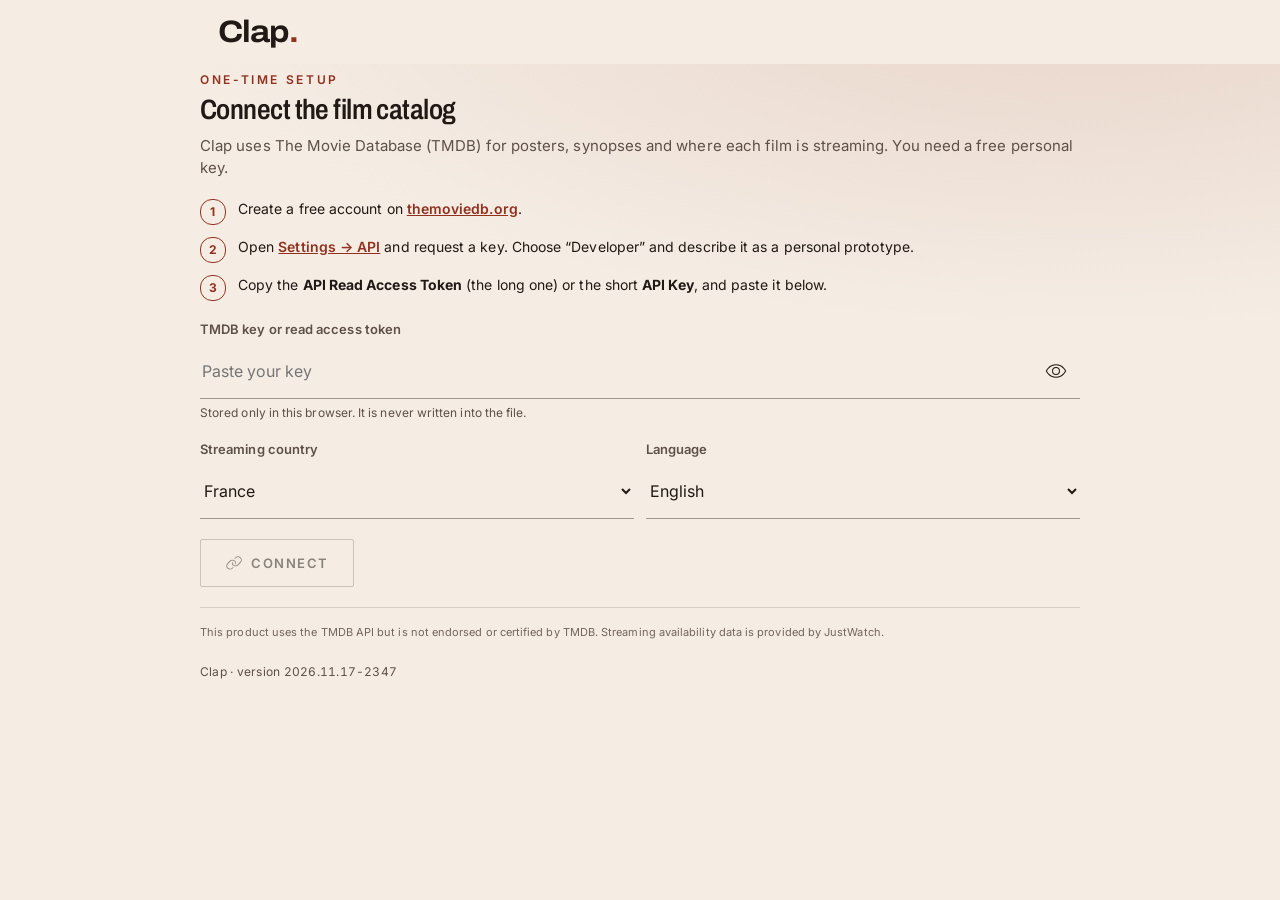
<file: index.html>
<!doctype html>
<html lang="en">
<head>
<meta charset="utf-8">
<meta name="viewport" content="width=device-width,initial-scale=1,maximum-scale=1,minimum-scale=1,user-scalable=no,viewport-fit=cover">
<title>Clap</title>
<link rel="manifest" href="manifest.webmanifest?v=3">
<link rel="icon" type="image/png" href="icon-192-v3.png">
<link rel="apple-touch-icon" href="apple-touch-icon-v3.png">
<meta name="theme-color" content="#f5ede4" media="(prefers-color-scheme: light)">
<meta name="theme-color" content="#130d0b" media="(prefers-color-scheme: dark)">
<meta name="mobile-web-app-capable" content="yes">
<meta name="apple-mobile-web-app-capable" content="yes">
<meta name="apple-mobile-web-app-title" content="Clap">
<meta name="apple-mobile-web-app-status-bar-style" content="default">
<link rel="preconnect" href="https://fonts.googleapis.com">
<link rel="preconnect" href="https://fonts.gstatic.com" crossorigin>
<link rel="preconnect" href="https://image.tmdb.org">
<link rel="stylesheet" href="https://fonts.googleapis.com/css2?family=Archivo:wdth,wght@62..125,400..800&family=Inter:wght@400..700&display=swap">
<style>
/* Clap — TMDB-connected prototype. Material 3 tokens, light + dark. */
:root{
  /* Cinema editorial, Brick. Dark-first like a theatre; light mode reads like a printed programme. */
  --bg:#130d0b; --s1:#1c1411; --s2:#271c18; --s3:#332520; --text:#f6ebe4; --muted:#c4b1a7; --faint:#9c8a80; --rule:rgba(246,235,228,.13); --rule-strong:rgba(246,235,228,.32); --amber:#ad4428; --amber-text:#f2a283; --on-amber:#ffffff; --focus:#f2a283; --danger:#ff8f7a; --danger-bg:#3d1712; --inv-accent:#913220; --page:#000000; --chip-ink:#f2a283; --veil:linear-gradient(to bottom,rgba(19,13,11,.15),rgba(19,13,11,0) 30%,rgba(19,13,11,.55) 70%,#130d0b); color-scheme:dark;
  --primary:var(--amber-text); --on-primary:var(--on-amber);
  --primary-container:var(--amber); --on-primary-container:var(--on-amber);
  --secondary-container:var(--s3); --on-secondary-container:var(--text);
  --tertiary-container:var(--amber); --on-tertiary-container:var(--on-amber);
  --error:var(--danger); --error-container:var(--danger-bg); --on-error-container:var(--danger);
  --surface:var(--bg); --surface-low:var(--s1); --surface-mid:var(--s1); --surface-high:var(--s2); --surface-highest:var(--s3);
  --on-surface:var(--text); --on-surface-variant:var(--muted);
  --outline:var(--rule-strong); --outline-variant:var(--rule);
  --inverse-surface:var(--text); --inverse-on-surface:var(--bg); --inverse-primary:var(--inv-accent);
  --shadow:none; --shadow-3:0 18px 40px rgba(0,0,0,.35);
  --font-ui:"Inter",system-ui,-apple-system,"Segoe UI",Roboto,sans-serif;
  --font-display:"Archivo",system-ui,-apple-system,"Segoe UI",Roboto,sans-serif;
  --font-serif:var(--font-display);
}
@media (prefers-color-scheme: light){ :root:not([data-theme="dark"]){ --bg:#f5ede4; --s1:#fffbf6; --s2:#ede1d4; --s3:#e2d2c2; --text:#211915; --muted:#5e5049; --faint:#72655d; --rule:rgba(33,25,21,.14); --rule-strong:rgba(33,25,21,.4); --amber:#913220; --amber-text:#913220; --on-amber:#ffffff; --focus:#913220; --danger:#a3321a; --danger-bg:#fbe3dc; --inv-accent:#f2a283; --page:#e8dccd; --chip-ink:#f2a283; --veil:linear-gradient(to bottom,rgba(245,237,228,.1),rgba(245,237,228,0) 30%,rgba(245,237,228,.6) 70%,#f5ede4); color-scheme:light; } }
:root[data-theme="light"]{ --bg:#f5ede4; --s1:#fffbf6; --s2:#ede1d4; --s3:#e2d2c2; --text:#211915; --muted:#5e5049; --faint:#72655d; --rule:rgba(33,25,21,.14); --rule-strong:rgba(33,25,21,.4); --amber:#913220; --amber-text:#913220; --on-amber:#ffffff; --focus:#913220; --danger:#a3321a; --danger-bg:#fbe3dc; --inv-accent:#f2a283; --page:#e8dccd; --chip-ink:#f2a283; --veil:linear-gradient(to bottom,rgba(245,237,228,.1),rgba(245,237,228,0) 30%,rgba(245,237,228,.6) 70%,#f5ede4); color-scheme:light; }
*{box-sizing:border-box}
html,body{height:100%;margin:0}
body{background:var(--page);color:var(--on-surface);font-family:var(--font-ui);font-size:14px;display:flex;justify-content:center;-webkit-font-smoothing:antialiased}
button,input,select{font:inherit;color:inherit}
button{cursor:pointer;-webkit-tap-highlight-color:transparent}
a{color:inherit}
img{max-width:100%}
[hidden]{display:none!important}
:focus-visible{outline:2px solid var(--primary);outline-offset:2px}
.ms{font-family:"Material Symbols Rounded";font-weight:normal;font-style:normal;font-size:24px;line-height:1;display:inline-block;white-space:nowrap;letter-spacing:normal;text-transform:none;direction:ltr;font-feature-settings:"liga";-webkit-font-feature-settings:"liga";font-variation-settings:"FILL" 0,"wght" 400,"GRAD" 0,"opsz" 24;user-select:none;flex:none;width:1em;overflow:hidden}
.ms.fill{font-variation-settings:"FILL" 1,"wght" 400,"GRAD" 0,"opsz" 24}
.g{padding-left:max(16px,env(safe-area-inset-left,0px));padding-right:max(16px,env(safe-area-inset-right,0px))}

#app{position:relative;width:100%;max-width:440px;height:100%;background:var(--surface);display:flex;flex-direction:column;overflow:hidden;padding-top:env(safe-area-inset-top,0px)}

/* Top app bar */
.topbar{display:flex;align-items:center;gap:4px;min-height:64px;padding-left:max(8px,env(safe-area-inset-left,0px));padding-right:max(8px,env(safe-area-inset-right,0px));background:var(--surface);flex:none;transition:background .2s}
.topbar.scrolled{background:var(--surface-mid)}
.topbar h1{flex:1;min-width:0;margin:0;font-size:22px;font-weight:450;line-height:28px;white-space:nowrap;overflow:hidden;text-overflow:ellipsis;padding-left:4px}
.brand{display:flex;align-items:center;gap:10px;flex:1;min-width:0;padding-left:6px}
.brand-mark{width:36px;height:36px;border-radius:12px;background:var(--primary);color:var(--on-primary);display:grid;place-items:center}
.brand-mark .ms{font-size:22px}
.brand b{font-family:var(--font-ui);font-weight:800;font-size:22px;letter-spacing:.14em;font-variation-settings:"wdth" 110}
.icon-btn{width:48px;height:48px;border-radius:50%;border:0;background:transparent;display:grid;place-items:center;color:var(--on-surface-variant);position:relative;flex:none}
.icon-btn:hover{background:color-mix(in srgb,var(--on-surface) 8%,transparent)}
.icon-btn:active{background:color-mix(in srgb,var(--on-surface) 12%,transparent)}

.view{flex:1;min-height:0;overflow-y:auto;overflow-x:hidden;overscroll-behavior:contain}

/* Buttons */
.btn{display:inline-flex;align-items:center;justify-content:center;gap:8px;height:40px;padding:0 20px;border-radius:20px;border:0;font-size:14px;font-weight:550;letter-spacing:.1px;white-space:nowrap;text-decoration:none}
.btn .ms{font-size:18px}
.btn.tonal{background:var(--secondary-container);color:var(--on-secondary-container)}
.btn.filled{background:var(--primary);color:var(--on-primary)}
.btn.outlined{background:transparent;border:1px solid var(--outline);color:var(--primary)}
.btn.text{background:transparent;color:var(--primary);padding:0 12px}
.btn:hover{filter:brightness(1.04);box-shadow:var(--shadow)}
.btn.text:hover{box-shadow:none;background:color-mix(in srgb,var(--primary) 8%,transparent)}
.btn[disabled]{opacity:.5;pointer-events:none}

/* Settings */
.hero{padding-block:8px 20px}
.eyebrow{margin:0 0 6px;font-size:12px;font-weight:600;letter-spacing:.8px;text-transform:uppercase;color:var(--primary)}
.hero h2{margin:0;font-size:32px;line-height:38px;font-weight:420;letter-spacing:-.3px;text-wrap:balance}
.hero p.sub{margin:8px 0 16px;color:var(--on-surface-variant);font-size:15px;line-height:22px;max-width:36ch}
.hero-actions{display:flex;gap:8px;flex-wrap:wrap}
.set{padding-block:18px;border-top:1px solid var(--outline-variant)}
.set-head{display:flex;align-items:baseline;justify-content:space-between;gap:12px;margin-bottom:4px}
.set h3{margin:0;font-size:16px;font-weight:600;line-height:24px}
.set .hint{margin:0 0 12px;font-size:13px;color:var(--on-surface-variant);line-height:18px}
.set .val{font-size:13px;color:var(--primary);font-weight:550;white-space:nowrap}

.mood-grid{display:grid;grid-template-columns:repeat(3,minmax(0,1fr));gap:8px}
.mood{display:flex;flex-direction:column;align-items:flex-start;justify-content:space-between;gap:10px;min-height:76px;padding:12px;border-radius:16px;border:1px solid var(--outline-variant);background:var(--surface-low);text-align:left;font-size:13px;font-weight:550;line-height:16px;color:var(--on-surface);transition:background .15s,border-color .15s}
.mood .ms{color:var(--on-surface-variant);font-size:22px}
.mood[aria-pressed="true"]{background:var(--primary-container);border-color:transparent;color:var(--on-primary-container)}
.mood[aria-pressed="true"] .ms{color:var(--on-primary-container);font-variation-settings:"FILL" 1,"wght" 400,"GRAD" 0,"opsz" 24}

.chips{display:flex;flex-wrap:wrap;gap:8px}
.chip{display:inline-flex;align-items:center;gap:6px;height:32px;padding:0 14px;border-radius:8px;border:1px solid var(--outline-variant);background:transparent;color:var(--on-surface-variant);font-size:14px;font-weight:500;white-space:nowrap;max-width:100%}
.chip .ms{font-size:18px}
.chip img{width:20px;height:20px;border-radius:5px;flex:none}
.chip span.n{overflow:hidden;text-overflow:ellipsis}
.chip.has-logo{padding-left:6px}
.chip:hover{background:color-mix(in srgb,var(--on-surface) 6%,transparent)}
.chip[aria-pressed="true"]{background:var(--secondary-container);color:var(--on-secondary-container);border-color:transparent}
.chip.plain[aria-pressed="true"]{padding-left:8px}
.chip.ghost{border-style:dashed;color:var(--primary)}

.seg{display:flex;border:1px solid var(--outline);border-radius:20px;overflow:hidden}
.seg button{flex:1 1 0;min-width:0;height:40px;border:0;border-left:1px solid var(--outline);background:transparent;display:flex;align-items:center;justify-content:center;gap:4px;font-size:13px;font-weight:550;padding:0 4px;color:var(--on-surface)}
.seg button:first-child{border-left:0}
.seg button .ms{font-size:18px}
.seg button[aria-pressed="true"]{background:var(--secondary-container);color:var(--on-secondary-container)}
.seg.tall button{height:56px;flex-direction:column;gap:2px;font-size:12px}
.seg.tall button .ms{font-size:20px}

.slider{-webkit-appearance:none;appearance:none;width:100%;height:28px;background:transparent;margin:0;--fill:50%}
.slider::-webkit-slider-runnable-track{height:6px;border-radius:3px;background:linear-gradient(to right,var(--primary) var(--fill),var(--secondary-container) var(--fill))}
.slider::-moz-range-track{height:6px;border-radius:3px;background:var(--secondary-container)}
.slider::-moz-range-progress{height:6px;border-radius:3px;background:var(--primary)}
.slider::-webkit-slider-thumb{-webkit-appearance:none;width:20px;height:20px;border-radius:50%;background:var(--primary);margin-top:-7px;border:0;transition:box-shadow .15s}
.slider::-moz-range-thumb{width:20px;height:20px;border-radius:50%;background:var(--primary);border:0}
.slider:active::-webkit-slider-thumb{box-shadow:0 0 0 10px color-mix(in srgb,var(--primary) 16%,transparent)}
.ticks{display:flex;justify-content:space-between;margin-top:4px;font-size:11px;color:var(--on-surface-variant);line-height:14px}
.ticks span.on{color:var(--primary);font-weight:650}
.fame-note{margin:10px 0 0;font-size:13px;color:var(--on-surface-variant);line-height:18px;min-height:36px}

.dual{position:relative;height:28px;--a:0%;--b:100%}
.dual-track{position:absolute;left:0;right:0;top:11px;height:6px;border-radius:3px;background:linear-gradient(to right,var(--secondary-container) var(--a),var(--primary) var(--a),var(--primary) var(--b),var(--secondary-container) var(--b))}
.dual input{position:absolute;inset:0;pointer-events:none}
.dual input::-webkit-slider-runnable-track{background:transparent}
.dual input::-moz-range-track{background:transparent}
.dual input::-moz-range-progress{background:transparent}
.dual input::-webkit-slider-thumb{pointer-events:auto}
.dual input::-moz-range-thumb{pointer-events:auto}
.era-read{display:flex;justify-content:space-between;font-size:13px;color:var(--on-surface-variant);margin-top:4px;font-variant-numeric:tabular-nums}
.sub-label{font-size:13px;font-weight:600;color:var(--on-surface-variant);margin:16px 0 8px}

.switch-row{display:flex;align-items:center;gap:16px;margin-top:16px;padding:12px 16px;border-radius:16px;background:var(--surface-low)}
.switch-row div{flex:1;min-width:0}
.switch-row b{display:block;font-size:14px;font-weight:600}
.switch-row small{font-size:12px;color:var(--on-surface-variant)}
.switch{position:relative;width:52px;height:32px;border-radius:16px;border:2px solid var(--outline);background:var(--surface-highest);flex:none;padding:0;transition:background .2s,border-color .2s}
.switch::after{content:"";position:absolute;top:50%;left:6px;width:16px;height:16px;border-radius:50%;background:var(--outline);transform:translateY(-50%);transition:all .2s}
.switch[aria-checked="true"]{background:var(--primary);border-color:var(--primary)}
.switch[aria-checked="true"]::after{left:24px;width:24px;height:24px;background:var(--on-primary)}

.acc-btn{width:100%;display:flex;align-items:center;gap:12px;background:transparent;border:0;padding:0;text-align:left}
.acc-btn div{flex:1;min-width:0}
.acc-btn h3{margin:0}
.acc-btn small{display:block;font-size:13px;color:var(--on-surface-variant);margin-top:2px;line-height:18px}
.acc-btn .ms{transition:transform .2s;color:var(--on-surface-variant)}
.acc-btn[aria-expanded="true"] .ms{transform:rotate(180deg)}
.acc-panel{padding-top:4px}
.fineprint{margin:0;padding-block:16px 4px;font-size:11px;line-height:16px;color:var(--on-surface-variant);border-top:1px solid var(--outline-variant)}

.bottom-cta{position:sticky;bottom:0;display:flex;align-items:center;gap:12px;padding-block:12px 16px;background:linear-gradient(to bottom,transparent,var(--surface) 22%);margin-top:8px}
.bottom-cta .count{flex:1;min-width:0;font-size:12px;color:var(--on-surface-variant);line-height:16px}
.bottom-cta .count b{display:block;font-size:15px;color:var(--on-surface);font-weight:650;font-variant-numeric:tabular-nums}
.fab{display:inline-flex;align-items:center;gap:12px;height:56px;padding:0 20px 0 16px;border-radius:16px;border:0;background:var(--primary-container);color:var(--on-primary-container);font-size:15px;font-weight:600;box-shadow:var(--shadow-3);white-space:nowrap}
.fab:hover{filter:brightness(1.03)}

/* Setup */
.setup{padding-block:8px 32px;display:flex;flex-direction:column;gap:20px}
.setup h2{margin:0;font-size:28px;line-height:34px;font-weight:420;text-wrap:balance}
.setup p.sub{margin:8px 0 0;color:var(--on-surface-variant);font-size:15px;line-height:22px}
.steps{list-style:none;margin:0;padding:0;display:flex;flex-direction:column;gap:12px;counter-reset:s}
.steps li{display:flex;gap:12px;font-size:14px;line-height:20px;counter-increment:s}
.steps li::before{content:counter(s);flex:none;width:24px;height:24px;border-radius:12px;background:var(--secondary-container);color:var(--on-secondary-container);font-size:12px;font-weight:700;display:grid;place-items:center}
.steps a{color:var(--primary);font-weight:600}
.field{display:flex;flex-direction:column;gap:6px}
.field label{font-size:13px;font-weight:600;color:var(--on-surface-variant)}
.input-wrap{display:flex;align-items:center;border:1px solid var(--outline);border-radius:4px;background:transparent;min-height:56px;padding-left:16px}
.input-wrap:focus-within{border:2px solid var(--primary);padding-left:15px}
.input-wrap input,.input-wrap select{flex:1;min-width:0;border:0;background:transparent;outline:0;font-size:16px;height:52px;color:var(--on-surface)}
.input-wrap select{padding-right:12px}
.input-wrap select option{background:var(--surface);color:var(--on-surface)}
.field small{font-size:12px;color:var(--on-surface-variant);line-height:16px}
.row2{display:grid;grid-template-columns:1fr 1fr;gap:12px}
.alert{display:flex;gap:10px;padding:12px 14px;border-radius:12px;background:var(--error-container);color:var(--on-error-container);font-size:14px;line-height:20px}
.alert .ms{font-size:20px}
.setup-actions{display:flex;gap:8px;flex-wrap:wrap;align-items:center}
.setup-actions .btn.filled{height:48px;border-radius:24px;padding:0 24px}

/* Results */
.sum-chips{display:flex;gap:8px;overflow-x:auto;scrollbar-width:none;padding-block:4px 8px}
.sum-chips::-webkit-scrollbar{display:none}
.assist{display:inline-flex;align-items:center;gap:6px;height:32px;padding:0 12px;border-radius:8px;border:1px solid var(--outline-variant);background:var(--surface-low);font-size:13px;font-weight:500;white-space:nowrap;color:var(--on-surface)}
.assist .ms{font-size:18px;color:var(--primary)}
.round-head{display:flex;align-items:flex-end;justify-content:space-between;gap:12px;padding-block:8px 4px}
.round-head h2{margin:0;font-size:20px;font-weight:500;line-height:26px}
.round-head p{margin:2px 0 0;font-size:12px;color:var(--on-surface-variant);font-variant-numeric:tabular-nums}
.round-head .pos{font-size:13px;font-weight:600;color:var(--on-surface-variant);font-variant-numeric:tabular-nums;white-space:nowrap}
.round-pill{display:inline-flex;align-items:center;gap:4px;height:24px;padding:0 10px;border-radius:12px;background:var(--tertiary-container);color:var(--on-tertiary-container);font-size:12px;font-weight:600;margin-bottom:6px}
.round-pill .ms{font-size:16px}

.carousel{display:flex;gap:12px;overflow-x:auto;scroll-snap-type:x mandatory;padding:10px 19% 16px;scrollbar-width:none;scroll-behavior:smooth}
.carousel::-webkit-scrollbar{display:none}
.card{flex:0 0 62%;scroll-snap-align:center;border-radius:28px;background:var(--surface-low);border:1px solid var(--outline-variant);overflow:hidden;display:flex;flex-direction:column;transform:scale(.93);opacity:.6;transition:transform .3s cubic-bezier(.2,0,0,1),opacity .3s;min-width:0}
.card.active{transform:scale(1);opacity:1;box-shadow:var(--shadow)}
.card-poster{position:relative;touch-action:pan-x;cursor:grab;user-select:none;-webkit-user-select:none}
.match{position:absolute;top:12px;left:12px;height:28px;padding:0 10px;border-radius:14px;background:var(--tertiary-container);color:var(--on-tertiary-container);display:flex;align-items:center;gap:4px;font-size:12px;font-weight:700;font-variant-numeric:tabular-nums;z-index:2}
.match .ms{font-size:16px}
.fav-btn{position:absolute;top:8px;right:8px;z-index:2;width:44px;height:44px;border-radius:50%;border:0;background:rgba(10,10,14,.5);color:#fff;display:grid;place-items:center;backdrop-filter:blur(6px);-webkit-backdrop-filter:blur(6px)}
.fav-btn[aria-pressed="true"] .ms{color:#FFB4AB;font-variation-settings:"FILL" 1,"wght" 400,"GRAD" 0,"opsz" 24}
.card-body{padding:14px 16px 10px;display:flex;flex-direction:column;gap:4px;min-width:0}
.card-title{margin:0;font-size:19px;font-weight:600;line-height:24px;text-wrap:balance}
.card-meta{margin:0;font-size:13px;color:var(--on-surface-variant);line-height:18px}
.card-meta b{font-weight:600;color:var(--on-surface);font-variant-numeric:tabular-nums}
.card-plats{display:flex;gap:4px;margin-top:6px;align-items:center;min-height:22px}
.card-plats img{width:22px;height:22px;border-radius:6px}
.card-plats small{font-size:12px;color:var(--on-surface-variant);margin-left:4px}
.desc{margin:6px 0 0;font-size:14px;line-height:20px;color:var(--on-surface-variant);display:-webkit-box;-webkit-line-clamp:2;-webkit-box-orient:vertical;overflow:hidden}
.desc.open{-webkit-line-clamp:unset;display:block}
.more{align-self:flex-start;display:inline-flex;align-items:center;gap:2px;border:0;background:transparent;color:var(--primary);font-size:13px;font-weight:600;padding:6px 0;margin-top:-2px}
.more .ms{font-size:18px;transition:transform .2s}
.more[aria-expanded="true"] .ms{transform:rotate(180deg)}
.handle{display:flex;flex-direction:column;align-items:center;border:0;background:transparent;color:var(--on-surface-variant);font-size:11px;font-weight:600;letter-spacing:.3px;padding:6px 0 4px;border-top:1px solid var(--outline-variant);margin-top:6px}
.handle .ms{font-size:22px;animation:nudge 2.4s ease-in-out infinite}
@keyframes nudge{0%,70%,100%{transform:translateY(0)}80%{transform:translateY(4px)}90%{transform:translateY(0)}}
.dots{display:flex;justify-content:center;gap:6px;padding-bottom:4px}
.dots i{width:6px;height:6px;border-radius:3px;background:var(--outline-variant);transition:width .2s,background .2s}
.dots i.on{width:18px;background:var(--primary)}
.refresh-row{display:flex;flex-direction:column;align-items:center;gap:6px;padding-block:14px 24px;text-align:center}
.refresh-row p{margin:0;font-size:12px;color:var(--on-surface-variant);max-width:30ch;line-height:16px}

.loading{padding-block:48px;display:flex;flex-direction:column;align-items:center;gap:16px;text-align:center}
.lin{width:60%;height:4px;border-radius:2px;background:var(--secondary-container);overflow:hidden;position:relative}
.lin::after{content:"";position:absolute;inset:0;width:40%;border-radius:2px;background:var(--primary);animation:lin 1s cubic-bezier(.4,0,.2,1) infinite}
@keyframes lin{from{transform:translateX(-100%)}to{transform:translateX(250%)}}
.loading p{margin:0;font-size:14px;color:var(--on-surface-variant)}
.empty{display:flex;flex-direction:column;align-items:center;text-align:center;gap:10px;padding-block:56px 24px}
.empty .halo{width:88px;height:88px;border-radius:28px;background:var(--surface-high);display:grid;place-items:center;color:var(--primary);margin-bottom:6px}
.empty .halo .ms{font-size:40px}
.empty h2{margin:0;font-size:20px;font-weight:550}
.empty p{margin:0 0 8px;font-size:14px;color:var(--on-surface-variant);max-width:32ch;line-height:20px}

/* Posters */
.pimg{position:relative;aspect-ratio:2/3;width:100%;background:var(--surface-high);overflow:hidden;display:block}
.pimg img{position:absolute;inset:0;width:100%;height:100%;object-fit:cover;display:block;-webkit-user-drag:none}
.pimg .pfb{position:absolute;inset:0;display:none;align-items:flex-end;padding:10%;font-family:var(--font-serif);font-style:italic;font-size:22px;line-height:1.05;color:var(--on-surface-variant)}
.pimg.broken img{display:none}
.pimg.broken .pfb,.pimg.none .pfb{display:flex}
.pimg.mini .pfb{font-size:13px;padding:8%}

/* Favorites */
.list{display:flex;flex-direction:column;padding-block:4px 24px}
.item{display:flex;align-items:center;gap:8px;padding:10px 0;border-bottom:1px solid var(--outline-variant)}
.item-open{display:flex;align-items:center;gap:14px;flex:1;min-width:0;border:0;background:transparent;text-align:left;padding:0}
.item .thumb{width:56px;flex:none;border-radius:8px;overflow:hidden}
.item-txt{flex:1;min-width:0}
.item-txt b{display:block;font-size:16px;font-weight:550;line-height:22px;white-space:nowrap;overflow:hidden;text-overflow:ellipsis}
.item-txt small{display:block;font-size:13px;color:var(--on-surface-variant);line-height:18px;white-space:nowrap;overflow:hidden;text-overflow:ellipsis}
.fav-count{font-size:13px;color:var(--on-surface-variant);margin:0 0 4px}

/* Navigation bar */
.navbar{display:flex;background:var(--surface-mid);flex:none;padding-bottom:env(safe-area-inset-bottom,0px)}
.nav-item{flex:1;display:flex;flex-direction:column;align-items:center;gap:4px;padding:12px 0 14px;border:0;background:transparent;font-size:12px;font-weight:550;color:var(--on-surface-variant)}
.nav-ind{position:relative;width:64px;height:32px;border-radius:16px;display:grid;place-items:center;transition:background .2s}
.nav-item[aria-current="page"]{color:var(--on-surface)}
.nav-item[aria-current="page"] .nav-ind{background:var(--secondary-container);color:var(--on-secondary-container)}
.nav-item[aria-current="page"] .ms{font-variation-settings:"FILL" 1,"wght" 400,"GRAD" 0,"opsz" 24}
.badge{position:absolute;top:0;left:36px;min-width:16px;height:16px;padding:0 4px;border-radius:8px;background:var(--error);color:#fff;font-size:11px;font-weight:700;line-height:16px;text-align:center;font-variant-numeric:tabular-nums}
:root[data-theme="dark"] .badge{color:#410002}

/* Detail sheet: drops in from the top, swipe up to close */
.detail{position:absolute;inset:0;z-index:30;background:var(--surface);display:flex;flex-direction:column;transform:translateY(-104%);transition:transform .38s cubic-bezier(.2,0,0,1);box-shadow:0 10px 30px rgba(0,0,0,.25);visibility:hidden}
.detail.open{transform:translateY(0);visibility:visible}
.detail .dbar{position:absolute;top:0;left:0;right:0;z-index:3;display:flex;align-items:center;padding:max(8px,env(safe-area-inset-top,0px)) 8px 8px;touch-action:none}
.detail .dbar .icon-btn{background:rgba(10,10,14,.5);color:#fff;backdrop-filter:blur(6px);-webkit-backdrop-filter:blur(6px);width:44px;height:44px}
.detail-scroll{flex:1;min-height:0;overflow-y:auto;overscroll-behavior:contain}
.d-backdrop{position:relative;aspect-ratio:16/10;background:var(--surface-high);overflow:hidden}
.d-backdrop img{width:100%;height:100%;object-fit:cover;display:block}
.d-backdrop::after{content:"";position:absolute;inset:0;background:linear-gradient(to bottom,rgba(0,0,0,.35),transparent 35%,transparent 55%,var(--surface))}
.d-head{display:flex;gap:16px;align-items:flex-end;margin-top:-72px;position:relative;z-index:1}
.d-poster{width:116px;flex:none;border-radius:12px;overflow:hidden;box-shadow:var(--shadow-3)}
.d-title{min-width:0;padding-bottom:2px}
.d-title .match{position:static;display:inline-flex;margin-bottom:8px}
.d-title h2{margin:0;font-size:24px;line-height:30px;font-weight:600;text-wrap:balance}
.d-title .orig{margin:4px 0 0;font-size:13px;color:var(--on-surface-variant);font-style:italic}
.d-by{margin:14px 0 0;font-size:14px}
.d-by b{font-weight:600}
.tagline{margin:6px 0 0;font-family:var(--font-serif);font-style:italic;font-size:19px;line-height:24px;color:var(--on-surface-variant)}
.facts{display:flex;flex-wrap:wrap;gap:6px 14px;margin-top:14px;padding-bottom:16px;font-size:13px;color:var(--on-surface-variant);font-variant-numeric:tabular-nums}
.facts span{display:inline-flex;align-items:center;gap:4px}
.facts .ms{font-size:16px}
.d-sec{padding-block:16px;border-top:1px solid var(--outline-variant)}
.d-sec h3{margin:0 0 10px;font-size:14px;font-weight:650;letter-spacing:.2px}
.d-sec p{margin:0;font-size:15px;line-height:22px;max-width:62ch}
.d-sec p.muted{color:var(--on-surface-variant);font-size:14px}
.why{list-style:none;margin:0;padding:0;display:flex;flex-direction:column;gap:8px}
.why li{display:flex;gap:10px;font-size:14px;line-height:20px}
.why .ms{font-size:20px;color:var(--primary)}
.watch{display:flex;flex-direction:column;gap:8px}
.wrow{display:flex;align-items:center;gap:12px;padding:10px 12px;border-radius:16px;background:var(--surface-low);border:1px solid var(--outline-variant)}
.wrow.mine{background:var(--primary-container);border-color:transparent;color:var(--on-primary-container)}
.wav{width:40px;height:40px;border-radius:10px;background:var(--surface-highest);display:grid;place-items:center;flex:none;color:var(--on-surface-variant);overflow:hidden}
.wav img{width:100%;height:100%;object-fit:cover}
.wtxt{flex:1;min-width:0}
.wtxt b{display:block;font-size:15px;font-weight:600;white-space:nowrap;overflow:hidden;text-overflow:ellipsis}
.wtxt small{font-size:12px;opacity:.85;display:block;line-height:16px}
.wrow .btn{height:36px;padding:0 14px}
.note{font-size:12px;color:var(--on-surface-variant);margin:12px 0 0;line-height:16px;display:flex;gap:6px}
.note .ms{font-size:16px}
.d-bottom{flex:none;display:flex;flex-direction:column;background:var(--surface-mid);padding-bottom:max(12px,env(safe-area-inset-bottom,0px))}
.d-grab{display:flex;flex-direction:column;align-items:center;border:0;background:transparent;color:var(--on-surface-variant);font-size:11px;font-weight:600;padding:6px 0 2px;touch-action:none;cursor:grab}
.d-grab i{width:32px;height:4px;border-radius:2px;background:var(--outline);margin-bottom:4px}
.d-actions{display:flex;gap:8px;padding-top:8px}
.d-actions .btn{height:48px;border-radius:24px;flex:1;min-width:0}
.d-actions .btn span:last-child{overflow:hidden;text-overflow:ellipsis}

.snack{position:absolute;left:12px;right:12px;top:calc(env(safe-area-inset-top,0px) + 10px);z-index:60;display:flex;align-items:center;gap:8px;min-height:48px;padding:6px 8px 6px 16px;border-radius:6px;background:var(--inverse-surface);color:var(--inverse-on-surface);font-size:14px;box-shadow:var(--shadow-3);transform:translateY(-16px);opacity:0;pointer-events:none;transition:all .2s}
.snack.show{transform:none;opacity:1;pointer-events:auto}
.snack span{flex:1;min-width:0}
.snack button{border:0;background:transparent;color:var(--inverse-primary);font-weight:650;font-size:14px;padding:8px 12px;border-radius:20px}

/* Search */
.search-wrap{position:sticky;top:0;z-index:2;background:var(--surface);padding-block:4px 12px}
.searchbar{display:flex;align-items:center;gap:8px;height:56px;border-radius:28px;background:var(--surface-high);padding:0 4px 0 16px;color:var(--on-surface-variant)}
.searchbar:focus-within{outline:2px solid var(--primary)}
.searchbar input{flex:1;min-width:0;border:0;background:transparent;outline:0;font-size:16px;color:var(--on-surface);height:100%}
.searchbar input::-webkit-search-cancel-button{display:none}
.sec-title{margin:4px 0 2px;font-size:14px;font-weight:650;color:var(--on-surface-variant)}
.item-txt .orig{font-style:italic}
.item-txt .rate{display:inline-flex;align-items:center;gap:3px;font-variant-numeric:tabular-nums}
.item-txt .rate .ms{font-size:14px;color:var(--primary)}
.item .icon-btn[data-addlist]{color:var(--primary)}
.more-row{display:flex;justify-content:center;padding-block:8px 24px}
.card-head{display:flex;align-items:flex-start;gap:4px}
.card-head .card-title{flex:1;min-width:0}
.icon-btn.sm{width:40px;height:40px;margin:-8px -8px 0 0;color:var(--primary)}

/* Lists */
.lists-head{display:flex;align-items:flex-end;justify-content:space-between;gap:12px;padding-block:8px 16px}
.lists-head h2{margin:0;font-size:24px;font-weight:500;line-height:30px}
.lists-head p{margin:2px 0 0;font-size:13px;color:var(--on-surface-variant)}
.list-grid{display:grid;grid-template-columns:repeat(2,minmax(0,1fr));gap:12px;padding-bottom:24px}
.lcard{display:flex;flex-direction:column;gap:2px;text-align:left;border:1px solid var(--outline-variant);background:var(--surface-low);border-radius:20px;padding:8px 8px 12px;min-width:0}
.lcard:hover{background:var(--surface-mid)}
.collage{display:grid;grid-template-columns:repeat(3,1fr);gap:3px;border-radius:14px;overflow:hidden;aspect-ratio:3/2;margin-bottom:8px}
.collage img,.collage .cph{width:100%;height:100%;object-fit:cover;display:grid;place-items:center;background:var(--surface-highest);color:var(--primary)}
.lname{display:flex;align-items:center;gap:6px;font-size:15px;font-weight:600;padding:0 4px;min-width:0}
.lname .ms{font-size:18px;color:var(--primary)}
.lname .t{overflow:hidden;text-overflow:ellipsis;white-space:nowrap}
.lcount{font-size:12px;color:var(--on-surface-variant);padding:0 4px;font-variant-numeric:tabular-nums}

/* Bottom sheet + dialog */
.scrim{position:absolute;inset:0;z-index:45;background:rgba(0,0,0,.4)}
.scrim.top{z-index:54}
.sheet{position:absolute;left:0;right:0;bottom:0;z-index:50;background:var(--surface-low);border-radius:28px 28px 0 0;padding:0 0 max(16px,env(safe-area-inset-bottom,0px));max-height:80%;display:flex;flex-direction:column;transform:translateY(100%);transition:transform .3s cubic-bezier(.2,0,0,1);box-shadow:var(--shadow-3)}
.sheet.open{transform:none}
.sheet.tall{height:80%}
.sheet.tall .sheet-lists{flex:1}
.sheet.tall .sheet-film{white-space:normal}
.searchbar.compact{height:48px;margin:4px 0 8px}
.wav.sm{width:32px;height:32px;border-radius:8px}
.sheet-empty{padding:24px;text-align:center;color:var(--on-surface-variant);font-size:14px}
.sheet-handle{display:block;width:32px;height:4px;border-radius:2px;background:var(--outline);margin:16px auto}
.sheet h2{margin:0;font-size:22px;font-weight:450;line-height:28px}
.sheet-film{margin:2px 0 8px;font-size:14px;color:var(--on-surface-variant);white-space:nowrap;overflow:hidden;text-overflow:ellipsis}
.sheet-lists{overflow-y:auto;display:flex;flex-direction:column;min-height:0}
.srow,.sheet-new{display:flex;align-items:center;gap:16px;min-height:56px;padding:8px 24px;border:0;background:transparent;text-align:left;width:100%;color:var(--on-surface)}
.srow:hover,.sheet-new:hover{background:color-mix(in srgb,var(--on-surface) 6%,transparent)}
.srow>.ms{color:var(--on-surface-variant)}
.srow[aria-checked="true"]>.ms{color:var(--primary)}
.srow .lbl{flex:1;min-width:0;font-size:16px;line-height:22px;overflow:hidden;text-overflow:ellipsis}
.srow small{display:block;font-size:12px;line-height:16px;color:var(--on-surface-variant)}
.cbox{width:20px;height:20px;border-radius:3px;border:2px solid var(--on-surface-variant);display:grid;place-items:center;flex:none}
.cbox .ms{font-size:16px}
.srow[aria-checked="true"] .cbox{background:var(--primary);border-color:var(--primary);color:var(--on-primary)}
.sheet-new{border-top:1px solid var(--outline-variant);color:var(--primary);font-weight:600;font-size:15px}
.sheet-foot{display:flex;justify-content:flex-end;padding-top:8px}
.dialog{position:absolute;left:24px;right:24px;top:50%;transform:translateY(-50%);z-index:55;background:var(--surface-high);border-radius:28px;padding:24px;display:flex;flex-direction:column;gap:12px;box-shadow:var(--shadow-3)}
.dialog h2{margin:0;font-size:24px;font-weight:400;line-height:32px;text-wrap:balance}
.dialog p{margin:0;font-size:14px;line-height:20px;color:var(--on-surface-variant)}
.dialog small{font-size:12px;color:var(--error);min-height:16px;margin-top:-6px}
.dlg-actions{display:flex;justify-content:flex-end;gap:8px}
.btn.text.danger{color:var(--error)}
.btn.text.danger:hover{background:color-mix(in srgb,var(--error) 8%,transparent)}


/* ================= Cinema editorial ================= */
body{letter-spacing:.005em}
:focus-visible{outline:2px solid var(--focus);outline-offset:3px}
svg.ms{width:1em;height:1em;font-size:22px;fill:currentColor;display:inline-block;flex:none}
.caps,.eyebrow,.set .val,.ticks,.sub-label,.round-head p,.card-meta,.facts,.lcount,.sec-title,.fav-count,.d-sec h3,.nav-item,.fineprint,.count span,.match,.round-pill{font-family:var(--font-ui);font-stretch:85%}
h1,h2,.hero h2,.card-title,.d-title h2,.empty h2,.lists-head h2,.sheet h2,.dialog h2,.round-head h2,.setup h2,.set h3,.item-txt b,.lname,.tagline{font-family:var(--font-display);font-optical-sizing:auto}
.topbar{border-bottom:1px solid transparent}
.topbar.scrolled{background:var(--surface);border-bottom-color:var(--rule)}
.topbar h1{font-size:22px;font-weight:500;letter-spacing:-.01em}
.brand-mark{display:none}
.brand b::after{content:".";color:var(--amber);font-style:normal}
.brand{padding-left:10px}
.brand b{font-family:var(--font-display);font-weight:600;font-style:italic;font-size:30px;letter-spacing:-.02em;text-transform:lowercase;display:inline-block;color:var(--text)}
.brand b::first-letter{text-transform:uppercase}
.icon-btn{border-radius:50%;color:var(--text)}
.icon-btn:hover{background:var(--s2)}
.btn{height:44px;border-radius:2px;padding:0 18px;font-weight:600;font-size:13px;letter-spacing:.12em;text-transform:uppercase;font-stretch:90%}
.btn:hover{filter:none;box-shadow:none}
.btn.filled{background:var(--amber);color:var(--on-amber)}
.btn.filled:hover{background:color-mix(in srgb,var(--amber) 88%,#fff)}
.btn.tonal,.btn.outlined{background:transparent;border:1px solid var(--rule-strong);color:var(--text)}
.btn.tonal:hover,.btn.outlined:hover{border-color:var(--text)}
.btn.text{color:var(--text);padding:0 8px}
.btn.text:hover{background:transparent;color:var(--amber-text)}
.btn.text.danger{color:var(--danger)}
.eyebrow{color:var(--amber-text);font-weight:600;font-size:12px;letter-spacing:.22em}
.hero{padding-block:12px 28px}
.hero h2{font-size:44px;line-height:44px;font-weight:400;letter-spacing:-.03em}
.hero h2 em{font-style:italic;font-weight:300;color:var(--amber-text)}
.hero p.sub,.setup p.sub{font-size:15px;color:var(--muted)}
.set{border-top:1px solid var(--rule);padding-block:22px}
.set h3{font-size:22px;font-weight:400;letter-spacing:-.01em;line-height:28px}
.set .val{color:var(--amber-text);font-size:11px;font-weight:600;letter-spacing:.18em;text-transform:uppercase}
.set .hint{color:var(--muted)}
.mood-grid{gap:1px;background:var(--rule);border:1px solid var(--rule)}
.mood{border:0;border-radius:0;background:var(--surface);min-height:84px;font-family:var(--font-display);font-size:16px;font-weight:400;color:var(--text)}
.mood .ms{color:var(--muted);font-size:24px}
.mood:hover{background:var(--s1)}
.mood[aria-pressed="true"]{background:var(--amber);color:var(--on-amber)}
.mood[aria-pressed="true"] .ms{color:var(--on-amber)}
.chip{border:1px solid var(--rule-strong);border-radius:999px;background:transparent;color:var(--text);font-weight:500;height:34px}
.chip:hover{border-color:var(--text);background:transparent}
.chip[aria-pressed="true"]{background:var(--amber);color:var(--on-amber);border-color:var(--amber)}
.chip.ghost{border-style:dashed;color:var(--amber-text);border-color:var(--amber-text)}
.chip img{border-radius:50%}
.seg{border:0;border-bottom:1px solid var(--rule);border-radius:0;gap:4px}
.seg button,.seg button:first-child{border:0;border-radius:0;color:var(--muted);font-weight:500;position:relative}
.seg button[aria-pressed="true"]{background:transparent;color:var(--text)}
.seg button[aria-pressed="true"]::after{content:"";position:absolute;left:12%;right:12%;bottom:-1px;height:2px;background:var(--amber)}
.seg button[aria-pressed="true"] .ms{color:var(--amber-text)}
.slider::-webkit-slider-runnable-track{height:2px;border-radius:0;background:linear-gradient(to right,var(--amber) var(--fill),var(--rule-strong) var(--fill))}
.slider::-moz-range-track{height:2px;background:var(--rule-strong)}
.slider::-moz-range-progress{height:2px;background:var(--amber)}
.slider::-webkit-slider-thumb{width:18px;height:18px;margin-top:-8px;background:var(--amber);box-shadow:0 0 0 4px var(--bg)}
.slider::-moz-range-thumb{width:18px;height:18px;background:var(--amber);box-shadow:0 0 0 4px var(--bg)}
.dual-track{top:13px;height:2px;border-radius:0;background:linear-gradient(to right,var(--rule-strong) var(--a),var(--amber) var(--a),var(--amber) var(--b),var(--rule-strong) var(--b))}
.ticks{text-transform:uppercase;letter-spacing:.14em;font-size:10px}
.ticks span.on{color:var(--amber-text);font-weight:700}
.fame-note{font-family:var(--font-display);font-style:italic;font-size:16px;color:var(--text)}
.switch{width:46px;height:26px;border:1px solid var(--rule-strong);background:transparent}
.switch::after{left:4px;width:16px;height:16px;background:var(--muted)}
.switch[aria-checked="true"]{background:var(--amber);border-color:var(--amber)}
.switch[aria-checked="true"]::after{left:24px;width:16px;height:16px;background:var(--on-amber)}
.switch-row{background:transparent;border:0;border-top:1px solid var(--rule);border-radius:0;padding:14px 0 0;margin-top:18px}
.sub-label{text-transform:uppercase;letter-spacing:.16em;font-size:11px;color:var(--muted)}
.acc-btn h3{font-size:22px}
.fineprint{border-top:1px solid var(--rule);color:var(--faint)}
.bottom-cta{background:var(--surface);border-top:1px solid var(--rule);padding-block:12px;margin-top:0}
.bottom-cta .count b{font-family:var(--font-display);font-size:20px;font-weight:500}
.bottom-cta .count span{text-transform:uppercase;letter-spacing:.12em;font-size:10px}
.fab{height:50px;border-radius:2px;padding:0 22px 0 18px;background:var(--amber);color:var(--on-amber);box-shadow:0 10px 28px color-mix(in srgb,var(--amber) 40%,transparent);font-size:13px;font-weight:700;letter-spacing:.14em;text-transform:uppercase;font-stretch:90%}
.fab:hover{filter:none}
.steps li::before{background:transparent;border:1px solid var(--amber-text);color:var(--amber-text);font-family:var(--font-display)}
.steps a{color:var(--amber-text)}
.input-wrap{border:0;border-bottom:1px solid var(--rule-strong);border-radius:0;background:transparent;padding-left:0}
.input-wrap:focus-within{border:0;border-bottom:2px solid var(--amber);padding-left:0}
.alert{border-radius:2px}
.assist{border:1px solid var(--rule);border-radius:999px;background:transparent;color:var(--text);font-weight:500}
.assist .ms{color:var(--amber-text)}
.round-head{padding-block:12px 4px}
.round-head h2{font-size:26px;font-weight:400;letter-spacing:-.02em}
.round-head p{text-transform:uppercase;letter-spacing:.14em;font-size:10px}
.round-pill{background:transparent;color:var(--amber-text);border:1px solid var(--amber-text);border-radius:999px;text-transform:uppercase;letter-spacing:.12em;font-size:10px}
.card{background:transparent;border:0;border-radius:0;opacity:.45}
.card.active{opacity:1;box-shadow:none}
.card-poster{border-radius:6px;overflow:hidden;box-shadow:var(--shadow-3)}
.card-body{padding:14px 2px 8px}
.card-title{font-size:24px;font-weight:500;line-height:26px;letter-spacing:-.02em}
.card-meta{text-transform:uppercase;letter-spacing:.12em;font-size:11px;color:var(--muted)}
.card-meta b{color:var(--amber-text);font-weight:600}
.match{background:rgba(14,13,12,.62);color:#f3ede4;border-radius:999px;backdrop-filter:blur(6px);-webkit-backdrop-filter:blur(6px);font-weight:700;letter-spacing:.08em;font-size:11px}
.match .ms{color:#f2a283}
.d-title .match{background:transparent;color:var(--amber-text);padding:0;letter-spacing:.16em;text-transform:uppercase}
.d-title .match .ms{color:var(--amber-text)}
.fav-btn{background:rgba(14,13,12,.5);border-radius:50%}
.fav-btn[aria-pressed="true"] .ms{color:#f2a283}
.desc{color:var(--muted)}
.more{color:var(--text);font-weight:600}
.handle{border-top:1px solid var(--rule);color:var(--faint);text-transform:uppercase;letter-spacing:.14em;font-size:10px}
.dots i{background:var(--rule-strong);height:2px;width:14px;border-radius:0}
.dots i.on{width:28px;background:var(--amber)}
.lin{height:2px;border-radius:0;background:var(--rule)}
.lin::after{background:var(--amber)}
.loading p{font-family:var(--font-display);font-style:italic;font-size:18px;color:var(--text)}
.empty .halo{background:transparent;border:1px solid var(--rule-strong);border-radius:50%;color:var(--amber-text)}
.empty h2{font-size:26px;font-weight:400}
.item{border-bottom:1px solid var(--rule)}
.item .thumb{border-radius:3px}
.item-txt b{font-size:19px;font-weight:500;letter-spacing:-.01em;white-space:normal;line-height:23px}
.item-txt .rate .ms,.item .icon-btn[data-addlist]{color:var(--amber-text)}
.navbar{background:var(--surface);border-top:1px solid var(--rule)}
.nav-item{text-transform:uppercase;letter-spacing:.14em;font-size:10px;font-weight:600;color:var(--faint);position:relative}
.nav-ind{background:transparent!important;height:30px}
.nav-item[aria-current="page"]{color:var(--text)}
.nav-item[aria-current="page"] .nav-ind{color:var(--amber-text)}
.nav-item[aria-current="page"]::before{content:"";position:absolute;top:-1px;left:30%;right:30%;height:2px;background:var(--amber)}
.detail .dbar .icon-btn{background:rgba(14,13,12,.5);border-radius:50%}
.d-backdrop{aspect-ratio:4/3}
.d-backdrop::after{background:var(--veil)}
.d-head{margin-top:-120px}
.d-poster{width:108px;border-radius:4px}
.d-title h2{font-size:32px;line-height:34px;font-weight:500;letter-spacing:-.025em}
.d-title .orig{font-family:var(--font-display);font-size:15px}
.tagline{font-style:italic;font-weight:300;font-size:22px;line-height:28px;color:var(--amber-text);margin-top:14px}
.d-by{font-size:14px;color:var(--muted)}
.d-by b{color:var(--text);font-weight:600}
.facts{text-transform:uppercase;letter-spacing:.1em;font-size:11px}
.facts .ms{color:var(--amber-text)}
.d-sec{border-top:1px solid var(--rule);padding-block:20px}
.d-sec h3{text-transform:uppercase;letter-spacing:.2em;font-size:11px;font-weight:600;color:var(--amber-text)}
.d-sec p{font-size:16px;line-height:25px}
.why .ms{color:var(--amber-text)}
.watch{gap:0}
.wrow{background:transparent;border:0;border-bottom:1px solid var(--rule);border-radius:0;padding:12px 0}
.wrow.mine{background:transparent;color:var(--text)}
.wrow.mine .wtxt small{color:var(--amber-text);opacity:1}
.wav{border-radius:50%;background:var(--s2)}
.wrow .btn{height:36px;padding:0 12px}
.d-bottom{background:var(--surface);border-top:1px solid var(--rule)}
.d-grab{text-transform:uppercase;letter-spacing:.14em;font-size:10px}
.d-grab i{background:var(--rule-strong)}
.d-actions .btn{height:50px;border-radius:2px}
.snack{border-radius:4px}
.searchbar{background:transparent;border-radius:0;border-bottom:1px solid var(--rule-strong);height:56px;padding-left:0;color:var(--muted)}
.searchbar:focus-within{outline:none;border-bottom:2px solid var(--amber)}
.searchbar input{font-family:var(--font-display);font-size:22px;font-weight:400}
.searchbar input::placeholder{color:var(--faint);font-style:italic}
.sec-title{text-transform:uppercase;letter-spacing:.2em;font-size:11px;font-weight:600;color:var(--amber-text);margin-top:8px}
.lists-head h2{font-size:34px;font-weight:400;letter-spacing:-.03em}
.lists-head p{text-transform:uppercase;letter-spacing:.14em;font-size:10px}
.lcard{background:transparent;border:0;border-radius:0;padding:0}
.lcard:hover{background:transparent}
.lcard:hover .collage{outline:1px solid var(--amber)}
.collage{border-radius:4px;gap:2px;margin-bottom:10px}
.collage img,.collage .cph{background:var(--s2);color:var(--amber-text)}
.lname{font-size:19px;font-weight:500;padding:0;letter-spacing:-.01em}
.lname .ms{color:var(--amber-text)}
.lcount{text-transform:uppercase;letter-spacing:.14em;font-size:10px;padding:0;color:var(--faint)}
.scrim{background:rgba(0,0,0,.55)}
.sheet{background:var(--s1);border-radius:14px 14px 0 0;border-top:1px solid var(--rule)}
.sheet h2{font-size:26px;font-weight:400;letter-spacing:-.02em}
.sheet-handle{background:var(--rule-strong)}
.srow,.sheet-new{border-top:1px solid var(--rule)}
.srow:hover,.sheet-new:hover{background:var(--s2)}
.srow .lbl{font-family:var(--font-display);font-size:18px}
.srow>.ms{color:var(--muted)}
.srow[aria-checked="true"]>.ms{color:var(--amber-text)}
.cbox{border-radius:50%;border:1px solid var(--rule-strong)}
.srow[aria-checked="true"] .cbox{background:var(--amber);border-color:var(--amber);color:var(--on-amber)}
.sheet-new{color:var(--amber-text);font-weight:600;text-transform:uppercase;letter-spacing:.14em;font-size:12px}
.dialog{background:var(--s1);border-radius:6px;border:1px solid var(--rule)}
.dialog h2{font-size:28px;font-weight:400;letter-spacing:-.02em}
.pimg{background:var(--s2)}
.pimg .pfb{font-family:var(--font-display);font-style:italic}

/* ---- One family, two roles: condensed semibold for titles, regular width for reading ---- */
h1,h2,.hero h2,.card-title,.d-title h2,.empty h2,.lists-head h2,.sheet h2,.dialog h2,.round-head h2,.setup h2,.set h3,.acc-btn h3,.item-txt b,.lname,.topbar h1{font-family:var(--font-display);font-stretch:82%;font-weight:600;letter-spacing:-.02em}
.hero h2{font-size:32px;line-height:33px;font-weight:650;letter-spacing:-.025em;font-stretch:80%;margin-bottom:16px}
.hero h2 em{font-style:normal;font-weight:650;color:var(--amber-text)}
.set h3,.acc-btn h3{font-size:21px;line-height:26px}
.topbar h1{font-size:22px}
.round-head h2{font-size:25px}
.card-title{font-size:23px;line-height:25px}
.d-title h2{font-size:32px;line-height:33px;font-stretch:80%}
.lists-head h2{font-size:34px;font-stretch:78%}
.sheet h2,.dialog h2,.empty h2{font-size:25px}
.item-txt b{font-size:18px;line-height:22px}
.lname{font-size:19px}
.brand b{font-family:var(--font-display);font-style:normal;font-weight:700;font-stretch:78%;font-size:31px;letter-spacing:-.03em}
.mood{font-family:var(--font-ui);font-size:15px;font-weight:600}
.fame-note{font-family:var(--font-ui);font-style:normal;font-size:15px;color:var(--text)}
.loading p{font-family:var(--font-ui);font-style:normal;font-size:16px;font-weight:500}
.tagline{font-family:var(--font-display);font-style:normal;font-weight:500;font-stretch:85%;font-size:20px;line-height:26px}
.d-title .orig{font-family:var(--font-ui);font-style:normal;color:var(--muted)}
.searchbar input{font-family:var(--font-display);font-stretch:85%;font-size:21px;font-weight:500}
.searchbar input::placeholder{font-style:normal}
.srow .lbl{font-family:var(--font-ui);font-size:16px;font-weight:600}
.steps li::before{font-family:var(--font-ui);font-weight:700}
.pimg .pfb{font-family:var(--font-display);font-style:normal;font-weight:700;font-stretch:80%}
.item-txt .orig{font-style:normal}

/* ---- In theatres ---- */
.th-top{position:sticky;top:0;z-index:3;background:var(--surface);padding-block:4px 10px;border-bottom:1px solid var(--rule)}
.th-search{position:relative}
.th-search .searchbar{padding-right:0}
.th-sugg{position:absolute;left:0;right:0;top:calc(100% + 4px);z-index:5;margin:0;padding:4px 0;list-style:none;background:var(--s1);border:1px solid var(--rule-strong);border-radius:6px;box-shadow:var(--shadow-3);max-height:320px;overflow:auto}
.th-sugg li{display:flex;align-items:center;gap:12px;padding:10px 14px;cursor:pointer}
.th-sugg li[aria-selected="true"],.th-sugg li:hover{background:var(--s2)}
.th-sugg li .ms{color:var(--amber-text);font-size:20px}
.th-sugg li span{display:flex;flex-direction:column;min-width:0}
.th-sugg li b{font-weight:600;font-size:15px}
.th-sugg li small{font-size:12px;color:var(--muted)}
.th-sugg .th-none{color:var(--muted);font-size:14px;cursor:default}
.th-chosen{display:flex;align-items:center;gap:10px;margin-top:12px}
.th-chosen>.ms{color:var(--amber-text);font-size:22px}
.th-chosen span{flex:1;min-width:0;display:flex;flex-direction:column}
.th-chosen b{font-family:var(--font-display);font-stretch:82%;font-weight:600;font-size:20px;letter-spacing:-.015em}
.th-chosen small{font-size:12px;color:var(--muted)}
.th-radius{display:flex;align-items:center;gap:12px;margin-top:10px}
.th-radius>span{font-size:12px;color:var(--muted);white-space:nowrap;text-transform:uppercase;letter-spacing:.12em;font-stretch:85%}
.th-radius .seg{flex:1}
.th-sec{padding-block:18px 6px}
.th-sec+.th-sec{border-top:1px solid var(--rule)}
.th-h{display:flex;align-items:baseline;justify-content:space-between;gap:12px}
.th-h h2{margin:0;font-family:var(--font-display);font-stretch:82%;font-weight:600;font-size:24px;letter-spacing:-.02em}
.th-h span{text-transform:uppercase;letter-spacing:.16em;font-size:11px;font-weight:600;color:var(--amber-text);font-stretch:85%}
.th-note{margin:6px 0 4px;font-size:13px;color:var(--muted)}
.th-hint{margin:10px 0 14px;font-size:14px;color:var(--muted)}
.th-st{color:var(--amber-text)}
.rwhy .ms{font-size:13px;color:var(--amber-text);vertical-align:-2px}
.cin-list{list-style:none;margin:8px 0 10px;padding:0}
.cin{display:flex;align-items:center;gap:12px;padding:10px 0;border-bottom:1px solid var(--rule)}
.cin-d{width:52px;flex:none;font-family:var(--font-display);font-stretch:80%;font-weight:600;font-size:17px;color:var(--amber-text);font-variant-numeric:tabular-nums}
.cin-t{flex:1;min-width:0;display:flex;flex-direction:column}
.cin-t b{font-weight:600;font-size:15px;overflow:hidden;text-overflow:ellipsis;white-space:nowrap}
.cin-t small{font-size:12px;color:var(--muted);overflow:hidden;text-overflow:ellipsis;white-space:nowrap}
.cin .btn.text{height:36px;padding:0 6px;font-size:12px}
.cin .icon-btn{color:var(--amber-text)}
.nav-item{font-size:9.5px;letter-spacing:.1em}

/* ---- Bottom bar: Find films only once a filter is chosen ---- */
.go-hint{margin:0;max-width:14ch;text-align:right;font-size:13px;line-height:18px;color:var(--muted)}
#go:not([hidden]){animation:goIn .25s ease-out}
@keyframes goIn{from{opacity:0;transform:translateY(6px)}to{opacity:1;transform:none}}

/* ---- Surprise me: highlight drawn settings ---- */
.set.drawn{animation:drawn 2.4s ease-out}
@keyframes drawn{0%,35%{background:color-mix(in srgb,var(--amber) 16%,transparent);box-shadow:inset 3px 0 0 var(--amber)}100%{background:transparent;box-shadow:inset 3px 0 0 transparent}}
@media (prefers-reduced-motion:reduce){.set.drawn{animation:none;box-shadow:inset 3px 0 0 var(--amber)}}

/* ---- Seen diary ---- */
.seen-card{width:100%;display:flex;align-items:center;gap:14px;margin:8px 0 4px;padding:16px;border:1px solid var(--rule-strong);border-radius:4px;background:var(--s1);color:var(--text);text-align:left;cursor:pointer}
.seen-card:hover{border-color:var(--amber-text)}
.seen-ic{width:44px;height:44px;border-radius:50%;display:grid;place-items:center;background:var(--amber);color:var(--on-amber);flex:none}
.seen-ic .ms{font-size:22px}
.seen-txt{flex:1;min-width:0;display:flex;flex-direction:column;gap:2px}
.seen-txt b{font-family:var(--font-display);font-stretch:82%;font-weight:600;font-size:21px;letter-spacing:-.02em}
.seen-txt small{font-size:13px;color:var(--muted);line-height:18px}
.seen-num{font-family:var(--font-display);font-stretch:78%;font-weight:650;font-size:34px;color:var(--amber-text);font-variant-numeric:tabular-nums}
.diary-top{position:sticky;top:0;z-index:2;background:var(--surface);padding-block:6px 10px}
.diary-count{margin:10px 0 0;font-size:13px;color:var(--muted)}
.diary-count b{color:var(--text)}
.diary-month{margin:18px 0 2px;text-transform:uppercase;letter-spacing:.2em;font-size:11px;font-weight:700;color:var(--amber-text);font-family:var(--font-ui);font-stretch:85%}
.drow{display:flex;align-items:center;gap:10px;border-bottom:1px solid var(--rule)}
.dday{width:40px;flex:none;display:flex;flex-direction:column;align-items:center;line-height:1}
.dday b{font-family:var(--font-display);font-stretch:78%;font-weight:650;font-size:26px;font-variant-numeric:tabular-nums}
.dday small{margin-top:3px;text-transform:uppercase;letter-spacing:.12em;font-size:10px;color:var(--muted)}
.drow .item-open{padding:10px 0}
.drow .icon-btn{color:var(--muted);width:40px}
.drow [data-unsee]:hover{color:var(--danger)}
.seen-tag{display:flex!important;width:max-content;max-width:100%;margin-top:2px;align-items:center;gap:4px;color:var(--amber-text)!important;font-weight:600;text-transform:none!important;letter-spacing:0!important;font-size:12px!important}
.seen-tag .ms{font-size:14px}
.seen-mark{display:inline-flex;align-items:center;gap:8px;margin-bottom:14px;padding:8px 14px;border:1px solid var(--rule-strong);border-radius:999px;background:transparent;color:var(--text);font-weight:600;font-size:13px;cursor:pointer}
.seen-mark .ms{font-size:18px;color:var(--amber-text)}
.seen-line{display:flex;align-items:center;gap:8px;margin:0;font-size:14px;color:var(--muted)}
.seen-line .ms{font-size:18px;color:var(--amber-text)}
.seen-line b{color:var(--text);font-weight:600}
.seen-acts{display:flex;gap:16px;margin:4px 0 14px 26px}
.seen-acts button{border:0;background:none;padding:4px 0;color:var(--text);font-weight:600;font-size:13px;cursor:pointer;text-decoration:underline;text-underline-offset:3px;text-decoration-color:var(--rule-strong)}
.seen-acts button:hover{text-decoration-color:var(--amber-text)}
.dlg-date{display:flex;flex-direction:column;gap:10px}
.dlg-date input{font-size:18px}
.pick-actions .icon-btn[data-seen][aria-pressed="true"]{color:var(--on-amber);background:var(--amber);border-color:var(--amber)}

/* ---- Moods: max 3 ---- */
.mood.maxed,.chip.maxed{opacity:.4}
.set-seen .switch-row{margin-top:0;padding-top:0;border-top:0}
.mood.maxed:hover{background:var(--surface)}

/* ---- Settings page ---- */
.app-version{margin:0;font-size:12px;color:var(--muted);font-variant-numeric:tabular-nums;letter-spacing:.02em}
.setup-sec{display:flex;flex-direction:column;gap:10px}
.setup-h{margin:0;font-family:var(--font-display);font-stretch:82%;font-weight:600;font-size:21px;letter-spacing:-.02em}
#catalog-h{margin-top:4px;padding-top:20px;border-top:1px solid var(--rule)}
.setup-actions .btn.filled{border-radius:2px}

/* ---- Added services: chip + remove button ---- */
.chip-pair{display:inline-flex;align-items:stretch;max-width:100%}
.plats-empty{flex-basis:100%;margin:0 0 4px;font-size:14px;color:var(--muted)}
.plats-restore{flex-basis:100%;display:inline-flex;align-items:center;gap:6px;justify-content:flex-start;margin-top:4px;padding:6px 0;border:0;background:none;color:var(--amber-text);font-weight:600;font-size:13px;cursor:pointer;text-decoration:underline;text-underline-offset:4px}
.plats-restore .ms{font-size:16px}
.chip.extra{border-top-right-radius:0;border-bottom-right-radius:0;border-right:0;padding-right:10px}
.chip-x{flex:none;width:34px;height:34px;display:grid;place-items:center;padding:0;border:1px solid var(--rule-strong);border-left:1px solid var(--rule);border-radius:0 999px 999px 0;background:transparent;color:var(--muted);cursor:pointer}
.chip-x .ms{font-size:14px}
.chip-x:hover{color:var(--danger);border-color:var(--danger)}
.chip.extra[aria-pressed="true"]+.chip-x{background:var(--amber);border-color:var(--amber);border-left-color:color-mix(in srgb,var(--on-amber) 35%,transparent);color:var(--on-amber)}
.chip.extra[aria-pressed="true"]+.chip-x:hover{color:var(--on-amber);background:color-mix(in srgb,var(--amber) 85%,#000)}

/* ---- Results: Tonight's pick + ranked runners-up ---- */
.ranked-from{margin:2px 0 0;text-transform:uppercase;letter-spacing:.14em;font-size:10px;font-weight:600;color:var(--faint);font-stretch:85%}
.pick{padding-block:18px 26px}
.pick-eyebrow{display:flex;align-items:center;gap:8px;margin:0 0 14px;text-transform:uppercase;letter-spacing:.2em;font-size:11px;font-weight:700;color:var(--amber-text);font-stretch:85%}
.pick-eyebrow .ms{font-size:16px}
.pick-eyebrow .pct{margin-left:auto;color:var(--text);letter-spacing:.12em}
.pick-main{display:grid;grid-template-columns:44% minmax(0,1fr);gap:16px;align-items:end}
.pick-poster{display:block;padding:0;border:0;background:none;border-radius:6px;overflow:hidden;box-shadow:var(--shadow-3);cursor:pointer}
.pick-info{min-width:0;display:flex;flex-direction:column;gap:8px;padding-bottom:2px}
.pick-info h2{margin:0;font-family:var(--font-display);font-stretch:80%;font-weight:650;font-size:34px;line-height:33px;letter-spacing:-.03em;text-wrap:balance;overflow-wrap:anywhere}
.pick-meta{margin:0;text-transform:uppercase;letter-spacing:.12em;font-size:11px;line-height:16px;color:var(--muted);font-stretch:85%}
.pick-meta b{color:var(--amber-text);font-weight:700}
.pick-rate{margin:0;display:flex;align-items:center;gap:4px;font-size:13px;color:var(--muted);font-variant-numeric:tabular-nums}
.pick-rate .ms{font-size:15px;color:var(--amber-text)}
.pick-plats,.rplat{display:flex;align-items:center;gap:4px;min-height:22px;font-size:12px;color:var(--muted)}
.pick-plats img,.rplat img{width:22px;height:22px;border-radius:50%}
.pick-plats span,.rplat span{margin-left:4px}
.rplat img{width:18px;height:18px}
.pick-why{list-style:none;margin:18px 0 0;padding:0;display:flex;flex-direction:column;gap:6px}
.pick-why li{display:flex;gap:8px;font-size:14px;line-height:20px}
.pick-why .ms{font-size:18px;color:var(--amber-text);margin-top:1px}
.pick-desc{margin:12px 0 0;color:var(--muted);font-size:15px;line-height:22px;display:-webkit-box;-webkit-line-clamp:3;-webkit-box-orient:vertical;overflow:hidden;max-width:62ch}
.pick-actions{display:flex;gap:4px;align-items:center;margin-top:18px}
.pick-actions .btn.filled{flex:1;min-width:0;height:50px;margin-right:6px}
.pick-actions .btn.filled span{overflow:hidden;text-overflow:ellipsis}
.pick-actions .icon-btn{border:1px solid var(--rule-strong);border-radius:50%;width:46px;height:46px}
.pick-actions [data-fav][aria-pressed="true"]{color:var(--on-amber);background:var(--amber);border-color:var(--amber)}
.pick-more{display:inline-flex;align-items:center;gap:6px;margin-top:8px;padding:6px 0;border:0;background:none;color:var(--text);font-weight:600;font-size:14px;cursor:pointer;text-decoration:underline;text-underline-offset:4px;text-decoration-color:var(--rule-strong)}
.pick-more .ms{font-size:16px;transform:rotate(180deg)}
.pick-more:hover{text-decoration-color:var(--amber)}
.runners{border-top:1px solid var(--rule);padding-block:18px 4px}
.runners .sec-title{margin:0 0 4px}
.rlist{list-style:none;margin:0;padding:0}
.ritem{display:flex;align-items:center;gap:2px;border-bottom:1px solid var(--rule)}
.ritem-open{flex:1;min-width:0;display:flex;align-items:center;gap:12px;padding:12px 0;border:0;background:none;text-align:left;color:var(--text);cursor:pointer}
.ritem-open:hover .rtxt b{color:var(--amber-text)}
.rank{width:22px;flex:none;text-align:center;font-family:var(--font-display);font-stretch:78%;font-weight:600;font-size:22px;color:var(--faint);font-variant-numeric:tabular-nums}
.ritem .thumb{width:58px;flex:none;border-radius:3px;overflow:hidden}
.rtxt{flex:1;min-width:0;display:flex;flex-direction:column;gap:3px}
.rtxt b{font-family:var(--font-display);font-stretch:82%;font-weight:600;font-size:19px;line-height:22px;letter-spacing:-.015em}
.rtxt small{font-size:11px;line-height:15px;color:var(--muted);text-transform:uppercase;letter-spacing:.1em;font-stretch:85%;white-space:nowrap;overflow:hidden;text-overflow:ellipsis}
.rtxt small em{font-style:normal;font-weight:700;color:var(--amber-text)}
.rtxt .rwhy{text-transform:none;letter-spacing:0;font-size:13px;line-height:18px;font-stretch:100%}
.ritem .icon-btn{color:var(--amber-text)}
.refresh-row{padding-block:20px 28px}

@media (prefers-reduced-motion:reduce){*,*::before,*::after{transition:none!important;animation:none!important;scroll-behavior:auto!important}}
@media (max-width:360px){.mood-grid{grid-template-columns:repeat(2,minmax(0,1fr))}.seg button{font-size:12px}.row2{grid-template-columns:1fr}}

/* Responsive shell: full-bleed on every screen, content column centred on wide ones */
html{touch-action:manipulation;-webkit-text-size-adjust:100%;text-size-adjust:100%}
html,body{overscroll-behavior:none;background:var(--surface)}
input,select,textarea{font-size:max(16px,1em)}
#app{max-width:none}
@media (min-width:600px){
  :root{--maxw:760px}
  .g{padding-left:max(24px,env(safe-area-inset-left,0px),calc((100% - var(--maxw)) / 2));padding-right:max(24px,env(safe-area-inset-right,0px),calc((100% - var(--maxw)) / 2))}
  .topbar{padding-left:max(16px,env(safe-area-inset-left,0px),calc((100% - var(--maxw)) / 2 + 8px));padding-right:max(16px,env(safe-area-inset-right,0px),calc((100% - var(--maxw)) / 2 + 8px))}
  .navbar{padding-left:max(env(safe-area-inset-left,0px),calc((100% - var(--maxw)) / 2));padding-right:max(env(safe-area-inset-right,0px),calc((100% - var(--maxw)) / 2))}
  .list-grid{grid-template-columns:repeat(auto-fill,minmax(180px,1fr))}
  .sheet{margin-inline:auto;max-width:560px}
  .dialog{margin-inline:auto;max-width:420px}
  .snack{margin-inline:auto;max-width:480px}
  .d-backdrop{max-height:56vh}
  .detail .dbar{padding-left:max(8px,calc((100% - var(--maxw)) / 2));padding-right:max(8px,calc((100% - var(--maxw)) / 2))}
  .pick-main{grid-template-columns:minmax(0,280px) minmax(0,1fr);gap:28px;align-items:center}
}
@media (min-width:1100px){:root{--maxw:880px}}
@media (max-height:520px) and (orientation:landscape){
  .topbar{min-height:48px}
  .nav-item{flex-direction:row;justify-content:center;gap:6px;padding:4px 0}
  .nav-ind{height:28px;width:auto}
  .bottom-cta{padding-block:6px}
  .fab{height:42px}
}


/* Breathing room between the eye and bookmark actions */
.detail .dbar{gap:10px}
.pick-actions{gap:10px}
.pick-actions .btn.filled{margin-right:2px}

/* Pager between result rounds */
.pager{display:flex;align-items:center;justify-content:center;gap:8px;width:100%}
.pager.top{justify-content:flex-start;padding-block:0 6px}
.pg-nums{display:flex;gap:4px;flex-wrap:wrap;justify-content:center}
.pg-n{min-width:40px;height:40px;padding:0 8px;border:1px solid var(--rule);border-radius:50%;background:transparent;color:var(--text);font-weight:600;font-size:14px;font-variant-numeric:tabular-nums}
.pg-n[aria-current="page"]{background:var(--amber);border-color:var(--amber);color:var(--on-amber)}
.pg-arrow{width:44px;height:44px;border:1px solid var(--rule-strong);border-radius:50%;background:transparent;color:var(--text);display:grid;place-items:center;flex:none}
.pg-arrow .ms{font-size:20px}
.pg-arrow.next .ms{transform:rotate(180deg)}
.pg-arrow:disabled{opacity:.35;cursor:default}
.refresh-row .pager{margin-bottom:8px}

/* Toasts at the bottom, above the tab bar */
.snack{top:auto;bottom:calc(var(--toast-b,88px));transform:translateY(16px)}
.snack.show{transform:none}
.upd{position:absolute;left:12px;right:12px;bottom:calc(var(--toast-b,88px));z-index:61;display:flex;align-items:center;gap:12px;min-height:72px;padding:12px 10px 12px 14px;border-radius:10px;background:var(--amber);color:var(--on-amber);box-shadow:0 14px 34px color-mix(in srgb,var(--amber) 45%,transparent),0 2px 6px rgba(0,0,0,.18);transform:translateY(20px);opacity:0;transition:transform .28s cubic-bezier(.2,0,0,1),opacity .2s}
.upd.show{transform:none;opacity:1}
.upd-ic{width:40px;height:40px;border-radius:50%;flex:none;display:grid;place-items:center;background:rgba(255,255,255,.16)}
.upd-ic .ms{font-size:22px}
.upd-txt{flex:1;min-width:0;display:flex;flex-direction:column;gap:2px}
.upd-txt b{font-family:var(--font-display);font-stretch:85%;font-size:17px;font-weight:700;line-height:20px;letter-spacing:-.01em}
.upd-txt small{font-size:13px;line-height:17px;opacity:.88}
.upd-go{display:inline-flex;align-items:center;gap:6px;height:42px;padding:0 16px;border:0;border-radius:999px;background:#fff7ef;color:#7a2a1b;font-weight:700;font-size:14px;flex:none}
.upd-go .ms{font-size:17px}
.upd-x{width:36px;height:36px;border:0;border-radius:50%;background:transparent;color:inherit;display:grid;place-items:center;flex:none;opacity:.8}
.upd-x .ms{font-size:18px}
@media (min-width:600px){.upd{margin-inline:auto;max-width:520px}}

/* Film page: seen + list actions inside the title block, within thumb reach */
.d-acts{display:flex;gap:10px;margin:2px 0 16px}
.d-act{flex:1 1 0;min-width:0;height:52px;padding:0 16px;border-radius:999px;border:1px solid var(--rule-strong);background:var(--s1);color:var(--text);display:inline-flex;align-items:center;justify-content:center;gap:8px;font-size:15px;font-weight:600;cursor:pointer;-webkit-tap-highlight-color:transparent}
.d-act .ms{font-size:22px;color:var(--amber-text)}
.d-act span{overflow:hidden;text-overflow:ellipsis;white-space:nowrap}
.d-act.on{background:var(--amber);border-color:var(--amber);color:var(--on-amber)}
.d-act.on .ms{color:var(--on-amber)}
.d-act:active{transform:scale(.98)}

/* Film page: bottom bar holds only the main action */
#d-actions:empty{display:none}
#d-actions .btn.filled{flex:1}

/* Film page: the bottom strip is a roomy swipe-up handle */
.d-grab{padding:14px 0 10px;min-height:56px;justify-content:center;font-size:11px}
.d-grab i{width:44px;height:5px;margin-bottom:8px}

/* ================= Glass + gradients + motion layer ================= */
/* Tokens — dark first (the base palette is dark-first), light overrides below */
:root{
  --glass:color-mix(in srgb,var(--s1) 62%,transparent);
  --glass-strong:color-mix(in srgb,var(--s1) 80%,transparent);
  --glass-edge:rgba(255,255,255,.09);
  --glass-hi:inset 0 1px 0 rgba(255,255,255,.07);
  --glass-blur:saturate(170%) blur(18px);
  --glass-shadow:0 18px 40px rgba(0,0,0,.45),0 2px 8px rgba(0,0,0,.25);
  --grad-brick:linear-gradient(135deg,color-mix(in srgb,var(--amber) 82%,#ff8a5c) 0%,var(--amber) 55%,color-mix(in srgb,var(--amber) 80%,#000) 100%);
  --grad-glow:radial-gradient(120% 70% at 85% -10%,color-mix(in srgb,var(--amber) 22%,transparent) 0%,transparent 60%);
  --grad-card:linear-gradient(180deg,color-mix(in srgb,var(--s1) 100%,transparent),color-mix(in srgb,var(--s2) 70%,var(--s1)));
  --ease-out:cubic-bezier(.2,.8,.2,1);
  --ease-spring:cubic-bezier(.34,1.56,.64,1);
}
@media (prefers-color-scheme: light){:root:not([data-theme="dark"]){
  --glass:color-mix(in srgb,#fffaf4 64%,transparent);--glass-strong:color-mix(in srgb,#fffaf4 82%,transparent);
  --glass-edge:rgba(255,255,255,.75);--glass-hi:inset 0 1px 0 rgba(255,255,255,.9);
  --glass-shadow:0 18px 40px rgba(80,35,20,.16),0 2px 8px rgba(80,35,20,.08);
  --grad-glow:radial-gradient(120% 70% at 85% -10%,color-mix(in srgb,var(--amber) 13%,transparent) 0%,transparent 60%);
  --grad-card:linear-gradient(180deg,#fffcf8,color-mix(in srgb,var(--s2) 45%,#fffcf8));
}}
:root[data-theme="light"]{
  --glass:color-mix(in srgb,#fffaf4 64%,transparent);--glass-strong:color-mix(in srgb,#fffaf4 82%,transparent);
  --glass-edge:rgba(255,255,255,.75);--glass-hi:inset 0 1px 0 rgba(255,255,255,.9);
  --glass-shadow:0 18px 40px rgba(80,35,20,.16),0 2px 8px rgba(80,35,20,.08);
  --grad-glow:radial-gradient(120% 70% at 85% -10%,color-mix(in srgb,var(--amber) 13%,transparent) 0%,transparent 60%);
  --grad-card:linear-gradient(180deg,#fffcf8,color-mix(in srgb,var(--s2) 45%,#fffcf8));
}
/* Glass recipe */
.glass,.navbar,.bottom-cta,.d-bottom,.sheet,.dialog,.th-sugg,.snack{
  background:var(--glass);-webkit-backdrop-filter:var(--glass-blur);backdrop-filter:var(--glass-blur);
  border-color:var(--glass-edge);box-shadow:var(--glass-hi)
}
.navbar,.d-bottom{background:var(--glass-strong);border-top:1px solid var(--glass-edge)}
.bottom-cta{border-top:1px solid var(--glass-edge)}
.sheet{background:var(--glass-strong);border-top:1px solid var(--glass-edge);box-shadow:var(--glass-hi),var(--glass-shadow)}
.dialog{background:var(--glass-strong);border:1px solid var(--glass-edge);border-radius:14px;box-shadow:var(--glass-hi),var(--glass-shadow)}
.th-sugg{background:var(--glass-strong);box-shadow:var(--glass-hi),var(--glass-shadow)}
.snack{background:color-mix(in srgb,var(--inverse-surface) 82%,transparent);border:1px solid rgba(255,255,255,.08);border-radius:12px;box-shadow:inset 0 1px 0 rgba(255,255,255,.08),var(--glass-shadow)}
.scrim{background:rgba(20,10,8,.38);-webkit-backdrop-filter:blur(3px);backdrop-filter:blur(3px)}
.upd{background:var(--grad-brick);-webkit-backdrop-filter:var(--glass-blur);backdrop-filter:var(--glass-blur);border:1px solid rgba(255,255,255,.18);box-shadow:inset 0 1px 0 rgba(255,255,255,.22),0 16px 36px color-mix(in srgb,var(--amber) 42%,transparent)}
.upd-go{background:rgba(255,250,244,.94)}
.upd{z-index:44}
.detail .dbar .icon-btn{background:color-mix(in srgb,#140c0a 38%,transparent);border:1px solid rgba(255,255,255,.18);box-shadow:inset 0 1px 0 rgba(255,255,255,.18);-webkit-backdrop-filter:saturate(160%) blur(14px);backdrop-filter:saturate(160%) blur(14px)}
.d-act{background:var(--glass-strong);border-color:var(--glass-edge);box-shadow:var(--glass-hi),0 6px 18px rgba(0,0,0,.08);-webkit-backdrop-filter:var(--glass-blur);backdrop-filter:var(--glass-blur)}
.seen-card{background:var(--grad-card);box-shadow:var(--glass-hi)}
/* Gradients: soft brick light on surfaces, brick fills with depth */
.view{background:var(--grad-glow),var(--surface);background-attachment:local}
.detail-scroll{background:var(--surface)}
.btn.filled,.fab,.pg-n[aria-current="page"]{background:var(--grad-brick);border-color:transparent}
.btn.filled,.fab{box-shadow:inset 0 1px 0 rgba(255,255,255,.2),0 8px 22px color-mix(in srgb,var(--amber) 32%,transparent)}
.d-act.on,.pg-n[aria-current="page"]{box-shadow:inset 0 1px 0 rgba(255,255,255,.22),0 6px 16px color-mix(in srgb,var(--amber) 30%,transparent)}
.pick-poster,.ritem .thumb,.item .thumb{box-shadow:0 10px 24px rgba(0,0,0,.18)}
.pick{background:linear-gradient(180deg,transparent,color-mix(in srgb,var(--amber) 5%,transparent) 70%,transparent)}

/* Film page: clear actions once a film is seen */
.seen-acts{gap:8px;margin:8px 0 16px 0}
.seen-acts button{display:inline-flex;align-items:center;gap:6px;height:38px;padding:0 14px;border-radius:999px;border:1px solid var(--glass-edge,var(--rule));background:var(--glass-strong,var(--s1));box-shadow:var(--glass-hi,none);text-decoration:none;font-size:13px}
.seen-acts button .ms{font-size:16px;color:var(--amber-text)}
.seen-acts button.danger{color:var(--danger);border-color:color-mix(in srgb,var(--danger) 35%,transparent)}
.seen-acts button.danger .ms{color:var(--danger)}

/* ================= Motion: "ink" — no bounce, no size change ================= */
/* A state change spreads from the exact point you touched, like ink soaking into paper, and drains back to it when switched off. */
@property --ink{syntax:"<length-percentage>";inherits:false;initial-value:0%}
@property --line{syntax:"<number>";inherits:false;initial-value:0}
:root{--ink-ease:cubic-bezier(.3,.6,.15,1);--ink-in:.55s;--ink-out:.42s}
.mood,.chip,.d-act,.pick-actions .icon-btn[data-seen],.pick-actions .icon-btn[data-addlist],.switch{
  --ink:0%;
  background-image:radial-gradient(circle at var(--x,50%) var(--y,50%),color-mix(in srgb,var(--amber) 70%,#ff9a6b) 0,var(--amber) calc(var(--ink)*.6),color-mix(in srgb,var(--amber) 82%,#000) var(--ink),transparent var(--ink));
  background-repeat:no-repeat;
  transition:--ink var(--ink-out) var(--ink-ease),color .25s ease,border-color .3s ease,box-shadow .3s ease
}
.mood{background-color:var(--surface)}
.chip,.pick-actions .icon-btn,.switch{background-color:transparent}
.d-act{background-color:var(--glass-strong)}
.mood[aria-pressed="true"],.chip[aria-pressed="true"],.d-act.on,.pick-actions .icon-btn[data-seen][aria-pressed="true"],.switch[aria-checked="true"]{
  --ink:150%;background-image:radial-gradient(circle at var(--x,50%) var(--y,50%),color-mix(in srgb,var(--amber) 70%,#ff9a6b) 0,var(--amber) calc(var(--ink)*.6),color-mix(in srgb,var(--amber) 82%,#000) var(--ink),transparent var(--ink));background-repeat:no-repeat;transition:--ink var(--ink-in) var(--ink-ease),color .3s ease .08s,border-color .3s ease,box-shadow .3s ease;
  background-color:transparent;border-color:color-mix(in srgb,var(--amber) 80%,#000)
}
.mood[aria-pressed="true"]{background-color:var(--surface)}
.d-act.on{background-color:var(--glass-strong)}
.pick-actions .icon-btn[data-addlist]{transition:--ink var(--ink-out) var(--ink-ease),color .25s}
/* icons follow the ink colour with a short delay, so they look "soaked" */
.mood .ms,.chip .ms,.d-act .ms,.seg button .ms{transition:color .3s ease .06s}
/* switch knob glides (no overshoot) */
.switch::after{transition:left .38s var(--ink-ease),background-color .3s ease}
/* segmented controls: the underline is drawn outward from your finger */
.seg button{position:relative}
.seg button::after{content:"";position:absolute;left:12%;right:12%;bottom:-1px;height:2px;background:linear-gradient(90deg,color-mix(in srgb,var(--amber) 70%,#ff9a6b),var(--amber));transform:scaleX(0);transform-origin:var(--x,50%) 50%;transition:transform var(--ink-out) var(--ink-ease)}
.seg button[aria-pressed="true"]::after{transform:scaleX(1);transition:transform var(--ink-in) var(--ink-ease)}
/* tab bar: the brick line slides to the new tab instead of popping */
.nav-item::before{content:"";position:absolute;top:-1px;left:30%;right:30%;height:2px;background:var(--amber);transform:scaleX(0);transition:transform .4s var(--ink-ease)}
.nav-item[aria-current="page"]::before{transform:scaleX(1);animation:none}
.nav-item .nav-ind{transition:color .3s ease}
/* pressing: a soft shade under the finger, no shrinking */
button,.btn{-webkit-tap-highlight-color:transparent}
.btn:active,.icon-btn:active,.chip:active,.mood:active,.d-act:active,.seen-acts button:active,.srow:active,.pg-n:active,.pg-arrow:active{box-shadow:inset 0 0 0 999px color-mix(in srgb,var(--text) 7%,transparent)}
/* screens & lists: content fades in from slightly below, nothing scales */
.view:not([hidden]){animation:ink-fade .3s var(--ink-ease)}
@keyframes ink-fade{from{opacity:0;transform:translateY(4px)}to{opacity:1;transform:none}}
.rlist>li,.list-grid>*,#search-res .item,.drow,.pick-main{animation:ink-fade .36s var(--ink-ease) both}
.rlist>li:nth-child(2),.list-grid>:nth-child(2),#search-res .item:nth-child(2),.drow:nth-child(2){animation-delay:.03s}
.rlist>li:nth-child(3),.list-grid>:nth-child(3),#search-res .item:nth-child(3),.drow:nth-child(3){animation-delay:.06s}
.rlist>li:nth-child(n+4),.list-grid>:nth-child(n+4),#search-res .item:nth-child(n+4),.drow:nth-child(n+4){animation-delay:.09s}
.dialog{animation:dlg-fade .26s var(--ink-ease)}
@keyframes dlg-fade{from{opacity:0;transform:translateY(calc(-50% + 6px))}to{opacity:1;transform:translateY(-50%)}}
.snack{transition:transform .32s var(--ink-ease),opacity .25s}
@media (prefers-reduced-motion:reduce){
  .mood,.chip,.d-act,.pick-actions .icon-btn,.switch,.switch::after,.seg button::after,.nav-item::before{transition:none!important}
  .view:not([hidden]),.rlist>li,.list-grid>*,#search-res .item,.drow,.pick-main,.dialog{animation:none!important}
}

/* Tonight's pick: same two actions as the film page, no watch button */
.pick-actions{gap:10px}
.pick-actions .d-act{flex:1 1 0}

/* Eye on film rows */
.icon-btn.eye{color:var(--muted)}
.icon-btn.eye[aria-pressed="true"]{color:var(--amber-text)}
.ritem .icon-btn,.item .icon-btn{flex:none}

/* Sheet: remove from every list at once */
.srow-danger,.srow-danger .lbl{color:var(--danger)}
.srow-danger>.ms{color:var(--danger)!important}
.srow-danger small{color:var(--muted)}

/* Primary only when there is a change */
.btn:disabled,.btn[aria-disabled="true"]{opacity:.5;cursor:default;box-shadow:none;filter:saturate(.6)}
.btn.outlined{transition:background-color .3s ease,color .3s ease,border-color .3s ease,opacity .3s ease}
#f-go,#dlg-ok{border-width:1px;border-style:solid}
#f-go{height:48px;padding:0 24px;border-radius:2px}
#f-go.filled,#dlg-ok.filled{border-color:transparent}

/* Results without actions: breathing room above the tab bar */
#v-results>.runners:last-child{padding-bottom:28px}

/* Sheet footer: remove-from-all on the left, Done on the right */
.sheet-foot{justify-content:space-between;align-items:center;gap:12px}
.sheet-foot .btn.filled{margin-left:auto}
#sheet-removeall{color:var(--danger);padding:0 6px;gap:6px}
#sheet-removeall .ms{font-size:18px;color:var(--danger)}

/* Seen diary search */
.diary-search{margin:2px 0 6px}
.diary-search input{font-size:17px!important}
.diary-none{margin:24px 0;text-align:center;color:var(--muted);font-size:14px}
.drow[hidden],.diary-month[hidden]{display:none!important}


/* Film page: availability note, set apart and quiet */
.d-sec .note{margin:28px 0 4px;font-size:11px;line-height:15px;color:var(--faint);opacity:.85;letter-spacing:.01em}
.d-sec .note .ms{font-size:13px;margin-top:1px;color:var(--faint)}

/* Results rows: % beside the title, full year · director, mood tags (max 2) */
.rhead{display:flex;align-items:baseline;gap:10px;min-width:0}
.rhead b{flex:1;min-width:0}
.rpct{flex:none;font-style:normal;font-size:12px;font-weight:700;color:var(--amber-text);font-variant-numeric:tabular-nums}
.rtxt small.rmeta{white-space:normal;overflow:visible;text-transform:none;letter-spacing:0;font-size:13px;line-height:17px;font-stretch:100%}
.rtags{display:flex;flex-wrap:wrap;gap:4px;margin-top:2px}
.rtag{display:inline-flex;align-items:center;gap:3px;height:22px;padding:0 7px;border:1px solid var(--rule-strong);border-radius:999px;font-size:11px;font-weight:600;color:var(--muted);white-space:nowrap}
.rtag .ms{font-size:12px;color:var(--amber-text)}

/* Tonight's pick: title, then year · director, then duration */
.pick-by{margin:0;font-size:15px;line-height:20px;color:var(--text)}
.pick-by b{color:var(--amber-text);font-weight:700}
.pick-len{margin:0;display:flex;align-items:center;gap:5px;font-size:13px;color:var(--muted);font-variant-numeric:tabular-nums}
.pick-len .ms{font-size:15px;color:var(--amber-text)}
</style>
</head>
<body>
<div id="app">
  <header class="topbar" id="topbar"></header>

  <!-- SETUP -->
  <main class="view" id="v-setup" aria-label="Connect to TMDB" hidden>
    <form class="setup g" id="setup-form" novalidate>
      <div>
        <p class="eyebrow" id="su-eb">One-time setup</p>
        <h2 id="su-h">Connect the film catalog</h2>
        <p class="sub" id="su-sub">Clap uses The Movie Database (TMDB) for posters, synopses and where each film is streaming. You need a free personal key.</p>
      </div>
      <section class="setup-sec" id="appearance" aria-labelledby="ap-h" hidden>
        <h3 class="setup-h" id="ap-h">Appearance</h3>
        <div class="seg tall" id="theme-seg" role="group" aria-label="Appearance"></div>
      </section>
      <h3 class="setup-h" id="catalog-h" hidden>Film catalog</h3>
      <ol class="steps" id="setup-steps">
        <li><span>Create a free account on <a href="https://www.themoviedb.org/signup" target="_blank" rel="noopener">themoviedb.org</a>.</span></li>
        <li><span>Open <a href="https://www.themoviedb.org/settings/api" target="_blank" rel="noopener">Settings → API</a> and request a key. Choose “Developer” and describe it as a personal prototype.</span></li>
        <li><span>Copy the <b>API Read Access Token</b> (the long one) or the short <b>API Key</b>, and paste it below.</span></li>
      </ol>
      <div class="field">
        <label for="f-key">TMDB key or read access token</label>
        <div class="input-wrap"><input id="f-key" type="password" autocomplete="off" spellcheck="false" placeholder="Paste your key"><button type="button" class="icon-btn" id="f-eye" aria-label="Show key"><svg class="ms" viewBox="0 0 256 256" aria-hidden="true" focusable="false"><path d="M245.48,125.57c-.34-.78-8.66-19.23-27.24-37.81C201,70.54,171.38,50,128,50S55,70.54,37.76,87.76c-18.58,18.58-26.9,37-27.24,37.81a6,6,0,0,0,0,4.88c.34.77,8.66,19.22,27.24,37.8C55,185.47,84.62,206,128,206s73-20.53,90.24-37.75c18.58-18.58,26.9-37,27.24-37.8A6,6,0,0,0,245.48,125.57ZM128,194c-31.38,0-58.78-11.42-81.45-33.93A134.77,134.77,0,0,1,22.69,128,134.56,134.56,0,0,1,46.55,95.94C69.22,73.42,96.62,62,128,62s58.78,11.42,81.45,33.94A134.56,134.56,0,0,1,233.31,128C226.94,140.21,195,194,128,194Zm0-112a46,46,0,1,0,46,46A46.06,46.06,0,0,0,128,82Zm0,80a34,34,0,1,1,34-34A34,34,0,0,1,128,162Z"/></svg></button></div>
        <small>Stored only in this browser. It is never written into the file.</small>
      </div>
      <div class="row2">
        <div class="field"><label for="f-region">Streaming country</label><div class="input-wrap"><select id="f-region"></select></div></div>
        <div class="field"><label for="f-lang">Language</label><div class="input-wrap"><select id="f-lang" data-notr><option value="en-US">English</option><option value="fr-FR">Français</option></select></div></div>
      </div>
      <div class="alert" id="setup-err" role="alert" hidden><svg class="ms" viewBox="0 0 256 256" aria-hidden="true" focusable="false"><path d="M128,26A102,102,0,1,0,230,128,102.12,102.12,0,0,0,128,26Zm0,192a90,90,0,1,1,90-90A90.1,90.1,0,0,1,128,218Zm-6-82V80a6,6,0,0,1,12,0v56a6,6,0,0,1-12,0Zm16,36a10,10,0,1,1-10-10A10,10,0,0,1,138,172Z"/></svg><span id="setup-err-t"></span></div>
      <div class="setup-actions">
        <button type="submit" class="btn filled" id="f-go"><svg class="ms" viewBox="0 0 256 256" aria-hidden="true" focusable="false"><path d="M238,88.18a52.42,52.42,0,0,1-15.4,35.66l-34.75,34.75A52.28,52.28,0,0,1,150.62,174h-.05A52.63,52.63,0,0,1,98,119.9a6,6,0,0,1,6-5.84h.17a6,6,0,0,1,5.83,6.16A40.62,40.62,0,0,0,150.58,162h0a40.4,40.4,0,0,0,28.73-11.9l34.75-34.74A40.63,40.63,0,0,0,156.63,57.9l-11,11a6,6,0,0,1-8.49-8.49l11-11a52.62,52.62,0,0,1,74.43,0A52.83,52.83,0,0,1,238,88.18Zm-127.62,98.9-11,11A40.36,40.36,0,0,1,70.6,210h0a40.63,40.63,0,0,1-28.7-69.36L76.62,105.9A40.63,40.63,0,0,1,146,135.77a6,6,0,0,0,5.83,6.16H152a6,6,0,0,0,6-5.84A52.63,52.63,0,0,0,68.14,97.42L33.38,132.16A52.63,52.63,0,0,0,70.56,222h0a52.26,52.26,0,0,0,37.22-15.42l11-11a6,6,0,1,0-8.49-8.48Z"/></svg>Connect</button>
        <button type="button" class="btn text" id="f-cancel" hidden>Cancel</button>
        <button type="button" class="btn text" id="f-forget" hidden>Remove key</button>
      </div>
      <p class="fineprint">This product uses the TMDB API but is not endorsed or certified by TMDB. Streaming availability data is provided by JustWatch.</p>
      <p class="app-version">Clap · version <span id="app-ver"></span></p>
    </form>
  </main>

  <!-- SETTINGS -->
  <main class="view" id="v-settings" aria-label="Settings" hidden>
    <section class="hero g">
      <p class="eyebrow" id="tonight">Tonight</p>
      <h2>What are we <em>watching</em> tonight?</h2>
      <div class="hero-actions">
        <button class="btn tonal" id="shuffle"><svg class="ms" viewBox="0 0 256 256" aria-hidden="true" focusable="false"><path d="M236.24,179.76a6,6,0,0,1,0,8.48l-24,24a6,6,0,0,1-8.48-8.48L217.52,190H200.94a70.16,70.16,0,0,1-57-29.31l-41.71-58.4A58.11,58.11,0,0,0,55.06,78H32a6,6,0,0,1,0-12H55.06a70.16,70.16,0,0,1,57,29.31l41.71,58.4A58.11,58.11,0,0,0,200.94,178h16.58l-13.76-13.76a6,6,0,0,1,8.48-8.48Zm-92.06-74.41a5.91,5.91,0,0,0,3.48,1.12,6,6,0,0,0,4.89-2.51l1.19-1.67A58.11,58.11,0,0,1,200.94,78h16.58L203.76,91.76a6,6,0,1,0,8.48,8.48l24-24a6,6,0,0,0,0-8.48l-24-24a6,6,0,0,0-8.48,8.48L217.52,66H200.94a70.16,70.16,0,0,0-57,29.31L142.78,97A6,6,0,0,0,144.18,105.35Zm-32.36,45.3a6,6,0,0,0-8.37,1.39l-1.19,1.67A58.11,58.11,0,0,1,55.06,178H32a6,6,0,0,0,0,12H55.06a70.16,70.16,0,0,0,57-29.31l1.19-1.67A6,6,0,0,0,111.82,150.65Z"/></svg>Surprise me</button>
        <button class="btn text" id="reset"><svg class="ms" viewBox="0 0 256 256" aria-hidden="true" focusable="false"><path d="M222,128a94,94,0,0,1-92.74,94H128a93.43,93.43,0,0,1-64.5-25.65,6,6,0,1,1,8.24-8.72A82,82,0,1,0,70,70l-.19.19L39.44,98H72a6,6,0,0,1,0,12H24a6,6,0,0,1-6-6V56a6,6,0,0,1,12,0V90.34L61.63,61.4A94,94,0,0,1,222,128Z"/></svg>Reset</button>
      </div>
    </section>

    <section class="set g">
      <div class="set-head"><h3>Who's watching?</h3></div>
      <p class="hint">Family mode leaves out horror and favours family and animated films.</p>
      <div class="seg tall" id="who" role="group" aria-label="Who's watching"></div>
    </section>

    <section class="set g">
      <div class="set-head"><h3>How do you want to feel?</h3><span class="val" id="mood-val"></span></div>
      <p class="hint">Pick up to three. This weighs most in the ranking.</p>
      <div class="mood-grid" id="moods"></div>
    </section>

    <section class="set g">
      <div class="set-head"><h3>Genres</h3><span class="val" id="gen-val"></span></div>
      <p class="hint">Optional, up to five. When empty, your mood picks the genres.</p>
      <div class="chips" id="genres"></div>
    </section>

    <section class="set g">
      <div class="set-head"><h3>How well known?</h3><span class="val" id="fame-val"></span></div>
      <p class="hint">From films everyone has seen to cinephile deep cuts.</p>
      <input type="range" class="slider" id="fame" min="0" max="4" step="1" aria-label="How well known">
      <div class="ticks" id="fame-ticks"><span>Any</span><span>Popular</span><span>Classic</span><span>Cinephile</span><span>Deep cut</span></div>
      <p class="fame-note" id="fame-note"></p>
    </section>

    <section class="set g">
      <div class="set-head"><h3>Where can you watch?</h3><span class="val" id="plat-val"></span></div>
      <p class="hint" id="plat-hint">Select your subscriptions.</p>
      <div class="chips" id="plats"></div>
      <div class="switch-row">
        <div><b>Only my platforms</b><small>Hide films you'd have to rent or buy</small></div>
        <button class="switch" id="only" role="switch" aria-checked="false" aria-label="Only show films on my platforms"></button>
      </div>
    </section>

    <section class="set g">
      <button class="acc-btn" id="acc" aria-expanded="false" aria-controls="acc-panel">
        <div><h3>Fine-tune</h3><small id="acc-sum"></small></div>
        <svg class="ms" viewBox="0 0 256 256" aria-hidden="true" focusable="false"><path d="M212.24,100.24l-80,80a6,6,0,0,1-8.48,0l-80-80a6,6,0,0,1,8.48-8.48L128,167.51l75.76-75.75a6,6,0,0,1,8.48,8.48Z"/></svg>
      </button>
      <div class="acc-panel" id="acc-panel" hidden>
        <p class="sub-label">Release period</p>
        <div class="chips" id="era-presets"></div>
        <p class="sub-label">Image</p>
        <div class="seg" id="image" role="group" aria-label="Image"></div>
        <p class="sub-label">Length</p>
        <div class="seg" id="len" role="group" aria-label="Length"></div>
        <p class="sub-label">Original language</p>
        <div class="seg" id="lang" role="group" aria-label="Original language"></div>
      </div>
    </section>

    <section class="set g set-seen">
      <div class="switch-row"><div><b>Hide films I've seen</b><small>Leave out the films in your Seen diary</small></div><button class="switch" id="hideseen" role="switch" aria-checked="true" aria-label="Hide films I've seen"></button></div>
    </section>

    <p class="fineprint g">Film data and images from TMDB. This product uses the TMDB API but is not endorsed or certified by TMDB. Streaming availability by JustWatch.</p>

    <div class="bottom-cta g">
      <div class="count" aria-live="polite"><b id="count-n">Counting…</b><span id="count-t">in the TMDB catalog</span></div>
      <p class="go-hint" id="go-hint">Pick a filter to start</p>
      <button class="fab" id="go"><svg class="ms" viewBox="0 0 256 256" aria-hidden="true" focusable="false"><path d="M232,218H176a102,102,0,1,0-48,12H232a6,6,0,0,0,0-12ZM38,128a90,90,0,1,1,90,90A90.1,90.1,0,0,1,38,128Zm90-26a22,22,0,1,0-22-22A22,22,0,0,0,128,102Zm0-32a10,10,0,1,1-10,10A10,10,0,0,1,128,70Zm22,106a22,22,0,1,0-22,22A22,22,0,0,0,150,176Zm-32,0a10,10,0,1,1,10,10A10,10,0,0,1,118,176Zm58-26a22,22,0,1,0-22-22A22,22,0,0,0,176,150Zm0-32a10,10,0,1,1-10,10A10,10,0,0,1,176,118ZM80,106a22,22,0,1,0,22,22A22,22,0,0,0,80,106Zm0,32a10,10,0,1,1,10-10A10,10,0,0,1,80,138Z"/></svg>Find films</button>
    </div>
  </main>

  <main class="view" id="v-results" aria-label="Results" hidden></main>
  <main class="view" id="v-search" aria-label="Search" hidden>
    <div class="search-wrap g">
      <label class="searchbar"><svg class="ms" viewBox="0 0 256 256" aria-hidden="true" focusable="false"><path d="M228.24,219.76l-51.38-51.38a86.15,86.15,0,1,0-8.48,8.48l51.38,51.38a6,6,0,0,0,8.48-8.48ZM38,112a74,74,0,1,1,74,74A74.09,74.09,0,0,1,38,112Z"/></svg><input id="q" type="search" placeholder="Search for a film" autocomplete="off" enterkeyhint="search" aria-label="Search for a film"><button type="button" class="icon-btn" id="q-clear" aria-label="Clear search" hidden><svg class="ms" viewBox="0 0 256 256" aria-hidden="true" focusable="false"><path d="M204.24,195.76a6,6,0,1,1-8.48,8.48L128,136.49,60.24,204.24a6,6,0,0,1-8.48-8.48L119.51,128,51.76,60.24a6,6,0,0,1,8.48-8.48L128,119.51l67.76-67.75a6,6,0,0,1,8.48,8.48L136.49,128Z"/></svg></button></label>
    </div>
    <div id="search-res"></div>
  </main>
  <main class="view" id="v-lists" aria-label="Lists" hidden></main>
  <main class="view" id="v-theatres" aria-label="In theatres" hidden>
    <div class="th-top g">
      <div class="th-search">
        <label class="searchbar"><svg class="ms" viewBox="0 0 256 256" aria-hidden="true" focusable="false"><path d="M228.24,219.76l-51.38-51.38a86.15,86.15,0,1,0-8.48,8.48l51.38,51.38a6,6,0,0,0,8.48-8.48ZM38,112a74,74,0,1,1,74,74A74.09,74.09,0,0,1,38,112Z"/></svg><input id="tq" type="search" placeholder="City or area" autocomplete="off" role="combobox" aria-autocomplete="list" aria-expanded="false" aria-controls="th-sugg" aria-label="City or area"><button type="button" class="icon-btn" id="th-loc" aria-label="Use my location"><svg class="ms" viewBox="0 0 256 256" aria-hidden="true" focusable="false"><path d="M232,122H221.8A94.13,94.13,0,0,0,134,34.2V24a6,6,0,0,0-12,0V34.2A94.13,94.13,0,0,0,34.2,122H24a6,6,0,0,0,0,12H34.2A94.13,94.13,0,0,0,122,221.8V232a6,6,0,0,0,12,0V221.8A94.13,94.13,0,0,0,221.8,134H232a6,6,0,0,0,0-12Zm-98,87.76V200a6,6,0,0,0-12,0v9.76A82.09,82.09,0,0,1,46.24,134H56a6,6,0,0,0,0-12H46.24A82.09,82.09,0,0,1,122,46.24V56a6,6,0,0,0,12,0V46.24A82.09,82.09,0,0,1,209.76,122H200a6,6,0,0,0,0,12h9.76A82.09,82.09,0,0,1,134,209.76ZM128,90a38,38,0,1,0,38,38A38,38,0,0,0,128,90Zm0,64a26,26,0,1,1,26-26A26,26,0,0,1,128,154Z"/></svg></button></label>
        <ul class="th-sugg" id="th-sugg" role="listbox" aria-label="Places" hidden></ul>
      </div>
      <div id="th-place"></div>
    </div>
    <div id="th-body"></div>
  </main>

  <nav class="navbar" id="navbar" aria-label="Main">
    <button class="nav-item" id="nav-discover" aria-current="page"><span class="nav-ind"><svg class="ms" viewBox="0 0 256 256" aria-hidden="true" focusable="false"><path d="M128,26A102,102,0,1,0,230,128,102.12,102.12,0,0,0,128,26Zm0,192a90,90,0,1,1,90-90A90.1,90.1,0,0,1,128,218ZM173.32,74.63l-64,32a6,6,0,0,0-2.69,2.69l-32,64A6,6,0,0,0,80,182a6.06,6.06,0,0,0,2.68-.63l64-32a6,6,0,0,0,2.69-2.69l32-64a6,6,0,0,0-8.05-8.05Zm-33.79,64.9L93.42,162.58l23-46.11,46.11-23Z"/></svg></span>Discover</button>
    <button class="nav-item" id="nav-search"><span class="nav-ind"><svg class="ms" viewBox="0 0 256 256" aria-hidden="true" focusable="false"><path d="M228.24,219.76l-51.38-51.38a86.15,86.15,0,1,0-8.48,8.48l51.38,51.38a6,6,0,0,0,8.48-8.48ZM38,112a74,74,0,1,1,74,74A74.09,74.09,0,0,1,38,112Z"/></svg></span>Search</button>
    <button class="nav-item" id="nav-lists"><span class="nav-ind"><svg class="ms" viewBox="0 0 256 256" aria-hidden="true" focusable="false"><path d="M160,58H64A14,14,0,0,0,50,72V224a6,6,0,0,0,9.49,4.88L112,191.37l52.52,37.51A6,6,0,0,0,174,224V72A14,14,0,0,0,160,58Zm2,154.34-46.52-33.22a6,6,0,0,0-7,0L62,212.34V72a2,2,0,0,1,2-2h96a2,2,0,0,1,2,2ZM206,40V192a6,6,0,0,1-12,0V40a2,2,0,0,0-2-2H88a6,6,0,0,1,0-12H192A14,14,0,0,1,206,40Z"/></svg></span>Lists</button>
    <button class="nav-item" id="nav-theatres"><span class="nav-ind"><svg class="ms" viewBox="0 0 256 256" aria-hidden="true" focusable="false"><path d="M232,102a6,6,0,0,0,6-6V64a14,14,0,0,0-14-14H32A14,14,0,0,0,18,64V96a6,6,0,0,0,6,6,26,26,0,0,1,0,52,6,6,0,0,0-6,6v32a14,14,0,0,0,14,14H224a14,14,0,0,0,14-14V160a6,6,0,0,0-6-6,26,26,0,0,1,0-52ZM30,192V165.53a38,38,0,0,0,0-75.06V64a2,2,0,0,1,2-2H90V194H32A2,2,0,0,1,30,192Zm196-26.47V192a2,2,0,0,1-2,2H102V62H224a2,2,0,0,1,2,2V90.47a38,38,0,0,0,0,75.06Z"/></svg></span>In theatres</button>
  </nav>

  <section class="detail" id="detail" aria-hidden="true" aria-label="Film details">
    <div class="dbar" id="d-bar">
      <button class="icon-btn" id="d-close" aria-label="Close details"><svg class="ms" viewBox="0 0 256 256" aria-hidden="true" focusable="false"><path d="M212.24,164.24a6,6,0,0,1-8.48,0L128,88.49,52.24,164.24a6,6,0,0,1-8.48-8.48l80-80a6,6,0,0,1,8.48,0l80,80A6,6,0,0,1,212.24,164.24Z"/></svg></button>
      <span style="flex:1"></span>
    </div>
    <div class="detail-scroll" id="d-scroll"></div>
    <div class="d-bottom g">
      <button class="d-grab" id="d-grab" aria-label="Close details"><i></i>Swipe up to close</button>
      <div class="d-actions" id="d-actions"></div>
    </div>
  </section>

  <div class="scrim" id="scrim" hidden></div>
  <section class="sheet" id="sheet" role="dialog" aria-modal="true" aria-labelledby="sheet-t" hidden>
    <i class="sheet-handle" aria-hidden="true"></i>
    <div class="g"><h2 id="sheet-t">Save to list</h2><p class="sheet-film" id="sheet-film"></p></div>
    <div class="sheet-lists" id="sheet-lists"></div>
    <button class="sheet-new" id="sheet-new"><svg class="ms" viewBox="0 0 256 256" aria-hidden="true" focusable="false"><path d="M222,128a6,6,0,0,1-6,6H134v82a6,6,0,0,1-12,0V134H40a6,6,0,0,1,0-12h82V40a6,6,0,0,1,12,0v82h82A6,6,0,0,1,222,128Z"/></svg>New list</button>
    <div class="sheet-foot g"><button class="btn text sheet-removeall" id="sheet-removeall" hidden>Remove from all lists</button><button class="btn filled" id="sheet-done">Done</button></div>
  </section>
  <section class="sheet tall" id="psheet" role="dialog" aria-modal="true" aria-labelledby="psheet-t" hidden>
    <i class="sheet-handle" aria-hidden="true"></i>
    <div class="g"><h2 id="psheet-t">Your streaming services</h2><p class="sheet-film" id="psheet-sub"></p>
      <label class="searchbar compact"><svg class="ms" viewBox="0 0 256 256" aria-hidden="true" focusable="false"><path d="M228.24,219.76l-51.38-51.38a86.15,86.15,0,1,0-8.48,8.48l51.38,51.38a6,6,0,0,0,8.48-8.48ZM38,112a74,74,0,1,1,74,74A74.09,74.09,0,0,1,38,112Z"/></svg><input id="pq" type="search" placeholder="Find a service" autocomplete="off" aria-label="Find a service"></label></div>
    <div class="sheet-lists" id="psheet-list"></div>
    <div class="sheet-foot g"><button class="btn filled" id="psheet-done">Done</button></div>
  </section>
  <div class="scrim top" id="dscrim" hidden></div>
  <section class="dialog" id="dialog" role="dialog" aria-modal="true" aria-labelledby="dlg-t" hidden>
    <h2 id="dlg-t"></h2>
    <p id="dlg-p"></p>
    <div class="input-wrap" id="dlg-field"><input id="dlg-input" maxlength="40" autocomplete="off" aria-labelledby="dlg-t"></div>
    <div class="dlg-date" id="dlg-datefield" hidden><div class="input-wrap"><input id="dlg-date" type="date" aria-label="Date you saw it"></div><div class="chips" id="dlg-quick"></div></div>
    <small id="dlg-err" role="alert"></small>
    <div class="dlg-actions"><button class="btn text" id="dlg-cancel">Cancel</button><button class="btn text" id="dlg-ok">Create</button></div>
  </section>

  <div class="snack" id="snack" role="status" aria-live="polite"><span id="snack-t"></span><button id="snack-a">Undo</button></div>
  <div class="upd" id="upd" role="status" aria-live="polite" hidden><span class="upd-ic" id="upd-ic"></span><span class="upd-txt"><b>Update ready</b><small id="upd-sub">Refresh to get the latest Clap.</small></span><button class="upd-go" id="upd-go">Refresh</button><button class="upd-x" id="upd-x" aria-label="Later"></button></div>
</div>

<script>
/* No zoom, anywhere */
["gesturestart","gesturechange","gestureend"].forEach(t=>document.addEventListener(t,e=>e.preventDefault(),{passive:false}));
document.addEventListener("touchmove",e=>{if(e.touches&&e.touches.length>1)e.preventDefault()},{passive:false});
document.addEventListener("wheel",e=>{if(e.ctrlKey)e.preventDefault()},{passive:false});
document.addEventListener("keydown",e=>{if((e.ctrlKey||e.metaKey)&&["+","-","=","0","_"].includes(e.key))e.preventDefault()});
</script>
<script>
(function(){
"use strict";
/* ================= Language: one setting drives the whole app (interface + film content) ================= */
const UI_FR=(()=>{try{for(const k of ["cesoir.tmdb.v1","clap.preview.v2"]){const d=JSON.parse(localStorage.getItem(k)||"null");if(d&&d.cfg&&d.cfg.lang)return d.cfg.lang.startsWith("fr")}}catch(e){}
  return /^fr\b/i.test(navigator.language||"")})();
const LOC=UI_FR?"fr-FR":"en-GB",LANG2=UI_FR?"fr":"en";
document.documentElement.lang=LANG2;
const FR={
/* navigation & shell */
"Discover":"Découvrir","Search":"Rechercher","Lists":"Listes","In theatres":"Au cinéma","Settings":"Réglages","Main":"Navigation principale",
"Results":"Résultats","Tonight's picks":"La sélection du soir","Your settings":"Tes filtres","Back to settings":"Retour aux filtres","Back":"Retour",
"Back to lists":"Retour aux listes","Close details":"Fermer la fiche","Film details":"Fiche du film","Clap · version":"Clap · version",
/* discover / filters */
"Tonight":"Ce soir","What are we":"Qu'est-ce qu'on","watching":"regarde","tonight?":"ce soir ?","Surprise me":"Surprends-moi","Reset":"Réinitialiser",
"Who's watching?":"Qui regarde ?","Who's watching":"Qui regarde","Family mode leaves out horror and favours family and animated films.":"Le mode En famille écarte l'horreur et privilégie les films familiaux et d'animation.",
"How do you want to feel?":"Envie de quoi ?","Pick up to three. This weighs most in the ranking.":"Jusqu'à trois. C'est ce qui compte le plus dans le classement.",
"Genres":"Genres","Optional, up to five. When empty, your mood picks the genres.":"Facultatif, jusqu'à cinq. Sans choix, ton envie choisit les genres.","From your mood":"Selon ton envie",
"How well known?":"Connu ou confidentiel ?","How well known":"Notoriété","From films everyone has seen to cinephile deep cuts.":"Des films que tout le monde a vus aux pépites de cinéphiles.",
"Any":"Indifférent","No preference: from blockbusters to rare finds.":"Pas de préférence : des blockbusters aux raretés.",
"Where can you watch?":"Où peux-tu le regarder ?","Add a service":"Ajouter un service","Only my platforms":"Seulement mes plateformes","My platforms only":"Seulement mes plateformes",
"Only show films on my platforms":"N'afficher que les films de mes plateformes","Hide films you'd have to rent or buy":"Masquer les films à louer ou à acheter",
"No services yet. Add the ones you subscribe to.":"Aucun service pour l'instant. Ajoute ceux auxquels tu es abonné.",
"Fine-tune":"Affiner","Release period":"Période de sortie","Period":"Période","Any period":"Toutes périodes","Image":"Image","Any image":"Toutes images",
"Length":"Durée","Any length":"Toutes durées","Original language":"Langue originale","Any language":"Toutes langues",
"Hide films I've seen":"Masquer les films déjà vus","Leave out the films in your Seen diary":"Écarter les films de ton journal Vus",
"Find films":"Trouver des films","Pick a filter to start":"Choisis un filtre pour commencer","in the TMDB catalog":"catalogue TMDB",
"Counting…":"Calcul…","Count unavailable":"Nombre indisponible","Loosen a setting to see results":"Élargis un filtre pour voir des résultats","Loosen a setting for more choice":"Élargis un filtre pour plus de choix",
"Closest match left for these settings":"Le plus proche restant pour ces filtres",
/* results */
"Tonight's pick":"Le choix du soir","Also good tonight":"Aussi bien ce soir","Ranked for you":"Classés pour toi","Read more about this film":"En savoir plus sur ce film",
"See all watch options":"Voir toutes les options","Show 10 more":"10 de plus","The next round goes further down the ranking, so expect weaker matches.":"La série suivante descend dans le classement : attends-toi à des choix moins proches.",
"That's the last round for these settings.":"C'est la dernière série pour ces filtres.","Back to best matches":"Revenir aux meilleurs choix",
"You've been further down the list. Use the arrows or numbers to move between rounds.":"Tu es déjà allé plus loin. Utilise les flèches ou les numéros pour passer d'une série à l'autre.",
"Result rounds":"Séries de résultats","Previous 10":"10 précédents","Next 10":"10 suivants","Round 1, best matches":"Série 1, meilleurs choix",
"That's every film that fits":"Tu as vu tous les films qui correspondent","Nothing fits these settings":"Aucun film ne correspond à ces filtres",
"Try a wider period, another discovery level, or turn off “Only my platforms”.":"Essaie une période plus large, une autre notoriété, ou désactive « Seulement mes plateformes ».",
"Edit settings":"Modifier les filtres","Search didn't finish":"La recherche n'a pas abouti","Try again":"Réessayer","Check key":"Vérifier la clé",
"Works for the whole family":"Idéal pour toute la famille","Good with a group":"Parfait à plusieurs","Shot in black and white":"Tourné en noir et blanc",
/* errors & loading */
"Can't reach TMDB. Check your internet connection, and turn off any ad or tracker blocker for this page.":"Impossible de joindre TMDB. Vérifie ta connexion internet et désactive tout bloqueur de publicités ou de traqueurs pour cette page.",
"TMDB didn't answer within 12 seconds. Check your connection, or try another browser.":"TMDB n'a pas répondu en 12 secondes. Vérifie ta connexion ou essaie un autre navigateur.",
"TMDB refused this key. Check that you copied the whole key or token.":"TMDB a refusé cette clé. Vérifie que tu as copié la clé ou le jeton en entier.",
"TMDB returned an error":"TMDB a renvoyé une erreur","Too many requests at once. Wait a few seconds and try again.":"Trop de requêtes à la fois. Attends quelques secondes et réessaie.",
"Check your TMDB key":"Vérifie ta clé TMDB","Paste your TMDB key or read access token first.":"Colle d'abord ta clé TMDB ou ton jeton d'accès.",
"This preview blocks requests to TMDB. Download the file and open it directly in Chrome, Safari or Firefox.":"Cet aperçu bloque les requêtes vers TMDB. Télécharge le fichier et ouvre-le directement dans Chrome, Safari ou Firefox.",
"Searching the TMDB catalog":"Recherche dans le catalogue TMDB","Looking further down the list":"On cherche plus loin dans la liste","Loading your picks":"Chargement de tes choix",
"Loading film details":"Chargement du film","Loading films in cinemas":"Chargement des films à l'affiche","Loading what's trending":"Chargement des tendances",
"Looking for cinemas":"Recherche des cinémas","Finding films…":"Recherche de films…","Connecting…":"Connexion…",
/* film page */
"Mark as seen":"Marquer comme vu","Seen. Change the date":"Vu. Changer la date","Seen. Tap to remove from Seen":"Vu. Touche pour retirer des Vus","Save to a list":"Ajouter à une liste","Saved in a list. Change lists":"Dans une liste. Changer de liste",
"Swipe up to close":"Glisse vers le haut pour fermer","Swipe down for details":"Glisse vers le bas pour les détails","Directed by":"Réalisé par","Director":"Réalisateur",
"Story":"Synopsis","Why it fits tonight":"Pourquoi ce soir","Streaming":"Streaming","Subscription":"Abonnement","Rent or buy":"Location ou achat","Prices":"Prix",
"Open":"Ouvrir","Website":"Site web","To rent or buy":"À louer ou à acheter","On your platforms":"Sur tes plateformes","Save":"Enregistrer","Saved":"Enregistré","Mark seen":"Marquer vu","Watched":"Vu",
"Saved · change lists":"Enregistré · changer de liste","Add to a list":"Ajouter à une liste","Find showtimes":"Trouver une séance",
"Availability from JustWatch via TMDB. On a phone, “Open” launches the platform's app, or takes you to the store to install it. On a computer it opens the platform's website.":"Disponibilités fournies par JustWatch via TMDB. Sur téléphone, « Ouvrir » lance l'application de la plateforme, ou la boutique pour l'installer. Sur ordinateur, son site web s'ouvre.",
"No synopsis available in this language yet.":"Pas encore de synopsis dans cette langue.","Director unknown":"Réalisateur inconnu","Couldn't load this film":"Impossible de charger ce film",
"Seen on":"Vu le","Change date":"Changer la date","Remove from Seen":"Retirer des Vus",
/* seen dialog */
"When did you see it?":"Quand l'as-tu vu ?","Change the date":"Changer la date","Date you saw it":"Date de visionnage","Today":"Aujourd'hui","Yesterday":"Hier",
"Pick the date you saw it.":"Choisis la date du visionnage.","That date is in the future. Pick today or earlier.":"Cette date est dans le futur. Choisis aujourd'hui ou avant.",
"Cancel":"Annuler","Undo":"Annuler","Done":"OK","Create":"Créer","Delete":"Supprimer","Change":"Modifier",
/* lists */
"Save to list":"Ajouter à une liste","Remove from all lists":"Retirer de toutes les listes","Favorites":"Favoris","New list":"Nouvelle liste","Rename list":"Renommer la liste","Delete list":"Supprimer la liste",
"Give the list a name.":"Donne un nom à la liste.","You already have a list with this name.":"Tu as déjà une liste avec ce nom.",
"Name it the way you like, for example “Sunday afternoons” or “Date nights”.":"Nomme-la comme tu veux, par exemple « Dimanches après-midi » ou « Soirées en amoureux ».",
"List deleted":"Liste supprimée","Removed from Seen":"Retiré des Vus","Removed from Favorites":"Retiré des Favoris","Suggestions restored":"Suggestions rétablies",
"All filters cleared":"Tous les filtres sont effacés","Key removed from this browser":"Clé supprimée de ce navigateur",
"Your lists":"Tes listes","Seen":"Vus","Your film diary. Mark a film as seen to start it.":"Ton journal de films. Marque un film comme vu pour le commencer.",
"Tap the bookmark on a film to add it here.":"Touche le marque-page d'un film et choisis Favoris pour l'ajouter ici.",
"Search or discover a film, then tap the bookmark to add it here.":"Cherche ou découvre un film, puis touche le marque-page pour l'ajouter ici.","Search films":"Chercher des films",
"This week":"Cette semaine","This month":"Ce mois-ci","This year":"Cette année","All":"Tout",
"seen this week":"vus cette semaine","seen this month":"vus ce mois-ci","seen this year":"vus cette année","seen in total":"vus au total",
"Your diary is empty":"Ton journal est vide","Nothing seen this week":"Aucun film vu cette semaine","Nothing seen this month":"Aucun film vu ce mois-ci","Nothing seen this year":"Aucun film vu cette année",
"Open a film and tap the eye to mark it as seen, with the date you watched it.":"Ouvre un film et touche l'œil pour le marquer comme vu, avec la date du visionnage.","None yet":"Aucun pour l'instant",
/* search */
"Trending this week":"Tendances de la semaine","No film found":"Aucun film trouvé","No film":"Aucun film","More results":"Plus de résultats","Couldn't load suggestions":"Impossible de charger les suggestions",
"Show more films":"Plus de films","Search for a film":"Rechercher un film","Search your Seen films":"Chercher dans tes films vus","Clear search":"Effacer la recherche",
/* in theatres */
"Now in cinemas":"À l'affiche","City or area":"Ville ou quartier","Use my location":"Utiliser ma position","Your location":"Ta position",
"Choose a city or use your location to see cinemas nearby.":"Choisis une ville ou utilise ta position pour voir les cinémas proches.","Cinemas nearby":"Cinémas à proximité",
"Cinemas within":"Cinémas dans un rayon de","Distance":"Distance","Cinemas can't be loaded right now. Try again in a moment.":"Impossible de charger les cinémas pour l'instant. Réessaie dans un moment.",
"No place found. Try a city name.":"Aucun lieu trouvé. Essaie un nom de ville.","Place search isn't reachable right now.":"La recherche de lieux est indisponible pour l'instant.","Places":"Lieux",
"Location isn't available on this device. Type a city instead.":"La localisation n'est pas disponible sur cet appareil. Tape plutôt une ville.",
"Location access was refused. Type a city instead.":"L'accès à ta position a été refusé. Tape plutôt une ville.","Couldn't find your location. Type a city instead.":"Impossible de trouver ta position. Tape plutôt une ville.",
"Most popular first. Pick a mood in Discover to rank these for you.":"Les plus populaires d'abord. Choisis une envie dans Découvrir pour les classer pour toi.",
"Places and cinemas © OpenStreetMap contributors. Films from TMDB. Showtimes open a web search for screenings near you.":"Lieux et cinémas © contributeurs OpenStreetMap. Films : TMDB. Les séances ouvrent une recherche web des projections près de chez toi.",
"Show all":"Tout afficher","Show less":"Afficher moins","Cinema":"Cinéma","Place":"Lieu","your settings":"tes filtres",
/* settings / setup */
"One-time setup":"Configuration unique","Connect the film catalog":"Connecter le catalogue de films",
"Clap uses The Movie Database (TMDB) for posters, synopses and where each film is streaming. You need a free personal key.":"Clap utilise The Movie Database (TMDB) pour les affiches, les synopsis et les plateformes de chaque film. Il te faut une clé personnelle gratuite.",
"Appearance":"Apparence","System":"Système","Light":"Clair","Dark":"Sombre","Film catalog":"Catalogue de films","Create a free account on":"Crée un compte gratuit sur",
"and request a key. Choose “Developer” and describe it as a personal prototype.":"et demande une clé. Choisis « Developer » et décris-la comme un prototype personnel.",
"Copy the":"Copie le","(the long one) or the short":"(le plus long) ou la courte",", and paste it below.":", puis colle-la ci-dessous.",
"TMDB key or read access token":"Clé TMDB ou jeton d'accès","Paste your key":"Colle ta clé","Show key":"Afficher la clé","Hide key":"Masquer la clé",
"Stored only in this browser. It is never written into the file.":"Enregistrée uniquement dans ce navigateur. Elle n'est jamais écrite dans le fichier.",
"Streaming country":"Pays de streaming","Language":"Langue","Connect":"Se connecter","Remove key":"Supprimer la clé","Connect to TMDB":"Connexion à TMDB",
"This product uses the TMDB API but is not endorsed or certified by TMDB. Streaming availability data is provided by JustWatch.":"Ce produit utilise l'API TMDB mais n'est ni approuvé ni certifié par TMDB. Les données de disponibilité en streaming sont fournies par JustWatch.",
"Film data and images from TMDB. This product uses the TMDB API but is not endorsed or certified by TMDB. Streaming availability by JustWatch.":"Données et images des films : TMDB. Ce produit utilise l'API TMDB mais n'est ni approuvé ni certifié par TMDB. Disponibilités en streaming : JustWatch.",
"Interface, titles and synopses":"Interface, titres et synopsis",
/* streaming services picker */
"Your streaming services":"Tes services de streaming","Find a service":"Chercher un service","Select your subscriptions.":"Sélectionne tes abonnements.",
"In your subscriptions":"Dans tes abonnements","Service":"Service",
/* update card */
"Update ready":"Mise à jour prête","Refresh to get the latest Clap.":"Actualise pour en profiter.","Refresh":"Actualiser","Later":"Plus tard"
};
const frT=s=>FR[s]!=null?FR[s]:s;
const frLow=s=>{const k=Object.keys(FR).find(x=>x.toLowerCase()===s.toLowerCase());return k?FR[k].toLowerCase():s};
const frList=s=>s.split(/, | and /).map(frT).join(", ");
const frNum=s=>s.replace(/(\d)\.(\d)/g,"$1,$2");
const FRX=[
  [/^(\d+) films? fits?$/,(m,n)=>`${n} film${+n>1?"s":""} correspond${+n>1?"ent":""}`],
  [/^(\d+) selected$/,(m,n)=>`${n} sélectionné${+n>1?"s":""}`],
  [/^(\d+) of (\d+) · max$/,"$1 sur $2 · max"],
  [/^(\d+) lists?$/,(m,n)=>`${n} liste${+n>1?"s":""}`],
  [/^(\d+) films?, newest first$/,(m,n)=>`${n} film${+n>1?"s":""}, les plus récents d'abord`],
  [/^(\d+) results? for “(.*)”$/,(m,n,q)=>`${n} résultat${+n>1?"s":""} pour « ${q} »`],
  [/^(\d+) films? seen$/,(m,n)=>`${n} film${+n>1?"s":""} vu${+n>1?"s":""}`],
  [/^(\S+) this week · (\S+) this month · (\S+) this year$/,"$1 cette semaine · $2 ce mois-ci · $3 cette année"],
  [/^Ranked from (.+) matching films$/,"Classés parmi $1 films correspondants"],
  [/^Picks (\d+)–(\d+) from (.+) matching films$/,"Choix $1 à $2 parmi $3 films correspondants"],
  [/^Next (\d+) picks?$/,"Les $1 choix suivants"],
  [/^Round (\d+) · looser matches$/,"Série $1 · choix plus larges"],
  [/^Round (\d+)$/,"Série $1"],
  [/^(\d+)% match$/,"Compatible à $1 %"],
  [/^Fits your mood: (.+)$/,(m,x)=>"Correspond à ton envie : "+x.split(", ").map(frLow).join(", ")],
  [/^Genre: (.+)$/,(m,x)=>"Genre : "+frList(x)],
  [/^Rated ([\d.]+)\/10 by (.+) TMDB members$/,(m,a,b)=>`Noté ${frNum(a)}/10 par ${b} membres TMDB`],
  [/^([\d.]+) · (.+) votes$/,(m,a,b)=>`${frNum(a)} · ${b} votes`],
  [/^Released in (\d+), inside (\d+)–(.+)$/,(m,y,a,b)=>`Sorti en ${y}, dans la période ${a}–${b==="today"?"aujourd'hui":b}`],
  [/^Runs (.+)$/,"Dure $1"],
  [/^Original language: (.+)$/,"Langue originale : $1"],
  [/^On (.+), in your subscriptions$/,(m,x)=>`Sur ${x.replace(/ and /g," et ")}, dans tes abonnements`],
  [/^You've seen all (\d+) matches\. Widen the period or turn off “Only my platforms” for more\.$/,"Tu as vu les $1 films correspondants. Élargis la période ou désactive « Seulement mes plateformes » pour en voir plus."],
  [/^Watch on (.+)$/,"Voir sur $1"],
  [/^Where to watch in (.+)$/,"Où le regarder · $1"],
  [/^Not streaming in (.+)$/,"Pas en streaming · $1"],
  [/^Not available to stream, rent or buy in (.+) right now\.$/,"Indisponible en streaming, location ou achat ($1) pour l'instant."],
  [/^With (.+)$/,"Avec $1"],
  [/^Seen (\d.*)$/,"Vu le $1"],
  [/^(.+), seen (.+)$/,"$1, vu le $2"],
  [/^Change the date for (.+)$/,"Changer la date de $1"],
  [/^Remove (.+) from your services$/,"Retirer $1 de tes services"],
  [/^Remove (.+) from (.+)$/,(m,a,b)=>`Retirer ${a} de ${b==="Seen"?"tes Vus":frT(b)}`],
  [/^Remove from all (\d+) lists$/,"Retirer des $1 listes"],
  [/^Removed from (\d+) lists$/,"Retiré de $1 listes"],
  [/^Removed from (.+)$/,(m,b)=>`Retiré de ${frT(b)}`],
  [/^(.+) removed$/,"$1 retiré"],
  [/^Poster of (.+)$/,"Affiche de $1"],
  [/^Details for (.+)$/,"Fiche de $1"],
  [/^Showtimes for (.+)$/,"Séances de $1"],
  [/^Open (.+) in Maps$/,"Ouvrir $1 dans Plans"],
  [/^Delete “(.+)”\?$/,"Supprimer « $1 » ?"],
  [/^The list is removed\. Its (\d+) films? stays? in your other lists\.$/,(m,n)=>`La liste est supprimée. ${+n>1?`Ses ${n} films restent`:"Son film reste"} dans tes autres listes.`],
  [/^No films in (.+) yet$/,(m,x)=>`Aucun film dans ${frT(x)} pour l'instant`],
  [/^Nothing matches “(.*)”\. Check the spelling, or try the original title\.$/,"Rien ne correspond à « $1 ». Vérifie l'orthographe ou essaie le titre original."],
  [/^Nothing matches “(.*)”$/,"Rien ne correspond à « $1 »"],
  [/^Searching for “(.*)”$/,"Recherche de « $1 »"],
  [/^Cinemas within (.+)$/,"Cinémas à moins de $1"],
  [/^No cinema found within (.+)\. Try a larger distance\.$/,"Aucun cinéma à moins de $1. Essaie une distance plus grande."],
  [/^No film listed in cinemas for (.+) right now\.$/,"Aucun film à l'affiche pour l'instant ($1)."],
  [/^Ranked for your Discover filters: (.+)$/,(m,x)=>`Classés selon tes filtres Découvrir : ${frT(x)}`],
  [/^Your services in (.+)\. Tap to select, × to remove, or add the ones you subscribe to\.$/,"Tes services ($1). Touche pour sélectionner, × pour retirer, ou ajoute ceux auxquels tu es abonné."],
  [/^(\d+) services available in (.+)\. Tick the ones you subscribe to\.$/,"$1 services disponibles ($2). Coche ceux auxquels tu es abonné."],
  [/^No service called “(.*)” in (.+)\.$/,"Aucun service nommé « $1 » ($2)."],
  [/^Restore the (\d+) suggestions$/,"Rétablir les $1 suggestions"],
  [/^Something went wrong after connecting: (.*)$/,"Un problème est survenu après la connexion : $1"],
  [/^Up to ([\d\s\u202f]+) (films?)$/,"Jusqu'à $1 $2"],
  [/^Out (.+)$/,"Sortie le $1"],
  [/^Rated$/,"Noté"]
];
function trFR(t){
  if(FR[t]!=null)return FR[t];
  for(const[re,f]of FRX){const m=t.match(re);if(m)return typeof f==="function"?f(...m):t.replace(re,f)}
  if(t.includes(" · ")){let hit=false;const out=t.split(" · ").map(p=>{const k=p.trim();if(!k)return p;const v=FR[k]!=null?FR[k]:(()=>{for(const[re,f]of FRX){const m=k.match(re);if(m)return typeof f==="function"?f(...m):k.replace(re,f)}return null})();if(v!=null){hit=true;return p.replace(k,v)}return p}).join(" · ");if(hit)return out}
  if(/(^|· )Out \d/.test(t))return t.replace(/(^|· )Out (\d)/g,"$1Sortie le $2");
  return null;
}
const NOTR=".pick-info h2,.d-title h2,.item-txt b,.rtxt b,.orig,.pick-desc,[data-notr]";
function frText(n){const el=n.parentElement;if(!el||el.closest("script,style")||el.closest(NOTR))return;
  const raw=n.data,k=raw.trim();if(!k||!/[A-Za-z]/.test(k))return;const v=trFR(k);if(v!=null&&v!==k)n.data=raw.replace(k,v)}
const FR_ATTRS=["aria-label","placeholder","title","alt"];
function frEl(el){if(el.closest&&el.closest("script,style,[data-notr]"))return;for(const a of FR_ATTRS){const v=el.getAttribute&&el.getAttribute(a);if(v){const t=trFR(v.trim());if(t!=null&&t!==v)el.setAttribute(a,t)}}}
function frTree(root){if(root.nodeType===3){frText(root);return}if(root.nodeType!==1)return;frEl(root);
  root.querySelectorAll("*").forEach(frEl);const w=document.createTreeWalker(root,NodeFilter.SHOW_TEXT);let n;while(n=w.nextNode())frText(n)}
if(UI_FR){
  frTree(document.body);document.title="Clap";
  new MutationObserver(ms=>{for(const m of ms){if(m.type==="characterData")frText(m.target);else if(m.type==="attributes")frEl(m.target);else m.addedNodes.forEach(frTree)}})
    .observe(document.body,{subtree:true,childList:true,characterData:true,attributes:true,attributeFilter:FR_ATTRS});
}
/* ================= Reference data ================= */
const API="https://api.themoviedb.org/3", IMG="https://image.tmdb.org/t/p/";
const img=(size,path)=>window.__CLAP_IMG?window.__CLAP_IMG(size,path):IMG+size+path;
/* TMDB movie genre ids */
const GENRES=[[18,"Drama"],[35,"Comedy"],[53,"Thriller"],[878,"Sci-fi"],[27,"Horror"],[10749,"Romance"],[16,"Animation"],[28,"Action"],[80,"Crime"],[12,"Adventure"],[14,"Fantasy"],[9648,"Mystery"],[99,"Documentary"],[36,"History"],[10402,"Music"],[10752,"War"],[37,"Western"],[10751,"Family"]];
const GNAME=Object.fromEntries(GENRES);
/* Mood → genres it pulls in, genres it pushes away */
const MOODS=[
  {k:"feelgood",n:"Feel-good",i:"sentiment_very_satisfied",g:[35,10751,16,10402,10749],no:[27,53,10752]},
  {k:"laugh",n:"Laugh",i:"theater_comedy",g:[35],no:[27,10752]},
  {k:"thrilled",n:"On the edge",i:"bolt",g:[53,28,80,9648]},
  {k:"thoughtful",n:"Thoughtful",i:"psychology",g:[18,99,36,878]},
  {k:"moved",n:"Moved",i:"water_drop",g:[18,10749,10752,36]},
  {k:"romantic",n:"Romantic",i:"favorite",g:[10749],no:[27]},
  {k:"scared",n:"Scared",i:"skull",g:[27,53],no:[10751,16]},
  {k:"mind",n:"Mind-bending",i:"cyclone",g:[878,9648,14]},
  {k:"cozy",n:"Cozy & calm",i:"weekend",g:[16,10751,35,14,10749],no:[27,53,10752]}
];
const MOOD=Object.fromEntries(MOODS.map(m=>[m.k,m]));
const WHO=[{k:"solo",n:"Solo",i:"person"},{k:"duo",n:"Duo",i:"group"},{k:"friends",n:"Friends",i:"groups"},{k:"family",n:"Family",i:"family_restroom"}];
/* Discovery tiers mapped to TMDB vote counts / averages */
const FAME=[
  {n:"Popular",t:"Popular",d:"Big, well-known films. Safe bets most people enjoy.",q:{"vote_count.gte":2000,"vote_average.gte":6.3,sort_by:"popularity.desc"}},
  {n:"Classic",t:"Acclaimed classic",d:"The canon: highly rated films with a huge audience.",q:{"vote_count.gte":1500,"vote_average.gte":7.5,sort_by:"vote_average.desc"}},
  {n:"Cinephile",t:"Cinephile pick",d:"Loved by film fans, less likely to be on your friends' radar.",q:{"vote_count.gte":200,"vote_count.lte":1500,"vote_average.gte":7.1,sort_by:"vote_average.desc"}},
  {n:"Deep cut",t:"Deep cut",d:"Rarely seen and well rated. For when you want something you've never heard of.",q:{"vote_count.gte":40,"vote_count.lte":250,"vote_average.gte":6.8,sort_by:"vote_average.desc"}}
];
const IMAGE=[{k:"any",n:"Any"},{k:"color",n:"Color"},{k:"bw",n:"Black & white"}];
const LEN=[{k:"any",n:"Any"},{k:"short",n:"Under 1h40"},{k:"mid",n:"Under 2h"},{k:"long",n:"2h20+"}];
const LANGS=[{k:"any",n:"Any"},{k:"fr",n:"French"},{k:"en",n:"English"},{k:"world",n:"World"}];
const ERA_PRESETS=[{n:"Any period",a:1920,b:2026},{n:"Before 1960",a:1920,b:1959},{n:"60s & 70s",a:1960,b:1979},{n:"80s & 90s",a:1980,b:1999},{n:"2000–2015",a:2000,b:2015},{n:"Last 10 years",a:2016,b:2026}];
if(UI_FR){
  const G={18:"Drame",35:"Comédie",53:"Thriller",878:"Science-fiction",27:"Horreur",10749:"Romance",16:"Animation",28:"Action",80:"Crime",12:"Aventure",14:"Fantastique",9648:"Mystère",99:"Documentaire",36:"Histoire",10402:"Musique",10752:"Guerre",37:"Western",10751:"Familial"};
  GENRES.forEach(g=>{if(G[g[0]]){g[1]=G[g[0]];GNAME[g[0]]=G[g[0]]}});
  const M={feelgood:"Bonne humeur",laugh:"Rire",thrilled:"Suspense",thoughtful:"Réflexion",moved:"Émotion",romantic:"Romantique",scared:"Frissons",mind:"Casse-tête",cozy:"Cocooning"};
  MOODS.forEach(m=>{if(M[m.k])m.n=M[m.k]});
  const W={solo:"Solo",duo:"À deux",friends:"Entre amis",family:"En famille"};WHO.forEach(o=>o.n=W[o.k]||o.n);
  [["Populaire","Populaire","Grands films connus. Des valeurs sûres qui plaisent au plus grand nombre."],
   ["Classique","Grand classique","Le canon : des films très bien notés, vus par un large public."],
   ["Cinéphile","Choix cinéphile","Adorés des passionnés, moins connus de ton entourage."],
   ["Pépite","Pépite rare","Rarement vus et bien notés. Pour découvrir un film dont tu n'as jamais entendu parler."]].forEach(([n,t,d],i)=>Object.assign(FAME[i],{n,t,d}));
  const A={any:"Indifférent",color:"Couleur",bw:"Noir et blanc",short:"Moins de 1h40",mid:"Moins de 2h",long:"2h20 et plus",fr:"Français",en:"Anglais",world:"Monde"};
  [IMAGE,LEN,LANGS].forEach(T=>T.forEach(o=>{if(A[o.k])o.n=A[o.k]}));
  const E=["Toutes périodes","Avant 1960","Années 60 et 70","Années 80 et 90","2000–2015","10 dernières années"];ERA_PRESETS.forEach((o,i)=>o.n=E[i]);
}
const REGIONS=["FR","BE","CH","CA","LU","GB","US","DE","ES","IT"];
/* Search pages per platform name. On phones these domains hand off to the installed app. */
const PLATFORM_SEARCH=[
  [/netflix/i,"https://www.netflix.com/search?q="],
  [/prime video|amazon video/i,"https://www.primevideo.com/search?phrase="],
  [/disney/i,"https://www.disneyplus.com/search?q="],
  [/apple tv/i,"https://tv.apple.com/search?term="],
  [/mubi/i,"https://mubi.com/search/films?query="],
  [/^max$|hbo max/i,"https://play.max.com/search?q="],
  [/arte/i,"https://www.arte.tv/fr/search/?q="],
  [/youtube/i,"https://www.youtube.com/results?search_query="],
  [/canal\+/i,"https://www.canalplus.com/"],
  [/paramount/i,"https://www.paramountplus.com/"]
];
const DEFAULT_PLATS=[/^netflix$/i,/^amazon prime video$/i,/^canal\+$/i];

/* ================= State ================= */
const KEY="cesoir.tmdb.v1";
const DEFAULTS={mood:[],who:null,genres:[],fame:0,era:[1920,2026],image:"any",len:"any",lang:"any",plats:null,added:[],shown:null,shownV:0,only:false,hideSeen:true};
const TOP_PLATS=10,MAX_MOODS=3,MAX_GENRES=5;
/* Default streaming services, in this order (TMDB names vary slightly, so each has alternatives) */
const DEFAULT_SERVICES=[[/^canal\+$/i],[/^netflix$/i],[/^amazon prime video$/i,/^prime video$/i],[/^disney ?(plus|\+)$/i],[/^apple tv ?(plus|\+)$/i,/^apple tv$/i],[/^youtube premium$/i],[/^arte$/i],[/^france ?[.]?tv$/i,/^france ?télévisions$/i],[/^m6 ?\+$/i,/^6play$/i],[/^mubi$/i]];
let DEF_IDS=[];
function defaultShown(){
  const ids=[];
  DEFAULT_SERVICES.forEach(alts=>{for(const re of alts){const p=PROVIDERS.find(x=>re.test(x.n.trim())&&!ids.includes(x.id));if(p){ids.push(p.id);break}}});
  return ids.length?ids:PROVIDERS.slice(0,TOP_PLATS).map(p=>p.id);
}
let CFG={key:"",region:"FR",lang:UI_FR?"fr-FR":"en-US"};
let thPlace=null, thRadius=5, seen={}, diaryRange="month", S, lists=[{id:"fav",name:"Favorites",films:[]}], meta={}, theme=null, view="setup", discoverSub="settings", openList=null;
let PROVIDERS=[], PROV_BY_ID=new Map(), BW_KW=null;
let resultsSingle=false, ranked=[], round=1, maxRound=1, pool=null, searchSeq=0;
const FILMS=new Map();
function fromPlain(p){return{mood:new Set(p.mood),who:p.who,genres:new Set(p.genres),fame:p.fame,era:p.era.slice(),image:p.image,len:p.len,lang:p.lang,plats:p.plats?new Set(p.plats):null,added:new Set(p.added||[]),shown:p.shown?new Set(p.shown):null,only:p.only,hideSeen:p.hideSeen!==false,shownV:p.shownV||0}}
function plainOf(st){return{mood:[...st.mood],who:st.who,genres:[...st.genres],fame:st.fame,era:st.era.slice(),image:st.image,len:st.len,lang:st.lang,plats:st.plats?[...st.plats]:null,added:[...st.added],shown:st.shown?[...st.shown]:null,only:st.only,hideSeen:st.hideSeen,shownV:st.shownV||0}}
function toPlain(){return plainOf(S)}
const cloneState=st=>fromPlain(plainOf(st));
S=fromPlain(DEFAULTS);
function clearFilters(st){st.mood=new Set();st.who=null;st.genres=new Set();st.fame=0;st.era=[1920,2026];st.image="any";st.len="any";st.lang="any";st.only=false;st.plats=new Set();return st}
try{const d=JSON.parse(localStorage.getItem(KEY)||"null");if(d){if(d.cfg)CFG=Object.assign(CFG,d.cfg);if(d.s)S=clearFilters(fromPlain(Object.assign({},DEFAULTS,d.s)));if(Array.isArray(d.lists)&&d.lists.length)lists=d.lists.map(l=>Object.assign(l,{films:[...new Set(l.films||[])]}));if(d.meta)meta=d.meta;if(Array.isArray(d.favs))d.favs.forEach(f=>{meta[f.id]=f;if(!lists[0].films.includes(f.id))lists[0].films.push(f.id)});if(d.theme&&d.themeMode===2)theme=d.theme;if(d.seen&&typeof d.seen==="object")seen=d.seen;if(d.place)thPlace=d.place;if(d.radius)thRadius=d.radius}}catch(e){}
if(!lists.some(l=>l.id==="fav"))lists.unshift({id:"fav",name:"Favorites",films:[]});
{const keep=new Set([...lists.flatMap(l=>l.films),...Object.keys(seen).map(Number)]);Object.keys(meta).forEach(k=>{if(!keep.has(+k))delete meta[k]})}
function save(){try{localStorage.setItem(KEY,JSON.stringify({cfg:CFG,s:toPlain(),lists,meta,theme,themeMode:2,seen,place:thPlace,radius:thRadius}))}catch(e){}}

/* ================= Helpers ================= */
const $=s=>document.querySelector(s);
const esc=s=>String(s==null?"":s).replace(/[&<>"']/g,c=>({"&":"&amp;","<":"&lt;",">":"&gt;",'"':"&quot;","'":"&#39;"}[c]));
const ICONS={"movie":["<path d=\"M216,106H86.68L209.53,73.57a6,6,0,0,0,4.26-7.38l-8.16-30a13.94,13.94,0,0,0-17-9.72L36.32,66.67a13.77,13.77,0,0,0-8.48,6.47,13.57,13.57,0,0,0-1.36,10.42L34,111.34c0,.22,0,.44,0,.66v88a14,14,0,0,0,14,14H208a14,14,0,0,0,14-14V112A6,6,0,0,0,216,106ZM125.75,55.48l33,19.07-42.43,11.2-33-19.07Zm66-17.41a1.92,1.92,0,0,1,2.34,1.26l6.57,24.18L175.26,70.2l-33-19.07ZM38.23,79.14a1.85,1.85,0,0,1,1.15-.87L66.86,71l33,19.08L44.66,104.68l-6.6-24.27A1.63,1.63,0,0,1,38.23,79.14ZM210,200a2,2,0,0,1-2,2H48a2,2,0,0,1-2-2V118H210Z\"/>","<path d=\"M216,104H102.09L210,75.51a8,8,0,0,0,5.68-9.84l-8.16-30a15.93,15.93,0,0,0-19.42-11.13L35.81,64.74a15.75,15.75,0,0,0-9.7,7.4,15.51,15.51,0,0,0-1.55,12L32,111.56c0,.14,0,.29,0,.44v88a16,16,0,0,0,16,16H208a16,16,0,0,0,16-16V112A8,8,0,0,0,216,104ZM192.16,40l6,22.07L164.57,71,136.44,54.72ZM77.55,70.27l28.12,16.24-59.6,15.73-6-22.08Z\"/>"],"settings":["<path d=\"M128,82a46,46,0,1,0,46,46A46.06,46.06,0,0,0,128,82Zm0,80a34,34,0,1,1,34-34A34,34,0,0,1,128,162Zm108-54.4a6,6,0,0,0-2.92-4L202.64,86.22l-.42-.71L202.1,51.2A6,6,0,0,0,200,46.64a110.12,110.12,0,0,0-36.07-20.31,6,6,0,0,0-4.84.45L128.46,43.86h-1L96.91,26.76a6,6,0,0,0-4.86-.44A109.92,109.92,0,0,0,56,46.68a6,6,0,0,0-2.12,4.55l-.16,34.34c-.14.23-.28.47-.41.71L22.91,103.57A6,6,0,0,0,20,107.62a104.81,104.81,0,0,0,0,40.78,6,6,0,0,0,2.92,4l30.42,17.33.42.71.12,34.31A6,6,0,0,0,56,209.36a110.12,110.12,0,0,0,36.07,20.31,6,6,0,0,0,4.84-.45l30.61-17.08h1l30.56,17.1A6.09,6.09,0,0,0,162,230a5.83,5.83,0,0,0,1.93-.32,109.92,109.92,0,0,0,36-20.36,6,6,0,0,0,2.12-4.55l.16-34.34c.14-.23.28-.47.41-.71l30.42-17.29a6,6,0,0,0,2.92-4.05A104.81,104.81,0,0,0,236,107.6Zm-11.25,35.79L195.32,160.1a6.07,6.07,0,0,0-2.28,2.3c-.59,1-1.21,2.11-1.86,3.14a6,6,0,0,0-.91,3.16l-.16,33.21a98.15,98.15,0,0,1-27.52,15.53L133,200.88a6,6,0,0,0-2.93-.77h-.14c-1.24,0-2.5,0-3.74,0a6,6,0,0,0-3.07.76L93.45,217.43a98,98,0,0,1-27.56-15.49l-.12-33.17a6,6,0,0,0-.91-3.16c-.64-1-1.27-2.08-1.86-3.14a6,6,0,0,0-2.27-2.3L31.3,143.4a93,93,0,0,1,0-30.79L60.68,95.9A6.07,6.07,0,0,0,63,93.6c.59-1,1.21-2.11,1.86-3.14a6,6,0,0,0,.91-3.16l.16-33.21A98.15,98.15,0,0,1,93.41,38.56L123,55.12a5.81,5.81,0,0,0,3.07.76c1.24,0,2.5,0,3.74,0a6,6,0,0,0,3.07-.76l29.65-16.56a98,98,0,0,1,27.56,15.49l.12,33.17a6,6,0,0,0,.91,3.16c.64,1,1.27,2.08,1.86,3.14a6,6,0,0,0,2.27,2.3L224.7,112.6A93,93,0,0,1,224.73,143.39Z\"/>"],"dark_mode":["<path d=\"M232.13,143.64a6,6,0,0,0-6-1.49A90.07,90.07,0,0,1,113.86,29.85a6,6,0,0,0-7.49-7.48A102.88,102.88,0,0,0,54.48,58.68,102,102,0,0,0,197.32,201.52a102.88,102.88,0,0,0,36.31-51.89A6,6,0,0,0,232.13,143.64Zm-42,48.29a90,90,0,0,1-126-126A90.9,90.9,0,0,1,99.65,37.66,102.06,102.06,0,0,0,218.34,156.35,90.9,90.9,0,0,1,190.1,191.93Z\"/>"],"light_mode":["<path d=\"M122,40V16a6,6,0,0,1,12,0V40a6,6,0,0,1-12,0Zm68,88a62,62,0,1,1-62-62A62.07,62.07,0,0,1,190,128Zm-12,0a50,50,0,1,0-50,50A50.06,50.06,0,0,0,178,128ZM59.76,68.24a6,6,0,1,0,8.48-8.48l-16-16a6,6,0,0,0-8.48,8.48Zm0,119.52-16,16a6,6,0,1,0,8.48,8.48l16-16a6,6,0,1,0-8.48-8.48ZM192,70a6,6,0,0,0,4.24-1.76l16-16a6,6,0,0,0-8.48-8.48l-16,16A6,6,0,0,0,192,70Zm4.24,117.76a6,6,0,0,0-8.48,8.48l16,16a6,6,0,0,0,8.48-8.48ZM46,128a6,6,0,0,0-6-6H16a6,6,0,0,0,0,12H40A6,6,0,0,0,46,128Zm82,82a6,6,0,0,0-6,6v24a6,6,0,0,0,12,0V216A6,6,0,0,0,128,210Zm112-88H216a6,6,0,0,0,0,12h24a6,6,0,0,0,0-12Z\"/>"],"arrow_back":["<path d=\"M222,128a6,6,0,0,1-6,6H54.49l61.75,61.76a6,6,0,1,1-8.48,8.48l-72-72a6,6,0,0,1,0-8.48l72-72a6,6,0,0,1,8.48,8.48L54.49,122H216A6,6,0,0,1,222,128Z\"/>"],"refresh":["<path d=\"M222,48V96a6,6,0,0,1-6,6H168a6,6,0,0,1,0-12h33.52L183.47,72a81.51,81.51,0,0,0-57.53-24h-.46A81.5,81.5,0,0,0,68.19,71.28a6,6,0,1,1-8.38-8.58,93.38,93.38,0,0,1,65.67-26.76H126a93.45,93.45,0,0,1,66,27.53l18,18V48a6,6,0,0,1,12,0ZM187.81,184.72a81.5,81.5,0,0,1-57.29,23.34h-.46a81.51,81.51,0,0,1-57.53-24L54.48,166H88a6,6,0,0,0,0-12H40a6,6,0,0,0-6,6v48a6,6,0,0,0,12,0V174.48l18,18.05a93.45,93.45,0,0,0,66,27.53h.52a93.38,93.38,0,0,0,65.67-26.76,6,6,0,1,0-8.38-8.58Z\"/>"],"shuffle":["<path d=\"M236.24,179.76a6,6,0,0,1,0,8.48l-24,24a6,6,0,0,1-8.48-8.48L217.52,190H200.94a70.16,70.16,0,0,1-57-29.31l-41.71-58.4A58.11,58.11,0,0,0,55.06,78H32a6,6,0,0,1,0-12H55.06a70.16,70.16,0,0,1,57,29.31l41.71,58.4A58.11,58.11,0,0,0,200.94,178h16.58l-13.76-13.76a6,6,0,0,1,8.48-8.48Zm-92.06-74.41a5.91,5.91,0,0,0,3.48,1.12,6,6,0,0,0,4.89-2.51l1.19-1.67A58.11,58.11,0,0,1,200.94,78h16.58L203.76,91.76a6,6,0,1,0,8.48,8.48l24-24a6,6,0,0,0,0-8.48l-24-24a6,6,0,0,0-8.48,8.48L217.52,66H200.94a70.16,70.16,0,0,0-57,29.31L142.78,97A6,6,0,0,0,144.18,105.35Zm-32.36,45.3a6,6,0,0,0-8.37,1.39l-1.19,1.67A58.11,58.11,0,0,1,55.06,178H32a6,6,0,0,0,0,12H55.06a70.16,70.16,0,0,0,57-29.31l1.19-1.67A6,6,0,0,0,111.82,150.65Z\"/>"],"restart_alt":["<path d=\"M222,128a94,94,0,0,1-92.74,94H128a93.43,93.43,0,0,1-64.5-25.65,6,6,0,1,1,8.24-8.72A82,82,0,1,0,70,70l-.19.19L39.44,98H72a6,6,0,0,1,0,12H24a6,6,0,0,1-6-6V56a6,6,0,0,1,12,0V90.34L61.63,61.4A94,94,0,0,1,222,128Z\"/>"],"sentiment_very_satisfied":["<path d=\"M173.19,155c-9.92,17.16-26.39,27-45.19,27s-35.27-9.84-45.19-27a6,6,0,0,1,10.38-6c7.84,13.54,20.2,21,34.81,21s27-7.46,34.81-21a6,6,0,1,1,10.38,6ZM230,128A102,102,0,1,1,128,26,102.12,102.12,0,0,1,230,128Zm-12,0a90,90,0,1,0-90,90A90.1,90.1,0,0,0,218,128ZM92,118a10,10,0,1,0-10-10A10,10,0,0,0,92,118Zm72-20a10,10,0,1,0,10,10A10,10,0,0,0,164,98Z\"/>"],"theater_comedy":["<path d=\"M188.47,124a6,6,0,1,1-8.94,8c-3.06-3.42-9.74-6-15.53-6s-12.47,2.58-15.53,6a6,6,0,0,1-8.94-8c5.35-6,15.19-10,24.47-10S183.12,118,188.47,124Zm-80.94,8a6,6,0,1,0,8.94-8c-5.35-6-15.19-10-24.47-10s-19.12,4-24.47,10a6,6,0,1,0,8.94,8c3.06-3.42,9.74-6,15.53-6S104.47,128.58,107.53,132Zm58.73,31.43a6,6,0,0,0-8.46.67,38.89,38.89,0,0,1-59.6,0,6,6,0,1,0-9.13,7.79,50.9,50.9,0,0,0,77.86,0A6,6,0,0,0,166.26,163.43ZM222,48v55.77c0,35.45-9.53,68.86-26.83,94.06C177.4,223.74,153.54,238,128,238s-49.4-14.26-67.17-40.16C43.53,172.64,34,139.23,34,103.78V48A14,14,0,0,1,53.06,35C67.25,40.46,95.86,49.7,128,49.7S188.75,40.46,202.94,35A14,14,0,0,1,222,48Zm-12,0a2,2,0,0,0-.87-1.66,1.93,1.93,0,0,0-1.85-.21C192.31,52,162.1,61.7,128,61.7S63.69,52,48.72,46.14a2,2,0,0,0-1.85.21A2,2,0,0,0,46,48v55.76C46,171.17,82.79,226,128,226s82-54.83,82-122.22Z\"/>"],"bolt":["<path d=\"M213.84,118.63a6,6,0,0,0-3.73-4.25L150.88,92.17l15-75a6,6,0,0,0-10.27-5.27l-112,120a6,6,0,0,0,2.28,9.71l59.23,22.21-15,75a6,6,0,0,0,3.14,6.52A6.07,6.07,0,0,0,96,246a6,6,0,0,0,4.39-1.91l112-120A6,6,0,0,0,213.84,118.63ZM106,220.46l11.85-59.28a6,6,0,0,0-3.77-6.8l-55.6-20.85,91.46-98L138.12,94.82a6,6,0,0,0,3.77,6.8l55.6,20.85Z\"/>"],"psychology":["<path d=\"M246,124a54.13,54.13,0,0,0-32-49.33V72a46,46,0,0,0-86-22.67A46,46,0,0,0,42,72v2.67a54,54,0,0,0,0,98.63V176a46,46,0,0,0,86,22.67A46,46,0,0,0,214,176v-2.7A54.07,54.07,0,0,0,246,124ZM88,210a34,34,0,0,1-34-32.94A53.67,53.67,0,0,0,64,178h8a6,6,0,0,0,0-12H64A42,42,0,0,1,50,84.39a6,6,0,0,0,4-5.66V72a34,34,0,0,1,68,0v73.05A45.89,45.89,0,0,0,88,130a6,6,0,0,0,0,12,34,34,0,0,1,0,68Zm104-44h-8a6,6,0,0,0,0,12h8a53.67,53.67,0,0,0,10-.94A34,34,0,1,1,168,142a6,6,0,0,0,0-12,45.89,45.89,0,0,0-34,15.05V72a34,34,0,0,1,68,0v6.73a6,6,0,0,0,4,5.66A42,42,0,0,1,192,166Zm14-54a6,6,0,0,1-6,6h-4a34,34,0,0,1-34-34V80a6,6,0,0,1,12,0v4a22,22,0,0,0,22,22h4A6,6,0,0,1,206,112ZM60,118H56a6,6,0,0,1,0-12h4A22,22,0,0,0,82,84V80a6,6,0,0,1,12,0v4A34,34,0,0,1,60,118Z\"/>"],"water_drop":["<path d=\"M172.53,49.06a252.86,252.86,0,0,0-41.09-38,6,6,0,0,0-6.88,0,252.86,252.86,0,0,0-41.09,38C56.34,80.26,42,113.09,42,144a86,86,0,0,0,172,0C214,113.09,199.66,80.26,172.53,49.06ZM128,218a74.09,74.09,0,0,1-74-74c0-59.62,59-108.93,74-120.51C143,35.07,202,84.38,202,144A74.09,74.09,0,0,1,128,218Zm53.92-65A55.58,55.58,0,0,1,137,197.92a7,7,0,0,1-1,.08,6,6,0,0,1-1-11.92c17.38-2.92,32.13-17.68,35.08-35.08a6,6,0,1,1,11.84,2Z\"/>"],"favorite":["<path d=\"M178,42c-21,0-39.26,9.47-50,25.34C117.26,51.47,99,42,78,42a60.07,60.07,0,0,0-60,60c0,29.2,18.2,59.59,54.1,90.31a334.68,334.68,0,0,0,53.06,37,6,6,0,0,0,5.68,0,334.68,334.68,0,0,0,53.06-37C219.8,161.59,238,131.2,238,102A60.07,60.07,0,0,0,178,42ZM128,217.11C111.59,207.64,30,157.72,30,102A48.05,48.05,0,0,1,78,54c20.28,0,37.31,10.83,44.45,28.27a6,6,0,0,0,11.1,0C140.69,64.83,157.72,54,178,54a48.05,48.05,0,0,1,48,48C226,157.72,144.41,207.64,128,217.11Z\"/>","<path d=\"M240,102c0,70-103.79,126.66-108.21,129a8,8,0,0,1-7.58,0C119.79,228.66,16,172,16,102A62.07,62.07,0,0,1,78,40c20.65,0,38.73,8.88,50,23.89C139.27,48.88,157.35,40,178,40A62.07,62.07,0,0,1,240,102Z\"/>"],"skull":["<path d=\"M92,106a26,26,0,1,0,26,26A26,26,0,0,0,92,106Zm0,40a14,14,0,1,1,14-14A14,14,0,0,1,92,146Zm72-40a26,26,0,1,0,26,26A26,26,0,0,0,164,106Zm0,40a14,14,0,1,1,14-14A14,14,0,0,1,164,146ZM128,18C71.76,18,26,62,26,116c0,33.77,18.3,65.31,48,83.15V216a14,14,0,0,0,14,14h80a14,14,0,0,0,14-14V199.15c29.7-17.84,48-49.38,48-83.15C230,62,184.24,18,128,18Zm45.09,172.44a6,6,0,0,0-3.09,5.25V216a2,2,0,0,1-2,2H150V192a6,6,0,0,0-12,0v26H118V192a6,6,0,0,0-12,0v26H88a2,2,0,0,1-2-2V195.69a6,6,0,0,0-3.09-5.25C55.21,175.09,38,146.56,38,116c0-47.42,40.37-86,90-86s90,38.58,90,86C218,146.56,200.79,175.09,173.09,190.44Z\"/>"],"cyclone":["<path d=\"M246,144a6,6,0,0,1-12,0,98.11,98.11,0,0,0-98-98,90.1,90.1,0,0,0-90,90,82.1,82.1,0,0,0,82,82,74.09,74.09,0,0,0,74-74,66.08,66.08,0,0,0-66-66,58.07,58.07,0,0,0-58,58,50.06,50.06,0,0,0,50,50,42,42,0,0,0,42-42,34,34,0,0,0-34-34,26,26,0,0,0-26,26,18,18,0,0,0,18,18,10,10,0,0,0,10-10,2,2,0,0,0-2-2,6,6,0,0,1,0-12,14,14,0,0,1,14,14,22,22,0,0,1-22,22,30,30,0,0,1-30-30,38,38,0,0,1,38-38,46.06,46.06,0,0,1,46,46,54.06,54.06,0,0,1-54,54,62.07,62.07,0,0,1-62-62,70.08,70.08,0,0,1,70-70,78.09,78.09,0,0,1,78,78,86.1,86.1,0,0,1-86,86,94.11,94.11,0,0,1-94-94A102.12,102.12,0,0,1,136,34,110.13,110.13,0,0,1,246,144Z\"/>"],"weekend":["<path d=\"M238,107.37V72a14,14,0,0,0-14-14H32A14,14,0,0,0,18,72v35.37A14,14,0,0,0,10,120v48a14,14,0,0,0,14,14H34v18a6,6,0,0,0,12,0V182H210v18a6,6,0,0,0,12,0V182h10a14,14,0,0,0,14-14V120A14,14,0,0,0,238,107.37ZM226,72v34H216a14,14,0,0,0-14,14v18H134V70h90A2,2,0,0,1,226,72ZM32,70h90v68H54V120a14,14,0,0,0-14-14H30V72A2,2,0,0,1,32,70Zm202,98a2,2,0,0,1-2,2H24a2,2,0,0,1-2-2V120a2,2,0,0,1,2-2H40a2,2,0,0,1,2,2v24a6,6,0,0,0,6,6H208a6,6,0,0,0,6-6V120a2,2,0,0,1,2-2h16a2,2,0,0,1,2,2Z\"/>"],"person":["<path d=\"M229.19,213c-15.81-27.32-40.63-46.49-69.47-54.62a70,70,0,1,0-63.44,0C67.44,166.5,42.62,185.67,26.81,213a6,6,0,1,0,10.38,6C56.4,185.81,90.34,166,128,166s71.6,19.81,90.81,53a6,6,0,1,0,10.38-6ZM70,96a58,58,0,1,1,58,58A58.07,58.07,0,0,1,70,96Z\"/>"],"group":["<path d=\"M112.6,158.43a58,58,0,1,0-57.2,0A93.83,93.83,0,0,0,5.21,196.72a6,6,0,0,0,10.05,6.56,82,82,0,0,1,137.48,0,6,6,0,0,0,10-6.56A93.83,93.83,0,0,0,112.6,158.43ZM38,108a46,46,0,1,1,46,46A46.06,46.06,0,0,1,38,108Zm211,97a6,6,0,0,1-8.3-1.74A81.8,81.8,0,0,0,172,166a6,6,0,0,1,0-12,46,46,0,1,0-17.08-88.73,6,6,0,1,1-4.46-11.14,58,58,0,0,1,50.14,104.3,93.83,93.83,0,0,1,50.19,38.29A6,6,0,0,1,249,205Z\"/>"],"groups":["<path d=\"M243.6,148.8a6,6,0,0,1-8.4-1.2A53.58,53.58,0,0,0,192,126a6,6,0,0,1,0-12,26,26,0,1,0-25.18-32.5,6,6,0,0,1-11.62-3,38,38,0,1,1,59.91,39.63A65.69,65.69,0,0,1,244.8,140.4,6,6,0,0,1,243.6,148.8ZM189.19,213a6,6,0,0,1-2.19,8.2,5.9,5.9,0,0,1-3,.81,6,6,0,0,1-5.2-3,59,59,0,0,0-101.62,0,6,6,0,1,1-10.38-6A70.1,70.1,0,0,1,103,182.55a46,46,0,1,1,50.1,0A70.1,70.1,0,0,1,189.19,213ZM128,178a34,34,0,1,0-34-34A34,34,0,0,0,128,178ZM70,120a6,6,0,0,0-6-6A26,26,0,1,1,89.18,81.49a6,6,0,1,0,11.62-3,38,38,0,1,0-59.91,39.63A65.69,65.69,0,0,0,11.2,140.4a6,6,0,1,0,9.6,7.2A53.58,53.58,0,0,1,64,126,6,6,0,0,0,70,120Z\"/>"],"family_restroom":["<path d=\"M28.4,124.8a6,6,0,0,0,8.4-1.2,54,54,0,0,1,86.4,0,6,6,0,0,0,8.4,1.19,5.59,5.59,0,0,0,1.19-1.19h0a54,54,0,0,1,86.4,0,6,6,0,0,0,9.6-7.21,65.74,65.74,0,0,0-29.69-22.26,38,38,0,1,0-46.22,0A65.32,65.32,0,0,0,128,110.7a65.32,65.32,0,0,0-24.89-16.57,38,38,0,1,0-46.22,0A65.69,65.69,0,0,0,27.2,116.4,6,6,0,0,0,28.4,124.8ZM176,38a26,26,0,1,1-26,26A26,26,0,0,1,176,38ZM80,38A26,26,0,1,1,54,64,26,26,0,0,1,80,38ZM199.11,198.13a38,38,0,1,0-46.22,0A65.32,65.32,0,0,0,128,214.7a65.32,65.32,0,0,0-24.89-16.57,38,38,0,1,0-46.22,0A65.69,65.69,0,0,0,27.2,220.4a6,6,0,1,0,9.6,7.2,54,54,0,0,1,86.4,0,6,6,0,0,0,8.4,1.19,5.59,5.59,0,0,0,1.19-1.19h0a54,54,0,0,1,86.4,0,6,6,0,0,0,9.6-7.21A65.74,65.74,0,0,0,199.11,198.13ZM80,142a26,26,0,1,1-26,26A26,26,0,0,1,80,142Zm96,0a26,26,0,1,1-26,26A26,26,0,0,1,176,142Z\"/>"],"check":["<path d=\"M228.24,76.24l-128,128a6,6,0,0,1-8.48,0l-56-56a6,6,0,0,1,8.48-8.48L96,191.51,219.76,67.76a6,6,0,0,1,8.48,8.48Z\"/>"],"add":["<path d=\"M222,128a6,6,0,0,1-6,6H134v82a6,6,0,0,1-12,0V134H40a6,6,0,0,1,0-12h82V40a6,6,0,0,1,12,0v82h82A6,6,0,0,1,222,128Z\"/>"],"expand_more":["<path d=\"M212.24,100.24l-80,80a6,6,0,0,1-8.48,0l-80-80a6,6,0,0,1,8.48-8.48L128,167.51l75.76-75.75a6,6,0,0,1,8.48,8.48Z\"/>"],"expand_less":["<path d=\"M212.24,164.24a6,6,0,0,1-8.48,0L128,88.49,52.24,164.24a6,6,0,0,1-8.48-8.48l80-80a6,6,0,0,1,8.48,0l80,80A6,6,0,0,1,212.24,164.24Z\"/>"],"live_tv":["<path d=\"M216,66H142.48l37.76-37.76a6,6,0,0,0-8.48-8.48L128,63.51,84.24,19.76a6,6,0,1,0-8.48,8.48L113.52,66H40A14,14,0,0,0,26,80V200a14,14,0,0,0,14,14H216a14,14,0,0,0,14-14V80A14,14,0,0,0,216,66Zm2,134a2,2,0,0,1-2,2H40a2,2,0,0,1-2-2V80a2,2,0,0,1,2-2H216a2,2,0,0,1,2,2Z\"/>"],"movie_filter":["<path d=\"M232,218H176a102,102,0,1,0-48,12H232a6,6,0,0,0,0-12ZM38,128a90,90,0,1,1,90,90A90.1,90.1,0,0,1,38,128Zm90-26a22,22,0,1,0-22-22A22,22,0,0,0,128,102Zm0-32a10,10,0,1,1-10,10A10,10,0,0,1,128,70Zm22,106a22,22,0,1,0-22,22A22,22,0,0,0,150,176Zm-32,0a10,10,0,1,1,10,10A10,10,0,0,1,118,176Zm58-26a22,22,0,1,0-22-22A22,22,0,0,0,176,150Zm0-32a10,10,0,1,1-10,10A10,10,0,0,1,176,118ZM80,106a22,22,0,1,0,22,22A22,22,0,0,0,80,106Zm0,32a10,10,0,1,1,10-10A10,10,0,0,1,80,138Z\"/>"],"hourglass_top":["<path d=\"M198,75.64V40a14,14,0,0,0-14-14H72A14,14,0,0,0,58,40V76a14.06,14.06,0,0,0,5.6,11.2L118,128,63.6,168.8A14.06,14.06,0,0,0,58,180v36a14,14,0,0,0,14,14H184a14,14,0,0,0,14-14V180.36a14.08,14.08,0,0,0-5.56-11.17L138,128l54.49-41.19A14.08,14.08,0,0,0,198,75.64ZM186,180.36V216a2,2,0,0,1-2,2H72a2,2,0,0,1-2-2V180a2,2,0,0,1,.8-1.6L128,135.51l57.22,43.25A2,2,0,0,1,186,180.36Zm0-104.72a2,2,0,0,1-.79,1.6L128,120.49,70.8,77.6A2,2,0,0,1,70,76V40a2,2,0,0,1,2-2H184a2,2,0,0,1,2,2Z\"/>"],"link":["<path d=\"M238,88.18a52.42,52.42,0,0,1-15.4,35.66l-34.75,34.75A52.28,52.28,0,0,1,150.62,174h-.05A52.63,52.63,0,0,1,98,119.9a6,6,0,0,1,6-5.84h.17a6,6,0,0,1,5.83,6.16A40.62,40.62,0,0,0,150.58,162h0a40.4,40.4,0,0,0,28.73-11.9l34.75-34.74A40.63,40.63,0,0,0,156.63,57.9l-11,11a6,6,0,0,1-8.49-8.49l11-11a52.62,52.62,0,0,1,74.43,0A52.83,52.83,0,0,1,238,88.18Zm-127.62,98.9-11,11A40.36,40.36,0,0,1,70.6,210h0a40.63,40.63,0,0,1-28.7-69.36L76.62,105.9A40.63,40.63,0,0,1,146,135.77a6,6,0,0,0,5.83,6.16H152a6,6,0,0,0,6-5.84A52.63,52.63,0,0,0,68.14,97.42L33.38,132.16A52.63,52.63,0,0,0,70.56,222h0a52.26,52.26,0,0,0,37.22-15.42l11-11a6,6,0,1,0-8.49-8.48Z\"/>"],"visibility":["<path d=\"M245.48,125.57c-.34-.78-8.66-19.23-27.24-37.81C201,70.54,171.38,50,128,50S55,70.54,37.76,87.76c-18.58,18.58-26.9,37-27.24,37.81a6,6,0,0,0,0,4.88c.34.77,8.66,19.22,27.24,37.8C55,185.47,84.62,206,128,206s73-20.53,90.24-37.75c18.58-18.58,26.9-37,27.24-37.8A6,6,0,0,0,245.48,125.57ZM128,194c-31.38,0-58.78-11.42-81.45-33.93A134.77,134.77,0,0,1,22.69,128,134.56,134.56,0,0,1,46.55,95.94C69.22,73.42,96.62,62,128,62s58.78,11.42,81.45,33.94A134.56,134.56,0,0,1,233.31,128C226.94,140.21,195,194,128,194Zm0-112a46,46,0,1,0,46,46A46.06,46.06,0,0,0,128,82Zm0,80a34,34,0,1,1,34-34A34,34,0,0,1,128,162Z\"/>"],"visibility_off":["<path d=\"M52.44,36A6,6,0,0,0,43.56,44L64.44,67c-37.28,21.9-53.23,57-53.92,58.57a6,6,0,0,0,0,4.88c.34.77,8.66,19.22,27.24,37.8C55,185.47,84.62,206,128,206a124.91,124.91,0,0,0,52.57-11.25l23,25.29a6,6,0,0,0,8.88-8.08Zm48.62,71.32,45,49.52a34,34,0,0,1-45-49.52ZM128,194c-31.38,0-58.78-11.42-81.45-33.93A134.57,134.57,0,0,1,22.69,128c4.29-8.2,20.1-35.18,50-51.91L92.89,98.3a46,46,0,0,0,61.35,67.48l17.81,19.6A113.47,113.47,0,0,1,128,194Zm6.4-99.4a6,6,0,0,1,2.25-11.79,46.17,46.17,0,0,1,37.15,40.87,6,6,0,0,1-5.42,6.53l-.56,0a6,6,0,0,1-6-5.45A34.1,34.1,0,0,0,134.4,94.6Zm111.08,35.85c-.41.92-10.37,23-32.86,43.12a6,6,0,1,1-8-8.94A134.07,134.07,0,0,0,233.31,128a134.67,134.67,0,0,0-23.86-32.07C186.78,73.42,159.38,62,128,62a120.19,120.19,0,0,0-19.69,1.6,6,6,0,1,1-2-11.83A131.12,131.12,0,0,1,128,50c43.38,0,73,20.54,90.24,37.76,18.58,18.58,26.9,37,27.24,37.81A6,6,0,0,1,245.48,130.45Z\"/>"],"error":["<path d=\"M128,26A102,102,0,1,0,230,128,102.12,102.12,0,0,0,128,26Zm0,192a90,90,0,1,1,90-90A90.1,90.1,0,0,1,128,218Zm-6-82V80a6,6,0,0,1,12,0v56a6,6,0,0,1-12,0Zm16,36a10,10,0,1,1-10-10A10,10,0,0,1,138,172Z\"/>"],"open_in_new":["<path d=\"M198,64V168a6,6,0,0,1-12,0V78.48L68.24,196.24a6,6,0,0,1-8.48-8.48L177.52,70H88a6,6,0,0,1,0-12H192A6,6,0,0,1,198,64Z\"/>"],"key":["<path d=\"M215.15,40.85A78,78,0,0,0,86.2,121.31l-56.1,56.1a13.94,13.94,0,0,0-4.1,9.9V216a14,14,0,0,0,14,14H72a6,6,0,0,0,6-6V206H96a6,6,0,0,0,6-6V182h18a6,6,0,0,0,4.24-1.76l10.45-10.44A77.59,77.59,0,0,0,160,174h.1A78,78,0,0,0,215.15,40.85ZM226,98.16c-1.12,35.16-30.67,63.8-65.88,63.84a65.93,65.93,0,0,1-24.51-4.67,6,6,0,0,0-6.64,1.26L117.51,170H96a6,6,0,0,0-6,6v18H72a6,6,0,0,0-6,6v18H40a2,2,0,0,1-2-2V187.31a2,2,0,0,1,.58-1.41l58.83-58.83a6,6,0,0,0,1.26-6.64A65.61,65.61,0,0,1,94,95.92C94,60.71,122.68,31.16,157.83,30A66,66,0,0,1,226,98.16ZM190,76a10,10,0,1,1-10-10A10,10,0,0,1,190,76Z\"/>"],"wifi_off":["<path d=\"M138,204a10,10,0,1,1-10-10A10,10,0,0,1,138,204ZM52.44,36A6,6,0,0,0,43.56,44L61.33,63.58a169.41,169.41,0,0,0-41.14,25,6,6,0,1,0,7.62,9.27A157.58,157.58,0,0,1,69.91,73l26.48,29.13a122.21,122.21,0,0,0-44.12,22.19,6,6,0,0,0,7.46,9.41,110,110,0,0,1,45.87-21.47l31.13,34.25A74.4,74.4,0,0,0,128,146a73.44,73.44,0,0,0-43.53,14.15A6,6,0,0,0,88,171a5.93,5.93,0,0,0,3.53-1.15,62,62,0,0,1,59.76-7.31L203.56,220a6,6,0,0,0,8.88-8.08ZM235.81,88.55A170.32,170.32,0,0,0,128,50a173.45,173.45,0,0,0-21.76,1.38,6,6,0,1,0,1.52,11.9A160.58,160.58,0,0,1,128,62,158.26,158.26,0,0,1,228.19,97.82a6,6,0,1,0,7.62-9.27Zm-39.54,45.2A6,6,0,0,0,200,135a6,6,0,0,0,3.73-10.7,122.26,122.26,0,0,0-50.9-23.81,6,6,0,1,0-2.43,11.75A110,110,0,0,1,196.27,133.75Z\"/>"],"movie_off":["<path d=\"M216,42H40A14,14,0,0,0,26,56V200a14,14,0,0,0,14,14H216a14,14,0,0,0,14-14V56A14,14,0,0,0,216,42ZM38,86h84v84H38Zm96-12V54h36V74Zm-12,0H86V54h36Zm0,108v20H86V182Zm12,0h36v20H134Zm0-12V86h84v84ZM218,56V74H182V54h34A2,2,0,0,1,218,56ZM40,54H74V74H38V56A2,2,0,0,1,40,54ZM38,200V182H74v20H40A2,2,0,0,1,38,200Zm178,2H182V182h36v18A2,2,0,0,1,216,202Z\"/>"],"tune":["<path d=\"M40,86H74.6a30,30,0,0,0,58.8,0H216a6,6,0,0,0,0-12H133.4a30,30,0,0,0-58.8,0H40a6,6,0,0,0,0,12Zm64-24A18,18,0,1,1,86,80,18,18,0,0,1,104,62ZM216,170H197.4a30,30,0,0,0-58.8,0H40a6,6,0,0,0,0,12h98.6a30,30,0,0,0,58.8,0H216a6,6,0,0,0,0-12Zm-48,24a18,18,0,1,1,18-18A18,18,0,0,1,168,194Z\"/>"],"replay":["<path d=\"M222,128a94,94,0,0,1-92.74,94H128a93.43,93.43,0,0,1-64.5-25.65,6,6,0,1,1,8.24-8.72A82,82,0,1,0,70,70l-.19.19L39.44,98H72a6,6,0,0,1,0,12H24a6,6,0,0,1-6-6V56a6,6,0,0,1,12,0V90.34L61.63,61.4A94,94,0,0,1,222,128Z\"/>"],"auto_awesome":["<path d=\"M196.89,130.94,144.4,111.6,125.06,59.11a13.92,13.92,0,0,0-26.12,0L79.6,111.6,27.11,130.94a13.92,13.92,0,0,0,0,26.12L79.6,176.4l19.34,52.49a13.92,13.92,0,0,0,26.12,0L144.4,176.4l52.49-19.34a13.92,13.92,0,0,0,0-26.12Zm-4.15,14.86-55.08,20.3a6,6,0,0,0-3.56,3.56l-20.3,55.08a1.92,1.92,0,0,1-3.6,0L89.9,169.66a6,6,0,0,0-3.56-3.56L31.26,145.8a1.92,1.92,0,0,1,0-3.6l55.08-20.3a6,6,0,0,0,3.56-3.56l20.3-55.08a1.92,1.92,0,0,1,3.6,0l20.3,55.08a6,6,0,0,0,3.56,3.56l55.08,20.3a1.92,1.92,0,0,1,0,3.6ZM146,40a6,6,0,0,1,6-6h18V16a6,6,0,0,1,12,0V34h18a6,6,0,0,1,0,12H182V64a6,6,0,0,1-12,0V46H152A6,6,0,0,1,146,40ZM246,88a6,6,0,0,1-6,6H230v10a6,6,0,0,1-12,0V94H208a6,6,0,0,1,0-12h10V72a6,6,0,0,1,12,0V82h10A6,6,0,0,1,246,88Z\"/>","<path d=\"M208,144a15.78,15.78,0,0,1-10.42,14.94L146,178l-19,51.62a15.92,15.92,0,0,1-29.88,0L78,178l-51.62-19a15.92,15.92,0,0,1,0-29.88L78,110l19-51.62a15.92,15.92,0,0,1,29.88,0L146,110l51.62,19A15.78,15.78,0,0,1,208,144ZM152,48h16V64a8,8,0,0,0,16,0V48h16a8,8,0,0,0,0-16H184V16a8,8,0,0,0-16,0V32H152a8,8,0,0,0,0,16Zm88,32h-8V72a8,8,0,0,0-16,0v8h-8a8,8,0,0,0,0,16h8v8a8,8,0,0,0,16,0V96h8a8,8,0,0,0,0-16Z\"/>"],"keyboard_double_arrow_down":["<path d=\"M212.24,131.76a6,6,0,0,1,0,8.48l-80,80a6,6,0,0,1-8.48,0l-80-80a6,6,0,0,1,8.48-8.48L128,207.51l75.76-75.75A6,6,0,0,1,212.24,131.76Zm-88.48,8.48a6,6,0,0,0,8.48,0l80-80a6,6,0,0,0-8.48-8.48L128,127.51,52.24,51.76a6,6,0,0,0-8.48,8.48Z\"/>"],"keyboard_arrow_up":["<path d=\"M212.24,164.24a6,6,0,0,1-8.48,0L128,88.49,52.24,164.24a6,6,0,0,1-8.48-8.48l80-80a6,6,0,0,1,8.48,0l80,80A6,6,0,0,1,212.24,164.24Z\"/>"],"calendar_month":["<path d=\"M208,34H182V24a6,6,0,0,0-12,0V34H86V24a6,6,0,0,0-12,0V34H48A14,14,0,0,0,34,48V208a14,14,0,0,0,14,14H208a14,14,0,0,0,14-14V48A14,14,0,0,0,208,34ZM48,46H74V56a6,6,0,0,0,12,0V46h84V56a6,6,0,0,0,12,0V46h26a2,2,0,0,1,2,2V82H46V48A2,2,0,0,1,48,46ZM208,210H48a2,2,0,0,1-2-2V94H210V208A2,2,0,0,1,208,210Z\"/>"],"schedule":["<path d=\"M128,26A102,102,0,1,0,230,128,102.12,102.12,0,0,0,128,26Zm0,192a90,90,0,1,1,90-90A90.1,90.1,0,0,1,128,218Zm62-90a6,6,0,0,1-6,6H128a6,6,0,0,1-6-6V72a6,6,0,0,1,12,0v50h50A6,6,0,0,1,190,128Z\"/>"],"translate":["<path d=\"M245.37,213.32l-56-112a6,6,0,0,0-10.74,0l-22.3,44.6A90,90,0,0,1,105,127.19,101.73,101.73,0,0,0,133.82,62H160a6,6,0,0,0,0-12H102V32a6,6,0,0,0-12,0V50H32a6,6,0,0,0,0,12h89.79A89.71,89.71,0,0,1,96,119.23,89.81,89.81,0,0,1,75.11,86,6,6,0,1,0,63.8,90,101.66,101.66,0,0,0,87,127.2,89.56,89.56,0,0,1,32,146a6,6,0,0,0,0,12,101.55,101.55,0,0,0,64-22.63,102.11,102.11,0,0,0,54.53,22.17l-27.89,55.78a6,6,0,0,0,10.74,5.36L147.71,190h72.58l14.34,28.68A6,6,0,0,0,240,222a5.87,5.87,0,0,0,2.68-.64A6,6,0,0,0,245.37,213.32ZM153.71,178,184,117.42,214.29,178Z\"/>"],"star":["<path d=\"M237.28,97.87A14.18,14.18,0,0,0,224.76,88l-60.25-4.87-23.22-56.2a14.37,14.37,0,0,0-26.58,0L91.49,83.11,31.24,88a14.18,14.18,0,0,0-12.52,9.89A14.43,14.43,0,0,0,23,113.32L69,152.93l-14,59.25a14.4,14.4,0,0,0,5.59,15,14.1,14.1,0,0,0,15.91.6L128,196.12l51.58,31.71a14.1,14.1,0,0,0,15.91-.6,14.4,14.4,0,0,0,5.59-15l-14-59.25L233,113.32A14.43,14.43,0,0,0,237.28,97.87Zm-12.14,6.37-48.69,42a6,6,0,0,0-1.92,5.92l14.88,62.79a2.35,2.35,0,0,1-.95,2.57,2.24,2.24,0,0,1-2.6.1L131.14,184a6,6,0,0,0-6.28,0L70.14,217.61a2.24,2.24,0,0,1-2.6-.1,2.35,2.35,0,0,1-1-2.57l14.88-62.79a6,6,0,0,0-1.92-5.92l-48.69-42a2.37,2.37,0,0,1-.73-2.65,2.28,2.28,0,0,1,2.07-1.65l63.92-5.16a6,6,0,0,0,5.06-3.69l24.63-59.6a2.35,2.35,0,0,1,4.38,0l24.63,59.6a6,6,0,0,0,5.06,3.69l63.92,5.16a2.28,2.28,0,0,1,2.07,1.65A2.37,2.37,0,0,1,225.14,104.24Z\"/>","<path d=\"M234.29,114.85l-45,38.83L203,211.75a16.4,16.4,0,0,1-24.5,17.82L128,198.49,77.47,229.57A16.4,16.4,0,0,1,53,211.75l13.76-58.07-45-38.83A16.46,16.46,0,0,1,31.08,86l59-4.76,22.76-55.08a16.36,16.36,0,0,1,30.27,0l22.75,55.08,59,4.76a16.46,16.46,0,0,1,9.37,28.86Z\"/>"],"check_circle":["<path d=\"M172.24,99.76a6,6,0,0,1,0,8.48l-56,56a6,6,0,0,1-8.48,0l-24-24a6,6,0,0,1,8.48-8.48L112,151.51l51.76-51.75A6,6,0,0,1,172.24,99.76ZM230,128A102,102,0,1,1,128,26,102.12,102.12,0,0,1,230,128Zm-12,0a90,90,0,1,0-90,90A90.1,90.1,0,0,0,218,128Z\"/>"],"info":["<path d=\"M142,176a6,6,0,0,1-6,6,14,14,0,0,1-14-14V128a2,2,0,0,0-2-2,6,6,0,0,1,0-12,14,14,0,0,1,14,14v40a2,2,0,0,0,2,2A6,6,0,0,1,142,176ZM124,94a10,10,0,1,0-10-10A10,10,0,0,0,124,94Zm106,34A102,102,0,1,1,128,26,102.12,102.12,0,0,1,230,128Zm-12,0a90,90,0,1,0-90,90A90.1,90.1,0,0,0,218,128Z\"/>"],"shopping_bag":["<path d=\"M216,42H40A14,14,0,0,0,26,56V200a14,14,0,0,0,14,14H216a14,14,0,0,0,14-14V56A14,14,0,0,0,216,42Zm2,158a2,2,0,0,1-2,2H40a2,2,0,0,1-2-2V56a2,2,0,0,1,2-2H216a2,2,0,0,1,2,2ZM174,88a46,46,0,0,1-92,0,6,6,0,0,1,12,0,34,34,0,0,0,68,0,6,6,0,0,1,12,0Z\"/>"],"play_arrow":["<path d=\"M231.36,116.19,87.28,28.06a14,14,0,0,0-14.18-.27A13.69,13.69,0,0,0,66,39.87V216.13a13.69,13.69,0,0,0,7.1,12.08,14,14,0,0,0,14.18-.27l144.08-88.13a13.82,13.82,0,0,0,0-23.62Zm-6.26,13.38L81,217.7a2,2,0,0,1-2.06,0,1.78,1.78,0,0,1-1-1.61V39.87a1.78,1.78,0,0,1,1-1.61A2.06,2.06,0,0,1,80,38a2,2,0,0,1,1,.31L225.1,126.43a1.82,1.82,0,0,1,0,3.14Z\"/>","<path d=\"M240,128a15.74,15.74,0,0,1-7.6,13.51L88.32,229.65a16,16,0,0,1-16.2.3A15.86,15.86,0,0,1,64,216.13V39.87a15.86,15.86,0,0,1,8.12-13.82,16,16,0,0,1,16.2.3L232.4,114.49A15.74,15.74,0,0,1,240,128Z\"/>"],"travel_explore":["<path d=\"M128,26A102,102,0,1,0,230,128,102.12,102.12,0,0,0,128,26Zm90,102a89.55,89.55,0,0,1-7.46,35.86l-46.69-28.71a13.94,13.94,0,0,0-5.46-2l-22.82-3.07A14.06,14.06,0,0,0,121.06,138h-9.92a2,2,0,0,1-1.8-1.13l-3.8-7.86a13.94,13.94,0,0,0-9.66-7.59l-10.71-2.3L94.4,103a2,2,0,0,1,1.74-1h16.71a13.9,13.9,0,0,0,6.76-1.75l12.25-6.75a14.73,14.73,0,0,0,2.62-1.88l26.91-24.33a13.93,13.93,0,0,0,2.83-17.21L161,44.25A90.16,90.16,0,0,1,218,128ZM144.6,39.54l9.15,16.39a2,2,0,0,1-.41,2.46L126.43,82.72a1.84,1.84,0,0,1-.37.27l-12.25,6.76a2,2,0,0,1-1,.25H96.14A14,14,0,0,0,84,97L73.18,115.91a2,2,0,0,1-.19-.35L61.5,84.89a2,2,0,0,1,0-1.48L72.68,57.06A89.9,89.9,0,0,1,144.6,39.54ZM38,128A89.52,89.52,0,0,1,49.38,84.23a13.85,13.85,0,0,0,.89,4.87l11.49,30.67a13.94,13.94,0,0,0,10.16,8.78l21.44,4.6a2,2,0,0,1,1.38,1.09l3.8,7.86a14.07,14.07,0,0,0,12.6,7.9h4.56l-8.49,19a14,14,0,0,0,2.51,15.2l.1.11,19.68,20.26a2,2,0,0,1,.46,1.7L127.7,218A90.1,90.1,0,0,1,38,128Zm102.08,89.19,1.67-8.6a14.07,14.07,0,0,0-3.47-12.16l-.1-.11L118.5,176.06a2,2,0,0,1-.33-2.14l13.7-30.73A2,2,0,0,1,134,142l22.82,3.08a2,2,0,0,1,.78.27L205,174.55A90.18,90.18,0,0,1,140.08,217.19Z\"/>","<path d=\"M128,24A104,104,0,1,0,232,128,104.11,104.11,0,0,0,128,24Zm88,104a87.62,87.62,0,0,1-6.4,32.94l-44.7-27.49a15.92,15.92,0,0,0-6.24-2.23l-22.82-3.08a16.11,16.11,0,0,0-16,7.86h-8.72l-3.8-7.86a15.91,15.91,0,0,0-11-8.67l-8-1.73L96.14,104h16.71a16.06,16.06,0,0,0,7.73-2l12.25-6.76a16.62,16.62,0,0,0,3-2.14l26.91-24.34A15.93,15.93,0,0,0,166,49.1l-.36-.65A88.11,88.11,0,0,1,216,128ZM40,128a87.53,87.53,0,0,1,8.54-37.8l11.34,30.27a16,16,0,0,0,11.62,10l21.43,4.61L96.74,143a16.09,16.09,0,0,0,14.4,9h1.48l-7.23,16.23a16,16,0,0,0,2.86,17.37l.14.14L128,205.94l-1.94,10A88.11,88.11,0,0,1,40,128Z\"/>"],"trending_down":["<path d=\"M238,128v64a6,6,0,0,1-6,6H168a6,6,0,0,1,0-12h49.52L136,104.49l-35.76,35.75a6,6,0,0,1-8.48,0l-72-72a6,6,0,0,1,8.48-8.48L96,127.51l35.76-35.75a6,6,0,0,1,8.48,0L226,177.52V128a6,6,0,0,1,12,0Z\"/>"],"label":["<path d=\"M241.91,137.42,142.59,38.1a13.94,13.94,0,0,0-9.9-4.1H40a6,6,0,0,0-6,6v92.69a13.94,13.94,0,0,0,4.1,9.9l99.32,99.32a14,14,0,0,0,19.8,0l84.69-84.69A14,14,0,0,0,241.91,137.42Zm-8.49,11.31-84.69,84.69a2,2,0,0,1-2.83,0L46.59,134.1a2,2,0,0,1-.59-1.41V46h86.69a2,2,0,0,1,1.41.59l99.32,99.31A2,2,0,0,1,233.42,148.73ZM94,84A10,10,0,1,1,84,74,10,10,0,0,1,94,84Z\"/>"],"insights":["<path d=\"M230,208a6,6,0,0,1-6,6H32a6,6,0,0,1-6-6V48a6,6,0,0,1,12,0V161.52l53.76-53.76a6,6,0,0,1,8.48,0L128,135.51,185.52,78H160a6,6,0,0,1,0-12h40a6,6,0,0,1,6,6v40a6,6,0,0,1-12,0V86.48l-61.76,61.76a6,6,0,0,1-8.48,0L96,120.49l-58,58V202H224A6,6,0,0,1,230,208Z\"/>"],"contrast":["<path d=\"M128,26A102,102,0,1,0,230,128,102.12,102.12,0,0,0,128,26Zm6,12.2a89.86,89.86,0,0,1,20,3.63V214.17a89.86,89.86,0,0,1-20,3.63Zm32,8.23a90.48,90.48,0,0,1,20,12.81V196.76a90.48,90.48,0,0,1-20,12.81ZM38,128a90.12,90.12,0,0,1,84-89.8V217.8A90.12,90.12,0,0,1,38,128Zm160,56.5V71.5a89.81,89.81,0,0,1,0,113Z\"/>"],"explore":["<path d=\"M128,26A102,102,0,1,0,230,128,102.12,102.12,0,0,0,128,26Zm0,192a90,90,0,1,1,90-90A90.1,90.1,0,0,1,128,218ZM173.32,74.63l-64,32a6,6,0,0,0-2.69,2.69l-32,64A6,6,0,0,0,80,182a6.06,6.06,0,0,0,2.68-.63l64-32a6,6,0,0,0,2.69-2.69l32-64a6,6,0,0,0-8.05-8.05Zm-33.79,64.9L93.42,162.58l23-46.11,46.11-23Z\"/>"],"search":["<path d=\"M228.24,219.76l-51.38-51.38a86.15,86.15,0,1,0-8.48,8.48l51.38,51.38a6,6,0,0,0,8.48-8.48ZM38,112a74,74,0,1,1,74,74A74.09,74.09,0,0,1,38,112Z\"/>"],"bookmarks":["<path d=\"M160,58H64A14,14,0,0,0,50,72V224a6,6,0,0,0,9.49,4.88L112,191.37l52.52,37.51A6,6,0,0,0,174,224V72A14,14,0,0,0,160,58Zm2,154.34-46.52-33.22a6,6,0,0,0-7,0L62,212.34V72a2,2,0,0,1,2-2h96a2,2,0,0,1,2,2ZM206,40V192a6,6,0,0,1-12,0V40a2,2,0,0,0-2-2H88a6,6,0,0,1,0-12H192A14,14,0,0,1,206,40Z\"/>"],"bookmark":["<path d=\"M184,34H72A14,14,0,0,0,58,48V224a6,6,0,0,0,9.18,5.09l60.81-38,60.83,38A6,6,0,0,0,198,224V48A14,14,0,0,0,184,34Zm2,179.17-54.83-34.26a6,6,0,0,0-6.36,0L70,213.17V48a2,2,0,0,1,2-2H184a2,2,0,0,1,2,2Z\"/>","<path d=\"M184,32H72A16,16,0,0,0,56,48V224a8,8,0,0,0,12.24,6.78L128,193.43l59.77,37.35A8,8,0,0,0,200,224V48A16,16,0,0,0,184,32Z\"/>"],"bookmark_add":["<path d=\"M184,34H72A14,14,0,0,0,58,48V224a6,6,0,0,0,9.18,5.09l60.81-38,60.83,38A6,6,0,0,0,198,224V48A14,14,0,0,0,184,34Zm2,179.17-54.83-34.26a6,6,0,0,0-6.36,0L70,213.17V48a2,2,0,0,1,2-2H184a2,2,0,0,1,2,2Z\"/>","<path d=\"M184,32H72A16,16,0,0,0,56,48V224a8,8,0,0,0,12.24,6.78L128,193.43l59.77,37.35A8,8,0,0,0,200,224V48A16,16,0,0,0,184,32Z\"/>"],"bookmark_added":["<path d=\"M184,34H72A14,14,0,0,0,58,48V224a6,6,0,0,0,9.18,5.09l60.81-38,60.83,38A6,6,0,0,0,198,224V48A14,14,0,0,0,184,34Zm2,179.17-54.83-34.26a6,6,0,0,0-6.36,0L70,213.17V48a2,2,0,0,1,2-2H184a2,2,0,0,1,2,2Z\"/>","<path d=\"M184,32H72A16,16,0,0,0,56,48V224a8,8,0,0,0,12.24,6.78L128,193.43l59.77,37.35A8,8,0,0,0,200,224V48A16,16,0,0,0,184,32Z\"/>"],"close":["<path d=\"M204.24,195.76a6,6,0,1,1-8.48,8.48L128,136.49,60.24,204.24a6,6,0,0,1-8.48-8.48L119.51,128,51.76,60.24a6,6,0,0,1,8.48-8.48L128,119.51l67.76-67.75a6,6,0,0,1,8.48,8.48L136.49,128Z\"/>"],"edit":["<path d=\"M225.9,74.78,181.21,30.09a14,14,0,0,0-19.8,0L38.1,153.41a13.94,13.94,0,0,0-4.1,9.9V208a14,14,0,0,0,14,14H92.69a13.94,13.94,0,0,0,9.9-4.1L225.9,94.58a14,14,0,0,0,0-19.8ZM94.1,209.41a2,2,0,0,1-1.41.59H48a2,2,0,0,1-2-2V163.31a2,2,0,0,1,.59-1.41L136,72.48,183.51,120ZM217.41,86.1,192,111.51,144.49,64,169.9,38.58a2,2,0,0,1,2.83,0l44.68,44.69a2,2,0,0,1,0,2.83Z\"/>"],"delete":["<path d=\"M216,50H174V40a22,22,0,0,0-22-22H104A22,22,0,0,0,82,40V50H40a6,6,0,0,0,0,12H50V208a14,14,0,0,0,14,14H192a14,14,0,0,0,14-14V62h10a6,6,0,0,0,0-12ZM94,40a10,10,0,0,1,10-10h48a10,10,0,0,1,10,10V50H94ZM194,208a2,2,0,0,1-2,2H64a2,2,0,0,1-2-2V62H194ZM110,104v64a6,6,0,0,1-12,0V104a6,6,0,0,1,12,0Zm48,0v64a6,6,0,0,1-12,0V104a6,6,0,0,1,12,0Z\"/>"],"search_off":["<path d=\"M150,112a6,6,0,0,1-6,6H80a6,6,0,0,1,0-12h64A6,6,0,0,1,150,112Zm78.24,116.24a6,6,0,0,1-8.48,0l-51.38-51.38a86.15,86.15,0,1,1,8.48-8.48l51.38,51.38A6,6,0,0,1,228.24,228.24ZM112,186a74,74,0,1,0-74-74A74.09,74.09,0,0,0,112,186Z\"/>"],"seen":["<path d=\"M245.48,125.57c-.34-.78-8.66-19.23-27.24-37.81C201,70.54,171.38,50,128,50S55,70.54,37.76,87.76c-18.58,18.58-26.9,37-27.24,37.81a6,6,0,0,0,0,4.88c.34.77,8.66,19.22,27.24,37.8C55,185.47,84.62,206,128,206s73-20.53,90.24-37.75c18.58-18.58,26.9-37,27.24-37.8A6,6,0,0,0,245.48,125.57ZM128,194c-31.38,0-58.78-11.42-81.45-33.93A134.77,134.77,0,0,1,22.69,128,134.56,134.56,0,0,1,46.55,95.94C69.22,73.42,96.62,62,128,62s58.78,11.42,81.45,33.94A134.56,134.56,0,0,1,233.31,128C226.94,140.21,195,194,128,194Zm0-112a46,46,0,1,0,46,46A46.06,46.06,0,0,0,128,82Zm0,80a34,34,0,1,1,34-34A34,34,0,0,1,128,162Z\"/>","<path d=\"M247.31,124.76c-.35-.79-8.82-19.58-27.65-38.41C194.57,61.26,162.88,48,128,48S61.43,61.26,36.34,86.35C17.51,105.18,9,124,8.69,124.76a8,8,0,0,0,0,6.5c.35.79,8.82,19.57,27.65,38.4C61.43,194.74,93.12,208,128,208s66.57-13.26,91.66-38.34c18.83-18.83,27.3-37.61,27.65-38.4A8,8,0,0,0,247.31,124.76ZM128,168a40,40,0,1,1,40-40A40,40,0,0,1,128,168Z\"/>"],"calendar_check":["<path d=\"M208,34H182V24a6,6,0,0,0-12,0V34H86V24a6,6,0,0,0-12,0V34H48A14,14,0,0,0,34,48V208a14,14,0,0,0,14,14H208a14,14,0,0,0,14-14V48A14,14,0,0,0,208,34ZM48,46H74V56a6,6,0,0,0,12,0V46h84V56a6,6,0,0,0,12,0V46h26a2,2,0,0,1,2,2V82H46V48A2,2,0,0,1,48,46ZM208,210H48a2,2,0,0,1-2-2V94H210V208A2,2,0,0,1,208,210Zm-39.76-86.24a6,6,0,0,1,0,8.48l-48,48a6,6,0,0,1-8.48,0l-24-24a6,6,0,0,1,8.48-8.48L116,167.51l43.76-43.75A6,6,0,0,1,168.24,123.76Z\"/>"],"ticket":["<path d=\"M232,102a6,6,0,0,0,6-6V64a14,14,0,0,0-14-14H32A14,14,0,0,0,18,64V96a6,6,0,0,0,6,6,26,26,0,0,1,0,52,6,6,0,0,0-6,6v32a14,14,0,0,0,14,14H224a14,14,0,0,0,14-14V160a6,6,0,0,0-6-6,26,26,0,0,1,0-52ZM30,192V165.53a38,38,0,0,0,0-75.06V64a2,2,0,0,1,2-2H90V194H32A2,2,0,0,1,30,192Zm196-26.47V192a2,2,0,0,1-2,2H102V62H224a2,2,0,0,1,2,2V90.47a38,38,0,0,0,0,75.06Z\"/>","<path d=\"M232,104a8,8,0,0,0,8-8V64a16,16,0,0,0-16-16H32A16,16,0,0,0,16,64V96a8,8,0,0,0,8,8,24,24,0,0,1,0,48,8,8,0,0,0-8,8v32a16,16,0,0,0,16,16H224a16,16,0,0,0,16-16V160a8,8,0,0,0-8-8,24,24,0,0,1,0-48ZM32,167.2a40,40,0,0,0,0-78.4V64H88V192H32Z\"/>"],"crosshair":["<path d=\"M232,122H221.8A94.13,94.13,0,0,0,134,34.2V24a6,6,0,0,0-12,0V34.2A94.13,94.13,0,0,0,34.2,122H24a6,6,0,0,0,0,12H34.2A94.13,94.13,0,0,0,122,221.8V232a6,6,0,0,0,12,0V221.8A94.13,94.13,0,0,0,221.8,134H232a6,6,0,0,0,0-12Zm-98,87.76V200a6,6,0,0,0-12,0v9.76A82.09,82.09,0,0,1,46.24,134H56a6,6,0,0,0,0-12H46.24A82.09,82.09,0,0,1,122,46.24V56a6,6,0,0,0,12,0V46.24A82.09,82.09,0,0,1,209.76,122H200a6,6,0,0,0,0,12h9.76A82.09,82.09,0,0,1,134,209.76ZM128,90a38,38,0,1,0,38,38A38,38,0,0,0,128,90Zm0,64a26,26,0,1,1,26-26A26,26,0,0,1,128,154Z\"/>"],"map_pin":["<path d=\"M128,66a38,38,0,1,0,38,38A38,38,0,0,0,128,66Zm0,64a26,26,0,1,1,26-26A26,26,0,0,1,128,130Zm0-112a86.1,86.1,0,0,0-86,86c0,30.91,14.34,63.74,41.47,94.94a252.32,252.32,0,0,0,41.09,38,6,6,0,0,0,6.88,0,252.32,252.32,0,0,0,41.09-38c27.13-31.2,41.47-64,41.47-94.94A86.1,86.1,0,0,0,128,18Zm0,206.51C113,212.93,54,163.62,54,104a74,74,0,0,1,148,0C202,163.62,143,212.93,128,224.51Z\"/>","<path d=\"M128,16a88.1,88.1,0,0,0-88,88c0,75.3,80,132.17,83.41,134.55a8,8,0,0,0,9.18,0C136,236.17,216,179.3,216,104A88.1,88.1,0,0,0,128,16Zm0,56a32,32,0,1,1-32,32A32,32,0,0,1,128,72Z\"/>"]};
const icon=(n,fill)=>{const d=ICONS[n];if(!d){console.warn("[Clap] missing icon",n);return ""}return `<svg class="ms${fill?" fill":""}" viewBox="0 0 256 256" aria-hidden="true" focusable="false">${fill&&d[1]?d[1]:d[0]}</svg>`};
const rt=m=>m?`${Math.floor(m/60)}h ${String(m%60).padStart(2,"0")}`:"";
const nf=new Intl.NumberFormat(LOC);
const clamp=(v,a,b)=>Math.max(a,Math.min(b,v));
function langName(code){try{return new Intl.DisplayNames([LANG2],{type:"language"}).of(code)}catch(e){return code}}
function regionName(code){try{return new Intl.DisplayNames([LANG2],{type:"region"}).of(code)}catch(e){return code}}
function posterHTML(f,size,mini){
  const alt=`Poster of ${f.t}`;
  if(!f.poster)return `<span class="pimg none${mini?" mini":""}" role="img" aria-label="${esc(alt)}"><span class="pfb">${esc(f.t)}</span></span>`;
  return `<span class="pimg${mini?" mini":""}"><img src="${img(size,f.poster)}" alt="${esc(alt)}" loading="lazy" decoding="async" draggable="false" onerror="this.parentNode.classList.add('broken')"><span class="pfb">${esc(f.t)}</span></span>`;
}
function searchUrl(name,title){for(const[re,u]of PLATFORM_SEARCH)if(re.test(name))return u.endsWith("=")?u+encodeURIComponent(title):u;return null}

/* ================= TMDB client ================= */
class ApiError extends Error{constructor(kind,status){super(kind);this.kind=kind;this.status=status}}
async function tmdb(path,params={}){
  const u=new URL(API+path);
  const bearer=CFG.key.length>60;
  if(!bearer)u.searchParams.set("api_key",CFG.key);
  for(const[k,v]of Object.entries(params))if(v!==undefined&&v!==null&&v!=="")u.searchParams.set(k,v);
  let res;const ctl=new AbortController();const timer=setTimeout(()=>ctl.abort(),12000);
  try{res=await fetch(u,{signal:ctl.signal,headers:bearer?{Authorization:"Bearer "+CFG.key,accept:"application/json"}:{accept:"application/json"}})}
  catch(e){const err=new ApiError(e&&e.name==="AbortError"?"timeout":"network");err.detail=String(e&&e.message||e);throw err}
  finally{clearTimeout(timer)}
  if(res.status===401)throw new ApiError("auth",401);
  if(res.status===429)throw new ApiError("rate",429);
  if(!res.ok)throw new ApiError("http",res.status);
  return res.json();
}
function errText(e){
  if(e&&e.kind==="auth")return "TMDB refused this key. Check that you copied the whole key or token.";
  if(e&&e.kind==="timeout")return "TMDB didn't answer within 12 seconds. Check your connection, or try another browser.";
  if(e&&e.kind==="network")return (window.self!==window.top||location.protocol==="about:"?"This preview blocks requests to TMDB. Download the file and open it directly in Chrome, Safari or Firefox.":"Can't reach TMDB. Check your internet connection, and turn off any ad or tracker blocker for this page.")+(e.detail?" ("+e.detail+")":"");
  if(e&&e.kind==="rate")return "Too many requests at once. Wait a few seconds and try again.";
  return "TMDB returned an error"+(e&&e.status?" ("+e.status+")":"")+". Try again in a moment.";
}
async function loadCatalogMeta(){
  const[prov,kw]=await Promise.all([
    tmdb("/watch/providers/movie",{watch_region:CFG.region,language:CFG.lang}),
    tmdb("/search/keyword",{query:"black and white"}).catch(()=>({results:[]}))
  ]);
  const prio=p=>(p.display_priorities&&p.display_priorities[CFG.region]!=null)?p.display_priorities[CFG.region]:(p.display_priority??999);
  PROVIDERS=(prov.results||[]).slice().sort((a,b)=>prio(a)-prio(b)).map(p=>({id:p.provider_id,n:p.provider_name,logo:p.logo_path}));
  PROV_BY_ID=new Map(PROVIDERS.map(p=>[p.id,p]));
  const exact=(kw.results||[]).find(k=>k.name.toLowerCase()==="black and white");
  BW_KW=exact?exact.id:null;
  if(!S.plats)S.plats=new Set();
  else S.plats=new Set([...S.plats].filter(id=>PROV_BY_ID.has(id)));
  const topIds=new Set(PROVIDERS.slice(0,TOP_PLATS).map(p=>p.id));
  DEF_IDS=defaultShown();
  if(!S.shown||S.shownV!==3){
    /* Reset to the 10 default services; keep selections only among them */
    S.shown=new Set(DEF_IDS);S.added=new Set();
    const keepSel=[...(S.plats||[])].filter(id=>S.shown.has(id));
    S.plats=new Set(keepSel);
    S.shownV=3;
  }
  S.plats.forEach(id=>S.shown.add(id));
  S.shown=new Set([...S.shown].filter(id=>PROV_BY_ID.has(id)));
}

/* ================= Query building & scoring ================= */
function moodGenres(){const g=new Set();S.mood.forEach(k=>MOOD[k].g.forEach(x=>g.add(x)));return g}
function moodAvoid(){const g=new Set();S.mood.forEach(k=>(MOOD[k].no||[]).forEach(x=>g.add(x)));S.genres.forEach(x=>g.delete(x));S.mood.forEach(k=>MOOD[k].g.forEach(x=>g.delete(x)));return g}
function buildParams(page){
  const p={include_adult:false,include_video:false,language:CFG.lang,page,"with_runtime.gte":60};
  Object.assign(p,S.fame?FAME[S.fame-1].q:{"vote_count.gte":150,sort_by:"popularity.desc"});
  const wanted=S.genres.size?S.genres:moodGenres();
  if(wanted.size)p.with_genres=[...wanted].join("|");
  const avoid=moodAvoid();
  if(S.who==="family"){avoid.add(27);if(!S.genres.has(53))avoid.add(53)}
  if(avoid.size)p.without_genres=[...avoid].join(",");
  const[a,b]=S.era;
  if(a>1920)p["primary_release_date.gte"]=a+"-01-01";
  if(b<2026)p["primary_release_date.lte"]=b+"-12-31";
  if(S.len==="short")p["with_runtime.lte"]=100;
  if(S.len==="mid")p["with_runtime.lte"]=120;
  if(S.len==="long")p["with_runtime.gte"]=140;
  if(S.lang==="fr"||S.lang==="en")p.with_original_language=S.lang;
  if(BW_KW){if(S.image==="bw")p.with_keywords=BW_KW;if(S.image==="color")p.without_keywords=BW_KW}
  if(S.only&&S.plats&&S.plats.size){p.with_watch_providers=[...S.plats].join("|");p.watch_region=CFG.region;p.with_watch_monetization_types="flatrate|free|ads"}
  return p;
}
function norm(m){
  const f=FILMS.get(m.id)||{id:m.id};
  Object.assign(f,{t:m.title,ot:m.original_title,y:(m.release_date||"").slice(0,4),poster:m.poster_path,backdrop:m.backdrop_path,s:m.overview,g:m.genre_ids||f.g||[],va:m.vote_average||0,vc:m.vote_count||0,ol:m.original_language});
  FILMS.set(f.id,f);return f;
}
function scoreFilm(f){
  let s=0,max=0;const why=[];
  if(S.mood.size){
    max+=40;const hits=[...S.mood].filter(k=>MOOD[k].g.some(g=>f.g.includes(g)));
    s+=40*hits.length/S.mood.size;
    if(hits.length)why.push("Fits your mood: "+hits.map(k=>MOOD[k].n.toLowerCase()).join(", "));
    if([...moodAvoid()].some(g=>f.g.includes(g)))s-=15;
  }
  if(S.genres.size){
    max+=25;const o=f.g.filter(g=>S.genres.has(g));
    s+=25*Math.min(1,o.length/Math.min(2,S.genres.size));
    if(o.length)why.push("Genre: "+o.map(g=>GNAME[g]||"").filter(Boolean).join(", "));
  }
  max+=35;s+=35*clamp((f.va-5.8)/3,0,1);
  if(f.vc)why.push(`Rated ${f.va.toFixed(1)}/10 by ${nf.format(f.vc)} TMDB members`);
  if(S.who==="family"&&(f.g.includes(10751)||f.g.includes(16))){s+=6;why.push("Works for the whole family")}
  if(S.who==="friends"&&[35,28,53,27].some(g=>f.g.includes(g))){s+=3;why.push("Good with a group")}
  if(S.who==="duo"&&f.g.includes(10749))s+=3;
  const[a,b]=S.era;if((a>1920||b<2026)&&f.y)why.push(`Released in ${f.y}, inside ${a}–${b===2026?"today":b}`);
  if(S.image==="bw"&&BW_KW)why.push("Shot in black and white");
  if(f.r&&S.len!=="any")why.push("Runs "+rt(f.r));
  if(S.lang!=="any"&&f.ol)why.push("Original language: "+langName(f.ol));
  let on=[];
  if(f.prov&&S.plats&&S.plats.size){on=f.prov.flat.filter(p=>S.plats.has(p.id));if(on.length){s+=6;why.push("On "+on.map(p=>p.n).join(" and ")+", in your subscriptions")}}
  return{f,pct:clamp(Math.round(100*s/max),5,99),why,on};
}

/* ================= Theme ================= */
const mq=window.matchMedia?matchMedia("(prefers-color-scheme: dark)"):null;
function effTheme(){return theme||(mq&&mq.matches?"dark":"light")}
function applyTheme(){if(theme)document.documentElement.setAttribute("data-theme",theme);else document.documentElement.removeAttribute("data-theme");renderTopbar();syncThemeColor()}
/* Status bar colour = the app background, whatever theme is chosen in Clap */
function syncThemeColor(){const c=getComputedStyle(document.documentElement).getPropertyValue("--bg").trim();if(!c)return;document.querySelectorAll('meta[name="theme-color"]').forEach(m=>m.setAttribute("content",c))}
try{matchMedia("(prefers-color-scheme: dark)").addEventListener("change",syncThemeColor)}catch(e){}
function toggleTheme(){theme=effTheme()==="dark"?"light":"dark";applyTheme();save()}

/* ================= Top bar & navigation ================= */
function renderTopbar(){
  const brand=`<div class="brand"><b>Clap</b></div>`;
  let h="";
  if(view==="setup")h=setupEditing?`<button class="icon-btn" data-act="edit" aria-label="Back">${icon("arrow_back")}</button><h1>Settings</h1>`:brand;
  else if(view==="settings")h=brand+`<button class="icon-btn" data-act="config" aria-label="Settings">${icon("settings")}</button>`;
  else if(view==="results")h=`<button class="icon-btn" data-act="edit" aria-label="Back to settings">${icon("arrow_back")}</button><h1>Tonight's picks</h1>${resultsSingle?"":`<button class="icon-btn" data-act="refresh" aria-label="Show 10 more">${icon("refresh")}</button>`}`;
  else if(view==="search")h=`<h1 style="padding-left:12px">Search</h1>`;
  else if(view==="theatres")h=`<h1 style="padding-left:12px">In theatres</h1>`;
  else if(openList==="__seen")h=`<button class="icon-btn" data-act="listsback" aria-label="Back to lists">${icon("arrow_back")}</button><h1>Seen</h1>`;
  else{const l=openList&&lists.find(x=>x.id===openList);
    h=l?`<button class="icon-btn" data-act="listsback" aria-label="Back to lists">${icon("arrow_back")}</button><h1>${esc(l.name)}</h1>${l.id==="fav"?"":`<button class="icon-btn" data-act="renamelist" aria-label="Rename list">${icon("edit")}</button><button class="icon-btn" data-act="deletelist" aria-label="Delete list">${icon("delete")}</button>`}`
      :`<h1 style="padding-left:12px">Lists</h1>`}
  $("#topbar").innerHTML=h;
}
$("#topbar").addEventListener("click",e=>{
  const b=e.target.closest("[data-act]");if(!b)return;const a=b.dataset.act;
  if(a==="theme")toggleTheme();
  if(a==="edit")go("settings");
  if(a==="refresh")refresh();
  if(a==="config")openSetup(true);
  if(a==="listsback"){openList=null;renderLists();renderTopbar()}
  const cur=openList&&lists.find(x=>x.id===openList);
  if(a==="renamelist"&&cur)openNameDialog(cur);
  if(a==="deletelist"&&cur)openDialog({title:`Delete “${cur.name}”?`,text:`The list is removed. Its ${cur.films.length} film${cur.films.length===1?"":"s"} stay in your other lists.`,ok:"Delete",danger:true,
    onOk:()=>{lists=lists.filter(x=>x!==cur);openList=null;save();renderLists();renderTopbar();snack("List deleted")}});
});
document.querySelectorAll(".view").forEach(v=>v.addEventListener("scroll",()=>$("#topbar").classList.toggle("scrolled",v.scrollTop>4),{passive:true}));
function go(v){setTimeout(placeToasts,0);
  view=v;if(v==="settings"||v==="results")discoverSub=v;
  for(const id of["setup","settings","results","search","lists","theatres"])$("#v-"+id).hidden=v!==id;
  $("#navbar").hidden=v==="setup";
  const tab=v==="search"?"search":v==="lists"?"lists":v==="theatres"?"theatres":"discover";
  for(const t of["discover","search","lists","theatres"])$("#nav-"+t).setAttribute("aria-current",t===tab?"page":"false");
  if(v==="lists")renderLists();
  if(v==="search"&&!$("#search-res").innerHTML)runSearch($("#q").value.trim());
  if(v==="settings")syncSettings();
  $("#topbar").classList.remove("scrolled");
  renderTopbar();
}
$("#nav-discover").onclick=()=>go(view==="search"||view==="lists"||view==="theatres"?discoverSub:"settings");
$("#nav-search").onclick=()=>go("search");
$("#nav-lists").onclick=()=>{if(view==="lists")openList=null;go("lists")};
$("#nav-theatres").onclick=()=>{go("theatres");renderTheatres(true)};

/* ================= Setup ================= */
$("#f-region").innerHTML=REGIONS.map(r=>`<option value="${r}">${esc(regionName(r))}</option>`).join("");
let setupEditing=false;
const THEME_OPTS=[["system","contrast","System"],["light","light_mode","Light"],["dark","dark_mode","Dark"]];
function renderThemeSeg(){const cur=theme||"system";$("#theme-seg").innerHTML=THEME_OPTS.map(([k,i,n])=>`<button type="button" data-themeopt="${k}" aria-pressed="${k===cur}">${icon(i)}${n}</button>`).join("")}
$("#theme-seg").addEventListener("click",e=>{const b=e.target.closest("[data-themeopt]");if(!b)return;const k=b.dataset.themeopt;theme=k==="system"?null:k;applyTheme();save();renderThemeSeg();$(`[data-themeopt="${k}"]`).focus()});
function setupSync(){const k=$("#f-key").value.replace(/^\s*(bearer\s+)?/i,"").replace(/["'\s]/g,"");
  const dirty=setupEditing?(k!==CFG.key||$("#f-region").value!==CFG.region||$("#f-lang").value!==CFG.lang)&&!!k:!!k;setPrimary($("#f-go"),dirty)}
["#f-key","#f-region","#f-lang"].forEach(id=>{const el=$(id);if(el){el.addEventListener("input",setupSync);el.addEventListener("change",setupSync)}});
function openSetup(editing){
  setupEditing=!!editing;
  $("#appearance").hidden=!editing;$("#catalog-h").hidden=!editing;$("#setup-steps").hidden=!!editing;$("#su-eb").hidden=!!editing;$("#su-sub").hidden=!!editing;
  $("#su-h").hidden=!!editing;$("#su-h").parentElement.hidden=!!editing;
  $("#f-go").innerHTML=icon(editing?"check":"link")+(editing?"Save":"Connect");
  renderThemeSeg();
  $("#f-key").value=CFG.key;$("#f-region").value=CFG.region;$("#f-lang").value=CFG.lang;
  $("#f-cancel").hidden=!editing;$("#f-forget").hidden=!editing||!CFG.key;setupSync();
  $("#setup-err").hidden=true;go("setup");
}
$("#f-eye").onclick=()=>{const i=$("#f-key");const show=i.type==="password";i.type=show?"text":"password";$("#f-eye").setAttribute("aria-label",show?"Hide key":"Show key");$("#f-eye").innerHTML=icon(show?"visibility_off":"visibility")};
$("#f-cancel").onclick=()=>go("settings");
$("#f-forget").onclick=()=>{CFG.key="";save();$("#f-key").value="";setupSync();$("#f-forget").hidden=true;$("#f-cancel").hidden=true;snack("Key removed from this browser")};
$("#setup-form").addEventListener("submit",async e=>{
  e.preventDefault();
  const key=$("#f-key").value.replace(/^\s*(bearer\s+)?/i,"").replace(/["'\s]/g,"");
  $("#f-key").value=key;
  if(!key){showSetupErr("Paste your TMDB key or read access token first.");return}
  const prev=Object.assign({},CFG);
  CFG={key,region:$("#f-region").value,lang:$("#f-lang").value};
  const btn=$("#f-go");btn.disabled=true;btn.innerHTML=icon("hourglass_top")+"Connecting…";$("#setup-err").hidden=true;
  try{
    if(prev.region!==CFG.region){S.plats=null;S.added=new Set();S.shown=null}
    await loadCatalogMeta();
    FILMS.clear();ranked=[];trending=null;$("#search-res").innerHTML="";
    const wasEditing=setupEditing;save();
    if(prev.lang!==CFG.lang){location.reload();return}
    buildSettings();go("settings");
  }catch(err){CFG=prev;console.error("[Clap] connect failed",err);showSetupErr(err instanceof ApiError?errText(err):"Something went wrong after connecting: "+(err&&err.message||err))}
  finally{btn.innerHTML=icon(setupEditing?"check":"link")+(setupEditing?"Save":"Connect");setupSync()}
});
function showSetupErr(t){$("#setup-err-t").textContent=t;$("#setup-err").hidden=false;$("#setup-err").scrollIntoView({block:"center",behavior:"smooth"})}
if(window.self!==window.top||location.protocol==="about:"){
  const w=document.createElement("div");w.className="alert";w.id="frame-warn";w.innerHTML='<svg class="ms" viewBox="0 0 256 256" aria-hidden="true" focusable="false"><path d="M198,64V168a6,6,0,0,1-12,0V78.48L68.24,196.24a6,6,0,0,1-8.48-8.48L177.52,70H88a6,6,0,0,1,0-12H192A6,6,0,0,1,198,64Z"/></svg><span>You are viewing a preview. Download this file and open it directly in your browser, otherwise it can\'t reach TMDB.</span>';
  $("#setup-form").insertBefore(w,$("#setup-form").children[1]);
}

/* ================= Settings UI ================= */
function segSync(el,list,cur,attr){if(!el)return;if(el.children.length!==list.length){el.innerHTML=segHTML(list,cur,attr);return}
  [...el.children].forEach((b,i)=>{const o=list[i],on=o.k===cur;if(b.getAttribute("aria-pressed")!==String(on)){b.setAttribute("aria-pressed",on);b.innerHTML=(o.i?icon(o.i):(on?icon("check"):""))+esc(o.n)}})}
function segHTML(list,cur,attr){return list.map(o=>`<button data-${attr}="${o.k}" aria-pressed="${o.k===cur}">${o.i?icon(o.i):(o.k===cur?icon("check"):"")}${esc(o.n)}</button>`).join("")}
function buildSettings(){
  $("#moods").innerHTML=MOODS.map(m=>`<button class="mood" data-mood="${m.k}" aria-pressed="false">${icon(m.i)}<span>${m.n}</span></button>`).join("");
  $("#genres").innerHTML=GENRES.map(([id,n])=>`<button class="chip plain" data-genre="${id}" aria-pressed="false">${n}</button>`).join("");
  $("#era-presets").innerHTML=ERA_PRESETS.map((p,i)=>`<button class="chip plain" data-era="${i}" aria-pressed="false">${p.n}</button>`).join("");
  $("#plat-hint").textContent=`Your services in ${regionName(CFG.region)}. Tap to select, × to remove, or add the ones you subscribe to.`;
  renderPlats();
}
function renderPlats(){
  const sel=S.plats||new Set();
  const chip=p=>`<button class="chip has-logo" data-plat="${p.id}" aria-pressed="${sel.has(p.id)}">${p.logo?`<img src="${img("w92",p.logo)}" alt="">`:icon("live_tv")}<span class="n">${esc(p.n)}</span>${sel.has(p.id)?icon("check"):""}</button>`;
  const rank=id=>{const i=DEF_IDS.indexOf(id);return i<0?1000+PROVIDERS.findIndex(p=>p.id===id):i};
  const shown=PROVIDERS.filter(p=>S.shown&&S.shown.has(p.id)).sort((a,b)=>rank(a.id)-rank(b.id));
  const missingTop=DEF_IDS.some(id=>!S.shown||!S.shown.has(id));
  $("#plats").innerHTML=(shown.length?"":`<p class="plats-empty">No services yet. Add the ones you subscribe to.</p>`)+shown.map(p=>`<span class="chip-pair">${chip(p).replace('class="chip has-logo"','class="chip has-logo extra"')}<button class="chip-x" data-unplat="${p.id}" aria-label="Remove ${esc(p.n)} from your services">${icon("close")}</button></span>`).join("")
    +`<button class="chip ghost" data-act="addplats" id="add-plat">${icon("add")}Add a service</button>`
    +(missingTop?`<button class="plats-restore" data-act="restoreplats">${icon("restart_alt")}Restore the ${DEF_IDS.length} suggestions</button>`:"");
}
function hasFilters(st){st=st||S;return !!(st.mood.size||st.who||st.genres.size||st.fame||st.era[0]>1920||st.era[1]<2026||st.image!=="any"||st.len!=="any"||st.lang!=="any"||st.only||(st.plats&&st.plats.size))}
function syncGo(){const on=hasFilters();$("#go").hidden=!on;$("#go-hint").hidden=on}
function syncSettings(){
  syncGo();
  const maxed=S.mood.size>=MAX_MOODS;document.querySelectorAll("[data-mood]").forEach(b=>{const on=S.mood.has(b.dataset.mood);b.setAttribute("aria-pressed",on);b.classList.toggle("maxed",maxed&&!on);if(maxed&&!on)b.setAttribute("aria-disabled","true");else b.removeAttribute("aria-disabled")});
  const gmax=S.genres.size>=MAX_GENRES;document.querySelectorAll("[data-genre]").forEach(b=>{const id=+b.dataset.genre,on=S.genres.has(id);b.setAttribute("aria-pressed",on);b.innerHTML=(on?icon("check"):"")+GNAME[id];b.classList.toggle("maxed",gmax&&!on);if(gmax&&!on)b.setAttribute("aria-disabled","true");else b.removeAttribute("aria-disabled")});
  renderPlats();
  segSync($("#who"),WHO,S.who,"who");
  segSync($("#image"),IMAGE,S.image,"image");
  segSync($("#len"),LEN,S.len,"len");
  segSync($("#lang"),LANGS,S.lang,"lang");
  $("#mood-val").textContent=S.mood.size?S.mood.size+(S.mood.size>=MAX_MOODS?" of 3 · max":" selected"):"";
  $("#gen-val").textContent=S.genres.size?S.genres.size+(S.genres.size>=MAX_GENRES?" of 5 · max":" selected"):"From your mood";
  const np=S.plats?S.plats.size:0;$("#plat-val").textContent=np?np+" selected":"None yet";
  const fm=$("#fame");fm.value=S.fame;fm.style.setProperty("--fill",(S.fame/4*100)+"%");
  $("#fame-val").textContent=S.fame?FAME[S.fame-1].t:"Any";$("#fame-note").textContent=S.fame?FAME[S.fame-1].d:"No preference: from blockbusters to rare finds.";
  document.querySelectorAll("#fame-ticks span").forEach((s,i)=>s.classList.toggle("on",i===S.fame));
  $("#only").setAttribute("aria-checked",S.only);$("#hideseen").setAttribute("aria-checked",S.hideSeen);
  const[a,b]=S.era;
  document.querySelectorAll("[data-era]").forEach(c=>{const p=ERA_PRESETS[+c.dataset.era];const on=p.a===a&&p.b===b;c.setAttribute("aria-pressed",on);c.innerHTML=(on?icon("check"):"")+p.n});
  const eraT=(a===1920&&b===2026)?"Any period":`${a}–${b===2026?"today":b}`;
  const lab=(L,k)=>L.find(o=>o.k===k).n;
  $("#acc-sum").textContent=[eraT,S.image==="any"?"Any image":lab(IMAGE,S.image),S.len==="any"?"Any length":lab(LEN,S.len),S.lang==="any"?"Any language":lab(LANGS,S.lang)].join(" · ");
  save();scheduleCount();
}
let countTimer=null,countSeq=0;
function scheduleCount(){
  clearTimeout(countTimer);$("#count-n").textContent="Counting…";
  countTimer=setTimeout(async()=>{
    const seq=++countSeq;
    try{
      const r=await tmdb("/discover/movie",buildParams(1));if(seq!==countSeq)return;
      const n=r.total_results||0;
      if(!hasFilters()){$("#count-n").textContent=nf.format(n)+" films";$("#count-t").textContent="in the TMDB catalog";return}
      $("#count-n").textContent=n?(S.lang==="world"?"Up to ":"")+nf.format(n)+(n===1?" film":" films"):"No film";
      $("#count-t").textContent=n===0?"Loosen a setting to see results":n<10?"Loosen a setting for more choice":"in the TMDB catalog";
    }catch(e){if(seq!==countSeq)return;$("#count-n").textContent="Count unavailable";$("#count-t").textContent=e.kind==="auth"?"Check your TMDB key":"You can still search"}
  },400);
}
function toggleSet(set,k){set.has(k)?set.delete(k):set.add(k)}
$("#v-settings").addEventListener("click",e=>{
  const t=e.target.closest("button");if(!t)return;const d=t.dataset;
  if(d.mood){if(!S.mood.has(d.mood)&&S.mood.size>=MAX_MOODS)return;toggleSet(S.mood,d.mood)}
  else if(d.genre){const g=+d.genre;if(!S.genres.has(g)&&S.genres.size>=MAX_GENRES)return;toggleSet(S.genres,g)}
  else if(d.plat){if(!S.plats)S.plats=new Set();toggleSet(S.plats,+d.plat)}
  else if(d.act==="addplats"){openPlatPicker();return}
  else if(d.unplat){const id=+d.unplat,p=PROV_BY_ID.get(id),was=S.plats&&S.plats.has(id);
    S.shown.delete(id);S.added.delete(id);if(S.plats)S.plats.delete(id);syncSettings();
    const add=$("#add-plat");if(add)add.focus({preventScroll:true});
    snack(`${p?p.n:"Service"} removed`,()=>{S.shown.add(id);if(was)S.plats.add(id);syncSettings()});return}
  else if(d.act==="restoreplats"){const before=new Set(S.shown);DEF_IDS.forEach(id=>S.shown.add(id));syncSettings();
    snack("Suggestions restored",()=>{S.shown=before;syncSettings()});return}
  else if(d.who)S.who=S.who===d.who?null:d.who;
  else if(d.image)S.image=d.image;
  else if(d.len)S.len=d.len;
  else if(d.lang)S.lang=d.lang;
  else if(d.era!==undefined){const p=ERA_PRESETS[+d.era];S.era=[p.a,p.b]}
  else if(t.id==="only")S.only=!S.only;
  else if(t.id==="hideseen")S.hideSeen=!S.hideSeen;
  else if(t.id==="acc"){const open=t.getAttribute("aria-expanded")!=="true";t.setAttribute("aria-expanded",open);$("#acc-panel").hidden=!open;return}
  else if(t.id==="reset"){const before=plainOf(S);clearFilters(S);snack("All filters cleared",()=>{S=fromPlain(before);syncSettings()})}
  else if(t.id==="shuffle"){surprise();return}
  else if(t.id==="go"){search();return}
  else return;
  syncSettings();
});
$("#fame").addEventListener("input",e=>{S.fame=+e.target.value;syncSettings()});

function pick(arr,n){const c=arr.slice(),out=[];while(out.length<n&&c.length)out.push(c.splice(Math.floor(Math.random()*c.length),1)[0]);return out}
/* Surprise me: draw random settings, check with TMDB that they give enough films, widen if needed, then search. */
const SURPRISE_GOOD=10,SURPRISE_MIN=5;
function drawCandidate(){
  const c=cloneState(S);
  c.mood=new Set(pick(MOODS.map(m=>m.k),1+Math.round(Math.random())));
  c.genres=new Set();
  c.fame=1+Math.floor(Math.random()*3);
  const p=ERA_PRESETS[Math.floor(Math.random()*ERA_PRESETS.length)];c.era=[p.a,p.b];
  return c;
}
async function countFor(c){const keep=S;S=c;let params;try{params=buildParams(1)}finally{S=keep}const r=await tmdb("/discover/movie",params);return r.total_results||0}
let surprising=false;
async function surprise(){
  if(surprising)return;surprising=true;
  const btn=$("#shuffle"),label=btn.innerHTML;btn.disabled=true;btn.innerHTML=icon("hourglass_top")+"Finding films…";
  try{
    let best=null,bestN=-1;
    for(let i=0;i<6&&bestN<SURPRISE_GOOD;i++){const c=drawCandidate(),n=await countFor(c);if(n>bestN){best=c;bestN=n}}
    const widened=[];
    const steps=[["the period",c=>{c.era=[1920,2026]}],["how well known",c=>{c.fame=1}],["the length",c=>{c.len="any"}],["the language",c=>{c.lang="any"}],["the image",c=>{c.image="any"}],["your platforms",c=>{c.only=false}],["the mood",c=>{c.mood=new Set([pick(MOODS.map(m=>m.k),1)[0]])}]];
    for(const [name,fn] of steps){
      if(bestN>=SURPRISE_MIN)break;
      const c=cloneState(best),before=JSON.stringify(plainOf(c));fn(c);if(JSON.stringify(plainOf(c))===before)continue;
      const n=await countFor(c);if(n>bestN){best=c;bestN=n;widened.push(name)}
    }
    const before=plainOf(S);S=best;syncSettings();
    const after=plainOf(S),diff=k=>JSON.stringify(before[k])!==JSON.stringify(after[k]);
    const marks=[];
    if(diff("mood"))marks.push("#moods");
    if(diff("genres"))marks.push("#genres");
    if(diff("fame"))marks.push("#fame");
    if(diff("only"))marks.push("#plats");
    if(diff("era")||diff("len")||diff("lang")||diff("image"))marks.push("#acc");
    const vs=$("#v-settings");vs.scrollTo({top:0,behavior:matchMedia("(prefers-reduced-motion: reduce)").matches?"auto":"smooth"});
    document.querySelectorAll(".set.drawn").forEach(x=>x.classList.remove("drawn"));
    void vs.offsetWidth;
    marks.forEach(sel=>{const sec=$(sel)&&$(sel).closest(".set");if(sec)sec.classList.add("drawn")});
    setTimeout(()=>document.querySelectorAll(".set.drawn").forEach(x=>x.classList.remove("drawn")),2600);
  }catch(e){snack(errText(e))}
  finally{surprising=false;btn.disabled=false;btn.innerHTML=label}
}

/* ================= Search & results ================= */
/* No duplicates anywhere: one entry per film (id, then title + year) and per streaming service (name without "with Ads" variants) */
const filmKey=m=>String((m.title||m.t||"")).toLowerCase().replace(/[^\p{L}\p{N}]+/gu," ").trim()+"|"+String(m.release_date||m.y||"").slice(0,4);
const provKey=n=>String(n||"").toLowerCase().replace(/\s*(standard|basic|essential)?\s*with ads$/,"").replace(/\s+/g," ").trim();
function uniqFilms(arr,get=x=>x){const ids=new Set(),keys=new Set();return arr.filter(x=>{const m=get(x);if(!m)return false;const k=filmKey(m);if(ids.has(m.id)||(k.length>2&&keys.has(k)))return false;ids.add(m.id);keys.add(k);return true})}
async function fetchMore(pages){
  const start=pool.page+1,end=Math.min(pool.page+pages,pool.total,500);
  if(start>end)return 0;
  const res=await Promise.all(Array.from({length:end-start+1},(_,i)=>tmdb("/discover/movie",buildParams(start+i))));
  pool.page=end;pool.total=res[0].total_pages||0;pool.results=res[0].total_results||0;
  const batch=[];
  res.forEach(r=>(r.results||[]).forEach(m=>{
    if(pool.seen.has(m.id))return;pool.seen.add(m.id);
    const fk=filmKey(m);if(pool.keys.has(fk))return;pool.keys.add(fk);
    if(S.lang==="world"&&(m.original_language==="fr"||m.original_language==="en"))return;
    if(S.hideSeen&&seen[m.id])return;
    batch.push(scoreFilm(norm(m)));
  }));
  batch.sort((x,y)=>y.pct-x.pct||y.f.vc-x.f.vc);
  ranked.push(...batch);  /* later pages are appended after: lower quality on refresh */
  return batch.length;
}
async function enrich(f){
  if(f.enriched)return f;
  const d=await tmdb("/movie/"+f.id,{language:CFG.lang,append_to_response:"credits,watch/providers"});
  const crew=(d.credits&&d.credits.crew)||[];
  Object.assign(f,{
    t:d.title||f.t,ot:d.original_title,y:(d.release_date||"").slice(0,4)||f.y,
    poster:d.poster_path||f.poster,backdrop:d.backdrop_path||f.backdrop,
    s:d.overview||f.s,g:(d.genres||[]).map(x=>x.id),va:d.vote_average||f.va,vc:d.vote_count||f.vc,ol:d.original_language,
    r:d.runtime,tag:d.tagline,
    d:crew.filter(c=>c.job==="Director").map(c=>c.name).slice(0,2).join(" & ")||"Director unknown",
    cast:((d.credits&&d.credits.cast)||[]).slice(0,4).map(c=>c.name)
  });
  const w=d["watch/providers"]&&d["watch/providers"].results&&d["watch/providers"].results[CFG.region];
  const mapP=a=>(a||[]).map(p=>({id:p.provider_id,n:p.provider_name,logo:p.logo_path}));
  if(w){const flat=[],seen=new Set();[...mapP(w.flatrate),...mapP(w.free),...mapP(w.ads)].forEach(p=>{const k=provKey(p.n);if(!seen.has(p.id)&&!seen.has(k)){seen.add(p.id);seen.add(k);flat.push(p)}});
    f.prov={link:w.link,flat,rent:mapP(w.rent),buy:mapP(w.buy)}}
  else f.prov={link:null,flat:[],rent:[],buy:[]};
  f.enriched=true;FILMS.set(f.id,f);
  if(meta[f.id]){remember(f.id);save()}
  return f;
}
async function search(){
  const seq=++searchSeq;
  resultsSingle=false;ranked=[];round=1;maxRound=1;pool={page:0,total:1,results:0,seen:new Set(),keys:new Set()};
  go("results");showLoading("Searching the TMDB catalog");
  try{await fetchMore(3);if(seq!==searchSeq)return;await renderRound(seq)}
  catch(e){if(seq===searchSeq)showError(e)}
}
async function refresh(){
  if(!pool)return;const seq=++searchSeq;round++;maxRound=Math.max(maxRound,round);showLoading("Looking further down the list");
  try{await renderRound(seq)}catch(e){if(seq===searchSeq)showError(e)}
}
function gotoRound(n){
  if(!pool||n<1||n===round)return;const seq=++searchSeq;round=n;maxRound=Math.max(maxRound,n);showLoading("Loading your picks");
  renderRound(seq).catch(e=>{if(seq===searchSeq)showError(e)});
}
function pagerHTML(more){
  const nums=[];for(let i=1;i<=maxRound;i++)nums.push(`<button class="pg-n" data-round="${i}"${i===round?' aria-current="page"':""} aria-label="Round ${i}${i===1?", best matches":""}">${i}</button>`);
  return `<nav class="pager" aria-label="Result rounds">
    <button class="pg-arrow" data-act="prev"${round<=1?" disabled":""} aria-label="Previous 10">${icon("arrow_back")}</button>
    <div class="pg-nums">${nums.join("")}</div>
    <button class="pg-arrow next" data-act="refresh"${more?"":" disabled"} aria-label="${round<maxRound?"Next 10":"Show 10 more"}">${icon("arrow_back")}</button>
  </nav>`;
}
function showLoading(t){const v=$("#v-results");v.scrollTop=0;v.innerHTML=`<div class="loading g"><div class="lin"></div><p>${esc(t)}</p></div>`}
function showError(e){
  $("#v-results").innerHTML=`<div class="empty g"><div class="halo">${icon(e.kind==="network"?"wifi_off":"error")}</div><h2>Search didn't finish</h2><p>${esc(errText(e))}</p><div class="hero-actions"><button class="btn filled" data-act="retry">${icon("refresh")}Try again</button>${e.kind==="auth"?`<button class="btn outlined" data-act="config">${icon("key")}Check key</button>`:""}</div></div>`;
}
async function renderRound(seq){
  const start=(round-1)*10;
  let tries=0;while(ranked.length<start+10&&pool.page<pool.total&&tries<4){await fetchMore(2);tries++}
  if(seq!==searchSeq)return;
  const slice=ranked.slice(start,start+10);
  const v=$("#v-results");
  if(!slice.length){
    if(ranked.length)maxRound=Math.max(1,round-1);
    v.innerHTML=`<div class="empty g"><div class="halo">${icon("movie_off")}</div><h2>${ranked.length?"That's every film that fits":"Nothing fits these settings"}</h2><p>${ranked.length?`You've seen all ${ranked.length} matches. Widen the period or turn off “Only my platforms” for more.`:"Try a wider period, another discovery level, or turn off “Only my platforms”."}</p><div class="hero-actions"><button class="btn filled" data-act="edit">${icon("tune")}Edit settings</button>${ranked.length?`<button class="btn outlined" data-act="restart">${icon("replay")}Back to best matches</button>`:""}</div></div>`;
    return;
  }
  await Promise.all(slice.map(r=>enrich(r.f).catch(()=>null)));
  if(seq!==searchSeq)return;
  const rescored=slice.map(r=>scoreFilm(r.f)).sort((x,y)=>y.pct-x.pct);
  ranked.splice(start,rescored.length,...rescored);
  const first=round===1,more=ranked.length>start+10||pool.page<pool.total;
  const single=first&&!more&&maxRound===1;resultsSingle=!more;renderTopbar();
  const hero=first?rescored[0]:null,rest=first?rescored.slice(1):rescored;
  v.innerHTML=`
    <div class="sum-chips g" aria-label="Your settings">${summaryChips()}</div>
    ${first?`<p class="ranked-from g">Ranked from ${nf.format(pool.results)} matching films</p>`
      :`<div class="round-head g"><div><span class="round-pill">${icon("trending_down")}Round ${round} · looser matches</span>
        <h2>Next ${rescored.length} picks</h2><p>Picks ${start+1}–${start+rescored.length} from ${nf.format(pool.results)} matching films</p></div></div>`}
    ${hero?pickHTML(hero):""}
    <section class="runners g" aria-labelledby="ru-t">
      <h3 class="sec-title" id="ru-t">${first?"Also good tonight":"Ranked for you"}</h3>
      <ol class="rlist" start="${first?start+2:start+1}">${rest.map((r,i)=>rowRankHTML(r,(first?start+2:start+1)+i)).join("")}</ol>
    </section>
    ${single?"":`<div class="refresh-row g">
      ${more?`<button class="btn tonal" data-act="refresh">${icon("refresh")}Show 10 more</button><p>The next round goes further down the ranking, so expect weaker matches.</p>`:`<p>That's the last round for these settings.</p>`}
      ${round>1?`<button class="btn outlined" data-act="restart">${icon("replay")}Back to best matches</button>`:""}
    </div>`}`;
}
/* ----- Platform apps: open the app if installed, otherwise its store page (phones); the website on computers ----- */
const UA=navigator.userAgent,IS_ANDROID=/android/i.test(UA),IS_IOS=/iphone|ipad|ipod/i.test(UA)||(/macintosh/i.test(UA)&&navigator.maxTouchPoints>1);
const APPS=[
  {re:/netflix/i,ios:"nflx://",iosId:"363590051",android:"com.netflix.mediaclient"},
  {re:/prime video|amazon video/i,ios:"aiv://",iosId:"545519333",android:"com.amazon.avod.thirdpartyclient"},
  {re:/disney/i,ios:"disneyplus://",iosId:"1446075923",android:"com.disney.disneyplus"},
  {re:/^max$|hbo max/i,ios:"wbdstreaming://",iosId:"971265422",android:"com.wbd.stream"},
  {re:/apple tv/i,ios:"videos://",android:"com.apple.atve.androidtv.appletv"},
  {re:/canal\+/i,android:"com.canal.android.canal"},
  {re:/mubi/i,android:"com.mubi"},
  {re:/arte/i,android:"tv.arte.plus7"},
  {re:/paramount/i,android:"com.cbs.ca"},
  {re:/youtube/i,ios:"youtube://",android:"com.google.android.youtube"},
  {re:/france ?[.]?tv|france télévisions/i,android:"fr.francetv.pluzz"},
  {re:/m6 ?\+|6play/i,android:"fr.m6.m6replay"}
];
const appFor=name=>APPS.find(a=>a.re.test(name))||null;
function openPlatform(name,webUrl){
  const a=appFor(name);
  if(IS_ANDROID){
    const store=`https://play.google.com/store/search?q=${encodeURIComponent(name)}&c=apps`;
    location.href=a&&a.android?`intent://#Intent;action=android.intent.action.MAIN;category=android.intent.category.LAUNCHER;package=${a.android};S.browser_fallback_url=${encodeURIComponent(store)};end`:store;
    return;
  }
  if(IS_IOS){
    if(a&&a.ios){
      let left=false;const gone=()=>{left=true};
      document.addEventListener("visibilitychange",gone,{once:true});window.addEventListener("pagehide",gone,{once:true});
      setTimeout(()=>{if(!left&&!document.hidden)location.href=a.iosId?`https://apps.apple.com/app/id${a.iosId}`:webUrl},1600);
      location.href=a.ios;return;
    }
    location.href=webUrl;return;   // universal link: opens the app if installed, otherwise the website
  }
  window.open(webUrl,"_blank","noopener");
}
document.addEventListener("click",e=>{const el=e.target.closest("a[data-app]");if(!el||!(IS_ANDROID||IS_IOS))return;e.preventDefault();openPlatform(el.dataset.app,el.href)},true);

/* ----- Tonight's pick (hero) and ranked runners-up ----- */
function watchTarget(f){
  const sel=S.plats||new Set(),flat=((f.prov&&f.prov.flat)||[]).slice().sort((a,b)=>(sel.has(b.id)?1:0)-(sel.has(a.id)?1:0));
  const tmdbWatch=(f.prov&&f.prov.link)||`https://www.themoviedb.org/movie/${f.id}/watch?locale=${CFG.region}`;
  const best=flat[0];return best?{url:searchUrl(best.n,f.t)||tmdbWatch,label:"Watch on "+best.n.replace(/^Amazon /,"").replace(/ Plus$/,"+"),play:true,app:best.n}:{url:tmdbWatch,label:"See where to watch",play:false};
}
function platLogos(f,max){
  const flat=(f.prov&&f.prov.flat)||[],mine=flat.filter(p=>S.plats&&S.plats.has(p.id)),show=(mine.length?mine:flat).slice(0,max);
  if(!show.length)return `<span class="noplat">${f.prov&&(f.prov.rent.length||f.prov.buy.length)?"To rent or buy":"Not streaming in "+esc(regionName(CFG.region))}</span>`;
  return show.map(p=>p.logo?`<img src="${img("w92",p.logo)}" alt="${esc(p.n)}" title="${esc(p.n)}">`:"").join("")+`<span>${mine.length?"On your platforms":"Streaming"}</span>`;
}
function pickHTML(r){
  const f=r.f,fav=isFav(f.id),saved=inAnyCustom(f.id),w=watchTarget(f);
  const why=r.why.filter(x=>!/^Rated /.test(x)).slice(0,3);
  return `<article class="pick g" aria-labelledby="pick-t">
    <p class="pick-eyebrow">${icon("auto_awesome",1)}Tonight's pick<span class="pct">${r.pct}% match</span></p>
    <div class="pick-main">
      <button class="pick-poster" data-open="${f.id}" aria-label="Details for ${esc(f.t)}">${posterHTML(f,"w500")}</button>
      <div class="pick-info">
        <h2 id="pick-t">${esc(f.t)}</h2>
        <p class="pick-by"><b>${esc(f.y||"")}</b>${f.d?" · "+esc(f.d):""}</p>
        ${f.r?`<p class="pick-len">${icon("schedule")}${rt(f.r)}</p>`:""}
        ${f.vc?`<p class="pick-rate">${icon("star",1)}${f.va.toFixed(1)} · ${nf.format(f.vc)} votes</p>`:""}
        <div class="pick-plats">${platLogos(f,3)}</div>
      </div>
    </div>
    ${why.length?`<ul class="pick-why">${why.map(x=>`<li>${icon("check_circle")}<span>${esc(x)}</span></li>`).join("")}</ul>`:""}
    <p class="pick-desc">${esc(f.s||"No synopsis available in this language yet.")}</p>
    <button class="pick-more" data-open="${f.id}">Read more about this film${icon("arrow_back")}</button>
    <div class="pick-actions">
      <button class="d-act${seen[f.id]?" on":""}" data-seen="${f.id}" aria-pressed="${!!seen[f.id]}" aria-label="${seen[f.id]?"Seen. Tap to remove from Seen":"Mark as seen"}">${icon("seen",!!seen[f.id])}<span>${seen[f.id]?"Watched":"Mark seen"}</span></button>
      <button class="d-act${saved?" on":""}" data-addlist="${f.id}" aria-label="${saved?"Saved in a list. Change lists":"Save to a list"}">${icon(saved?"bookmark_added":"bookmark_add",saved)}<span>${saved?"Saved":"Save"}</span></button>
    </div>
  </article>`;
}
function rowRankHTML(r,rank){
  const f=r.f,saved=inAnyCustom(f.id),why=r.why.find(x=>!/^Rated /.test(x))||r.why[0]||"";
  const tags=[...S.mood].map(k=>MOOD[k]).filter(m=>m&&m.g.some(g=>(f.g||[]).includes(g))).slice(0,2);
  return `<li class="ritem">
    <button class="ritem-open" data-open="${f.id}">
      <span class="rank" aria-hidden="true">${rank}</span>
      <span class="thumb">${posterHTML(f,"w185",true)}</span>
      <span class="rtxt"><span class="rhead"><b>${esc(f.t)}</b><em class="rpct">${r.pct}%</em></span>
        <small class="rmeta">${esc([f.y,f.d].filter(Boolean).join(" · "))}</small>${seenTag(f.id)}
        ${tags.length?`<span class="rtags">${tags.map(m=>`<span class="rtag">${icon(m.i)}${esc(m.n)}</span>`).join("")}</span>`:why?`<small class="rwhy">${esc(why)}</small>`:""}
        <span class="rplat">${platLogos(f,3)}</span></span>
    </button>
    ${seenBtn(f.id)}<button class="icon-btn" data-addlist="${f.id}" aria-label="${saved?"Saved in a list. Change lists":"Save to a list"}">${icon(saved?"bookmark_added":"bookmark_add",saved)}</button>
  </li>`;
}
function summaryChips(){
  const c=[];
  S.mood.forEach(k=>c.push([MOOD[k].i,MOOD[k].n]));
  const w=WHO.find(o=>o.k===S.who);if(w)c.push([w.i,w.n]);
  S.genres.forEach(g=>c.push(["label",GNAME[g]]));
  if(S.fame)c.push(["insights",FAME[S.fame-1].n]);
  if(S.era[0]>1920||S.era[1]<2026)c.push(["calendar_month",`${S.era[0]}–${S.era[1]===2026?"today":S.era[1]}`]);
  if(S.image!=="any")c.push(["contrast",IMAGE.find(o=>o.k===S.image).n]);
  if(S.len!=="any")c.push(["schedule",LEN.find(o=>o.k===S.len).n]);
  if(S.lang!=="any")c.push(["translate",LANGS.find(o=>o.k===S.lang).n]);
  if(S.only&&S.plats&&S.plats.size)c.push(["live_tv","My platforms only"]);
  return c.map(([i,n])=>`<button class="assist" data-act="edit">${icon(i)}${esc(n)}</button>`).join("");
}
function cardHTML(r,i){
  const f=r.f,fav=isFav(f.id),saved=inAnyCustom(f.id);
  const flat=(f.prov&&f.prov.flat)||[];
  const mine=flat.filter(p=>S.plats&&S.plats.has(p.id));
  const show=(mine.length?mine:flat).slice(0,4);
  const platLine=show.length?show.map(p=>p.logo?`<img src="${img("w92",p.logo)}" alt="${esc(p.n)}" title="${esc(p.n)}">`:"").join("")+`<small>${mine.length?"On your platforms":"Streaming"}</small>`:`<small>${f.prov&&(f.prov.rent.length||f.prov.buy.length)?"To rent or buy":"Not streaming in "+esc(regionName(CFG.region))}</small>`;
  return `<article class="card${i?"":" active"}" role="listitem" data-id="${f.id}" aria-label="${esc(f.t)}">
    <div class="card-poster" data-swipe="${f.id}">${posterHTML(f,"w500")}
      <span class="match" aria-label="${r.pct}% match">${icon("auto_awesome",1)}${r.pct}%</span>
    </div>
    <div class="card-body">
      <div class="card-head"><h3 class="card-title">${esc(f.t)}</h3><button class="icon-btn sm" data-addlist="${f.id}" aria-label="${saved?"Saved in a list. Change lists":"Save to a list"}">${icon(saved?"bookmark_added":"bookmark_add",saved)}</button></div>
      <p class="card-meta"><b>${esc(f.y||"—")}</b> · ${esc(f.d||"")}</p>
      <div class="card-plats">${platLine}</div>
      <p class="desc" id="desc-${f.id}">${esc(f.s||"No synopsis available in this language yet.")}</p>
      <button class="more" data-more="${f.id}" aria-expanded="false" aria-controls="desc-${f.id}"><span>Read more</span>${icon("expand_more")}</button>
      <button class="handle" data-open="${f.id}">${icon("keyboard_double_arrow_down")}Swipe down for details</button>
    </div>
  </article>`;
}
function bindCarousel(){
  const car=$("#car");if(!car)return;
  const cards=[...car.children],dots=[...$("#dots").children];let cur=0;
  car.addEventListener("scroll",()=>{
    const w=cards[0].offsetWidth+12;const i=clamp(Math.round(car.scrollLeft/w),0,cards.length-1);
    if(i!==cur){cur=i;cards.forEach((c,k)=>c.classList.toggle("active",k===i));dots.forEach((d,k)=>d.classList.toggle("on",k===i));$("#pos").textContent=`${i+1} / ${cards.length}`}
  },{passive:true});
  cards.forEach((c,k)=>c.addEventListener("click",e=>{if(k!==cur&&!e.target.closest("button")){e.preventDefault();e.stopPropagation();c.scrollIntoView({behavior:"smooth",inline:"center",block:"nearest"})}},true));
  car.querySelectorAll("[data-swipe]").forEach(el=>swipe(el,"down",()=>{const c=el.closest(".card");if(c.classList.contains("active"))openDetail(+el.dataset.swipe)},el.closest(".card")));
}
/* Eye on every film row: mark as seen (with date) or, if already seen, remove it (Undo in the toast) */
document.addEventListener("click",e=>{const b=e.target.closest("button.eye[data-seen]");if(!b||b.closest("#v-results"))return;e.stopPropagation();const id=+b.dataset.seen;seen[id]?unsee(id):openSeenDialog(id)},true);
$("#v-results").addEventListener("click",e=>{
  const b=e.target.closest("button");if(!b)return;const d=b.dataset;
  if(d.fav){toggleFav(+d.fav);return}
  if(d.addlist){openSheet(+d.addlist);return}
  if(d.seen){const id=+d.seen;seen[id]?unsee(id):openSeenDialog(id);return}
  if(d.more){const p=$("#desc-"+d.more);const open=!p.classList.contains("open");p.classList.toggle("open",open);b.setAttribute("aria-expanded",open);b.querySelector("span").textContent=open?"Show less":"Read more";return}
  if(d.open){openDetail(+d.open);return}
  if(d.act==="edit")go("settings");
  if(d.round){gotoRound(+d.round);return}
  if(d.act==="prev"){gotoRound(round-1);return}
  if(d.act==="refresh"){round<maxRound?gotoRound(round+1):refresh();return}
  if(d.act==="retry")round>1?(round--,refresh()):search();
  if(d.act==="config")openSetup(true);
  if(d.act==="restart"){gotoRound(1)}
});
/* Vertical swipe with drag feedback; a tap does the same */
function swipe(el,dir,cb,moveEl){
  let sx=0,sy=0,on=false;
  el.addEventListener("pointerdown",e=>{if(e.target.closest("button:not(.d-grab)"))return;on=true;sx=e.clientX;sy=e.clientY;try{el.setPointerCapture(e.pointerId)}catch(_){}});
  el.addEventListener("pointermove",e=>{if(!on||!moveEl)return;const dy=e.clientY-sy,dx=e.clientX-sx;const d=dir==="down"?dy:-dy;
    if(d>0&&Math.abs(dy)>Math.abs(dx))moveEl.style.transform=`translateY(${(dir==="down"?1:-1)*Math.min(d*.35,48)}px)`});
  const end=e=>{if(!on)return;on=false;const dy=e.clientY-sy,dx=e.clientX-sx;const d=dir==="down"?dy:-dy;
    if(moveEl)moveEl.style.transform="";
    if(e.type==="pointercancel")return;
    if((d>60&&Math.abs(dx)<60)||(Math.abs(dx)<6&&Math.abs(dy)<6))cb()};
  el.addEventListener("pointerup",end);el.addEventListener("pointercancel",end);
}

/* ================= Detail ================= */
let detailId=null;
let detailFrom=null;
async function openDetail(id,from){
  detailFrom=from||null;
  detailId=id;
  let f=FILMS.get(id);
  const d=$("#detail");$("#d-scroll").scrollTop=0;
  d.classList.add("open");d.setAttribute("aria-hidden","false");
  if(!f||!f.enriched){
    $("#d-scroll").innerHTML=`<div class="loading g" style="padding-top:120px"><div class="lin"></div><p>Loading film details</p></div>`;$("#d-actions").innerHTML="";
    try{f=FILMS.get(id)||{id};await enrich(f)}
    catch(e){if(detailId===id)$("#d-scroll").innerHTML=`<div class="empty g" style="padding-top:120px"><div class="halo">${icon("error")}</div><h2>Couldn't load this film</h2><p>${esc(errText(e))}</p></div>`;return}
    if(detailId!==id)return;
  }
  renderDetail(f);
  setTimeout(()=>$("#d-close").focus({preventScroll:true}),350);
}
function renderDetail(f){
  const r=ranked.find(x=>x.f.id===f.id)?scoreFilm(f):null;
  const sel=S.plats||new Set();
  const flat=f.prov.flat.slice().sort((a,b)=>(sel.has(b.id)?1:0)-(sel.has(a.id)?1:0));
  const tmdbWatch=f.prov.link||`https://www.themoviedb.org/movie/${f.id}/watch?locale=${CFG.region}`;
  const row=(p,sub,mine)=>{const u=searchUrl(p.n,f.t)||tmdbWatch;return `<div class="wrow${mine?" mine":""}"><span class="wav">${p.logo?`<img src="${img("w92",p.logo)}" alt="">`:icon("live_tv")}</span><div class="wtxt"><b>${esc(p.n)}</b><small>${sub}</small></div><a class="btn ${mine?"filled":"outlined"}" href="${esc(u)}" data-app="${esc(p.n)}" target="_blank" rel="noopener">Open${icon("open_in_new")}</a></div>`};
  let rows=flat.map(p=>row(p,sel.has(p.id)?"In your subscriptions":"Subscription",sel.has(p.id))).join("");
  const rb=[];const seen=new Set();[...f.prov.rent,...f.prov.buy].forEach(p=>{const k=provKey(p.n);if(!seen.has(p.id)&&!seen.has(k)){seen.add(p.id);seen.add(k);rb.push(p.n)}});
  if(rb.length)rows+=`<div class="wrow"><span class="wav">${icon("shopping_bag")}</span><div class="wtxt"><b>Rent or buy</b><small>${esc(rb.slice(0,4).join(", "))}${rb.length>4?" and more":""}</small></div><a class="btn outlined" href="${esc(tmdbWatch)}" target="_blank" rel="noopener">Prices${icon("open_in_new")}</a></div>`;
  if(!rows)rows=`<p class="muted">Not available to stream, rent or buy in ${esc(regionName(CFG.region))} right now.</p>`;
  const why=r?(r.why.length?r.why:["Closest match left for these settings"]):[];
  const moods=MOODS.filter(m=>m.g.some(g=>f.g.includes(g))).slice(0,3);
  $("#d-scroll").innerHTML=`
    <div class="d-backdrop">${f.backdrop?`<img src="${img("w780",f.backdrop)}" alt="">`:""}</div>
    <div class="g">
      <div class="d-head">
        <div class="d-poster">${posterHTML(f,"w342")}</div>
        <div class="d-title">
          ${r?`<span class="match">${icon("auto_awesome",1)}${r.pct}% match</span>`:""}
          <h2>${esc(f.t)}</h2>
          ${f.ot&&f.ot!==f.t?`<p class="orig">${esc(f.ot)}</p>`:""}
        </div>
      </div>
      ${f.tag?`<p class="tagline">${esc(f.tag)}</p>`:""}
      <p class="d-by">Directed by <b>${esc(f.d)}</b>${f.cast&&f.cast.length?`<br><span style="color:var(--on-surface-variant)">With ${esc(f.cast.join(", "))}</span>`:""}</p>
      <div class="facts">
        ${f.y?`<span>${icon("calendar_month")}${esc(f.y)}</span>`:""}
        ${f.r?`<span>${icon("schedule")}${rt(f.r)}</span>`:""}
        ${f.ol?`<span>${icon("translate")}${esc(langName(f.ol))}</span>`:""}
        ${f.vc?`<span>${icon("star",1)}${f.va.toFixed(1)} · ${nf.format(f.vc)} votes</span>`:""}
      </div>
      <div class="d-acts" id="d-acts"><button class="d-act" id="d-seen" type="button"></button><button class="d-act" id="d-list" type="button"></button></div>
      <div id="d-seenline">${seenLine(f.id)}</div>
    </div>
    <div class="d-sec g"><div class="chips">${f.g.filter(g=>GNAME[g]).map(g=>`<span class="assist">${esc(GNAME[g])}</span>`).join("")}${moods.map(m=>`<span class="assist">${icon(m.i)}${m.n}</span>`).join("")}</div></div>
    <div class="d-sec g"><h3>Story</h3><p>${esc(f.s||"No synopsis available in this language yet.")}</p></div>
    ${why.length?`<div class="d-sec g"><h3>Why it fits tonight</h3><ul class="why">${why.map(w=>`<li>${icon("check_circle")}<span>${esc(w)}</span></li>`).join("")}</ul></div>`:""}
    <div class="d-sec g" style="padding-bottom:24px"><h3>Where to watch in ${esc(regionName(CFG.region))}</h3><div class="watch">${rows}</div>
      <p class="note">${icon("info")}<span>Availability from JustWatch via TMDB. On a phone, “Open” launches the platform's app, or takes you to the store to install it. On a computer it opens the platform's website.</span></p></div>`;
  const best=flat[0];
  const mainUrl=best?(searchUrl(best.n,f.t)||tmdbWatch):tmdbWatch;
  const svd=inAnyCustom(f.id);
  if(detailFrom==="theatres"){$("#d-actions").innerHTML=`<a class="btn filled" href="${esc(showtimesUrl(f))}" target="_blank" rel="noopener">${icon("ticket",1)}<span>Find showtimes</span></a>`;syncDetailFav();return}
  $("#d-actions").innerHTML="";
  syncDetailFav();
}
function closeDetail(){const d=$("#detail");d.classList.remove("open");d.setAttribute("aria-hidden","true");
  const back=document.querySelector(`[data-open="${detailId}"]`);if(back)back.focus({preventScroll:true});detailId=null}
function syncDetailFav(){if(detailId==null)return;if(detailFrom==="search"){const B=$("#d-actions [data-addlist]"),sv2=inAnyCustom(detailId);if(B)B.innerHTML=icon(sv2?"bookmark_added":"bookmark_add",sv2)+(sv2?"Saved · change lists":"Add to a list")}const sv=!!seen[detailId],E=$("#d-seen");if(!E)return;E.innerHTML=icon("seen",sv)+`<span>${sv?"Watched":"Mark seen"}</span>`;E.setAttribute("aria-pressed",sv);E.setAttribute("aria-label",sv?"Seen. Tap to remove from Seen":"Mark as seen");E.classList.toggle("on",sv);const SL=$("#d-seenline");if(SL)SL.innerHTML=seenLine(detailId);const s=inAnyCustom(detailId),L=$("#d-list");L.innerHTML=icon(s?"bookmark_added":"bookmark_add",s)+`<span>${s?"Saved":"Save"}</span>`;L.classList.toggle("on",s);L.setAttribute("aria-label",s?"Saved in a list. Change lists":"Save to a list")}
$("#d-close").onclick=closeDetail;
$("#d-scroll").addEventListener("click",e=>{if(detailId==null)return;if(e.target.closest("#d-seen")){seen[detailId]?unsee(detailId):openSeenDialog(detailId)}else if(e.target.closest("#d-list"))openSheet(detailId)});
$("#d-scroll").addEventListener("click",e=>{const b=e.target.closest("[data-seenact]");if(!b||detailId==null)return;if(b.dataset.seenact==="edit")openSeenDialog(detailId);else unsee(detailId)});
$("#d-actions").addEventListener("click",e=>{const b=e.target.closest("[data-addlist]");if(b)openSheet(+b.dataset.addlist)});
swipe($("#d-grab"),"up",closeDetail,null);
swipe($("#d-bar"),"up",closeDetail,null);
document.addEventListener("keydown",e=>{if(e.key!=="Escape")return;if(!$("#dialog").hidden)closeDialog();else if(!$("#psheet").hidden)closePlatPicker();else if(!$("#sheet").hidden)closeSheet();else if($("#detail").classList.contains("open"))closeDetail()});

/* ================= Lists & favorites ================= */
const favList=()=>lists.find(l=>l.id==="fav");
const isFav=id=>favList().films.includes(id);
const inAnyCustom=id=>lists.some(l=>l.films.includes(id));
const plural=(n,w)=>`${n} ${w}${n===1?"":"s"}`;
function remember(id){const f=FILMS.get(id);if(f&&f.t)meta[id]={id,t:f.t,y:f.y,poster:f.poster,d:f.d||(meta[id]&&meta[id].d)||""}}
function setInList(l,id,on){
  const has=l.films.includes(id);
  if(on&&!has){remember(id);if(!meta[id])return;l.films.push(id)}
  else if(!on&&has)l.films=l.films.filter(x=>x!==id);
  save();syncFavUI();
}
function toggleFav(id){
  const l=favList(),had=isFav(id);
  setInList(l,id,!had);
  if(had)snack("Removed from Favorites",()=>setInList(l,id,true));
}
function syncFavUI(){
  document.querySelectorAll("[data-fav]").forEach(b=>{const on=isFav(+b.dataset.fav);b.setAttribute("aria-pressed",on);b.setAttribute("aria-label",on?"Remove from favorites":"Add to favorites");if(b.classList.contains("icon-btn"))b.innerHTML=icon("favorite",on)});
  document.querySelectorAll(".d-act[data-addlist]").forEach(b=>{const on=inAnyCustom(+b.dataset.addlist);b.innerHTML=icon(on?"bookmark_added":"bookmark_add",on)+`<span>${on?"Saved":"Save"}</span>`;b.classList.toggle("on",on);b.setAttribute("aria-label",on?"Saved in a list. Change lists":"Save to a list")});
  document.querySelectorAll(".icon-btn[data-addlist]").forEach(b=>{const on=inAnyCustom(+b.dataset.addlist);b.innerHTML=icon(on?"bookmark_added":"bookmark_add",on);b.setAttribute("aria-label",on?"Saved in a list. Change lists":"Save to a list")});
  syncDetailFav();
  if(view==="lists")renderLists();
  if(!$("#sheet").hidden)renderSheet();
}
function collage(l){
  const ids=l.films.slice(-3).reverse();
  return `<span class="collage" aria-hidden="true">${[0,1,2].map(i=>{const m=meta[ids[i]];return m&&m.poster?`<img src="${img("w185",m.poster)}" alt="" loading="lazy">`:`<span class="cph">${i===0&&!ids.length?icon(l.id==="fav"?"favorite":"bookmark"):""}</span>`}).join("")}</span>`;
}
function renderLists(){
  const v=$("#v-lists");
  if(openList==="__seen"){renderDiary();return}
  const l=openList&&lists.find(x=>x.id===openList);
  if(openList&&!l)openList=null;
  if(l){
    const ids=l.films.slice().reverse();
    v.innerHTML=ids.length?`<div class="g"><p class="fav-count">${plural(ids.length,"film")}, newest first</p><div class="list">${ids.map(id=>{const m=meta[id]||{id,t:"Film"};
      return `<div class="item"><button class="item-open" data-open="${id}"><span class="thumb">${posterHTML(m,"w185",true)}</span><span class="item-txt"><b>${esc(m.t)}</b><small>${esc(m.y||"")}${m.d?" · "+esc(m.d):""}</small>${seenTag(id)}</span></button>${seenBtn(id)}<button class="icon-btn" data-remove="${id}" aria-label="Remove ${esc(m.t)} from ${esc(l.name)}">${icon("close")}</button></div>`}).join("")}</div></div>`
      :`<div class="empty g"><div class="halo">${icon(l.id==="fav"?"favorite":"bookmark")}</div><h2>No films in ${esc(l.name)} yet</h2><p>${l.id==="fav"?"Tap the bookmark on a film to add it here.":"Search or discover a film, then tap the bookmark to add it here."}</p><button class="btn filled" data-act="gosearch">${icon("search")}Search films</button></div>`;
    return;
  }
  const c=seenCounts();
  v.innerHTML=`<div class="g"><button class="seen-card" data-list="__seen">
      <span class="seen-ic">${icon("seen",1)}</span>
      <span class="seen-txt"><b>Seen</b><small>${c.all?`${c.week} this week · ${c.month} this month · ${c.year} this year`:"Your film diary. Mark a film as seen to start it."}</small></span>
      <span class="seen-num" aria-label="${plural(c.all,"film")} seen">${c.all}</span></button></div>
    <div class="g lists-head"><div><h2>Your lists</h2><p>${plural(lists.length,"list")}</p></div><button class="btn tonal" data-act="newlist">${icon("add")}New list</button></div>
    <div class="g list-grid">${lists.map(l=>`<button class="lcard" data-list="${l.id}">${collage(l)}<span class="lname">${l.id==="fav"?icon("favorite",1):""}<span class="t">${esc(l.name)}</span></span><span class="lcount">${plural(l.films.length,"film")}</span></button>`).join("")}</div>`;
}
$("#v-lists").addEventListener("click",e=>{
  const b=e.target.closest("button");if(!b)return;const d=b.dataset;
  if(d.list){openList=d.list;renderLists();renderTopbar();$("#v-lists").scrollTop=0;return}
  if(d.open){openDetail(+d.open);return}
  if(d.remove){const l=lists.find(x=>x.id===openList);if(!l)return;const id=+d.remove,idx=l.films.indexOf(id);
    setInList(l,id,false);snack(`Removed from ${l.name}`,()=>{if(!l.films.includes(id)){l.films.splice(idx,0,id);save();syncFavUI()}});return}
  if(d.act==="newlist")openNameDialog(null,false);
  if(d.act==="gosearch")go("search");
  if(d.range){diaryRange=d.range;renderDiary();return}
  if(d.seenedit){openSeenDialog(+d.seenedit);return}
  if(d.unsee){unsee(+d.unsee);return}
});

/* ================= In theatres ================= */
const PHOTON="https://photon.komoot.io",OVERPASS="https://overpass-api.de/api/interpreter";
const RADII=[2,5,10,25];
let thFilms={},thMore=false,thCinemas={},thSeq=0,thSugg=[],thActive=-1,thTimer=null;
async function getJSON(url,ms){const c=new AbortController(),t=setTimeout(()=>c.abort(),ms||10000);try{const r=await fetch(url,{signal:c.signal,headers:{accept:"application/json"}});if(!r.ok)throw new Error("HTTP "+r.status);return await r.json()}finally{clearTimeout(t)}}
const thRegion=()=>(thPlace&&thPlace.cc)||CFG.region;
const frenchSpeaking=cc=>["FR","BE","CH","LU","MC"].includes(cc);
function showtimesUrl(f){const city=(thPlace&&(thPlace.city||thPlace.name))||regionName(thRegion());const cc=thRegion();
  return "https://www.google.com/search?q="+encodeURIComponent(`${frenchSpeaking(cc)?"séances":"showtimes"} ${f.t} ${city}`)}
function km(a,b,c,d){const R=6371,r=x=>x*Math.PI/180,dl=r(c-a),dn=r(d-b),h=Math.sin(dl/2)**2+Math.cos(r(a))*Math.cos(r(c))*Math.sin(dn/2)**2;return 2*R*Math.asin(Math.sqrt(h))}
function placeLabel(p){const parts=[p.name];const extra=[p.city&&p.city!==p.name?p.city:null,p.state,p.country].filter(Boolean);if(extra.length)parts.push(extra.slice(0,2).join(", "));return parts}
function fromPhoton(ft){const pr=ft.properties||{},c=ft.geometry&&ft.geometry.coordinates;if(!c)return null;
  return{name:pr.name||pr.city||pr.county||"Place",city:pr.city||null,state:pr.state||pr.county||null,country:pr.country||null,cc:(pr.countrycode||"").toUpperCase()||CFG.region,lat:c[1],lon:c[0]}}
/* --- place search --- */
function closeSugg(){$("#th-sugg").hidden=true;$("#tq").setAttribute("aria-expanded","false");thActive=-1}
function renderSugg(){
  const ul=$("#th-sugg");
  if(!thSugg.length){ul.innerHTML=`<li class="th-none">No place found. Try a city name.</li>`;ul.hidden=false;$("#tq").setAttribute("aria-expanded","true");return}
  ul.innerHTML=thSugg.map((p,i)=>{const [a,b]=placeLabel(p);return `<li role="option" id="sg-${i}" data-sg="${i}" aria-selected="${i===thActive}">${icon("map_pin")}<span><b>${esc(a)}</b>${b?`<small>${esc(b)}</small>`:""}</span></li>`}).join("");
  ul.hidden=false;$("#tq").setAttribute("aria-expanded","true");$("#tq").setAttribute("aria-activedescendant",thActive>=0?"sg-"+thActive:"");
}
$("#tq").addEventListener("input",()=>{
  const q=$("#tq").value.trim();clearTimeout(thTimer);
  if(q.length<2){closeSugg();return}
  thTimer=setTimeout(async()=>{
    const seq=++thSeq;
    try{const lang=CFG.lang.startsWith("fr")?"fr":"en";
      const j=await getJSON(`${PHOTON}/api/?q=${encodeURIComponent(q)}&limit=7&lang=${lang}&osm_tag=place`);
      if(seq!==thSeq)return;thSugg=(j.features||[]).map(fromPhoton).filter(Boolean);thActive=-1;renderSugg();
    }catch(e){if(seq===thSeq){thSugg=[];$("#th-sugg").innerHTML=`<li class="th-none">Place search isn't reachable right now.</li>`;$("#th-sugg").hidden=false}}
  },300);
});
$("#tq").addEventListener("keydown",e=>{
  if($("#th-sugg").hidden||!thSugg.length)return;
  if(e.key==="ArrowDown"){e.preventDefault();thActive=(thActive+1)%thSugg.length;renderSugg()}
  else if(e.key==="ArrowUp"){e.preventDefault();thActive=(thActive-1+thSugg.length)%thSugg.length;renderSugg()}
  else if(e.key==="Enter"){e.preventDefault();choosePlace(thSugg[Math.max(0,thActive)])}
  else if(e.key==="Escape")closeSugg();
});
$("#th-sugg").addEventListener("mousedown",e=>e.preventDefault());
$("#th-sugg").addEventListener("click",e=>{const li=e.target.closest("[data-sg]");if(li)choosePlace(thSugg[+li.dataset.sg])});
$("#tq").addEventListener("blur",()=>setTimeout(closeSugg,120));
function choosePlace(p){if(!p)return;thPlace=p;save();$("#tq").value="";closeSugg();$("#tq").blur();renderTheatres(true)}
$("#th-loc").onclick=()=>{
  if(!navigator.geolocation){snack("Location isn't available on this device. Type a city instead.");return}
  const b=$("#th-loc");b.disabled=true;
  navigator.geolocation.getCurrentPosition(async pos=>{
    const {latitude:lat,longitude:lon}=pos.coords;
    let p={name:"Your location",city:null,state:null,country:null,cc:CFG.region,lat,lon};
    try{const lang=CFG.lang.startsWith("fr")?"fr":"en";const j=await getJSON(`${PHOTON}/reverse?lat=${lat}&lon=${lon}&lang=${lang}`);const f=j.features&&j.features[0]&&fromPhoton(j.features[0]);
      if(f){p=Object.assign(f,{lat,lon,name:f.city||f.name})}}catch(e){}
    b.disabled=false;choosePlace(p);
  },err=>{b.disabled=false;snack(err.code===1?"Location access was refused. Type a city instead.":"Couldn't find your location. Type a city instead.")},{enableHighAccuracy:false,timeout:10000,maximumAge:600000});
};
/* --- place bar --- */
function renderPlaceBar(){
  const el=$("#th-place");
  if(!thPlace){el.innerHTML="";return}
  const [a,b]=placeLabel(thPlace);
  el.innerHTML=`<div class="th-chosen">${icon("map_pin",1)}<span><b>${esc(a)}</b>${b?`<small>${esc(b)}</small>`:""}</span><button class="btn text" data-thclear>Change</button></div>
    <div class="th-radius"><span>Cinemas within</span><div class="seg" role="group" aria-label="Distance">${RADII.map(r=>`<button data-rad="${r}" aria-pressed="${r===thRadius}">${r} km</button>`).join("")}</div></div>`;
}
$("#th-place").addEventListener("click",e=>{
  const b=e.target.closest("button");if(!b)return;
  if(b.dataset.rad){thRadius=+b.dataset.rad;save();renderPlaceBar();loadCinemas()}
  if(b.dataset.thclear!==undefined){$("#tq").focus()}
});
/* --- films now in cinemas --- */
async function loadNowPlaying(){
  const cc=thRegion();if(thFilms[cc])return thFilms[cc];
  const pages=await Promise.all([1,2].map(page=>tmdb("/movie/now_playing",{language:CFG.lang,region:cc,page})));
  const seenIds=new Set(),list=[];
  pages.forEach(r=>(r.results||[]).forEach(m=>{if(!seenIds.has(m.id)){seenIds.add(m.id);list.push(m)}}));
  thFilms[cc]=uniqFilms(list);return thFilms[cc];
}
function outLabel(f){if(!f.rd)return f.y||"";const d=dOf(f.rd),days=(Date.now()-d.getTime())/864e5;
  if(days<0)return "Out "+fmtDay(f.rd,{day:"numeric",month:"short"});
  return days<120?"Out "+fmtDay(f.rd,{day:"numeric",month:"short"}):f.y}
function thRowHTML(r,i,ranked){
  const f=r.f,g=(f.g||[]).map(x=>GNAME[x]).filter(Boolean).slice(0,2).join(", ");
  const why=ranked?(r.why.find(x=>!/^Rated /.test(x)&&!/^On /.test(x))||""):"";
  return `<li class="ritem"><button class="ritem-open" data-open="${f.id}">
      <span class="rank" aria-hidden="true">${i+1}</span><span class="thumb">${posterHTML(f,"w185",true)}</span>
      <span class="rtxt"><b>${esc(f.t)}</b><small>${ranked?`<em>${r.pct}%</em> · `:""}${esc(outLabel(f))}${g?" · "+esc(g):""}</small>${why?`<small class="rwhy">${esc(why)}</small>`:f.vc?`<small class="rwhy">${icon("star",1)} ${f.va.toFixed(1)} · ${nf.format(f.vc)} votes</small>`:""}${seenTag(f.id)}</span>
    </button>${seenBtn(f.id)}<a class="icon-btn th-st" href="${esc(showtimesUrl(f))}" target="_blank" rel="noopener" aria-label="Showtimes for ${esc(f.t)}">${icon("ticket")}</a></li>`;
}
/* --- cinemas nearby (OpenStreetMap) --- */
async function loadCinemas(){
  const box=$("#th-cin");if(!box)return;
  if(!thPlace){box.innerHTML=`<p class="th-hint">Choose a city or use your location to see cinemas nearby.</p>`;return}
  const key=`${thPlace.lat.toFixed(3)},${thPlace.lon.toFixed(3)},${thRadius}`;
  $("#th-cin-h").textContent=`Cinemas within ${thRadius} km`;
  if(!thCinemas[key]){
    box.innerHTML=loadingHTML("Looking for cinemas");
    const m=thRadius*1000,{lat,lon}=thPlace;
    const q=`[out:json][timeout:20];(node["amenity"="cinema"](around:${m},${lat},${lon});way["amenity"="cinema"](around:${m},${lat},${lon});relation["amenity"="cinema"](around:${m},${lat},${lon}););out center tags 80;`;
    try{const j=await getJSON(`${OVERPASS}?data=${encodeURIComponent(q)}`,20000);
      thCinemas[key]=(j.elements||[]).map(e=>{const t=e.tags||{},la=e.lat||(e.center&&e.center.lat),lo=e.lon||(e.center&&e.center.lon);
        return la?{name:t.name||"Cinema",brand:t.brand||t.operator||"",street:[t["addr:housenumber"],t["addr:street"]].filter(Boolean).join(" "),city:t["addr:city"]||"",web:t.website||t["contact:website"]||"",lat:la,lon:lo,d:km(lat,lon,la,lo)}:null})
        .filter(Boolean).filter(c=>c.name!=="Cinema"||c.street).sort((a,b)=>a.d-b.d);
    }catch(e){box.innerHTML=`<p class="th-hint">Cinemas can't be loaded right now. Try again in a moment.</p>`;return}
  }
  const list=thCinemas[key];
  if(!list.length){box.innerHTML=`<p class="th-hint">No cinema found within ${thRadius} km. Try a larger distance.</p>`;return}
  box.innerHTML=`<ul class="cin-list">${list.slice(0,20).map(c=>{
    const map="https://www.google.com/maps/search/?api=1&query="+encodeURIComponent(`${c.name} ${c.street} ${c.city||(thPlace.city||thPlace.name)}`.trim());
    return `<li class="cin"><span class="cin-d">${c.d<1?Math.round(c.d*1000)+" m":c.d.toFixed(1).replace(".0","")+" km"}</span>
      <span class="cin-t"><b>${esc(c.name)}</b><small>${esc([c.street,c.city].filter(Boolean).join(", ")||c.brand||"")}</small></span>
      ${c.web?`<a class="btn text" href="${esc(c.web)}" target="_blank" rel="noopener">Website</a>`:""}
      <a class="icon-btn" href="${esc(map)}" target="_blank" rel="noopener" aria-label="Open ${esc(c.name)} in Maps">${icon("map_pin")}</a></li>`}).join("")}</ul>`;
}
/* --- render the tab --- */
async function renderTheatres(reload){
  renderPlaceBar();
  const body=$("#th-body"),cc=thRegion(),ranked=hasFilters();
  if(reload||!body.innerHTML){
    body.innerHTML=`<section class="g th-sec"><div class="th-h"><h2>Now in cinemas</h2><span>${esc(regionName(cc))}</span></div><div id="th-films">${loadingHTML("Loading films in cinemas")}</div></section>
      <section class="g th-sec"><div class="th-h"><h2 id="th-cin-h">Cinemas nearby</h2></div><div id="th-cin"></div>
      <p class="fineprint">Places and cinemas © OpenStreetMap contributors. Films from TMDB. Showtimes open a web search for screenings near you.</p></section>`;
    loadCinemas();
  }
  try{
    const raw=await loadNowPlaying();
    let rows=raw.map(m=>{const f=norm(m);f.rd=m.release_date||f.rd;return scoreFilm(f)}).filter(r=>!(S.hideSeen&&seen[r.f.id]));
    if(ranked)rows.sort((a,b)=>b.pct-a.pct||b.f.vc-a.f.vc);
    const shown=rows.slice(0,thMore?30:12);
    const note=ranked?`Ranked for your Discover filters: ${esc(summaryText())}`:`Most popular first. Pick a mood in Discover to rank these for you.`;
    $("#th-films").innerHTML=rows.length?`<p class="th-note">${note}</p><ol class="rlist">${shown.map((r,i)=>thRowHTML(r,i,ranked)).join("")}</ol>${rows.length>shown.length?`<div class="more-row"><button class="btn tonal" data-thmore>${icon("expand_more")}Show more films</button></div>`:""}`
      :`<p class="th-hint">No film listed in cinemas for ${esc(regionName(cc))} right now.</p>`;
  }catch(e){$("#th-films").innerHTML=`<p class="th-hint">${esc(errText(e))}</p>`}
}
function summaryText(){const p=[];S.mood.forEach(k=>p.push(MOOD[k].n));S.genres.forEach(g=>p.push(GNAME[g]));const w=WHO.find(o=>o.k===S.who);if(w)p.push(w.n);if(S.fame)p.push(FAME[S.fame-1].n);return p.join(", ")||"your settings"}
$("#th-body").addEventListener("click",e=>{
  const b=e.target.closest("button");if(!b)return;
  if(b.dataset.open){openDetail(+b.dataset.open,"theatres");return}
  if(b.dataset.thmore!==undefined){thMore=true;renderTheatres(false)}
});

/* ================= Seen diary ================= */
const pad=n=>String(n).padStart(2,"0");
const isoOf=d=>`${d.getFullYear()}-${pad(d.getMonth()+1)}-${pad(d.getDate())}`;
const todayISO=()=>isoOf(new Date());
const dOf=iso=>new Date(iso+"T12:00:00");
const fmtDay=(iso,o)=>dOf(iso).toLocaleDateString(LOC,o||{weekday:"long",day:"numeric",month:"long",year:"numeric"});
function rangeStart(r){
  const t=new Date();t.setHours(12,0,0,0);
  if(r==="week"){const k=(t.getDay()+6)%7;t.setDate(t.getDate()-k);return isoOf(t)}
  if(r==="month")return `${t.getFullYear()}-${pad(t.getMonth()+1)}-01`;
  if(r==="year")return `${t.getFullYear()}-01-01`;
  return "0000-00-00";
}
function seenCounts(){const all=Object.values(seen),c=r=>all.filter(v=>v>=rangeStart(r)).length;return{all:all.length,week:c("week"),month:c("month"),year:c("year")}}
function seenBtn(id){const on=!!seen[id];return `<button class="icon-btn eye" data-seen="${id}" aria-pressed="${on}" aria-label="${on?"Seen. Tap to remove from Seen":"Mark as seen"}">${icon("seen",on)}</button>`}
function seenTag(id){return seen[id]?`<small class="seen-tag">${icon("seen",1)}Seen ${esc(fmtDay(seen[id],{day:"numeric",month:"short",year:dOf(seen[id]).getFullYear()===new Date().getFullYear()?undefined:"numeric"}))}</small>`:""}
function seenLine(id){
  if(!seen[id])return "";
  return `<p class="seen-line">${icon("calendar_check")}<span>Seen on <b>${esc(fmtDay(seen[id]))}</b></span></p><p class="seen-acts"><button data-seenact="edit">${icon("calendar_month")}Change date</button></p>`;
}
function renderQuick(){
  const t=new Date(),y=new Date();y.setDate(t.getDate()-1);
  const opts=[["Today",isoOf(t)],["Yesterday",isoOf(y)]];
  $("#dlg-quick").innerHTML=opts.map(([n,v])=>`<button type="button" class="chip" data-qd="${v}" aria-pressed="${$("#dlg-date").value===v}">${n}</button>`).join("");
}
$("#dlg-quick").addEventListener("click",e=>{const b=e.target.closest("[data-qd]");if(!b)return;$("#dlg-date").value=b.dataset.qd;$("#dlg-err").textContent="";renderQuick()});
$("#dlg-date").addEventListener("input",renderQuick);
$("#dlg-date").addEventListener("keydown",e=>{if(e.key==="Enter"){e.preventDefault();confirmDialog()}});
function openSeenDialog(id){
  remember(id);const m=meta[id]||FILMS.get(id);if(!m)return;const had=seen[id];
  $("#snack").classList.remove("show");
  openDialog({title:had?"Change the date":"When did you see it?",text:m.t+(m.y?` (${m.y})`:""),date:true,value:had||todayISO(),ok:had?"Save":"Mark as seen",dirty:v=>!!v&&(!had||v!==had),
    onOk:v=>{seen[id]=v;save();syncSeenUI();
}});
}
function unsee(id){const v=seen[id];if(!v)return;delete seen[id];save();syncSeenUI();snack("Removed from Seen",()=>{seen[id]=v;save();syncSeenUI()})}
function syncSeenUI(){
  document.querySelectorAll("[data-seen]").forEach(b=>{const on=!!seen[+b.dataset.seen],pill=b.classList.contains("d-act");b.innerHTML=icon("seen",on)+(pill?`<span>${on?"Watched":"Mark seen"}</span>`:"");b.setAttribute("aria-pressed",on);if(pill)b.classList.toggle("on",on);b.setAttribute("aria-label",on?"Seen. Tap to remove from Seen":"Mark as seen")});
  syncDetailFav();
  if(view==="lists")renderLists();
  if(view==="search"){if(qState.q)renderSearch();else if(trending)renderTrending()}
}
let diaryQ="";
const foldTxt=t=>String(t||"").normalize("NFD").replace(/[\u0300-\u036f]/g,"").toLowerCase();
function filterDiary(){
  const q=foldTxt(diaryQ.trim()),box=$("#v-lists .diary");if(!box)return;let n=0;
  box.querySelectorAll(".drow").forEach(r=>{const show=!q||r.dataset.q.includes(q);r.hidden=!show;if(show)n++});
  box.querySelectorAll(".diary-month").forEach(h=>{let el=h.nextElementSibling,any=false;while(el&&!el.classList.contains("diary-month")){if(!el.hidden&&el.classList.contains("drow"))any=true;el=el.nextElementSibling}h.hidden=!any});
  const c=$("#diary-count"),label={week:"this week",month:"this month",year:"this year",all:"in total"}[diaryRange];
  if(c)c.innerHTML=`<b>${plural(n,"film")}</b> seen ${label}`;
  const e=$("#diary-none");if(e){e.hidden=!(q&&!n);if(q&&!n)e.textContent=`Nothing matches “${diaryQ.trim()}”`}
  const x=$("#dq-clear");if(x)x.hidden=!diaryQ;
}
function renderDiary(){
  const v=$("#v-lists"),from=rangeStart(diaryRange);
  const rows=Object.entries(seen).filter(([,d])=>d>=from).map(([id,d])=>({id:+id,d})).sort((a,b)=>b.d.localeCompare(a.d)||b.id-a.id);
  const R=[["week","This week"],["month","This month"],["year","This year"],["all","All"]];
  const label={week:"this week",month:"this month",year:"this year",all:"in total"}[diaryRange];
  let body="";
  if(!rows.length){
    body=`<div class="empty g"><div class="halo">${icon("seen")}</div><h2>${Object.keys(seen).length?"Nothing "+label:"Your diary is empty"}</h2><p>Open a film and tap the eye to mark it as seen, with the date you watched it.</p>${Object.keys(seen).length&&diaryRange!=="all"?`<button class="btn outlined" data-range="all">Show all</button>`:`<button class="btn filled" data-act="gosearch">${icon("search")}Search films</button>`}</div>`;
  }else{
    let cur="";
    body=`<div class="g diary">`+rows.map(({id,d})=>{
      const m=meta[id]||{id,t:"Film"},mk=d.slice(0,7);let head="";
      if(mk!==cur){cur=mk;head=`<h3 class="diary-month">${esc(dOf(d).toLocaleDateString(LOC,{month:"long",year:"numeric"}))}</h3>`}
      return head+`<div class="drow" data-q="${esc(foldTxt([m.t,m.y,m.d].filter(Boolean).join(" ")))}"><span class="dday" aria-hidden="true"><b>${dOf(d).getDate()}</b><small>${esc(dOf(d).toLocaleDateString(LOC,{weekday:"short"}))}</small></span>
        <button class="item-open" data-open="${id}" aria-label="${esc(m.t)}, seen ${esc(fmtDay(d))}"><span class="thumb">${posterHTML(m,"w185",true)}</span><span class="item-txt"><b>${esc(m.t)}</b><small>${esc(m.y||"")}${m.d?" · "+esc(m.d):""}</small></span></button>
        <button class="icon-btn" data-seenedit="${id}" aria-label="Change the date for ${esc(m.t)}">${icon("calendar_check")}</button><button class="icon-btn" data-unsee="${id}" aria-label="Remove ${esc(m.t)} from Seen">${icon("close")}</button></div>`}).join("")+`</div>`;
  }
  const sb=Object.keys(seen).length>1?`<label class="searchbar compact diary-search">${icon("search")}<input id="dq" type="search" placeholder="Search your Seen films" autocomplete="off" enterkeyhint="search" aria-label="Search your Seen films" value="${esc(diaryQ)}"><button type="button" class="icon-btn" id="dq-clear" aria-label="Clear search"${diaryQ?"":" hidden"}>${icon("close")}</button></label>`:"";
  v.innerHTML=`<div class="g diary-top">${sb}<div class="seg" role="group" aria-label="Period">${R.map(([k,n])=>`<button data-range="${k}" aria-pressed="${k===diaryRange}">${n}</button>`).join("")}</div>
    <p class="diary-count" id="diary-count"><b>${plural(rows.length,"film")}</b> seen ${label}</p></div>`+body+`<p class="diary-none g" id="diary-none" hidden></p>`;
  const i=$("#dq");if(i){i.addEventListener("input",()=>{diaryQ=i.value;filterDiary()});$("#dq-clear").onclick=()=>{diaryQ="";i.value="";filterDiary();i.focus()}}
  filterDiary();
}

/* ----- Save-to-list sheet ----- */
let sheetFilm=null;
function openSheet(id){
  $("#snack").classList.remove("show");
  remember(id);if(!meta[id]&&!FILMS.get(id))return;
  sheetFilm=id;renderSheet();
  $("#scrim").hidden=false;$("#sheet").hidden=false;
  requestAnimationFrame(()=>requestAnimationFrame(()=>$("#sheet").classList.add("open")));
  setTimeout(()=>{const f=$("#sheet-lists button");if(f)f.focus({preventScroll:true})},320);
}
function renderSheet(){
  if(sheetFilm==null)return;
  const m=meta[sheetFilm]||FILMS.get(sheetFilm)||{};
  $("#sheet-film").textContent=m.t?m.t+(m.y?` (${m.y})`:""):"";
  $("#sheet-lists").innerHTML=lists.map(l=>{const on=l.films.includes(sheetFilm);
    return `<button class="srow" role="checkbox" aria-checked="${on}" data-toggle="${l.id}">${icon(l.id==="fav"?"favorite":"bookmark",on)}<span class="lbl">${esc(l.name)}<small>${plural(l.films.length,"film")}</small></span><span class="cbox">${on?icon("check"):""}</span></button>`}).join("");
  {const n=lists.filter(l=>l.films.includes(sheetFilm)).length,b=$("#sheet-removeall");b.hidden=n<2;b.innerHTML=icon("delete")+"Remove from all lists";b.setAttribute("aria-label",`Remove from all ${n} lists`)}
}
function closeSheet(){
  const sh=$("#sheet");sh.classList.remove("open");$("#scrim").hidden=true;
  setTimeout(()=>{if(!sh.classList.contains("open"))sh.hidden=true},300);
  const back=sheetFilm!=null&&document.querySelector(`.icon-btn[data-addlist="${sheetFilm}"]`);sheetFilm=null;if(back)back.focus({preventScroll:true});
}
$("#sheet-lists").addEventListener("click",e=>{
  const b=e.target.closest("[data-toggle]");if(!b||sheetFilm==null)return;
  const l=lists.find(x=>x.id===b.dataset.toggle);const on=!l.films.includes(sheetFilm);
  setInList(l,sheetFilm,on);renderSheet();
  const nb=$(`#sheet-lists [data-toggle="${l.id}"]`);if(nb)nb.focus({preventScroll:true});
});
$("#sheet-removeall").addEventListener("click",()=>{if(sheetFilm==null)return;{
    const id=sheetFilm,was=lists.filter(l=>l.films.includes(id)).map(l=>[l,l.films.indexOf(id)]);
    was.forEach(([l])=>{l.films=l.films.filter(x=>x!==id)});save();syncFavUI();renderSheet();
    snack(`Removed from ${was.length} lists`,()=>{was.forEach(([l,i])=>{if(!l.films.includes(id))l.films.splice(i,0,id)});save();syncFavUI();renderSheet()})}
});
$("#sheet-new").onclick=()=>openNameDialog(null,true);
$("#sheet-done").onclick=closeSheet;
$("#scrim").onclick=()=>{if(!$("#psheet").hidden)closePlatPicker();else closeSheet()};

/* ----- Add-a-service sheet ----- */
const fold=t=>String(t).normalize("NFD").replace(/[̀-ͯ]/g,"").toLowerCase();
function openPlatPicker(){
  $("#pq").value="";renderPlatPicker();
  $("#scrim").hidden=false;const sh=$("#psheet");sh.hidden=false;$("#psheet-list").scrollTop=0;
  requestAnimationFrame(()=>requestAnimationFrame(()=>sh.classList.add("open")));
}
function renderPlatPicker(){
  const q=fold($("#pq").value.trim());
  const list=q?PROVIDERS.filter(p=>fold(p.n).includes(q)):PROVIDERS;
  $("#psheet-sub").textContent=`${PROVIDERS.length} services available in ${regionName(CFG.region)}. Tick the ones you subscribe to.`;
  $("#psheet-list").innerHTML=list.length?list.map(p=>{const on=!!S.shown&&S.shown.has(p.id);
    return `<button class="srow" role="checkbox" aria-checked="${on}" data-pp="${p.id}"><span class="wav sm">${p.logo?`<img src="${img("w92",p.logo)}" alt="">`:icon("live_tv")}</span><span class="lbl">${esc(p.n)}</span><span class="cbox">${on?icon("check"):""}</span></button>`}).join("")
    :`<p class="sheet-empty">No service called “${esc($("#pq").value.trim())}” in ${esc(regionName(CFG.region))}.</p>`;
}
function closePlatPicker(){
  const sh=$("#psheet");sh.classList.remove("open");$("#scrim").hidden=true;
  setTimeout(()=>{if(!sh.classList.contains("open"))sh.hidden=true},300);
  const add=$("#add-plat");if(add)add.focus({preventScroll:true});
}
$("#psheet-list").addEventListener("click",e=>{
  const b=e.target.closest("[data-pp]");if(!b)return;const id=+b.dataset.pp;
  if(!S.plats)S.plats=new Set();
  if(!S.shown)S.shown=new Set();
  if(S.shown.has(id)){S.shown.delete(id);S.added.delete(id);S.plats.delete(id)}else{S.shown.add(id);S.plats.add(id)}
  renderPlatPicker();syncSettings();
  const nb=$(`#psheet-list [data-pp="${id}"]`);if(nb)nb.focus({preventScroll:true});
});
$("#pq").addEventListener("input",renderPlatPicker);
$("#psheet-done").onclick=closePlatPicker;

/* ----- Dialog ----- */
let dlg=null;
/* Primary button only lights up when there is something to save; otherwise it stays secondary and inert */
function setPrimary(btn,on){if(!btn)return;btn.classList.toggle("filled",on);btn.classList.toggle("outlined",!on);btn.classList.remove("text");btn.disabled=!on;btn.setAttribute("aria-disabled",String(!on))}
function dlgSync(){if(!dlg||dlg.danger){return}const v=dlg.field?$("#dlg-input").value.trim():dlg.date?$("#dlg-date").value:null;setPrimary($("#dlg-ok"),dlg.dirty?!!dlg.dirty(v):true)}
function openDialog(o){
  dlg=o;$("#dlg-t").textContent=o.title;$("#dlg-p").textContent=o.text||"";$("#dlg-p").hidden=!o.text;
  $("#dlg-field").hidden=!o.field;$("#dlg-input").value=o.field?o.value||"":"";$("#dlg-err").textContent="";
  $("#dlg-datefield").hidden=!o.date;if(o.date){const t=todayISO();$("#dlg-date").value=o.value||t;$("#dlg-date").max=t;renderQuick()}
  $("#dlg-ok").textContent=o.ok;$("#dlg-ok").classList.toggle("danger",!!o.danger);
  if(o.danger){const b=$("#dlg-ok");b.className="btn text danger";b.disabled=false;b.removeAttribute("aria-disabled")}else dlgSync();
  $("#dscrim").hidden=false;$("#dialog").hidden=false;
  setTimeout(()=>(o.field?$("#dlg-input"):o.date?$("#dlg-date"):$("#dlg-cancel")).focus(),30);
}
function closeDialog(){$("#dialog").hidden=true;$("#dscrim").hidden=true;dlg=null}
function confirmDialog(){
  if(!dlg||$("#dlg-ok").disabled)return;
  if(dlg.date){
    const v=$("#dlg-date").value;
    if(!v){$("#dlg-err").textContent="Pick the date you saw it.";return}
    if(v>todayISO()){$("#dlg-err").textContent="That date is in the future. Pick today or earlier.";return}
    const fn=dlg.onOk;closeDialog();fn(v);return;
  }
  if(dlg.field){
    const name=$("#dlg-input").value.trim().replace(/\s+/g," ");
    if(!name){$("#dlg-err").textContent="Give the list a name.";return}
    if(lists.some(l=>l!==dlg.list&&l.name.toLowerCase()===name.toLowerCase())){$("#dlg-err").textContent="You already have a list with this name.";return}
    const fn=dlg.onOk;closeDialog();fn(name);
  }else{const fn=dlg.onOk;closeDialog();fn()}
}
$("#dlg-ok").onclick=confirmDialog;
$("#dlg-input").addEventListener("input",dlgSync);$("#dlg-date").addEventListener("input",dlgSync);$("#dlg-date").addEventListener("change",dlgSync);$("#dlg-quick").addEventListener("click",()=>setTimeout(dlgSync,0));
$("#dlg-cancel").onclick=closeDialog;
$("#dscrim").onclick=closeDialog;
$("#dlg-input").addEventListener("keydown",e=>{if(e.key==="Enter"){e.preventDefault();confirmDialog()}});
function openNameDialog(list,fromSheet){
  openDialog({title:list?"Rename list":"New list",text:list?"":fromSheet?"Name it the way you like. The film is added right away.":"Name it the way you like, for example “Sunday afternoons” or “Date nights”.",
    value:list?list.name:"",ok:list?"Save":"Create",field:true,list,dirty:v=>!!v&&(!list||v!==list.name),
    onOk:name=>{
      if(list){list.name=name;save();renderLists();renderTopbar();renderSheet();return}
      const l={id:"l"+Date.now().toString(36),name,films:[]};lists.push(l);
      if(fromSheet&&sheetFilm!=null){setInList(l,sheetFilm,true)}
      else{save();renderLists()}
    }});
}

/* ================= Search ================= */
let qTimer=null,qSeq=0,qState={q:"",page:0,total:0,count:0,items:[]},trending=null;
const searchBox=()=>$("#search-res");
$("#q").addEventListener("input",()=>{const q=$("#q").value.trim();$("#q-clear").hidden=!$("#q").value;clearTimeout(qTimer);qTimer=setTimeout(()=>runSearch(q),350)});
$("#q").addEventListener("keydown",e=>{if(e.key==="Enter"){clearTimeout(qTimer);runSearch($("#q").value.trim());$("#q").blur()}});
$("#q-clear").onclick=()=>{$("#q").value="";$("#q-clear").hidden=true;runSearch("");$("#q").focus()};
function rowHTML(f){
  const saved=inAnyCustom(f.id);
  const sub=[f.y,(f.g||[]).map(g=>GNAME[g]).filter(Boolean).slice(0,2).join(", ")].filter(Boolean).join(" · ");
  return `<div class="item"><button class="item-open" data-open="${f.id}"><span class="thumb">${posterHTML(f,"w185",true)}</span><span class="item-txt"><b>${esc(f.t)}</b>${sub?`<small>${esc(sub)}</small>`:""}${f.ot&&f.ot!==f.t?`<small class="orig">${esc(f.ot)}</small>`:""}${f.vc?`<small class="rate">${icon("star",1)}${f.va.toFixed(1)} · ${nf.format(f.vc)} votes</small>`:""}${seenTag(f.id)}</span></button>${seenBtn(f.id)}<button class="icon-btn" data-addlist="${f.id}" aria-label="${saved?"Saved in a list. Change lists":"Save to a list"}">${icon(saved?"bookmark_added":"bookmark_add",saved)}</button></div>`;
}
const loadingHTML=t=>`<div class="loading g"><div class="lin"></div><p>${esc(t)}</p></div>`;
async function runSearch(q,more){
  const seq=++qSeq,box=searchBox();
  if(q.length<2){qState={q:"",page:0,total:0,count:0,items:[]};
    if(trending){renderTrending();return}
    box.innerHTML=loadingHTML("Loading what's trending");
    try{const r=await tmdb("/trending/movie/week",{language:CFG.lang});if(seq!==qSeq)return;trending=uniqFilms((r.results||[]).map(norm)).slice(0,20);renderTrending()}
    catch(e){if(seq===qSeq)box.innerHTML=`<div class="empty g"><div class="halo">${icon("error")}</div><h2>Couldn't load suggestions</h2><p>${esc(errText(e))}</p></div>`}
    return;
  }
  if(!more){qState={q,page:0,total:0,count:0,items:[]};box.innerHTML=loadingHTML(`Searching for “${q}”`)}
  try{
    const r=await tmdb("/search/movie",{query:q,language:CFG.lang,include_adult:false,page:qState.page+1});
    if(seq!==qSeq)return;
    qState.page=r.page||1;qState.total=r.total_pages||0;qState.count=r.total_results||0;
    qState.items=uniqFilms([...qState.items,...(r.results||[]).map(norm)]);
    renderSearch();
  }catch(e){if(seq!==qSeq)return;box.innerHTML=`<div class="empty g"><div class="halo">${icon(e.kind==="network"?"wifi_off":"error")}</div><h2>Search didn't finish</h2><p>${esc(errText(e))}</p><button class="btn filled" data-act="qretry">${icon("refresh")}Try again</button></div>`}
}
function renderTrending(){
  searchBox().innerHTML=`<div class="g"><p class="sec-title">Trending this week</p><div class="list">${trending.map(rowHTML).join("")}</div></div>`;
}
function renderSearch(){
  const box=searchBox();
  if(!qState.items.length){box.innerHTML=`<div class="empty g"><div class="halo">${icon("search_off")}</div><h2>No film found</h2><p>Nothing matches “${esc(qState.q)}”. Check the spelling, or try the original title.</p></div>`;return}
  box.innerHTML=`<div class="g"><p class="sec-title">${plural(qState.count,"result")} for “${esc(qState.q)}”</p><div class="list">${qState.items.map(rowHTML).join("")}</div></div>`
    +(qState.page<qState.total?`<div class="more-row"><button class="btn tonal" data-act="qmore">${icon("expand_more")}More results</button></div>`:"");
}
$("#v-search").addEventListener("click",e=>{
  const b=e.target.closest("button");if(!b||b.id==="q-clear")return;const d=b.dataset;
  if(d.open){openDetail(+d.open,"search");return}
  if(d.addlist){openSheet(+d.addlist);return}
  if(d.act==="qmore"){b.disabled=true;runSearch(qState.q,true)}
  if(d.act==="qretry")runSearch($("#q").value.trim());
});

/* ================= Snackbar ================= */
let snackT=null,snackFn=null;
function placeToasts(){
  const n=$("#navbar"),nh=n&&n.offsetParent&&!$("#detail").classList.contains("open")?n.offsetHeight:0;
  const v=document.querySelector(".view:not([hidden])"),cta=v&&v.querySelector(".bottom-cta"),ch=cta&&cta.offsetParent?cta.offsetHeight:0;
  document.documentElement.style.setProperty("--toast-b",(nh+ch+12)+"px");
}
addEventListener("resize",placeToasts);
function snack(msg,undo,label,sticky){
  placeToasts();
  $("#snack-t").textContent=msg;snackFn=undo||null;$("#snack-a").hidden=!undo;$("#snack-a").textContent=label||"Undo";
  $("#snack").classList.add("show");clearTimeout(snackT);if(sticky!==true)snackT=setTimeout(()=>$("#snack").classList.remove("show"),typeof sticky==="number"?sticky:3200);
}
/* ================= Update notice ================= */
const APP_VERSION="2026.11.17-2347";
$("#app-ver").textContent=APP_VERSION;
let updateShown=false;
async function checkUpdate(){
  if(updateShown||location.protocol!=="https:")return;
  try{
    const r=await fetch("version.json?t="+Date.now(),{cache:"no-store"});if(!r.ok)return;
    const j=await r.json();
    if(j.version&&j.version!==APP_VERSION){updateShown=true;
      showUpdate(j.version)}
  }catch(e){}
}
function showUpdate(ver){
  const u=$("#upd");$("#upd-ic").innerHTML=icon("auto_awesome",1);$("#upd-x").innerHTML=icon("close");
  $("#upd-go").textContent="Refresh";
  $("#upd-go").onclick=()=>location.replace(location.pathname+"?v="+encodeURIComponent(ver));
  $("#upd-x").onclick=()=>{u.classList.remove("show");setTimeout(()=>u.hidden=true,250)};
  placeToasts();u.hidden=false;requestAnimationFrame(()=>requestAnimationFrame(()=>u.classList.add("show")));
}
document.addEventListener("visibilitychange",()=>{if(document.visibilityState==="visible")checkUpdate()});
setTimeout(checkUpdate,1500);
$("#snack-a").onclick=()=>{if(snackFn)snackFn();$("#snack").classList.remove("show")};



/* Ink origin: remember where the finger touched each control */
document.addEventListener("pointerdown",e=>{const el=e.target.closest(".mood,.chip,.d-act,.pick-actions .icon-btn,.switch,.seg button");if(!el)return;
  const r=el.getBoundingClientRect();el.style.setProperty("--x",((e.clientX-r.left)/r.width*100).toFixed(1)+"%");el.style.setProperty("--y",((e.clientY-r.top)/r.height*100).toFixed(1)+"%")},{passive:true});
/* ================= Boot ================= */
/* Day + part of the day, refreshed every minute: morning (5–12h), afternoon (12–18h), night (18–5h) */
function dayPart(){const d=new Date(),h=d.getHours(),k=h>=5&&h<12?0:h>=12&&h<18?1:2;if(h<5)d.setDate(d.getDate()-1);
  return d.toLocaleDateString(LOC,{weekday:"long"})+" "+(UI_FR?["matin","après-midi","soir"]:["morning","afternoon","night"])[k]}
$("#tonight").textContent=dayPart();setInterval(()=>{const e=$("#tonight");if(e)e.textContent=dayPart()},60000);
if(mq&&mq.addEventListener)mq.addEventListener("change",()=>{if(!theme)renderTopbar()});
applyTheme();syncFavUI();
(async function boot(){
  if(!CFG.key){openSetup(false);return}
  go("setup");$("#f-key").value=CFG.key;
  try{await loadCatalogMeta();buildSettings();go("settings")}
  catch(e){openSetup(true);showSetupErr(errText(e))}
})();
})();
</script>
</body>
</html>
</file>
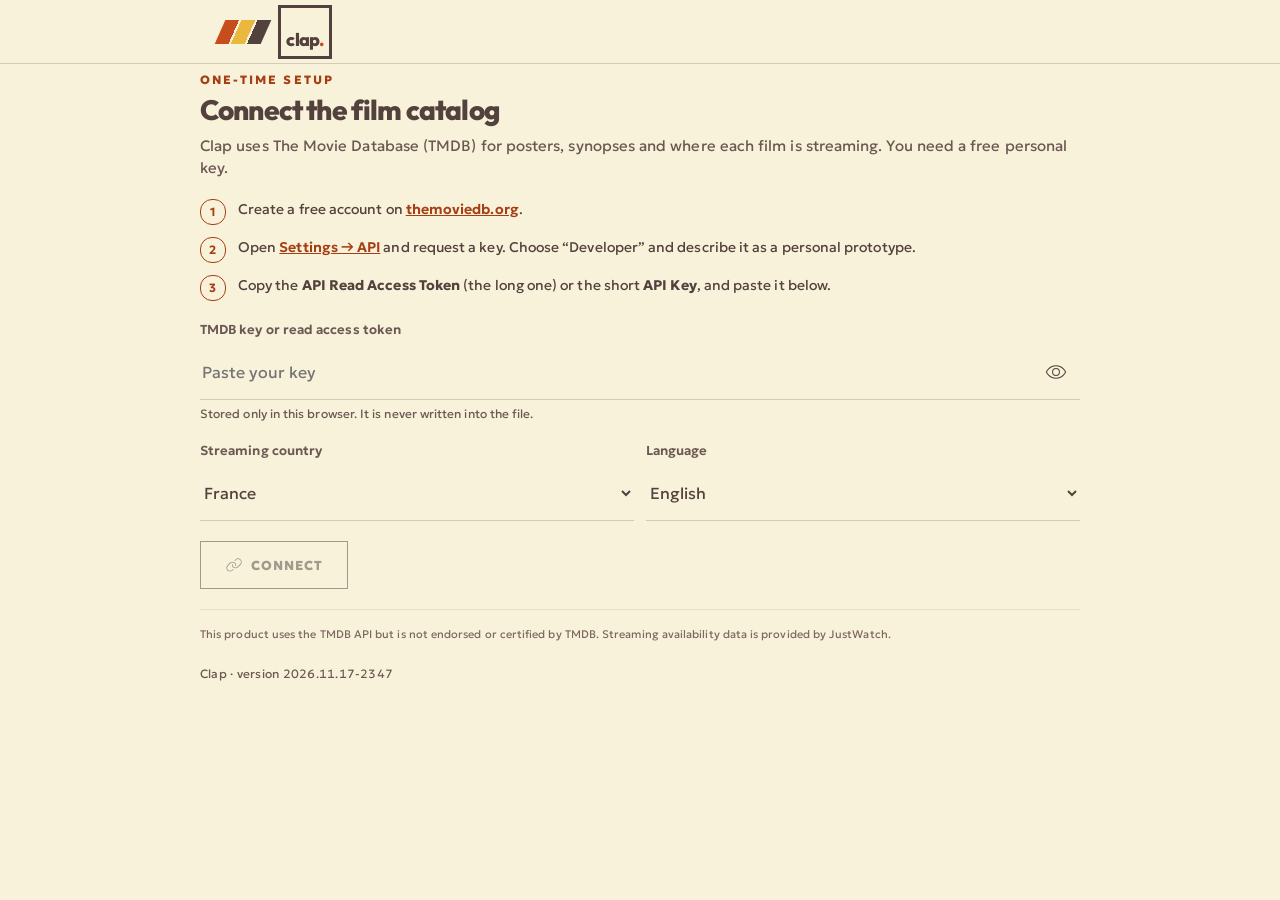
<file: v3/index.html>
<!doctype html>
<html lang="en">
<head>
<meta charset="utf-8">
<meta name="viewport" content="width=device-width,initial-scale=1,maximum-scale=1,minimum-scale=1,user-scalable=no,viewport-fit=cover">
<title>Clap V3</title>
<link rel="manifest" href="manifest.webmanifest?v=1">
<link rel="icon" type="image/png" href="../icon-192-v3.png">
<link rel="apple-touch-icon" href="../apple-touch-icon-v3.png">
<meta name="theme-color" content="#F9F2DA" media="(prefers-color-scheme: light)">
<meta name="theme-color" content="#1d1614" media="(prefers-color-scheme: dark)">
<meta name="mobile-web-app-capable" content="yes">
<meta name="apple-mobile-web-app-capable" content="yes">
<meta name="apple-mobile-web-app-title" content="Clap V3">
<meta name="apple-mobile-web-app-status-bar-style" content="default">
<link rel="preconnect" href="https://fonts.googleapis.com">
<link rel="preconnect" href="https://fonts.gstatic.com" crossorigin>
<link rel="preconnect" href="https://image.tmdb.org">
<link rel="stylesheet" href="https://fonts.googleapis.com/css2?family=Outfit:wght@400..900&family=Geologica:wght@300..800&display=swap">
<style>
/* Clap — TMDB-connected prototype. Material 3 tokens, light + dark. */
:root{
  /* Cinema editorial, Brick. Dark-first like a theatre; light mode reads like a printed programme. */
  --bg:#130d0b; --s1:#1c1411; --s2:#271c18; --s3:#332520; --text:#f6ebe4; --muted:#c4b1a7; --faint:#9c8a80; --rule:rgba(246,235,228,.13); --rule-strong:rgba(246,235,228,.32); --amber:#ad4428; --amber-text:#f2a283; --on-amber:#ffffff; --focus:#f2a283; --danger:#ff8f7a; --danger-bg:#3d1712; --inv-accent:#913220; --page:#000000; --chip-ink:#f2a283; --veil:linear-gradient(to bottom,rgba(19,13,11,.15),rgba(19,13,11,0) 30%,rgba(19,13,11,.55) 70%,#130d0b); color-scheme:dark;
  --primary:var(--amber-text); --on-primary:var(--on-amber);
  --primary-container:var(--amber); --on-primary-container:var(--on-amber);
  --secondary-container:var(--s3); --on-secondary-container:var(--text);
  --tertiary-container:var(--amber); --on-tertiary-container:var(--on-amber);
  --error:var(--danger); --error-container:var(--danger-bg); --on-error-container:var(--danger);
  --surface:var(--bg); --surface-low:var(--s1); --surface-mid:var(--s1); --surface-high:var(--s2); --surface-highest:var(--s3);
  --on-surface:var(--text); --on-surface-variant:var(--muted);
  --outline:var(--rule-strong); --outline-variant:var(--rule);
  --inverse-surface:var(--text); --inverse-on-surface:var(--bg); --inverse-primary:var(--inv-accent);
  --shadow:none; --shadow-3:0 18px 40px rgba(0,0,0,.35);
  --font-ui:"Inter",system-ui,-apple-system,"Segoe UI",Roboto,sans-serif;
  --font-display:"Archivo",system-ui,-apple-system,"Segoe UI",Roboto,sans-serif;
  --font-serif:var(--font-display);
}
@media (prefers-color-scheme: light){ :root:not([data-theme="dark"]){ --bg:#f5ede4; --s1:#fffbf6; --s2:#ede1d4; --s3:#e2d2c2; --text:#211915; --muted:#5e5049; --faint:#72655d; --rule:rgba(33,25,21,.14); --rule-strong:rgba(33,25,21,.4); --amber:#913220; --amber-text:#913220; --on-amber:#ffffff; --focus:#913220; --danger:#a3321a; --danger-bg:#fbe3dc; --inv-accent:#f2a283; --page:#e8dccd; --chip-ink:#f2a283; --veil:linear-gradient(to bottom,rgba(245,237,228,.1),rgba(245,237,228,0) 30%,rgba(245,237,228,.6) 70%,#f5ede4); color-scheme:light; } }
:root[data-theme="light"]{ --bg:#f5ede4; --s1:#fffbf6; --s2:#ede1d4; --s3:#e2d2c2; --text:#211915; --muted:#5e5049; --faint:#72655d; --rule:rgba(33,25,21,.14); --rule-strong:rgba(33,25,21,.4); --amber:#913220; --amber-text:#913220; --on-amber:#ffffff; --focus:#913220; --danger:#a3321a; --danger-bg:#fbe3dc; --inv-accent:#f2a283; --page:#e8dccd; --chip-ink:#f2a283; --veil:linear-gradient(to bottom,rgba(245,237,228,.1),rgba(245,237,228,0) 30%,rgba(245,237,228,.6) 70%,#f5ede4); color-scheme:light; }
*{box-sizing:border-box}
html,body{height:100%;margin:0}
body{background:var(--page);color:var(--on-surface);font-family:var(--font-ui);font-size:14px;display:flex;justify-content:center;-webkit-font-smoothing:antialiased}
button,input,select{font:inherit;color:inherit}
button{cursor:pointer;-webkit-tap-highlight-color:transparent}
a{color:inherit}
img{max-width:100%}
[hidden]{display:none!important}
:focus-visible{outline:2px solid var(--primary);outline-offset:2px}
.ms{font-family:"Material Symbols Rounded";font-weight:normal;font-style:normal;font-size:24px;line-height:1;display:inline-block;white-space:nowrap;letter-spacing:normal;text-transform:none;direction:ltr;font-feature-settings:"liga";-webkit-font-feature-settings:"liga";font-variation-settings:"FILL" 0,"wght" 400,"GRAD" 0,"opsz" 24;user-select:none;flex:none;width:1em;overflow:hidden}
.ms.fill{font-variation-settings:"FILL" 1,"wght" 400,"GRAD" 0,"opsz" 24}
.g{padding-left:max(16px,env(safe-area-inset-left,0px));padding-right:max(16px,env(safe-area-inset-right,0px))}

#app{position:relative;width:100%;max-width:440px;height:100%;background:var(--surface);display:flex;flex-direction:column;overflow:hidden;padding-top:env(safe-area-inset-top,0px)}

/* Top app bar */
.topbar{display:flex;align-items:center;gap:4px;min-height:64px;padding-left:max(8px,env(safe-area-inset-left,0px));padding-right:max(8px,env(safe-area-inset-right,0px));background:var(--surface);flex:none;transition:background .2s}
.topbar.scrolled{background:var(--surface-mid)}
.topbar h1{flex:1;min-width:0;margin:0;font-size:22px;font-weight:450;line-height:28px;white-space:nowrap;overflow:hidden;text-overflow:ellipsis;padding-left:4px}
.brand{display:flex;align-items:center;gap:10px;flex:1;min-width:0;padding-left:6px}
.brand-mark{width:36px;height:36px;border-radius:12px;background:var(--primary);color:var(--on-primary);display:grid;place-items:center}
.brand-mark .ms{font-size:22px}
.brand b{font-family:var(--font-ui);font-weight:800;font-size:22px;letter-spacing:.14em;font-variation-settings:"wdth" 110}
.icon-btn{width:48px;height:48px;border-radius:50%;border:0;background:transparent;display:grid;place-items:center;color:var(--on-surface-variant);position:relative;flex:none}
.icon-btn:hover{background:color-mix(in srgb,var(--on-surface) 8%,transparent)}
.icon-btn:active{background:color-mix(in srgb,var(--on-surface) 12%,transparent)}

.view{flex:1;min-height:0;overflow-y:auto;overflow-x:hidden;overscroll-behavior:contain}

/* Buttons */
.btn{display:inline-flex;align-items:center;justify-content:center;gap:8px;height:40px;padding:0 20px;border-radius:20px;border:0;font-size:14px;font-weight:550;letter-spacing:.1px;white-space:nowrap;text-decoration:none}
.btn .ms{font-size:18px}
.btn.tonal{background:var(--secondary-container);color:var(--on-secondary-container)}
.btn.filled{background:var(--primary);color:var(--on-primary)}
.btn.outlined{background:transparent;border:1px solid var(--outline);color:var(--primary)}
.btn.text{background:transparent;color:var(--primary);padding:0 12px}
.btn:hover{filter:brightness(1.04);box-shadow:var(--shadow)}
.btn.text:hover{box-shadow:none;background:color-mix(in srgb,var(--primary) 8%,transparent)}
.btn[disabled]{opacity:.5;pointer-events:none}

/* Settings */
.hero{padding-block:8px 20px}
.eyebrow{margin:0 0 6px;font-size:12px;font-weight:600;letter-spacing:.8px;text-transform:uppercase;color:var(--primary)}
.hero h2{margin:0;font-size:32px;line-height:38px;font-weight:420;letter-spacing:-.3px;text-wrap:balance}
.hero p.sub{margin:8px 0 16px;color:var(--on-surface-variant);font-size:15px;line-height:22px;max-width:36ch}
.hero-actions{display:flex;gap:8px;flex-wrap:wrap}
.set{padding-block:18px;border-top:1px solid var(--outline-variant)}
.set-head{display:flex;align-items:baseline;justify-content:space-between;gap:12px;margin-bottom:4px}
.set h3{margin:0;font-size:16px;font-weight:600;line-height:24px}
.set .hint{margin:0 0 12px;font-size:13px;color:var(--on-surface-variant);line-height:18px}
.set .val{font-size:13px;color:var(--primary);font-weight:550;white-space:nowrap}

.mood-grid{display:grid;grid-template-columns:repeat(3,minmax(0,1fr));gap:8px}
.mood{display:flex;flex-direction:column;align-items:flex-start;justify-content:space-between;gap:10px;min-height:76px;padding:12px;border-radius:16px;border:1px solid var(--outline-variant);background:var(--surface-low);text-align:left;font-size:13px;font-weight:550;line-height:16px;color:var(--on-surface);transition:background .15s,border-color .15s}
.mood .ms{color:var(--on-surface-variant);font-size:22px}
.mood[aria-pressed="true"]{background:var(--primary-container);border-color:transparent;color:var(--on-primary-container)}
.mood[aria-pressed="true"] .ms{color:var(--on-primary-container);font-variation-settings:"FILL" 1,"wght" 400,"GRAD" 0,"opsz" 24}

.chips{display:flex;flex-wrap:wrap;gap:8px}
.chip{display:inline-flex;align-items:center;gap:6px;height:32px;padding:0 14px;border-radius:8px;border:1px solid var(--outline-variant);background:transparent;color:var(--on-surface-variant);font-size:14px;font-weight:500;white-space:nowrap;max-width:100%}
.chip .ms{font-size:18px}
.chip img{width:20px;height:20px;border-radius:5px;flex:none}
.chip span.n{overflow:hidden;text-overflow:ellipsis}
.chip.has-logo{padding-left:6px}
.chip:hover{background:color-mix(in srgb,var(--on-surface) 6%,transparent)}
.chip[aria-pressed="true"]{background:var(--secondary-container);color:var(--on-secondary-container);border-color:transparent}
.chip.plain[aria-pressed="true"]{padding-left:8px}
.chip.ghost{border-style:dashed;color:var(--primary)}

.seg{display:flex;border:1px solid var(--outline);border-radius:20px;overflow:hidden}
.seg button{flex:1 1 0;min-width:0;height:40px;border:0;border-left:1px solid var(--outline);background:transparent;display:flex;align-items:center;justify-content:center;gap:4px;font-size:13px;font-weight:550;padding:0 4px;color:var(--on-surface)}
.seg button:first-child{border-left:0}
.seg button .ms{font-size:18px}
.seg button[aria-pressed="true"]{background:var(--secondary-container);color:var(--on-secondary-container)}
.seg.tall button{height:56px;flex-direction:column;gap:2px;font-size:12px}
.seg.tall button .ms{font-size:20px}

.slider{-webkit-appearance:none;appearance:none;width:100%;height:28px;background:transparent;margin:0;--fill:50%}
.slider::-webkit-slider-runnable-track{height:6px;border-radius:3px;background:linear-gradient(to right,var(--primary) var(--fill),var(--secondary-container) var(--fill))}
.slider::-moz-range-track{height:6px;border-radius:3px;background:var(--secondary-container)}
.slider::-moz-range-progress{height:6px;border-radius:3px;background:var(--primary)}
.slider::-webkit-slider-thumb{-webkit-appearance:none;width:20px;height:20px;border-radius:50%;background:var(--primary);margin-top:-7px;border:0;transition:box-shadow .15s}
.slider::-moz-range-thumb{width:20px;height:20px;border-radius:50%;background:var(--primary);border:0}
.slider:active::-webkit-slider-thumb{box-shadow:0 0 0 10px color-mix(in srgb,var(--primary) 16%,transparent)}
.ticks{display:flex;justify-content:space-between;margin-top:4px;font-size:11px;color:var(--on-surface-variant);line-height:14px}
.ticks span.on{color:var(--primary);font-weight:650}
.fame-note{margin:10px 0 0;font-size:13px;color:var(--on-surface-variant);line-height:18px;min-height:36px}

.dual{position:relative;height:28px;--a:0%;--b:100%}
.dual-track{position:absolute;left:0;right:0;top:11px;height:6px;border-radius:3px;background:linear-gradient(to right,var(--secondary-container) var(--a),var(--primary) var(--a),var(--primary) var(--b),var(--secondary-container) var(--b))}
.dual input{position:absolute;inset:0;pointer-events:none}
.dual input::-webkit-slider-runnable-track{background:transparent}
.dual input::-moz-range-track{background:transparent}
.dual input::-moz-range-progress{background:transparent}
.dual input::-webkit-slider-thumb{pointer-events:auto}
.dual input::-moz-range-thumb{pointer-events:auto}
.era-read{display:flex;justify-content:space-between;font-size:13px;color:var(--on-surface-variant);margin-top:4px;font-variant-numeric:tabular-nums}
.sub-label{font-size:13px;font-weight:600;color:var(--on-surface-variant);margin:16px 0 8px}

.switch-row{display:flex;align-items:center;gap:16px;margin-top:16px;padding:12px 16px;border-radius:16px;background:var(--surface-low)}
.switch-row div{flex:1;min-width:0}
.switch-row b{display:block;font-size:14px;font-weight:600}
.switch-row small{font-size:12px;color:var(--on-surface-variant)}
.switch{position:relative;width:52px;height:32px;border-radius:16px;border:2px solid var(--outline);background:var(--surface-highest);flex:none;padding:0;transition:background .2s,border-color .2s}
.switch::after{content:"";position:absolute;top:50%;left:6px;width:16px;height:16px;border-radius:50%;background:var(--outline);transform:translateY(-50%);transition:all .2s}
.switch[aria-checked="true"]{background:var(--primary);border-color:var(--primary)}
.switch[aria-checked="true"]::after{left:24px;width:24px;height:24px;background:var(--on-primary)}

.acc-btn{width:100%;display:flex;align-items:center;gap:12px;background:transparent;border:0;padding:0;text-align:left}
.acc-btn div{flex:1;min-width:0}
.acc-btn h3{margin:0}
.acc-btn small{display:block;font-size:13px;color:var(--on-surface-variant);margin-top:2px;line-height:18px}
.acc-btn .ms{transition:transform .2s;color:var(--on-surface-variant)}
.acc-btn[aria-expanded="true"] .ms{transform:rotate(180deg)}
.acc-panel{padding-top:4px}
.fineprint{margin:0;padding-block:16px 4px;font-size:11px;line-height:16px;color:var(--on-surface-variant);border-top:1px solid var(--outline-variant)}

.bottom-cta{position:sticky;bottom:0;display:flex;align-items:center;gap:12px;padding-block:12px 16px;background:linear-gradient(to bottom,transparent,var(--surface) 22%);margin-top:8px}
.bottom-cta .count{flex:1;min-width:0;font-size:12px;color:var(--on-surface-variant);line-height:16px}
.bottom-cta .count b{display:block;font-size:15px;color:var(--on-surface);font-weight:650;font-variant-numeric:tabular-nums}
.fab{display:inline-flex;align-items:center;gap:12px;height:56px;padding:0 20px 0 16px;border-radius:16px;border:0;background:var(--primary-container);color:var(--on-primary-container);font-size:15px;font-weight:600;box-shadow:var(--shadow-3);white-space:nowrap}
.fab:hover{filter:brightness(1.03)}

/* Setup */
.setup{padding-block:8px 32px;display:flex;flex-direction:column;gap:20px}
.setup h2{margin:0;font-size:28px;line-height:34px;font-weight:420;text-wrap:balance}
.setup p.sub{margin:8px 0 0;color:var(--on-surface-variant);font-size:15px;line-height:22px}
.steps{list-style:none;margin:0;padding:0;display:flex;flex-direction:column;gap:12px;counter-reset:s}
.steps li{display:flex;gap:12px;font-size:14px;line-height:20px;counter-increment:s}
.steps li::before{content:counter(s);flex:none;width:24px;height:24px;border-radius:12px;background:var(--secondary-container);color:var(--on-secondary-container);font-size:12px;font-weight:700;display:grid;place-items:center}
.steps a{color:var(--primary);font-weight:600}
.field{display:flex;flex-direction:column;gap:6px}
.field label{font-size:13px;font-weight:600;color:var(--on-surface-variant)}
.input-wrap{display:flex;align-items:center;border:1px solid var(--outline);border-radius:4px;background:transparent;min-height:56px;padding-left:16px}
.input-wrap:focus-within{border:2px solid var(--primary);padding-left:15px}
.input-wrap input,.input-wrap select{flex:1;min-width:0;border:0;background:transparent;outline:0;font-size:16px;height:52px;color:var(--on-surface)}
.input-wrap select{padding-right:12px}
.input-wrap select option{background:var(--surface);color:var(--on-surface)}
.field small{font-size:12px;color:var(--on-surface-variant);line-height:16px}
.row2{display:grid;grid-template-columns:1fr 1fr;gap:12px}
.alert{display:flex;gap:10px;padding:12px 14px;border-radius:12px;background:var(--error-container);color:var(--on-error-container);font-size:14px;line-height:20px}
.alert .ms{font-size:20px}
.setup-actions{display:flex;gap:8px;flex-wrap:wrap;align-items:center}
.setup-actions .btn.filled{height:48px;border-radius:24px;padding:0 24px}

/* Results */
.sum-chips{display:flex;gap:8px;overflow-x:auto;scrollbar-width:none;padding-block:4px 8px}
.sum-chips::-webkit-scrollbar{display:none}
.assist{display:inline-flex;align-items:center;gap:6px;height:32px;padding:0 12px;border-radius:8px;border:1px solid var(--outline-variant);background:var(--surface-low);font-size:13px;font-weight:500;white-space:nowrap;color:var(--on-surface)}
.assist .ms{font-size:18px;color:var(--primary)}
.round-head{display:flex;align-items:flex-end;justify-content:space-between;gap:12px;padding-block:8px 4px}
.round-head h2{margin:0;font-size:20px;font-weight:500;line-height:26px}
.round-head p{margin:2px 0 0;font-size:12px;color:var(--on-surface-variant);font-variant-numeric:tabular-nums}
.round-head .pos{font-size:13px;font-weight:600;color:var(--on-surface-variant);font-variant-numeric:tabular-nums;white-space:nowrap}
.round-pill{display:inline-flex;align-items:center;gap:4px;height:24px;padding:0 10px;border-radius:12px;background:var(--tertiary-container);color:var(--on-tertiary-container);font-size:12px;font-weight:600;margin-bottom:6px}
.round-pill .ms{font-size:16px}

.carousel{display:flex;gap:12px;overflow-x:auto;scroll-snap-type:x mandatory;padding:10px 19% 16px;scrollbar-width:none;scroll-behavior:smooth}
.carousel::-webkit-scrollbar{display:none}
.card{flex:0 0 62%;scroll-snap-align:center;border-radius:28px;background:var(--surface-low);border:1px solid var(--outline-variant);overflow:hidden;display:flex;flex-direction:column;transform:scale(.93);opacity:.6;transition:transform .3s cubic-bezier(.2,0,0,1),opacity .3s;min-width:0}
.card.active{transform:scale(1);opacity:1;box-shadow:var(--shadow)}
.card-poster{position:relative;touch-action:pan-x;cursor:grab;user-select:none;-webkit-user-select:none}
.match{position:absolute;top:12px;left:12px;height:28px;padding:0 10px;border-radius:14px;background:var(--tertiary-container);color:var(--on-tertiary-container);display:flex;align-items:center;gap:4px;font-size:12px;font-weight:700;font-variant-numeric:tabular-nums;z-index:2}
.match .ms{font-size:16px}
.fav-btn{position:absolute;top:8px;right:8px;z-index:2;width:44px;height:44px;border-radius:50%;border:0;background:rgba(10,10,14,.5);color:#fff;display:grid;place-items:center;backdrop-filter:blur(6px);-webkit-backdrop-filter:blur(6px)}
.fav-btn[aria-pressed="true"] .ms{color:#FFB4AB;font-variation-settings:"FILL" 1,"wght" 400,"GRAD" 0,"opsz" 24}
.card-body{padding:14px 16px 10px;display:flex;flex-direction:column;gap:4px;min-width:0}
.card-title{margin:0;font-size:19px;font-weight:600;line-height:24px;text-wrap:balance}
.card-meta{margin:0;font-size:13px;color:var(--on-surface-variant);line-height:18px}
.card-meta b{font-weight:600;color:var(--on-surface);font-variant-numeric:tabular-nums}
.card-plats{display:flex;gap:4px;margin-top:6px;align-items:center;min-height:22px}
.card-plats img{width:22px;height:22px;border-radius:6px}
.card-plats small{font-size:12px;color:var(--on-surface-variant);margin-left:4px}
.desc{margin:6px 0 0;font-size:14px;line-height:20px;color:var(--on-surface-variant);display:-webkit-box;-webkit-line-clamp:2;-webkit-box-orient:vertical;overflow:hidden}
.desc.open{-webkit-line-clamp:unset;display:block}
.more{align-self:flex-start;display:inline-flex;align-items:center;gap:2px;border:0;background:transparent;color:var(--primary);font-size:13px;font-weight:600;padding:6px 0;margin-top:-2px}
.more .ms{font-size:18px;transition:transform .2s}
.more[aria-expanded="true"] .ms{transform:rotate(180deg)}
.handle{display:flex;flex-direction:column;align-items:center;border:0;background:transparent;color:var(--on-surface-variant);font-size:11px;font-weight:600;letter-spacing:.3px;padding:6px 0 4px;border-top:1px solid var(--outline-variant);margin-top:6px}
.handle .ms{font-size:22px;animation:nudge 2.4s ease-in-out infinite}
@keyframes nudge{0%,70%,100%{transform:translateY(0)}80%{transform:translateY(4px)}90%{transform:translateY(0)}}
.dots{display:flex;justify-content:center;gap:6px;padding-bottom:4px}
.dots i{width:6px;height:6px;border-radius:3px;background:var(--outline-variant);transition:width .2s,background .2s}
.dots i.on{width:18px;background:var(--primary)}
.refresh-row{display:flex;flex-direction:column;align-items:center;gap:6px;padding-block:14px 24px;text-align:center}
.refresh-row p{margin:0;font-size:12px;color:var(--on-surface-variant);max-width:30ch;line-height:16px}

.loading{padding-block:48px;display:flex;flex-direction:column;align-items:center;gap:16px;text-align:center}
.lin{width:60%;height:4px;border-radius:2px;background:var(--secondary-container);overflow:hidden;position:relative}
.lin::after{content:"";position:absolute;inset:0;width:40%;border-radius:2px;background:var(--primary);animation:lin 1s cubic-bezier(.4,0,.2,1) infinite}
@keyframes lin{from{transform:translateX(-100%)}to{transform:translateX(250%)}}
.loading p{margin:0;font-size:14px;color:var(--on-surface-variant)}
.empty{display:flex;flex-direction:column;align-items:center;text-align:center;gap:10px;padding-block:56px 24px}
.empty .halo{width:88px;height:88px;border-radius:28px;background:var(--surface-high);display:grid;place-items:center;color:var(--primary);margin-bottom:6px}
.empty .halo .ms{font-size:40px}
.empty h2{margin:0;font-size:20px;font-weight:550}
.empty p{margin:0 0 8px;font-size:14px;color:var(--on-surface-variant);max-width:32ch;line-height:20px}

/* Posters */
.pimg{position:relative;aspect-ratio:2/3;width:100%;background:var(--surface-high);overflow:hidden;display:block}
.pimg img{position:absolute;inset:0;width:100%;height:100%;object-fit:cover;display:block;-webkit-user-drag:none}
.pimg .pfb{position:absolute;inset:0;display:none;align-items:flex-end;padding:10%;font-family:var(--font-serif);font-style:italic;font-size:22px;line-height:1.05;color:var(--on-surface-variant)}
.pimg.broken img{display:none}
.pimg.broken .pfb,.pimg.none .pfb{display:flex}
.pimg.mini .pfb{font-size:13px;padding:8%}

/* Favorites */
.list{display:flex;flex-direction:column;padding-block:4px 24px}
.item{display:flex;align-items:center;gap:8px;padding:10px 0;border-bottom:1px solid var(--outline-variant)}
.item-open{display:flex;align-items:center;gap:14px;flex:1;min-width:0;border:0;background:transparent;text-align:left;padding:0}
.item .thumb{width:56px;flex:none;border-radius:8px;overflow:hidden}
.item-txt{flex:1;min-width:0}
.item-txt b{display:block;font-size:16px;font-weight:550;line-height:22px;white-space:nowrap;overflow:hidden;text-overflow:ellipsis}
.item-txt small{display:block;font-size:13px;color:var(--on-surface-variant);line-height:18px;white-space:nowrap;overflow:hidden;text-overflow:ellipsis}
.fav-count{font-size:13px;color:var(--on-surface-variant);margin:0 0 4px}

/* Navigation bar */
.navbar{display:flex;background:var(--surface-mid);flex:none;padding-bottom:env(safe-area-inset-bottom,0px)}
.nav-item{flex:1;display:flex;flex-direction:column;align-items:center;gap:4px;padding:12px 0 14px;border:0;background:transparent;font-size:12px;font-weight:550;color:var(--on-surface-variant)}
.nav-ind{position:relative;width:64px;height:32px;border-radius:16px;display:grid;place-items:center;transition:background .2s}
.nav-item[aria-current="page"]{color:var(--on-surface)}
.nav-item[aria-current="page"] .nav-ind{background:var(--secondary-container);color:var(--on-secondary-container)}
.nav-item[aria-current="page"] .ms{font-variation-settings:"FILL" 1,"wght" 400,"GRAD" 0,"opsz" 24}
.badge{position:absolute;top:0;left:36px;min-width:16px;height:16px;padding:0 4px;border-radius:8px;background:var(--error);color:#fff;font-size:11px;font-weight:700;line-height:16px;text-align:center;font-variant-numeric:tabular-nums}
:root[data-theme="dark"] .badge{color:#410002}

/* Detail sheet: drops in from the top, swipe up to close */
.detail{position:absolute;inset:0;z-index:30;background:var(--surface);display:flex;flex-direction:column;transform:translateY(-104%);transition:transform .38s cubic-bezier(.2,0,0,1);box-shadow:0 10px 30px rgba(0,0,0,.25);visibility:hidden}
.detail.open{transform:translateY(0);visibility:visible}
.detail .dbar{position:absolute;top:0;left:0;right:0;z-index:3;display:flex;align-items:center;padding:max(8px,env(safe-area-inset-top,0px)) 8px 8px;touch-action:none}
.detail .dbar .icon-btn{background:rgba(10,10,14,.5);color:#fff;backdrop-filter:blur(6px);-webkit-backdrop-filter:blur(6px);width:44px;height:44px}
.detail-scroll{flex:1;min-height:0;overflow-y:auto;overscroll-behavior:contain}
.d-backdrop{position:relative;aspect-ratio:16/10;background:var(--surface-high);overflow:hidden}
.d-backdrop img{width:100%;height:100%;object-fit:cover;display:block}
.d-backdrop::after{content:"";position:absolute;inset:0;background:linear-gradient(to bottom,rgba(0,0,0,.35),transparent 35%,transparent 55%,var(--surface))}
.d-head{display:flex;gap:16px;align-items:flex-end;margin-top:-72px;position:relative;z-index:1}
.d-poster{width:116px;flex:none;border-radius:12px;overflow:hidden;box-shadow:var(--shadow-3)}
.d-title{min-width:0;padding-bottom:2px}
.d-title .match{position:static;display:inline-flex;margin-bottom:8px}
.d-title h2{margin:0;font-size:24px;line-height:30px;font-weight:600;text-wrap:balance}
.d-title .orig{margin:4px 0 0;font-size:13px;color:var(--on-surface-variant);font-style:italic}
.d-by{margin:14px 0 0;font-size:14px}
.d-by b{font-weight:600}
.tagline{margin:6px 0 0;font-family:var(--font-serif);font-style:italic;font-size:19px;line-height:24px;color:var(--on-surface-variant)}
.facts{display:flex;flex-wrap:wrap;gap:6px 14px;margin-top:14px;padding-bottom:16px;font-size:13px;color:var(--on-surface-variant);font-variant-numeric:tabular-nums}
.facts span{display:inline-flex;align-items:center;gap:4px}
.facts .ms{font-size:16px}
.d-sec{padding-block:16px;border-top:1px solid var(--outline-variant)}
.d-sec h3{margin:0 0 10px;font-size:14px;font-weight:650;letter-spacing:.2px}
.d-sec p{margin:0;font-size:15px;line-height:22px;max-width:62ch}
.d-sec p.muted{color:var(--on-surface-variant);font-size:14px}
.why{list-style:none;margin:0;padding:0;display:flex;flex-direction:column;gap:8px}
.why li{display:flex;gap:10px;font-size:14px;line-height:20px}
.why .ms{font-size:20px;color:var(--primary)}
.watch{display:flex;flex-direction:column;gap:8px}
.wrow{display:flex;align-items:center;gap:12px;padding:10px 12px;border-radius:16px;background:var(--surface-low);border:1px solid var(--outline-variant)}
.wrow.mine{background:var(--primary-container);border-color:transparent;color:var(--on-primary-container)}
.wav{width:40px;height:40px;border-radius:10px;background:var(--surface-highest);display:grid;place-items:center;flex:none;color:var(--on-surface-variant);overflow:hidden}
.wav img{width:100%;height:100%;object-fit:cover}
.wtxt{flex:1;min-width:0}
.wtxt b{display:block;font-size:15px;font-weight:600;white-space:nowrap;overflow:hidden;text-overflow:ellipsis}
.wtxt small{font-size:12px;opacity:.85;display:block;line-height:16px}
.wrow .btn{height:36px;padding:0 14px}
.note{font-size:12px;color:var(--on-surface-variant);margin:12px 0 0;line-height:16px;display:flex;gap:6px}
.note .ms{font-size:16px}
.d-bottom{flex:none;display:flex;flex-direction:column;background:var(--surface-mid);padding-bottom:max(12px,env(safe-area-inset-bottom,0px))}
.d-grab{display:flex;flex-direction:column;align-items:center;border:0;background:transparent;color:var(--on-surface-variant);font-size:11px;font-weight:600;padding:6px 0 2px;touch-action:none;cursor:grab}
.d-grab i{width:32px;height:4px;border-radius:2px;background:var(--outline);margin-bottom:4px}
.d-actions{display:flex;gap:8px;padding-top:8px}
.d-actions .btn{height:48px;border-radius:24px;flex:1;min-width:0}
.d-actions .btn span:last-child{overflow:hidden;text-overflow:ellipsis}

.snack{position:absolute;left:12px;right:12px;top:calc(env(safe-area-inset-top,0px) + 10px);z-index:60;display:flex;align-items:center;gap:8px;min-height:48px;padding:6px 8px 6px 16px;border-radius:6px;background:var(--inverse-surface);color:var(--inverse-on-surface);font-size:14px;box-shadow:var(--shadow-3);transform:translateY(-16px);opacity:0;pointer-events:none;transition:all .2s}
.snack.show{transform:none;opacity:1;pointer-events:auto}
.snack span{flex:1;min-width:0}
.snack button{border:0;background:transparent;color:var(--inverse-primary);font-weight:650;font-size:14px;padding:8px 12px;border-radius:20px}

/* Search */
.search-wrap{position:sticky;top:0;z-index:2;background:var(--surface);padding-block:4px 12px}
.searchbar{display:flex;align-items:center;gap:8px;height:56px;border-radius:28px;background:var(--surface-high);padding:0 4px 0 16px;color:var(--on-surface-variant)}
.searchbar:focus-within{outline:2px solid var(--primary)}
.searchbar input{flex:1;min-width:0;border:0;background:transparent;outline:0;font-size:16px;color:var(--on-surface);height:100%}
.searchbar input::-webkit-search-cancel-button{display:none}
.sec-title{margin:4px 0 2px;font-size:14px;font-weight:650;color:var(--on-surface-variant)}
.item-txt .orig{font-style:italic}
.item-txt .rate{display:inline-flex;align-items:center;gap:3px;font-variant-numeric:tabular-nums}
.item-txt .rate .ms{font-size:14px;color:var(--primary)}
.item .icon-btn[data-addlist]{color:var(--primary)}
.more-row{display:flex;justify-content:center;padding-block:8px 24px}
.card-head{display:flex;align-items:flex-start;gap:4px}
.card-head .card-title{flex:1;min-width:0}
.icon-btn.sm{width:40px;height:40px;margin:-8px -8px 0 0;color:var(--primary)}

/* Lists */
.lists-head{display:flex;align-items:flex-end;justify-content:space-between;gap:12px;padding-block:8px 16px}
.lists-head h2{margin:0;font-size:24px;font-weight:500;line-height:30px}
.lists-head p{margin:2px 0 0;font-size:13px;color:var(--on-surface-variant)}
.list-grid{display:grid;grid-template-columns:repeat(2,minmax(0,1fr));gap:12px;padding-bottom:24px}
.lcard{display:flex;flex-direction:column;gap:2px;text-align:left;border:1px solid var(--outline-variant);background:var(--surface-low);border-radius:20px;padding:8px 8px 12px;min-width:0}
.lcard:hover{background:var(--surface-mid)}
.collage{display:grid;grid-template-columns:repeat(3,1fr);gap:3px;border-radius:14px;overflow:hidden;aspect-ratio:3/2;margin-bottom:8px}
.collage img,.collage .cph{width:100%;height:100%;object-fit:cover;display:grid;place-items:center;background:var(--surface-highest);color:var(--primary)}
.lname{display:flex;align-items:center;gap:6px;font-size:15px;font-weight:600;padding:0 4px;min-width:0}
.lname .ms{font-size:18px;color:var(--primary)}
.lname .t{overflow:hidden;text-overflow:ellipsis;white-space:nowrap}
.lcount{font-size:12px;color:var(--on-surface-variant);padding:0 4px;font-variant-numeric:tabular-nums}

/* Bottom sheet + dialog */
.scrim{position:absolute;inset:0;z-index:45;background:rgba(0,0,0,.4)}
.scrim.top{z-index:54}
.sheet{position:absolute;left:0;right:0;bottom:0;z-index:50;background:var(--surface-low);border-radius:28px 28px 0 0;padding:0 0 max(16px,env(safe-area-inset-bottom,0px));max-height:80%;display:flex;flex-direction:column;transform:translateY(100%);transition:transform .3s cubic-bezier(.2,0,0,1);box-shadow:var(--shadow-3)}
.sheet.open{transform:none}
.sheet.tall{height:80%}
.sheet.tall .sheet-lists{flex:1}
.sheet.tall .sheet-film{white-space:normal}
.searchbar.compact{height:48px;margin:4px 0 8px}
.wav.sm{width:32px;height:32px;border-radius:8px}
.sheet-empty{padding:24px;text-align:center;color:var(--on-surface-variant);font-size:14px}
.sheet-handle{display:block;width:32px;height:4px;border-radius:2px;background:var(--outline);margin:16px auto}
.sheet h2{margin:0;font-size:22px;font-weight:450;line-height:28px}
.sheet-film{margin:2px 0 8px;font-size:14px;color:var(--on-surface-variant);white-space:nowrap;overflow:hidden;text-overflow:ellipsis}
.sheet-lists{overflow-y:auto;display:flex;flex-direction:column;min-height:0}
.srow,.sheet-new{display:flex;align-items:center;gap:16px;min-height:56px;padding:8px 24px;border:0;background:transparent;text-align:left;width:100%;color:var(--on-surface)}
.srow:hover,.sheet-new:hover{background:color-mix(in srgb,var(--on-surface) 6%,transparent)}
.srow>.ms{color:var(--on-surface-variant)}
.srow[aria-checked="true"]>.ms{color:var(--primary)}
.srow .lbl{flex:1;min-width:0;font-size:16px;line-height:22px;overflow:hidden;text-overflow:ellipsis}
.srow small{display:block;font-size:12px;line-height:16px;color:var(--on-surface-variant)}
.cbox{width:20px;height:20px;border-radius:3px;border:2px solid var(--on-surface-variant);display:grid;place-items:center;flex:none}
.cbox .ms{font-size:16px}
.srow[aria-checked="true"] .cbox{background:var(--primary);border-color:var(--primary);color:var(--on-primary)}
.sheet-new{border-top:1px solid var(--outline-variant);color:var(--primary);font-weight:600;font-size:15px}
.sheet-foot{display:flex;justify-content:flex-end;padding-top:8px}
.dialog{position:absolute;left:24px;right:24px;top:50%;transform:translateY(-50%);z-index:55;background:var(--surface-high);border-radius:28px;padding:24px;display:flex;flex-direction:column;gap:12px;box-shadow:var(--shadow-3)}
.dialog h2{margin:0;font-size:24px;font-weight:400;line-height:32px;text-wrap:balance}
.dialog p{margin:0;font-size:14px;line-height:20px;color:var(--on-surface-variant)}
.dialog small{font-size:12px;color:var(--error);min-height:16px;margin-top:-6px}
.dlg-actions{display:flex;justify-content:flex-end;gap:8px}
.btn.text.danger{color:var(--error)}
.btn.text.danger:hover{background:color-mix(in srgb,var(--error) 8%,transparent)}


/* ================= Cinema editorial ================= */
body{letter-spacing:.005em}
:focus-visible{outline:2px solid var(--focus);outline-offset:3px}
svg.ms{width:1em;height:1em;font-size:22px;fill:currentColor;display:inline-block;flex:none}
.caps,.eyebrow,.set .val,.ticks,.sub-label,.round-head p,.card-meta,.facts,.lcount,.sec-title,.fav-count,.d-sec h3,.nav-item,.fineprint,.count span,.match,.round-pill{font-family:var(--font-ui);font-stretch:85%}
h1,h2,.hero h2,.card-title,.d-title h2,.empty h2,.lists-head h2,.sheet h2,.dialog h2,.round-head h2,.setup h2,.set h3,.item-txt b,.lname,.tagline{font-family:var(--font-display);font-optical-sizing:auto}
.topbar{border-bottom:1px solid transparent}
.topbar.scrolled{background:var(--surface);border-bottom-color:var(--rule)}
.topbar h1{font-size:22px;font-weight:500;letter-spacing:-.01em}
.brand-mark{display:none}
.brand b::after{content:".";color:var(--amber);font-style:normal}
.brand{padding-left:10px}
.brand b{font-family:var(--font-display);font-weight:600;font-style:italic;font-size:30px;letter-spacing:-.02em;text-transform:lowercase;display:inline-block;color:var(--text)}
.brand b::first-letter{text-transform:uppercase}
.icon-btn{border-radius:50%;color:var(--text)}
.icon-btn:hover{background:var(--s2)}
.btn{height:44px;border-radius:2px;padding:0 18px;font-weight:600;font-size:13px;letter-spacing:.12em;text-transform:uppercase;font-stretch:90%}
.btn:hover{filter:none;box-shadow:none}
.btn.filled{background:var(--amber);color:var(--on-amber)}
.btn.filled:hover{background:color-mix(in srgb,var(--amber) 88%,#fff)}
.btn.tonal,.btn.outlined{background:transparent;border:1px solid var(--rule-strong);color:var(--text)}
.btn.tonal:hover,.btn.outlined:hover{border-color:var(--text)}
.btn.text{color:var(--text);padding:0 8px}
.btn.text:hover{background:transparent;color:var(--amber-text)}
.btn.text.danger{color:var(--danger)}
.eyebrow{color:var(--amber-text);font-weight:600;font-size:12px;letter-spacing:.22em}
.hero{padding-block:12px 28px}
.hero h2{font-size:44px;line-height:44px;font-weight:400;letter-spacing:-.03em}
.hero h2 em{font-style:italic;font-weight:300;color:var(--amber-text)}
.hero p.sub,.setup p.sub{font-size:15px;color:var(--muted)}
.set{border-top:1px solid var(--rule);padding-block:22px}
.set h3{font-size:22px;font-weight:400;letter-spacing:-.01em;line-height:28px}
.set .val{color:var(--amber-text);font-size:11px;font-weight:600;letter-spacing:.18em;text-transform:uppercase}
.set .hint{color:var(--muted)}
.mood-grid{gap:1px;background:var(--rule);border:1px solid var(--rule)}
.mood{border:0;border-radius:0;background:var(--surface);min-height:84px;font-family:var(--font-display);font-size:16px;font-weight:400;color:var(--text)}
.mood .ms{color:var(--muted);font-size:24px}
.mood:hover{background:var(--s1)}
.mood[aria-pressed="true"]{background:var(--amber);color:var(--on-amber)}
.mood[aria-pressed="true"] .ms{color:var(--on-amber)}
.chip{border:1px solid var(--rule-strong);border-radius:999px;background:transparent;color:var(--text);font-weight:500;height:34px}
.chip:hover{border-color:var(--text);background:transparent}
.chip[aria-pressed="true"]{background:var(--amber);color:var(--on-amber);border-color:var(--amber)}
.chip.ghost{border-style:dashed;color:var(--amber-text);border-color:var(--amber-text)}
.chip img{border-radius:50%}
.seg{border:0;border-bottom:1px solid var(--rule);border-radius:0;gap:4px}
.seg button,.seg button:first-child{border:0;border-radius:0;color:var(--muted);font-weight:500;position:relative}
.seg button[aria-pressed="true"]{background:transparent;color:var(--text)}
.seg button[aria-pressed="true"]::after{content:"";position:absolute;left:12%;right:12%;bottom:-1px;height:2px;background:var(--amber)}
.seg button[aria-pressed="true"] .ms{color:var(--amber-text)}
.slider::-webkit-slider-runnable-track{height:2px;border-radius:0;background:linear-gradient(to right,var(--amber) var(--fill),var(--rule-strong) var(--fill))}
.slider::-moz-range-track{height:2px;background:var(--rule-strong)}
.slider::-moz-range-progress{height:2px;background:var(--amber)}
.slider::-webkit-slider-thumb{width:18px;height:18px;margin-top:-8px;background:var(--amber);box-shadow:0 0 0 4px var(--bg)}
.slider::-moz-range-thumb{width:18px;height:18px;background:var(--amber);box-shadow:0 0 0 4px var(--bg)}
.dual-track{top:13px;height:2px;border-radius:0;background:linear-gradient(to right,var(--rule-strong) var(--a),var(--amber) var(--a),var(--amber) var(--b),var(--rule-strong) var(--b))}
.ticks{text-transform:uppercase;letter-spacing:.14em;font-size:10px}
.ticks span.on{color:var(--amber-text);font-weight:700}
.fame-note{font-family:var(--font-display);font-style:italic;font-size:16px;color:var(--text)}
.switch{width:46px;height:26px;border:1px solid var(--rule-strong);background:transparent}
.switch::after{left:4px;width:16px;height:16px;background:var(--muted)}
.switch[aria-checked="true"]{background:var(--amber);border-color:var(--amber)}
.switch[aria-checked="true"]::after{left:24px;width:16px;height:16px;background:var(--on-amber)}
.switch-row{background:transparent;border:0;border-top:1px solid var(--rule);border-radius:0;padding:14px 0 0;margin-top:18px}
.sub-label{text-transform:uppercase;letter-spacing:.16em;font-size:11px;color:var(--muted)}
.acc-btn h3{font-size:22px}
.fineprint{border-top:1px solid var(--rule);color:var(--faint)}
.bottom-cta{background:var(--surface);border-top:1px solid var(--rule);padding-block:12px;margin-top:0}
.bottom-cta .count b{font-family:var(--font-display);font-size:20px;font-weight:500}
.bottom-cta .count span{text-transform:uppercase;letter-spacing:.12em;font-size:10px}
.fab{height:50px;border-radius:2px;padding:0 22px 0 18px;background:var(--amber);color:var(--on-amber);box-shadow:0 10px 28px color-mix(in srgb,var(--amber) 40%,transparent);font-size:13px;font-weight:700;letter-spacing:.14em;text-transform:uppercase;font-stretch:90%}
.fab:hover{filter:none}
.steps li::before{background:transparent;border:1px solid var(--amber-text);color:var(--amber-text);font-family:var(--font-display)}
.steps a{color:var(--amber-text)}
.input-wrap{border:0;border-bottom:1px solid var(--rule-strong);border-radius:0;background:transparent;padding-left:0}
.input-wrap:focus-within{border:0;border-bottom:2px solid var(--amber);padding-left:0}
.alert{border-radius:2px}
.assist{border:1px solid var(--rule);border-radius:999px;background:transparent;color:var(--text);font-weight:500}
.assist .ms{color:var(--amber-text)}
.round-head{padding-block:12px 4px}
.round-head h2{font-size:26px;font-weight:400;letter-spacing:-.02em}
.round-head p{text-transform:uppercase;letter-spacing:.14em;font-size:10px}
.round-pill{background:transparent;color:var(--amber-text);border:1px solid var(--amber-text);border-radius:999px;text-transform:uppercase;letter-spacing:.12em;font-size:10px}
.card{background:transparent;border:0;border-radius:0;opacity:.45}
.card.active{opacity:1;box-shadow:none}
.card-poster{border-radius:6px;overflow:hidden;box-shadow:var(--shadow-3)}
.card-body{padding:14px 2px 8px}
.card-title{font-size:24px;font-weight:500;line-height:26px;letter-spacing:-.02em}
.card-meta{text-transform:uppercase;letter-spacing:.12em;font-size:11px;color:var(--muted)}
.card-meta b{color:var(--amber-text);font-weight:600}
.match{background:rgba(14,13,12,.62);color:#f3ede4;border-radius:999px;backdrop-filter:blur(6px);-webkit-backdrop-filter:blur(6px);font-weight:700;letter-spacing:.08em;font-size:11px}
.match .ms{color:#f2a283}
.d-title .match{background:transparent;color:var(--amber-text);padding:0;letter-spacing:.16em;text-transform:uppercase}
.d-title .match .ms{color:var(--amber-text)}
.fav-btn{background:rgba(14,13,12,.5);border-radius:50%}
.fav-btn[aria-pressed="true"] .ms{color:#f2a283}
.desc{color:var(--muted)}
.more{color:var(--text);font-weight:600}
.handle{border-top:1px solid var(--rule);color:var(--faint);text-transform:uppercase;letter-spacing:.14em;font-size:10px}
.dots i{background:var(--rule-strong);height:2px;width:14px;border-radius:0}
.dots i.on{width:28px;background:var(--amber)}
.lin{height:2px;border-radius:0;background:var(--rule)}
.lin::after{background:var(--amber)}
.loading p{font-family:var(--font-display);font-style:italic;font-size:18px;color:var(--text)}
.empty .halo{background:transparent;border:1px solid var(--rule-strong);border-radius:50%;color:var(--amber-text)}
.empty h2{font-size:26px;font-weight:400}
.item{border-bottom:1px solid var(--rule)}
.item .thumb{border-radius:3px}
.item-txt b{font-size:19px;font-weight:500;letter-spacing:-.01em;white-space:normal;line-height:23px}
.item-txt .rate .ms,.item .icon-btn[data-addlist]{color:var(--amber-text)}
.navbar{background:var(--surface);border-top:1px solid var(--rule)}
.nav-item{text-transform:uppercase;letter-spacing:.14em;font-size:10px;font-weight:600;color:var(--faint);position:relative}
.nav-ind{background:transparent!important;height:30px}
.nav-item[aria-current="page"]{color:var(--text)}
.nav-item[aria-current="page"] .nav-ind{color:var(--amber-text)}
.nav-item[aria-current="page"]::before{content:"";position:absolute;top:-1px;left:30%;right:30%;height:2px;background:var(--amber)}
.detail .dbar .icon-btn{background:rgba(14,13,12,.5);border-radius:50%}
.d-backdrop{aspect-ratio:4/3}
.d-backdrop::after{background:var(--veil)}
.d-head{margin-top:-120px}
.d-poster{width:108px;border-radius:4px}
.d-title h2{font-size:32px;line-height:34px;font-weight:500;letter-spacing:-.025em}
.d-title .orig{font-family:var(--font-display);font-size:15px}
.tagline{font-style:italic;font-weight:300;font-size:22px;line-height:28px;color:var(--amber-text);margin-top:14px}
.d-by{font-size:14px;color:var(--muted)}
.d-by b{color:var(--text);font-weight:600}
.facts{text-transform:uppercase;letter-spacing:.1em;font-size:11px}
.facts .ms{color:var(--amber-text)}
.d-sec{border-top:1px solid var(--rule);padding-block:20px}
.d-sec h3{text-transform:uppercase;letter-spacing:.2em;font-size:11px;font-weight:600;color:var(--amber-text)}
.d-sec p{font-size:16px;line-height:25px}
.why .ms{color:var(--amber-text)}
.watch{gap:0}
.wrow{background:transparent;border:0;border-bottom:1px solid var(--rule);border-radius:0;padding:12px 0}
.wrow.mine{background:transparent;color:var(--text)}
.wrow.mine .wtxt small{color:var(--amber-text);opacity:1}
.wav{border-radius:50%;background:var(--s2)}
.wrow .btn{height:36px;padding:0 12px}
.d-bottom{background:var(--surface);border-top:1px solid var(--rule)}
.d-grab{text-transform:uppercase;letter-spacing:.14em;font-size:10px}
.d-grab i{background:var(--rule-strong)}
.d-actions .btn{height:50px;border-radius:2px}
.snack{border-radius:4px}
.searchbar{background:transparent;border-radius:0;border-bottom:1px solid var(--rule-strong);height:56px;padding-left:0;color:var(--muted)}
.searchbar:focus-within{outline:none;border-bottom:2px solid var(--amber)}
.searchbar input{font-family:var(--font-display);font-size:22px;font-weight:400}
.searchbar input::placeholder{color:var(--faint);font-style:italic}
.sec-title{text-transform:uppercase;letter-spacing:.2em;font-size:11px;font-weight:600;color:var(--amber-text);margin-top:8px}
.lists-head h2{font-size:34px;font-weight:400;letter-spacing:-.03em}
.lists-head p{text-transform:uppercase;letter-spacing:.14em;font-size:10px}
.lcard{background:transparent;border:0;border-radius:0;padding:0}
.lcard:hover{background:transparent}
.lcard:hover .collage{outline:1px solid var(--amber)}
.collage{border-radius:4px;gap:2px;margin-bottom:10px}
.collage img,.collage .cph{background:var(--s2);color:var(--amber-text)}
.lname{font-size:19px;font-weight:500;padding:0;letter-spacing:-.01em}
.lname .ms{color:var(--amber-text)}
.lcount{text-transform:uppercase;letter-spacing:.14em;font-size:10px;padding:0;color:var(--faint)}
.scrim{background:rgba(0,0,0,.55)}
.sheet{background:var(--s1);border-radius:14px 14px 0 0;border-top:1px solid var(--rule)}
.sheet h2{font-size:26px;font-weight:400;letter-spacing:-.02em}
.sheet-handle{background:var(--rule-strong)}
.srow,.sheet-new{border-top:1px solid var(--rule)}
.srow:hover,.sheet-new:hover{background:var(--s2)}
.srow .lbl{font-family:var(--font-display);font-size:18px}
.srow>.ms{color:var(--muted)}
.srow[aria-checked="true"]>.ms{color:var(--amber-text)}
.cbox{border-radius:50%;border:1px solid var(--rule-strong)}
.srow[aria-checked="true"] .cbox{background:var(--amber);border-color:var(--amber);color:var(--on-amber)}
.sheet-new{color:var(--amber-text);font-weight:600;text-transform:uppercase;letter-spacing:.14em;font-size:12px}
.dialog{background:var(--s1);border-radius:6px;border:1px solid var(--rule)}
.dialog h2{font-size:28px;font-weight:400;letter-spacing:-.02em}
.pimg{background:var(--s2)}
.pimg .pfb{font-family:var(--font-display);font-style:italic}

/* ---- One family, two roles: condensed semibold for titles, regular width for reading ---- */
h1,h2,.hero h2,.card-title,.d-title h2,.empty h2,.lists-head h2,.sheet h2,.dialog h2,.round-head h2,.setup h2,.set h3,.acc-btn h3,.item-txt b,.lname,.topbar h1{font-family:var(--font-display);font-stretch:82%;font-weight:600;letter-spacing:-.02em}
.hero h2{font-size:32px;line-height:33px;font-weight:650;letter-spacing:-.025em;font-stretch:80%;margin-bottom:16px}
.hero h2 em{font-style:normal;font-weight:650;color:var(--amber-text)}
.set h3,.acc-btn h3{font-size:21px;line-height:26px}
.topbar h1{font-size:22px}
.round-head h2{font-size:25px}
.card-title{font-size:23px;line-height:25px}
.d-title h2{font-size:32px;line-height:33px;font-stretch:80%}
.lists-head h2{font-size:34px;font-stretch:78%}
.sheet h2,.dialog h2,.empty h2{font-size:25px}
.item-txt b{font-size:18px;line-height:22px}
.lname{font-size:19px}
.brand b{font-family:var(--font-display);font-style:normal;font-weight:700;font-stretch:78%;font-size:31px;letter-spacing:-.03em}
.mood{font-family:var(--font-ui);font-size:15px;font-weight:600}
.fame-note{font-family:var(--font-ui);font-style:normal;font-size:15px;color:var(--text)}
.loading p{font-family:var(--font-ui);font-style:normal;font-size:16px;font-weight:500}
.tagline{font-family:var(--font-display);font-style:normal;font-weight:500;font-stretch:85%;font-size:20px;line-height:26px}
.d-title .orig{font-family:var(--font-ui);font-style:normal;color:var(--muted)}
.searchbar input{font-family:var(--font-display);font-stretch:85%;font-size:21px;font-weight:500}
.searchbar input::placeholder{font-style:normal}
.srow .lbl{font-family:var(--font-ui);font-size:16px;font-weight:600}
.steps li::before{font-family:var(--font-ui);font-weight:700}
.pimg .pfb{font-family:var(--font-display);font-style:normal;font-weight:700;font-stretch:80%}
.item-txt .orig{font-style:normal}

/* ---- In theatres ---- */
.th-top{position:sticky;top:0;z-index:3;background:var(--surface);padding-block:4px 10px;border-bottom:1px solid var(--rule)}
.th-search{position:relative}
.th-search .searchbar{padding-right:0}
.th-sugg{position:absolute;left:0;right:0;top:calc(100% + 4px);z-index:5;margin:0;padding:4px 0;list-style:none;background:var(--s1);border:1px solid var(--rule-strong);border-radius:6px;box-shadow:var(--shadow-3);max-height:320px;overflow:auto}
.th-sugg li{display:flex;align-items:center;gap:12px;padding:10px 14px;cursor:pointer}
.th-sugg li[aria-selected="true"],.th-sugg li:hover{background:var(--s2)}
.th-sugg li .ms{color:var(--amber-text);font-size:20px}
.th-sugg li span{display:flex;flex-direction:column;min-width:0}
.th-sugg li b{font-weight:600;font-size:15px}
.th-sugg li small{font-size:12px;color:var(--muted)}
.th-sugg .th-none{color:var(--muted);font-size:14px;cursor:default}
.th-chosen{display:flex;align-items:center;gap:10px;margin-top:12px}
.th-chosen>.ms{color:var(--amber-text);font-size:22px}
.th-chosen span{flex:1;min-width:0;display:flex;flex-direction:column}
.th-chosen b{font-family:var(--font-display);font-stretch:82%;font-weight:600;font-size:20px;letter-spacing:-.015em}
.th-chosen small{font-size:12px;color:var(--muted)}
.th-radius{display:flex;align-items:center;gap:12px;margin-top:10px}
.th-radius>span{font-size:12px;color:var(--muted);white-space:nowrap;text-transform:uppercase;letter-spacing:.12em;font-stretch:85%}
.th-radius .seg{flex:1}
.th-sec{padding-block:18px 6px}
.th-sec+.th-sec{border-top:1px solid var(--rule)}
.th-h{display:flex;align-items:baseline;justify-content:space-between;gap:12px}
.th-h h2{margin:0;font-family:var(--font-display);font-stretch:82%;font-weight:600;font-size:24px;letter-spacing:-.02em}
.th-h span{text-transform:uppercase;letter-spacing:.16em;font-size:11px;font-weight:600;color:var(--amber-text);font-stretch:85%}
.th-note{margin:6px 0 4px;font-size:13px;color:var(--muted)}
.th-hint{margin:10px 0 14px;font-size:14px;color:var(--muted)}
.th-st{color:var(--amber-text)}
.rwhy .ms{font-size:13px;color:var(--amber-text);vertical-align:-2px}
.cin-list{list-style:none;margin:8px 0 10px;padding:0}
.cin{display:flex;align-items:center;gap:12px;padding:10px 0;border-bottom:1px solid var(--rule)}
.cin-d{width:52px;flex:none;font-family:var(--font-display);font-stretch:80%;font-weight:600;font-size:17px;color:var(--amber-text);font-variant-numeric:tabular-nums}
.cin-t{flex:1;min-width:0;display:flex;flex-direction:column}
.cin-t b{font-weight:600;font-size:15px;overflow:hidden;text-overflow:ellipsis;white-space:nowrap}
.cin-t small{font-size:12px;color:var(--muted);overflow:hidden;text-overflow:ellipsis;white-space:nowrap}
.cin .btn.text{height:36px;padding:0 6px;font-size:12px}
.cin .icon-btn{color:var(--amber-text)}
.nav-item{font-size:9.5px;letter-spacing:.1em}

/* ---- Bottom bar: Find films only once a filter is chosen ---- */
.go-hint{margin:0;max-width:14ch;text-align:right;font-size:13px;line-height:18px;color:var(--muted)}
#go:not([hidden]){animation:goIn .25s ease-out}
@keyframes goIn{from{opacity:0;transform:translateY(6px)}to{opacity:1;transform:none}}

/* ---- Surprise me: highlight drawn settings ---- */
.set.drawn{animation:drawn 2.4s ease-out}
@keyframes drawn{0%,35%{background:color-mix(in srgb,var(--amber) 16%,transparent);box-shadow:inset 3px 0 0 var(--amber)}100%{background:transparent;box-shadow:inset 3px 0 0 transparent}}
@media (prefers-reduced-motion:reduce){.set.drawn{animation:none;box-shadow:inset 3px 0 0 var(--amber)}}

/* ---- Seen diary ---- */
.seen-card{width:100%;display:flex;align-items:center;gap:14px;margin:8px 0 4px;padding:16px;border:1px solid var(--rule-strong);border-radius:4px;background:var(--s1);color:var(--text);text-align:left;cursor:pointer}
.seen-card:hover{border-color:var(--amber-text)}
.seen-ic{width:44px;height:44px;border-radius:50%;display:grid;place-items:center;background:var(--amber);color:var(--on-amber);flex:none}
.seen-ic .ms{font-size:22px}
.seen-txt{flex:1;min-width:0;display:flex;flex-direction:column;gap:2px}
.seen-txt b{font-family:var(--font-display);font-stretch:82%;font-weight:600;font-size:21px;letter-spacing:-.02em}
.seen-txt small{font-size:13px;color:var(--muted);line-height:18px}
.seen-num{font-family:var(--font-display);font-stretch:78%;font-weight:650;font-size:34px;color:var(--amber-text);font-variant-numeric:tabular-nums}
.diary-top{position:sticky;top:0;z-index:2;background:var(--surface);padding-block:6px 10px}
.diary-count{margin:10px 0 0;font-size:13px;color:var(--muted)}
.diary-count b{color:var(--text)}
.diary-month{margin:18px 0 2px;text-transform:uppercase;letter-spacing:.2em;font-size:11px;font-weight:700;color:var(--amber-text);font-family:var(--font-ui);font-stretch:85%}
.drow{display:flex;align-items:center;gap:10px;border-bottom:1px solid var(--rule)}
.dday{width:40px;flex:none;display:flex;flex-direction:column;align-items:center;line-height:1}
.dday b{font-family:var(--font-display);font-stretch:78%;font-weight:650;font-size:26px;font-variant-numeric:tabular-nums}
.dday small{margin-top:3px;text-transform:uppercase;letter-spacing:.12em;font-size:10px;color:var(--muted)}
.drow .item-open{padding:10px 0}
.drow .icon-btn{color:var(--muted);width:40px}
.drow [data-unsee]:hover{color:var(--danger)}
.seen-tag{display:flex!important;width:max-content;max-width:100%;margin-top:2px;align-items:center;gap:4px;color:var(--amber-text)!important;font-weight:600;text-transform:none!important;letter-spacing:0!important;font-size:12px!important}
.seen-tag .ms{font-size:14px}
.seen-mark{display:inline-flex;align-items:center;gap:8px;margin-bottom:14px;padding:8px 14px;border:1px solid var(--rule-strong);border-radius:999px;background:transparent;color:var(--text);font-weight:600;font-size:13px;cursor:pointer}
.seen-mark .ms{font-size:18px;color:var(--amber-text)}
.seen-line{display:flex;align-items:center;gap:8px;margin:0;font-size:14px;color:var(--muted)}
.seen-line .ms{font-size:18px;color:var(--amber-text)}
.seen-line b{color:var(--text);font-weight:600}
.seen-acts{display:flex;gap:16px;margin:4px 0 14px 26px}
.seen-acts button{border:0;background:none;padding:4px 0;color:var(--text);font-weight:600;font-size:13px;cursor:pointer;text-decoration:underline;text-underline-offset:3px;text-decoration-color:var(--rule-strong)}
.seen-acts button:hover{text-decoration-color:var(--amber-text)}
.dlg-date{display:flex;flex-direction:column;gap:10px}
.dlg-date input{font-size:18px}
.pick-actions .icon-btn[data-seen][aria-pressed="true"]{color:var(--on-amber);background:var(--amber);border-color:var(--amber)}

/* ---- Moods: max 3 ---- */
.mood.maxed,.chip.maxed{opacity:.4}
.set-seen .switch-row{margin-top:0;padding-top:0;border-top:0}
.mood.maxed:hover{background:var(--surface)}

/* ---- Settings page ---- */
.app-version{margin:0;font-size:12px;color:var(--muted);font-variant-numeric:tabular-nums;letter-spacing:.02em}
.setup-sec{display:flex;flex-direction:column;gap:10px}
.setup-h{margin:0;font-family:var(--font-display);font-stretch:82%;font-weight:600;font-size:21px;letter-spacing:-.02em}
#catalog-h{margin-top:4px;padding-top:20px;border-top:1px solid var(--rule)}
.setup-actions .btn.filled{border-radius:2px}

/* ---- Added services: chip + remove button ---- */
.chip-pair{display:inline-flex;align-items:stretch;max-width:100%}
.plats-empty{flex-basis:100%;margin:0 0 4px;font-size:14px;color:var(--muted)}
.plats-restore{flex-basis:100%;display:inline-flex;align-items:center;gap:6px;justify-content:flex-start;margin-top:4px;padding:6px 0;border:0;background:none;color:var(--amber-text);font-weight:600;font-size:13px;cursor:pointer;text-decoration:underline;text-underline-offset:4px}
.plats-restore .ms{font-size:16px}
.chip.extra{border-top-right-radius:0;border-bottom-right-radius:0;border-right:0;padding-right:10px}
.chip-x{flex:none;width:34px;height:34px;display:grid;place-items:center;padding:0;border:1px solid var(--rule-strong);border-left:1px solid var(--rule);border-radius:0 999px 999px 0;background:transparent;color:var(--muted);cursor:pointer}
.chip-x .ms{font-size:14px}
.chip-x:hover{color:var(--danger);border-color:var(--danger)}
.chip.extra[aria-pressed="true"]+.chip-x{background:var(--amber);border-color:var(--amber);border-left-color:color-mix(in srgb,var(--on-amber) 35%,transparent);color:var(--on-amber)}
.chip.extra[aria-pressed="true"]+.chip-x:hover{color:var(--on-amber);background:color-mix(in srgb,var(--amber) 85%,#000)}

/* ---- Results: Tonight's pick + ranked runners-up ---- */
.ranked-from{margin:2px 0 0;text-transform:uppercase;letter-spacing:.14em;font-size:10px;font-weight:600;color:var(--faint);font-stretch:85%}
.pick{padding-block:18px 26px}
.pick-eyebrow{display:flex;align-items:center;gap:8px;margin:0 0 14px;text-transform:uppercase;letter-spacing:.2em;font-size:11px;font-weight:700;color:var(--amber-text);font-stretch:85%}
.pick-eyebrow .ms{font-size:16px}
.pick-eyebrow .pct{margin-left:auto;color:var(--text);letter-spacing:.12em}
.pick-main{display:grid;grid-template-columns:44% minmax(0,1fr);gap:16px;align-items:end}
.pick-poster{display:block;padding:0;border:0;background:none;border-radius:6px;overflow:hidden;box-shadow:var(--shadow-3);cursor:pointer}
.pick-info{min-width:0;display:flex;flex-direction:column;gap:8px;padding-bottom:2px}
.pick-info h2{margin:0;font-family:var(--font-display);font-stretch:80%;font-weight:650;font-size:34px;line-height:33px;letter-spacing:-.03em;text-wrap:balance;overflow-wrap:anywhere}
.pick-meta{margin:0;text-transform:uppercase;letter-spacing:.12em;font-size:11px;line-height:16px;color:var(--muted);font-stretch:85%}
.pick-meta b{color:var(--amber-text);font-weight:700}
.pick-rate{margin:0;display:flex;align-items:center;gap:4px;font-size:13px;color:var(--muted);font-variant-numeric:tabular-nums}
.pick-rate .ms{font-size:15px;color:var(--amber-text)}
.pick-plats,.rplat{display:flex;align-items:center;gap:4px;min-height:22px;font-size:12px;color:var(--muted)}
.pick-plats img,.rplat img{width:22px;height:22px;border-radius:50%}
.pick-plats span,.rplat span{margin-left:4px}
.rplat img{width:18px;height:18px}
.pick-why{list-style:none;margin:18px 0 0;padding:0;display:flex;flex-direction:column;gap:6px}
.pick-why li{display:flex;gap:8px;font-size:14px;line-height:20px}
.pick-why .ms{font-size:18px;color:var(--amber-text);margin-top:1px}
.pick-desc{margin:12px 0 0;color:var(--muted);font-size:15px;line-height:22px;display:-webkit-box;-webkit-line-clamp:3;-webkit-box-orient:vertical;overflow:hidden;max-width:62ch}
.pick-actions{display:flex;gap:4px;align-items:center;margin-top:18px}
.pick-actions .btn.filled{flex:1;min-width:0;height:50px;margin-right:6px}
.pick-actions .btn.filled span{overflow:hidden;text-overflow:ellipsis}
.pick-actions .icon-btn{border:1px solid var(--rule-strong);border-radius:50%;width:46px;height:46px}
.pick-actions [data-fav][aria-pressed="true"]{color:var(--on-amber);background:var(--amber);border-color:var(--amber)}
.pick-more{display:inline-flex;align-items:center;gap:6px;margin-top:8px;padding:6px 0;border:0;background:none;color:var(--text);font-weight:600;font-size:14px;cursor:pointer;text-decoration:underline;text-underline-offset:4px;text-decoration-color:var(--rule-strong)}
.pick-more .ms{font-size:16px;transform:rotate(180deg)}
.pick-more:hover{text-decoration-color:var(--amber)}
.runners{border-top:1px solid var(--rule);padding-block:18px 4px}
.runners .sec-title{margin:0 0 4px}
.rlist{list-style:none;margin:0;padding:0}
.ritem{display:flex;align-items:center;gap:2px;border-bottom:1px solid var(--rule)}
.ritem-open{flex:1;min-width:0;display:flex;align-items:center;gap:12px;padding:12px 0;border:0;background:none;text-align:left;color:var(--text);cursor:pointer}
.ritem-open:hover .rtxt b{color:var(--amber-text)}
.rank{width:22px;flex:none;text-align:center;font-family:var(--font-display);font-stretch:78%;font-weight:600;font-size:22px;color:var(--faint);font-variant-numeric:tabular-nums}
.ritem .thumb{width:58px;flex:none;border-radius:3px;overflow:hidden}
.rtxt{flex:1;min-width:0;display:flex;flex-direction:column;gap:3px}
.rtxt b{font-family:var(--font-display);font-stretch:82%;font-weight:600;font-size:19px;line-height:22px;letter-spacing:-.015em}
.rtxt small{font-size:11px;line-height:15px;color:var(--muted);text-transform:uppercase;letter-spacing:.1em;font-stretch:85%;white-space:nowrap;overflow:hidden;text-overflow:ellipsis}
.rtxt small em{font-style:normal;font-weight:700;color:var(--amber-text)}
.rtxt .rwhy{text-transform:none;letter-spacing:0;font-size:13px;line-height:18px;font-stretch:100%}
.ritem .icon-btn{color:var(--amber-text)}
.refresh-row{padding-block:20px 28px}

@media (prefers-reduced-motion:reduce){*,*::before,*::after{transition:none!important;animation:none!important;scroll-behavior:auto!important}}
@media (max-width:360px){.mood-grid{grid-template-columns:repeat(2,minmax(0,1fr))}.seg button{font-size:12px}.row2{grid-template-columns:1fr}}

/* Responsive shell: full-bleed on every screen, content column centred on wide ones */
html{touch-action:manipulation;-webkit-text-size-adjust:100%;text-size-adjust:100%}
html,body{overscroll-behavior:none;background:var(--surface)}
input,select,textarea{font-size:max(16px,1em)}
#app{max-width:none}
@media (min-width:600px){
  :root{--maxw:760px}
  .g{padding-left:max(24px,env(safe-area-inset-left,0px),calc((100% - var(--maxw)) / 2));padding-right:max(24px,env(safe-area-inset-right,0px),calc((100% - var(--maxw)) / 2))}
  .topbar{padding-left:max(16px,env(safe-area-inset-left,0px),calc((100% - var(--maxw)) / 2 + 8px));padding-right:max(16px,env(safe-area-inset-right,0px),calc((100% - var(--maxw)) / 2 + 8px))}
  .navbar{padding-left:max(env(safe-area-inset-left,0px),calc((100% - var(--maxw)) / 2));padding-right:max(env(safe-area-inset-right,0px),calc((100% - var(--maxw)) / 2))}
  .list-grid{grid-template-columns:repeat(auto-fill,minmax(180px,1fr))}
  .sheet{margin-inline:auto;max-width:560px}
  .dialog{margin-inline:auto;max-width:420px}
  .snack{margin-inline:auto;max-width:480px}
  .d-backdrop{max-height:56vh}
  .detail .dbar{padding-left:max(8px,calc((100% - var(--maxw)) / 2));padding-right:max(8px,calc((100% - var(--maxw)) / 2))}
  .pick-main{grid-template-columns:minmax(0,280px) minmax(0,1fr);gap:28px;align-items:center}
}
@media (min-width:1100px){:root{--maxw:880px}}
@media (max-height:520px) and (orientation:landscape){
  .topbar{min-height:48px}
  .nav-item{flex-direction:row;justify-content:center;gap:6px;padding:4px 0}
  .nav-ind{height:28px;width:auto}
  .bottom-cta{padding-block:6px}
  .fab{height:42px}
}


/* Breathing room between the eye and bookmark actions */
.detail .dbar{gap:10px}
.pick-actions{gap:10px}
.pick-actions .btn.filled{margin-right:2px}

/* Pager between result rounds */
.pager{display:flex;align-items:center;justify-content:center;gap:8px;width:100%}
.pager.top{justify-content:flex-start;padding-block:0 6px}
.pg-nums{display:flex;gap:4px;flex-wrap:wrap;justify-content:center}
.pg-n{min-width:40px;height:40px;padding:0 8px;border:1px solid var(--rule);border-radius:50%;background:transparent;color:var(--text);font-weight:600;font-size:14px;font-variant-numeric:tabular-nums}
.pg-n[aria-current="page"]{background:var(--amber);border-color:var(--amber);color:var(--on-amber)}
.pg-arrow{width:44px;height:44px;border:1px solid var(--rule-strong);border-radius:50%;background:transparent;color:var(--text);display:grid;place-items:center;flex:none}
.pg-arrow .ms{font-size:20px}
.pg-arrow.next .ms{transform:rotate(180deg)}
.pg-arrow:disabled{opacity:.35;cursor:default}
.refresh-row .pager{margin-bottom:8px}

/* Toasts at the bottom, above the tab bar */
.snack{top:auto;bottom:calc(var(--toast-b,88px));transform:translateY(16px)}
.snack.show{transform:none}
.upd{position:absolute;left:12px;right:12px;bottom:calc(var(--toast-b,88px));z-index:61;display:flex;align-items:center;gap:12px;min-height:72px;padding:12px 10px 12px 14px;border-radius:10px;background:var(--amber);color:var(--on-amber);box-shadow:0 14px 34px color-mix(in srgb,var(--amber) 45%,transparent),0 2px 6px rgba(0,0,0,.18);transform:translateY(20px);opacity:0;transition:transform .28s cubic-bezier(.2,0,0,1),opacity .2s}
.upd.show{transform:none;opacity:1}
.upd-ic{width:40px;height:40px;border-radius:50%;flex:none;display:grid;place-items:center;background:rgba(255,255,255,.16)}
.upd-ic .ms{font-size:22px}
.upd-txt{flex:1;min-width:0;display:flex;flex-direction:column;gap:2px}
.upd-txt b{font-family:var(--font-display);font-stretch:85%;font-size:17px;font-weight:700;line-height:20px;letter-spacing:-.01em}
.upd-txt small{font-size:13px;line-height:17px;opacity:.88}
.upd-go{display:inline-flex;align-items:center;gap:6px;height:42px;padding:0 16px;border:0;border-radius:999px;background:#fff7ef;color:#7a2a1b;font-weight:700;font-size:14px;flex:none}
.upd-go .ms{font-size:17px}
.upd-x{width:36px;height:36px;border:0;border-radius:50%;background:transparent;color:inherit;display:grid;place-items:center;flex:none;opacity:.8}
.upd-x .ms{font-size:18px}
@media (min-width:600px){.upd{margin-inline:auto;max-width:520px}}

/* Film page: seen + list actions inside the title block, within thumb reach */
.d-acts{display:flex;gap:10px;margin:2px 0 16px}
.d-act{flex:1 1 0;min-width:0;height:52px;padding:0 16px;border-radius:999px;border:1px solid var(--rule-strong);background:var(--s1);color:var(--text);display:inline-flex;align-items:center;justify-content:center;gap:8px;font-size:15px;font-weight:600;cursor:pointer;-webkit-tap-highlight-color:transparent}
.d-act .ms{font-size:22px;color:var(--amber-text)}
.d-act span{overflow:hidden;text-overflow:ellipsis;white-space:nowrap}
.d-act.on{background:var(--amber);border-color:var(--amber);color:var(--on-amber)}
.d-act.on .ms{color:var(--on-amber)}
.d-act:active{transform:scale(.98)}

/* Film page: bottom bar holds only the main action */
#d-actions:empty{display:none}
#d-actions .btn.filled{flex:1}

/* Film page: the bottom strip is a roomy swipe-up handle */
.d-grab{padding:14px 0 10px;min-height:56px;justify-content:center;font-size:11px}
.d-grab i{width:44px;height:5px;margin-bottom:8px}

/* ================= Glass + gradients + motion layer ================= */
/* Tokens — dark first (the base palette is dark-first), light overrides below */
:root{
  --glass:color-mix(in srgb,var(--s1) 62%,transparent);
  --glass-strong:color-mix(in srgb,var(--s1) 80%,transparent);
  --glass-edge:rgba(255,255,255,.09);
  --glass-hi:inset 0 1px 0 rgba(255,255,255,.07);
  --glass-blur:saturate(170%) blur(18px);
  --glass-shadow:0 18px 40px rgba(0,0,0,.45),0 2px 8px rgba(0,0,0,.25);
  --grad-brick:linear-gradient(135deg,color-mix(in srgb,var(--amber) 82%,#ff8a5c) 0%,var(--amber) 55%,color-mix(in srgb,var(--amber) 80%,#000) 100%);
  --grad-glow:radial-gradient(120% 70% at 85% -10%,color-mix(in srgb,var(--amber) 22%,transparent) 0%,transparent 60%);
  --grad-card:linear-gradient(180deg,color-mix(in srgb,var(--s1) 100%,transparent),color-mix(in srgb,var(--s2) 70%,var(--s1)));
  --ease-out:cubic-bezier(.2,.8,.2,1);
  --ease-spring:cubic-bezier(.34,1.56,.64,1);
}
@media (prefers-color-scheme: light){:root:not([data-theme="dark"]){
  --glass:color-mix(in srgb,#fffaf4 64%,transparent);--glass-strong:color-mix(in srgb,#fffaf4 82%,transparent);
  --glass-edge:rgba(255,255,255,.75);--glass-hi:inset 0 1px 0 rgba(255,255,255,.9);
  --glass-shadow:0 18px 40px rgba(80,35,20,.16),0 2px 8px rgba(80,35,20,.08);
  --grad-glow:radial-gradient(120% 70% at 85% -10%,color-mix(in srgb,var(--amber) 13%,transparent) 0%,transparent 60%);
  --grad-card:linear-gradient(180deg,#fffcf8,color-mix(in srgb,var(--s2) 45%,#fffcf8));
}}
:root[data-theme="light"]{
  --glass:color-mix(in srgb,#fffaf4 64%,transparent);--glass-strong:color-mix(in srgb,#fffaf4 82%,transparent);
  --glass-edge:rgba(255,255,255,.75);--glass-hi:inset 0 1px 0 rgba(255,255,255,.9);
  --glass-shadow:0 18px 40px rgba(80,35,20,.16),0 2px 8px rgba(80,35,20,.08);
  --grad-glow:radial-gradient(120% 70% at 85% -10%,color-mix(in srgb,var(--amber) 13%,transparent) 0%,transparent 60%);
  --grad-card:linear-gradient(180deg,#fffcf8,color-mix(in srgb,var(--s2) 45%,#fffcf8));
}
/* Glass recipe */
.glass,.navbar,.bottom-cta,.d-bottom,.sheet,.dialog,.th-sugg,.snack{
  background:var(--glass);-webkit-backdrop-filter:var(--glass-blur);backdrop-filter:var(--glass-blur);
  border-color:var(--glass-edge);box-shadow:var(--glass-hi)
}
.navbar,.d-bottom{background:var(--glass-strong);border-top:1px solid var(--glass-edge)}
.bottom-cta{border-top:1px solid var(--glass-edge)}
.sheet{background:var(--glass-strong);border-top:1px solid var(--glass-edge);box-shadow:var(--glass-hi),var(--glass-shadow)}
.dialog{background:var(--glass-strong);border:1px solid var(--glass-edge);border-radius:14px;box-shadow:var(--glass-hi),var(--glass-shadow)}
.th-sugg{background:var(--glass-strong);box-shadow:var(--glass-hi),var(--glass-shadow)}
.snack{background:color-mix(in srgb,var(--inverse-surface) 82%,transparent);border:1px solid rgba(255,255,255,.08);border-radius:12px;box-shadow:inset 0 1px 0 rgba(255,255,255,.08),var(--glass-shadow)}
.scrim{background:rgba(20,10,8,.38);-webkit-backdrop-filter:blur(3px);backdrop-filter:blur(3px)}
.upd{background:var(--grad-brick);-webkit-backdrop-filter:var(--glass-blur);backdrop-filter:var(--glass-blur);border:1px solid rgba(255,255,255,.18);box-shadow:inset 0 1px 0 rgba(255,255,255,.22),0 16px 36px color-mix(in srgb,var(--amber) 42%,transparent)}
.upd-go{background:rgba(255,250,244,.94)}
.upd{z-index:44}
.detail .dbar .icon-btn{background:color-mix(in srgb,#140c0a 38%,transparent);border:1px solid rgba(255,255,255,.18);box-shadow:inset 0 1px 0 rgba(255,255,255,.18);-webkit-backdrop-filter:saturate(160%) blur(14px);backdrop-filter:saturate(160%) blur(14px)}
.d-act{background:var(--glass-strong);border-color:var(--glass-edge);box-shadow:var(--glass-hi),0 6px 18px rgba(0,0,0,.08);-webkit-backdrop-filter:var(--glass-blur);backdrop-filter:var(--glass-blur)}
.seen-card{background:var(--grad-card);box-shadow:var(--glass-hi)}
/* Gradients: soft brick light on surfaces, brick fills with depth */
.view{background:var(--grad-glow),var(--surface);background-attachment:local}
.detail-scroll{background:var(--surface)}
.btn.filled,.fab,.pg-n[aria-current="page"]{background:var(--grad-brick);border-color:transparent}
.btn.filled,.fab{box-shadow:inset 0 1px 0 rgba(255,255,255,.2),0 8px 22px color-mix(in srgb,var(--amber) 32%,transparent)}
.d-act.on,.pg-n[aria-current="page"]{box-shadow:inset 0 1px 0 rgba(255,255,255,.22),0 6px 16px color-mix(in srgb,var(--amber) 30%,transparent)}
.pick-poster,.ritem .thumb,.item .thumb{box-shadow:0 10px 24px rgba(0,0,0,.18)}
.pick{background:linear-gradient(180deg,transparent,color-mix(in srgb,var(--amber) 5%,transparent) 70%,transparent)}

/* Film page: clear actions once a film is seen */
.seen-acts{gap:8px;margin:8px 0 16px 0}
.seen-acts button{display:inline-flex;align-items:center;gap:6px;height:38px;padding:0 14px;border-radius:999px;border:1px solid var(--glass-edge,var(--rule));background:var(--glass-strong,var(--s1));box-shadow:var(--glass-hi,none);text-decoration:none;font-size:13px}
.seen-acts button .ms{font-size:16px;color:var(--amber-text)}
.seen-acts button.danger{color:var(--danger);border-color:color-mix(in srgb,var(--danger) 35%,transparent)}
.seen-acts button.danger .ms{color:var(--danger)}

/* ================= Motion: "ink" — no bounce, no size change ================= */
/* A state change spreads from the exact point you touched, like ink soaking into paper, and drains back to it when switched off. */
@property --ink{syntax:"<length-percentage>";inherits:false;initial-value:0%}
@property --line{syntax:"<number>";inherits:false;initial-value:0}
:root{--ink-ease:cubic-bezier(.3,.6,.15,1);--ink-in:.55s;--ink-out:.42s}
.mood,.chip,.d-act,.pick-actions .icon-btn[data-seen],.pick-actions .icon-btn[data-addlist],.switch{
  --ink:0%;
  background-image:radial-gradient(circle at var(--x,50%) var(--y,50%),color-mix(in srgb,var(--amber) 70%,#ff9a6b) 0,var(--amber) calc(var(--ink)*.6),color-mix(in srgb,var(--amber) 82%,#000) var(--ink),transparent var(--ink));
  background-repeat:no-repeat;
  transition:--ink var(--ink-out) var(--ink-ease),color .25s ease,border-color .3s ease,box-shadow .3s ease
}
.mood{background-color:var(--surface)}
.chip,.pick-actions .icon-btn,.switch{background-color:transparent}
.d-act{background-color:var(--glass-strong)}
.mood[aria-pressed="true"],.chip[aria-pressed="true"],.d-act.on,.pick-actions .icon-btn[data-seen][aria-pressed="true"],.switch[aria-checked="true"]{
  --ink:150%;background-image:radial-gradient(circle at var(--x,50%) var(--y,50%),color-mix(in srgb,var(--amber) 70%,#ff9a6b) 0,var(--amber) calc(var(--ink)*.6),color-mix(in srgb,var(--amber) 82%,#000) var(--ink),transparent var(--ink));background-repeat:no-repeat;transition:--ink var(--ink-in) var(--ink-ease),color .3s ease .08s,border-color .3s ease,box-shadow .3s ease;
  background-color:transparent;border-color:color-mix(in srgb,var(--amber) 80%,#000)
}
.mood[aria-pressed="true"]{background-color:var(--surface)}
.d-act.on{background-color:var(--glass-strong)}
.pick-actions .icon-btn[data-addlist]{transition:--ink var(--ink-out) var(--ink-ease),color .25s}
/* icons follow the ink colour with a short delay, so they look "soaked" */
.mood .ms,.chip .ms,.d-act .ms,.seg button .ms{transition:color .3s ease .06s}
/* switch knob glides (no overshoot) */
.switch::after{transition:left .38s var(--ink-ease),background-color .3s ease}
/* segmented controls: the underline is drawn outward from your finger */
.seg button{position:relative}
.seg button::after{content:"";position:absolute;left:12%;right:12%;bottom:-1px;height:2px;background:linear-gradient(90deg,color-mix(in srgb,var(--amber) 70%,#ff9a6b),var(--amber));transform:scaleX(0);transform-origin:var(--x,50%) 50%;transition:transform var(--ink-out) var(--ink-ease)}
.seg button[aria-pressed="true"]::after{transform:scaleX(1);transition:transform var(--ink-in) var(--ink-ease)}
/* tab bar: the brick line slides to the new tab instead of popping */
.nav-item::before{content:"";position:absolute;top:-1px;left:30%;right:30%;height:2px;background:var(--amber);transform:scaleX(0);transition:transform .4s var(--ink-ease)}
.nav-item[aria-current="page"]::before{transform:scaleX(1);animation:none}
.nav-item .nav-ind{transition:color .3s ease}
/* pressing: a soft shade under the finger, no shrinking */
button,.btn{-webkit-tap-highlight-color:transparent}
.btn:active,.icon-btn:active,.chip:active,.mood:active,.d-act:active,.seen-acts button:active,.srow:active,.pg-n:active,.pg-arrow:active{box-shadow:inset 0 0 0 999px color-mix(in srgb,var(--text) 7%,transparent)}
/* screens & lists: content fades in from slightly below, nothing scales */
.view:not([hidden]){animation:ink-fade .3s var(--ink-ease)}
@keyframes ink-fade{from{opacity:0;transform:translateY(4px)}to{opacity:1;transform:none}}
.rlist>li,.list-grid>*,#search-res .item,.drow,.pick-main{animation:ink-fade .36s var(--ink-ease) both}
.rlist>li:nth-child(2),.list-grid>:nth-child(2),#search-res .item:nth-child(2),.drow:nth-child(2){animation-delay:.03s}
.rlist>li:nth-child(3),.list-grid>:nth-child(3),#search-res .item:nth-child(3),.drow:nth-child(3){animation-delay:.06s}
.rlist>li:nth-child(n+4),.list-grid>:nth-child(n+4),#search-res .item:nth-child(n+4),.drow:nth-child(n+4){animation-delay:.09s}
.dialog{animation:dlg-fade .26s var(--ink-ease)}
@keyframes dlg-fade{from{opacity:0;transform:translateY(calc(-50% + 6px))}to{opacity:1;transform:translateY(-50%)}}
.snack{transition:transform .32s var(--ink-ease),opacity .25s}
@media (prefers-reduced-motion:reduce){
  .mood,.chip,.d-act,.pick-actions .icon-btn,.switch,.switch::after,.seg button::after,.nav-item::before{transition:none!important}
  .view:not([hidden]),.rlist>li,.list-grid>*,#search-res .item,.drow,.pick-main,.dialog{animation:none!important}
}

/* Tonight's pick: same two actions as the film page, no watch button */
.pick-actions{gap:10px}
.pick-actions .d-act{flex:1 1 0}

/* Eye on film rows */
.icon-btn.eye{color:var(--muted)}
.icon-btn.eye[aria-pressed="true"]{color:var(--amber-text)}
.ritem .icon-btn,.item .icon-btn{flex:none}

/* Sheet: remove from every list at once */
.srow-danger,.srow-danger .lbl{color:var(--danger)}
.srow-danger>.ms{color:var(--danger)!important}
.srow-danger small{color:var(--muted)}

/* Primary only when there is a change */
.btn:disabled,.btn[aria-disabled="true"]{opacity:.5;cursor:default;box-shadow:none;filter:saturate(.6)}
.btn.outlined{transition:background-color .3s ease,color .3s ease,border-color .3s ease,opacity .3s ease}
#f-go,#dlg-ok{border-width:1px;border-style:solid}
#f-go{height:48px;padding:0 24px;border-radius:2px}
#f-go.filled,#dlg-ok.filled{border-color:transparent}

/* Results without actions: breathing room above the tab bar */
#v-results>.runners:last-child{padding-bottom:28px}

/* Sheet footer: remove-from-all on the left, Done on the right */
.sheet-foot{justify-content:space-between;align-items:center;gap:12px}
.sheet-foot .btn.filled{margin-left:auto}
#sheet-removeall{color:var(--danger);padding:0 6px;gap:6px}
#sheet-removeall .ms{font-size:18px;color:var(--danger)}

/* Seen diary search */
.diary-search{margin:2px 0 6px}
.diary-search input{font-size:17px!important}
.diary-none{margin:24px 0;text-align:center;color:var(--muted);font-size:14px}
.drow[hidden],.diary-month[hidden]{display:none!important}


/* Film page: availability note, set apart and quiet */
.d-sec .note{margin:28px 0 4px;font-size:11px;line-height:15px;color:var(--faint);opacity:.85;letter-spacing:.01em}
.d-sec .note .ms{font-size:13px;margin-top:1px;color:var(--faint)}

/* Results rows: % beside the title, full year · director, mood tags (max 2) */
.rhead{display:flex;align-items:baseline;gap:10px;min-width:0}
.rhead b{flex:1;min-width:0}
.rpct{flex:none;font-style:normal;font-size:12px;font-weight:700;color:var(--amber-text);font-variant-numeric:tabular-nums}
.rtxt small.rmeta{white-space:normal;overflow:visible;text-transform:none;letter-spacing:0;font-size:13px;line-height:17px;font-stretch:100%}
.rtags{display:flex;flex-wrap:wrap;gap:4px;margin-top:2px}
.rtag{display:inline-flex;align-items:center;gap:3px;height:22px;padding:0 7px;border:1px solid var(--rule-strong);border-radius:999px;font-size:11px;font-weight:600;color:var(--muted);white-space:nowrap}
.rtag .ms{font-size:12px;color:var(--amber-text)}

/* Tonight's pick: title, then year · director, then duration */
.pick-by{margin:0;font-size:15px;line-height:20px;color:var(--text)}
.pick-by b{color:var(--amber-text);font-weight:700}
.pick-len{margin:0;display:flex;align-items:center;gap:5px;font-size:13px;color:var(--muted);font-variant-numeric:tabular-nums}
.pick-len .ms{font-size:15px;color:var(--amber-text)}


/* ======================================================================
   CLAP V3 — Poster × Kodak identity
   rust #C74D1E · mustard #EBB83F · cream #F9F2DA · brown #53413D
   Outfit ExtraBold (display) + Geologica (interface)
   ====================================================================== */
:root{
  --bg:#1d1614; --s1:#2a201d; --s2:#362a26; --s3:#433430; --text:#F9F2DA; --muted:#d3c5aa; --faint:#ab9b82;
  --rule:rgba(249,242,218,.14); --rule-strong:rgba(249,242,218,.38);
  --amber:#C74D1E; --amber-text:#EBB83F; --on-amber:#F9F2DA; --focus:#EBB83F; --danger:#ff9a74; --danger-bg:#3d1712;
  --inv-accent:#C74D1E; --page:#120d0c; --chip-ink:#EBB83F;
  --mustard:#EBB83F; --brown:#53413D; --film:#241a17; --hole:#F9F2DA; --panel:#2a201d;
  --font-ui:"Geologica",system-ui,-apple-system,"Segoe UI",Roboto,sans-serif;
  --font-display:"Outfit",system-ui,-apple-system,"Segoe UI",Roboto,sans-serif;
  color-scheme:dark;
}
@media (prefers-color-scheme: light){:root:not([data-theme="dark"]){
  --bg:#F9F2DA; --s1:#FFF9E6; --s2:#F2E6C3; --s3:#E9DAAE; --text:#53413D; --muted:#6c5853; --faint:#7d6962;
  --rule:rgba(83,65,61,.16); --rule-strong:rgba(83,65,61,.5);
  --amber:#C74D1E; --amber-text:#A63E14; --on-amber:#F9F2DA; --focus:#C74D1E; --danger:#A63E14; --danger-bg:#fbe1d4;
  --inv-accent:#EBB83F; --page:#efe5c6; --chip-ink:#C74D1E; --panel:#F2E6C3; --hole:#F9F2DA;
  color-scheme:light;
}}
:root[data-theme="light"]{
  --bg:#F9F2DA; --s1:#FFF9E6; --s2:#F2E6C3; --s3:#E9DAAE; --text:#53413D; --muted:#6c5853; --faint:#7d6962;
  --rule:rgba(83,65,61,.16); --rule-strong:rgba(83,65,61,.5);
  --amber:#C74D1E; --amber-text:#A63E14; --on-amber:#F9F2DA; --focus:#C74D1E; --danger:#A63E14; --danger-bg:#fbe1d4;
  --inv-accent:#EBB83F; --page:#efe5c6; --chip-ink:#C74D1E; --panel:#F2E6C3; --hole:#F9F2DA;
  color-scheme:light;
}
:root[data-theme="dark"]{
  --bg:#1d1614; --s1:#2a201d; --s2:#362a26; --s3:#433430; --text:#F9F2DA; --muted:#d3c5aa; --faint:#ab9b82;
  --rule:rgba(249,242,218,.14); --rule-strong:rgba(249,242,218,.38);
  --amber:#C74D1E; --amber-text:#EBB83F; --on-amber:#F9F2DA; --focus:#EBB83F; --danger:#ff9a74; --danger-bg:#3d1712;
  --inv-accent:#C74D1E; --page:#120d0c; --chip-ink:#EBB83F; --panel:#2a201d;
  color-scheme:dark;
}
:root{--grad-brick:linear-gradient(var(--amber),var(--amber));--grad-glow:none;--grad-card:none;
  --sprockets:repeating-linear-gradient(90deg,transparent 0 5px,var(--hole) 5px 12px,transparent 12px 17px)}

/* ---------- Type */
body{font-family:var(--font-ui)}
h1,h2,.set h3,.acc-btn h3,.topbar h1,.pick-info h2,.d-title h2,.empty h2,.lists-head h2,.sheet h2,.dialog h2,.round-head h2,.setup h2,.card-title,.lname,.srow .lbl,.item-txt b,.rtxt b{
  font-family:var(--font-display)!important;font-stretch:100%!important;font-weight:800!important;letter-spacing:-.03em!important}
.topbar h1{font-size:26px}
.hero h2{font-family:var(--font-display);font-stretch:100%;font-weight:800;font-size:44px;line-height:42px;letter-spacing:-.04em}
.hero h2 em{font-style:normal;color:var(--amber)}
.set h3{font-size:24px!important;line-height:28px}
.pick-info h2{font-size:36px!important;line-height:34px!important}
.d-title h2{font-size:38px!important;line-height:36px!important}
.eyebrow,.pick-eyebrow,.sec-title,.diary-month,.ranked-from{font-family:var(--font-ui);font-weight:800;letter-spacing:.18em}

/* ---------- Swiss geometry: square corners, solid surfaces, no glass */
.btn,.fab,.chip,.chip-pair,.mood,.mood-grid,.seg,.seg button,.d-act,.sheet,.dialog,.snack,.upd,.upd-go,.switch,.switch::after,.seen-card,
.pick-poster,.thumb,.pimg,.searchbar,.input-wrap,.pg-n,.pg-arrow,.th-sugg,.lcard,.collage,.card,.seen-acts button,.icon-btn,.match,.sheet-handle{border-radius:0!important}
.navbar,.bottom-cta,.d-bottom,.sheet,.dialog,.th-sugg,.snack,.d-act,.scrim,.upd,.detail .dbar .icon-btn{-webkit-backdrop-filter:none!important;backdrop-filter:none!important}
.view,.detail-scroll{background:var(--surface)!important}
.btn{font-family:var(--font-ui);font-weight:800;letter-spacing:.08em;text-transform:uppercase;font-size:13px}
.btn.filled,.fab{background:var(--amber)!important;color:var(--on-amber)!important;box-shadow:none!important;border:0}
.btn.outlined{border:2px solid var(--text);color:var(--text)}
.fab{height:58px;font-size:14px;letter-spacing:.1em}

/* ---------- Brand: three squares + boxed logo, and a 35 mm strip on top */
.brand{gap:14px;padding-left:4px}
.brand::before{content:"";width:60px;height:18px;flex:none;background:linear-gradient(90deg,#C74D1E 0 33.3%,#EBB83F 33.3% 66.6%,#53413D 66.6%)}
:root[data-theme="dark"] .brand::before{background:linear-gradient(90deg,#C74D1E 0 33.3%,#EBB83F 33.3% 66.6%,#F9F2DA 66.6%)}
@media (prefers-color-scheme: dark){:root:not([data-theme="light"]) .brand::before{background:linear-gradient(90deg,#C74D1E 0 33.3%,#EBB83F 33.3% 66.6%,#F9F2DA 66.6%)}}
.brand b{font-family:var(--font-display)!important;font-style:normal!important;font-weight:800!important;font-size:17px!important;line-height:15px!important;letter-spacing:-.03em!important;
  text-transform:lowercase;width:2.15em;padding:6px 0 6px 6px;border:3px solid var(--text);word-break:break-all;display:block;font-stretch:100%!important}
.brand b::after{content:".";color:var(--text)}
.brand b::first-letter{text-transform:lowercase}
.topbar{padding-top:24px;border-bottom:2px solid var(--text)!important;
  background:var(--sprockets) 0 5px/100% 5px no-repeat,var(--sprockets) 0 14px/100% 5px no-repeat,linear-gradient(var(--film),var(--film)) 0 0/100% 24px no-repeat,var(--surface)!important}
.topbar.scrolled{background:var(--sprockets) 0 5px/100% 5px no-repeat,var(--sprockets) 0 14px/100% 5px no-repeat,linear-gradient(var(--film),var(--film)) 0 0/100% 24px no-repeat,var(--surface)!important}

/* ---------- Numbered sections: 001 over a double rule */
#v-settings{counter-reset:sec}
#v-settings .set{counter-increment:sec;border-top:2px solid var(--text)!important}
#v-settings .set-head h3::before{content:"00" counter(sec);display:inline-block;vertical-align:4px;margin-right:12px;padding-bottom:3px;border-bottom:3px double currentColor;
  font:800 12px/1 var(--font-ui);letter-spacing:.06em}
#v-settings .set-head .val{font-weight:800;color:var(--amber-text)}
.hint{color:var(--muted)}

/* ---------- Moods: numbered tiles, mustard ink when chosen */
.mood-grid{gap:6px!important;background:transparent!important;border:0!important}
.mood{background-color:var(--panel)!important;font-family:var(--font-display)!important;font-weight:700!important;font-size:16px!important;letter-spacing:-.02em;min-height:80px}
.mood,.mood[aria-pressed="true"]{background-image:radial-gradient(circle at var(--x,50%) var(--y,50%),#f3cc6a 0,#EBB83F calc(var(--ink)*.6),#d9a52f var(--ink),transparent var(--ink))!important}
.mood[aria-pressed="true"]{color:#53413D!important;border-color:transparent!important}
.mood[aria-pressed="true"] .ms{color:#53413D!important}
.mood .ms{color:var(--amber-text)}

/* ---------- Chips & segments */
.chip{height:44px!important;border:1.5px solid var(--text)!important;color:var(--text)!important;font-weight:600}
.chip[aria-pressed="true"]{color:var(--on-amber)!important;border-color:var(--amber)!important}
.seg{border:2px solid var(--text)!important;gap:0!important}
.seg button{height:52px;border-left:1px solid var(--rule-strong)!important;font-weight:700}
.seg button:first-child{border-left:0!important}
.seg button[aria-pressed="true"]{background:var(--text)!important;color:var(--bg)!important}
.seg button[aria-pressed="true"] .ms{color:var(--bg)!important}
.seg button::after{display:none}
.switch{border:2px solid var(--text)!important}
.switch::after{border-radius:0!important}

/* ---------- Find bar */
.bottom-cta{background:var(--panel)!important;border-top:2px solid var(--text)!important}
.bottom-cta .count b,#count-n{font-family:var(--font-display);font-weight:900;font-size:26px;letter-spacing:-.04em}

/* ---------- Tab bar: a strip of film */
.navbar{background:var(--sprockets) 0 5px/100% 5px no-repeat,linear-gradient(var(--film),var(--film))!important;border-top:0!important;padding-top:12px}
.nav-item{color:rgba(249,242,218,.6)!important;font-family:var(--font-ui);font-weight:800}
.nav-item[aria-current="page"]{color:#F9F2DA!important}
.nav-item[aria-current="page"] .nav-ind{color:#EBB83F!important}
.nav-item::before{background:#C74D1E!important;height:4px!important;top:0!important}

/* ---------- Tonight's pick: the poster in a film frame */
.pick-poster{border:solid var(--film);border-width:20px 10px!important;background:var(--sprockets) 0 7px/100% 6px no-repeat,var(--sprockets) 0 calc(100% - 7px)/100% 6px no-repeat,var(--film);
  background-origin:border-box;box-shadow:0 14px 30px rgba(40,25,15,.28)!important}
.pick-eyebrow{color:var(--amber-text)}
.pick-eyebrow .pct{font-family:var(--font-display);font-weight:900;font-size:15px;letter-spacing:.02em}
.pick-actions .d-act{border:2px solid var(--text)!important;box-shadow:none!important}
.d-act{background-color:var(--bg)!important;font-weight:800;text-transform:uppercase;letter-spacing:.06em;font-size:13px}
.d-act.on{border-color:var(--amber)!important;color:var(--on-amber)!important}

/* ---------- Ranked lists: giant rank numerals */
.rank{width:46px!important;font-family:var(--font-display)!important;font-stretch:100%!important;font-weight:900!important;font-size:30px!important;letter-spacing:-.05em;color:var(--amber)!important;text-align:left!important}
.ritem,.item{border-bottom:1px solid var(--rule-strong)!important}
.sec-title{border-bottom:2px solid var(--text);padding-bottom:8px}
.thumb,.ritem .thumb,.item .thumb{box-shadow:none!important;outline:1px solid var(--rule)}

/* ---------- Film page: poster framed like a negative */
.d-poster,.d-head .pimg{border:solid var(--film);border-width:14px 7px;background:var(--sprockets) 0 4px/100% 5px no-repeat,var(--sprockets) 0 calc(100% - 4px)/100% 5px no-repeat,var(--film);background-origin:border-box}
.d-sec h3{font-family:var(--font-ui)!important;font-weight:800!important;letter-spacing:.18em!important;font-size:11px!important;text-transform:uppercase;border-bottom:2px solid var(--text);padding-bottom:8px}
.facts{color:var(--muted)}
.wrow .btn{border-radius:0}

/* ---------- Lists: the Seen diary as a brown block */
.seen-card{background:#53413D!important;color:#F9F2DA!important;border:0!important;box-shadow:none!important;padding:20px!important}
.seen-card .ms,.seen-card b,.seen-card strong{color:#EBB83F!important}
.seen-card small,.seen-card span{color:rgba(249,242,218,.8)}
.seen-card .seen-n,.seen-card .count,.seen-card em{font-family:var(--font-display);font-weight:900;font-size:56px;line-height:50px;letter-spacing:-.05em;color:#EBB83F;font-style:normal}
:root[data-theme="dark"] .seen-card{background:#F9F2DA!important;color:#53413D!important}
.lcard .collage{gap:3px;background:var(--rule)}

/* ---------- In theatres header */
.th-top{border-bottom:2px solid var(--text)!important}

/* ---------- Sheets, dialogs, toasts */
.sheet{background:var(--bg)!important;border-top:4px solid var(--text)!important;box-shadow:0 -14px 40px rgba(20,12,10,.3)!important}
.dialog{background:var(--bg)!important;border:2px solid var(--text)!important;box-shadow:0 20px 50px rgba(20,12,10,.3)!important}
.scrim{background:rgba(36,26,23,.55)!important}
.snack{background:var(--text)!important;color:var(--bg)!important;border:0!important;box-shadow:0 12px 28px rgba(20,12,10,.3)!important}
.snack button{color:var(--mustard)!important}
:root[data-theme="light"] .snack button{color:#EBB83F!important}
.upd{background:var(--film)!important;color:#F9F2DA;border:0!important;box-shadow:0 14px 32px rgba(20,12,10,.35)!important;padding-top:22px!important;
  background-image:var(--sprockets)!important;background-size:100% 5px!important;background-position:0 6px!important;background-repeat:no-repeat!important}
.upd-ic{background:#C74D1E!important;border-radius:0!important}
.upd-go{background:#EBB83F!important;color:#53413D!important}
.srow,.sheet-new{border-top:1px solid var(--rule-strong)}
.srow .cbox{border-radius:0!important}
#sheet-removeall{color:var(--danger)}

/* ---------- Lighter dividers */
:root{--rule:rgba(249,242,218,.09);--rule-strong:rgba(249,242,218,.2)}
@media (prefers-color-scheme: light){:root:not([data-theme="dark"]){--rule:rgba(83,65,61,.1);--rule-strong:rgba(83,65,61,.22)}}
:root[data-theme="light"]{--rule:rgba(83,65,61,.1);--rule-strong:rgba(83,65,61,.22)}
:root[data-theme="dark"]{--rule:rgba(249,242,218,.09);--rule-strong:rgba(249,242,218,.2)}
.topbar{border-bottom:1px solid var(--rule-strong)!important}
#v-settings .set{border-top:1px solid var(--rule-strong)!important}
.ritem,.item,.drow,.cin{border-bottom:1px solid var(--rule)!important}
.sec-title,.d-sec h3{border-bottom:1px solid var(--rule-strong)!important}
.bottom-cta{border-top:1px solid var(--rule-strong)!important}
.srow,.sheet-new{border-top:1px solid var(--rule)!important}
.seg button{border-left-color:var(--rule-strong)!important}
.th-top{border-bottom:1px solid var(--rule-strong)!important}
.sheet{border-top-width:2px!important}
.dialog{border-width:1px!important}

/* ---------- No sprocket dots */
:root{--sprockets:linear-gradient(transparent,transparent)}
.topbar,.topbar.scrolled{padding-top:0!important;background:var(--surface)!important}
.navbar{background:var(--film)!important;padding-top:4px}
.upd{padding-top:12px!important;background-image:none!important}

/* ---------- Results rows tags: square, Swiss */
.rtag{border-radius:0!important;border-color:var(--rule-strong)}
.rpct{font-family:var(--font-display);font-weight:800;font-size:13px}
.rtag{height:20px!important;padding:0 6px!important;font-size:10.5px!important;gap:0!important}
.rtag .ms{display:none}
.rtags{gap:4px!important;flex-wrap:nowrap!important;overflow:hidden}

/* ---------- Logo: three slanted vintage bands + "clap." in a square */
.brand{gap:12px!important;align-items:center}
.brand::before{content:"";width:46px;height:24px;flex:none;
  background:linear-gradient(90deg,#C74D1E 0 30%,transparent 30% 35%,#EBB83F 35% 65%,transparent 65% 70%,var(--text) 70% 100%)!important;
  transform:skewX(-24deg);margin-left:8px}
.brand b{width:auto!important;height:46px;min-width:46px;box-sizing:border-box;padding:0 7px 6px!important;border:3px solid var(--text)!important;
  display:flex!important;align-items:flex-end;justify-content:flex-start;word-break:normal!important;white-space:nowrap;
  font-size:18px!important;line-height:18px!important;letter-spacing:-.04em!important;text-transform:lowercase}
.brand b::after{content:"."!important;color:#C74D1E!important}
.brand b{width:54px!important;min-width:54px;height:54px!important;padding:0 0 7px!important;justify-content:center!important;font-size:18px!important}

</style>
</head>
<body>
<div id="app">
  <header class="topbar" id="topbar"></header>

  <!-- SETUP -->
  <main class="view" id="v-setup" aria-label="Connect to TMDB" hidden>
    <form class="setup g" id="setup-form" novalidate>
      <div>
        <p class="eyebrow" id="su-eb">One-time setup</p>
        <h2 id="su-h">Connect the film catalog</h2>
        <p class="sub" id="su-sub">Clap uses The Movie Database (TMDB) for posters, synopses and where each film is streaming. You need a free personal key.</p>
      </div>
      <section class="setup-sec" id="appearance" aria-labelledby="ap-h" hidden>
        <h3 class="setup-h" id="ap-h">Appearance</h3>
        <div class="seg tall" id="theme-seg" role="group" aria-label="Appearance"></div>
      </section>
      <h3 class="setup-h" id="catalog-h" hidden>Film catalog</h3>
      <ol class="steps" id="setup-steps">
        <li><span>Create a free account on <a href="https://www.themoviedb.org/signup" target="_blank" rel="noopener">themoviedb.org</a>.</span></li>
        <li><span>Open <a href="https://www.themoviedb.org/settings/api" target="_blank" rel="noopener">Settings → API</a> and request a key. Choose “Developer” and describe it as a personal prototype.</span></li>
        <li><span>Copy the <b>API Read Access Token</b> (the long one) or the short <b>API Key</b>, and paste it below.</span></li>
      </ol>
      <div class="field">
        <label for="f-key">TMDB key or read access token</label>
        <div class="input-wrap"><input id="f-key" type="password" autocomplete="off" spellcheck="false" placeholder="Paste your key"><button type="button" class="icon-btn" id="f-eye" aria-label="Show key"><svg class="ms" viewBox="0 0 256 256" aria-hidden="true" focusable="false"><path d="M245.48,125.57c-.34-.78-8.66-19.23-27.24-37.81C201,70.54,171.38,50,128,50S55,70.54,37.76,87.76c-18.58,18.58-26.9,37-27.24,37.81a6,6,0,0,0,0,4.88c.34.77,8.66,19.22,27.24,37.8C55,185.47,84.62,206,128,206s73-20.53,90.24-37.75c18.58-18.58,26.9-37,27.24-37.8A6,6,0,0,0,245.48,125.57ZM128,194c-31.38,0-58.78-11.42-81.45-33.93A134.77,134.77,0,0,1,22.69,128,134.56,134.56,0,0,1,46.55,95.94C69.22,73.42,96.62,62,128,62s58.78,11.42,81.45,33.94A134.56,134.56,0,0,1,233.31,128C226.94,140.21,195,194,128,194Zm0-112a46,46,0,1,0,46,46A46.06,46.06,0,0,0,128,82Zm0,80a34,34,0,1,1,34-34A34,34,0,0,1,128,162Z"/></svg></button></div>
        <small>Stored only in this browser. It is never written into the file.</small>
      </div>
      <div class="row2">
        <div class="field"><label for="f-region">Streaming country</label><div class="input-wrap"><select id="f-region"></select></div></div>
        <div class="field"><label for="f-lang">Language</label><div class="input-wrap"><select id="f-lang" data-notr><option value="en-US">English</option><option value="fr-FR">Français</option></select></div></div>
      </div>
      <div class="alert" id="setup-err" role="alert" hidden><svg class="ms" viewBox="0 0 256 256" aria-hidden="true" focusable="false"><path d="M128,26A102,102,0,1,0,230,128,102.12,102.12,0,0,0,128,26Zm0,192a90,90,0,1,1,90-90A90.1,90.1,0,0,1,128,218Zm-6-82V80a6,6,0,0,1,12,0v56a6,6,0,0,1-12,0Zm16,36a10,10,0,1,1-10-10A10,10,0,0,1,138,172Z"/></svg><span id="setup-err-t"></span></div>
      <div class="setup-actions">
        <button type="submit" class="btn filled" id="f-go"><svg class="ms" viewBox="0 0 256 256" aria-hidden="true" focusable="false"><path d="M238,88.18a52.42,52.42,0,0,1-15.4,35.66l-34.75,34.75A52.28,52.28,0,0,1,150.62,174h-.05A52.63,52.63,0,0,1,98,119.9a6,6,0,0,1,6-5.84h.17a6,6,0,0,1,5.83,6.16A40.62,40.62,0,0,0,150.58,162h0a40.4,40.4,0,0,0,28.73-11.9l34.75-34.74A40.63,40.63,0,0,0,156.63,57.9l-11,11a6,6,0,0,1-8.49-8.49l11-11a52.62,52.62,0,0,1,74.43,0A52.83,52.83,0,0,1,238,88.18Zm-127.62,98.9-11,11A40.36,40.36,0,0,1,70.6,210h0a40.63,40.63,0,0,1-28.7-69.36L76.62,105.9A40.63,40.63,0,0,1,146,135.77a6,6,0,0,0,5.83,6.16H152a6,6,0,0,0,6-5.84A52.63,52.63,0,0,0,68.14,97.42L33.38,132.16A52.63,52.63,0,0,0,70.56,222h0a52.26,52.26,0,0,0,37.22-15.42l11-11a6,6,0,1,0-8.49-8.48Z"/></svg>Connect</button>
        <button type="button" class="btn text" id="f-cancel" hidden>Cancel</button>
        <button type="button" class="btn text" id="f-forget" hidden>Remove key</button>
      </div>
      <p class="fineprint">This product uses the TMDB API but is not endorsed or certified by TMDB. Streaming availability data is provided by JustWatch.</p>
      <p class="app-version">Clap · version <span id="app-ver"></span></p>
    </form>
  </main>

  <!-- SETTINGS -->
  <main class="view" id="v-settings" aria-label="Settings" hidden>
    <section class="hero g">
      <p class="eyebrow" id="tonight">Tonight</p>
      <h2>What are we <em>watching</em> tonight?</h2>
      <div class="hero-actions">
        <button class="btn tonal" id="shuffle"><svg class="ms" viewBox="0 0 256 256" aria-hidden="true" focusable="false"><path d="M236.24,179.76a6,6,0,0,1,0,8.48l-24,24a6,6,0,0,1-8.48-8.48L217.52,190H200.94a70.16,70.16,0,0,1-57-29.31l-41.71-58.4A58.11,58.11,0,0,0,55.06,78H32a6,6,0,0,1,0-12H55.06a70.16,70.16,0,0,1,57,29.31l41.71,58.4A58.11,58.11,0,0,0,200.94,178h16.58l-13.76-13.76a6,6,0,0,1,8.48-8.48Zm-92.06-74.41a5.91,5.91,0,0,0,3.48,1.12,6,6,0,0,0,4.89-2.51l1.19-1.67A58.11,58.11,0,0,1,200.94,78h16.58L203.76,91.76a6,6,0,1,0,8.48,8.48l24-24a6,6,0,0,0,0-8.48l-24-24a6,6,0,0,0-8.48,8.48L217.52,66H200.94a70.16,70.16,0,0,0-57,29.31L142.78,97A6,6,0,0,0,144.18,105.35Zm-32.36,45.3a6,6,0,0,0-8.37,1.39l-1.19,1.67A58.11,58.11,0,0,1,55.06,178H32a6,6,0,0,0,0,12H55.06a70.16,70.16,0,0,0,57-29.31l1.19-1.67A6,6,0,0,0,111.82,150.65Z"/></svg>Surprise me</button>
        <button class="btn text" id="reset"><svg class="ms" viewBox="0 0 256 256" aria-hidden="true" focusable="false"><path d="M222,128a94,94,0,0,1-92.74,94H128a93.43,93.43,0,0,1-64.5-25.65,6,6,0,1,1,8.24-8.72A82,82,0,1,0,70,70l-.19.19L39.44,98H72a6,6,0,0,1,0,12H24a6,6,0,0,1-6-6V56a6,6,0,0,1,12,0V90.34L61.63,61.4A94,94,0,0,1,222,128Z"/></svg>Reset</button>
      </div>
    </section>

    <section class="set g">
      <div class="set-head"><h3>Who's watching?</h3></div>
      <p class="hint">Family mode leaves out horror and favours family and animated films.</p>
      <div class="seg tall" id="who" role="group" aria-label="Who's watching"></div>
    </section>

    <section class="set g">
      <div class="set-head"><h3>How do you want to feel?</h3><span class="val" id="mood-val"></span></div>
      <p class="hint">Pick up to three. This weighs most in the ranking.</p>
      <div class="mood-grid" id="moods"></div>
    </section>

    <section class="set g">
      <div class="set-head"><h3>Genres</h3><span class="val" id="gen-val"></span></div>
      <p class="hint">Optional, up to five. When empty, your mood picks the genres.</p>
      <div class="chips" id="genres"></div>
    </section>

    <section class="set g">
      <div class="set-head"><h3>How well known?</h3><span class="val" id="fame-val"></span></div>
      <p class="hint">From films everyone has seen to cinephile deep cuts.</p>
      <input type="range" class="slider" id="fame" min="0" max="4" step="1" aria-label="How well known">
      <div class="ticks" id="fame-ticks"><span>Any</span><span>Popular</span><span>Classic</span><span>Cinephile</span><span>Deep cut</span></div>
      <p class="fame-note" id="fame-note"></p>
    </section>

    <section class="set g">
      <div class="set-head"><h3>Where can you watch?</h3><span class="val" id="plat-val"></span></div>
      <p class="hint" id="plat-hint">Select your subscriptions.</p>
      <div class="chips" id="plats"></div>
      <div class="switch-row">
        <div><b>Only my platforms</b><small>Hide films you'd have to rent or buy</small></div>
        <button class="switch" id="only" role="switch" aria-checked="false" aria-label="Only show films on my platforms"></button>
      </div>
    </section>

    <section class="set g">
      <button class="acc-btn" id="acc" aria-expanded="false" aria-controls="acc-panel">
        <div><h3>Fine-tune</h3><small id="acc-sum"></small></div>
        <svg class="ms" viewBox="0 0 256 256" aria-hidden="true" focusable="false"><path d="M212.24,100.24l-80,80a6,6,0,0,1-8.48,0l-80-80a6,6,0,0,1,8.48-8.48L128,167.51l75.76-75.75a6,6,0,0,1,8.48,8.48Z"/></svg>
      </button>
      <div class="acc-panel" id="acc-panel" hidden>
        <p class="sub-label">Release period</p>
        <div class="chips" id="era-presets"></div>
        <p class="sub-label">Image</p>
        <div class="seg" id="image" role="group" aria-label="Image"></div>
        <p class="sub-label">Length</p>
        <div class="seg" id="len" role="group" aria-label="Length"></div>
        <p class="sub-label">Original language</p>
        <div class="seg" id="lang" role="group" aria-label="Original language"></div>
      </div>
    </section>

    <section class="set g set-seen">
      <div class="switch-row"><div><b>Hide films I've seen</b><small>Leave out the films in your Seen diary</small></div><button class="switch" id="hideseen" role="switch" aria-checked="true" aria-label="Hide films I've seen"></button></div>
    </section>

    <p class="fineprint g">Film data and images from TMDB. This product uses the TMDB API but is not endorsed or certified by TMDB. Streaming availability by JustWatch.</p>

    <div class="bottom-cta g">
      <div class="count" aria-live="polite"><b id="count-n">Counting…</b><span id="count-t">in the TMDB catalog</span></div>
      <p class="go-hint" id="go-hint">Pick a filter to start</p>
      <button class="fab" id="go"><svg class="ms" viewBox="0 0 256 256" aria-hidden="true" focusable="false"><path d="M232,218H176a102,102,0,1,0-48,12H232a6,6,0,0,0,0-12ZM38,128a90,90,0,1,1,90,90A90.1,90.1,0,0,1,38,128Zm90-26a22,22,0,1,0-22-22A22,22,0,0,0,128,102Zm0-32a10,10,0,1,1-10,10A10,10,0,0,1,128,70Zm22,106a22,22,0,1,0-22,22A22,22,0,0,0,150,176Zm-32,0a10,10,0,1,1,10,10A10,10,0,0,1,118,176Zm58-26a22,22,0,1,0-22-22A22,22,0,0,0,176,150Zm0-32a10,10,0,1,1-10,10A10,10,0,0,1,176,118ZM80,106a22,22,0,1,0,22,22A22,22,0,0,0,80,106Zm0,32a10,10,0,1,1,10-10A10,10,0,0,1,80,138Z"/></svg>Find films</button>
    </div>
  </main>

  <main class="view" id="v-results" aria-label="Results" hidden></main>
  <main class="view" id="v-search" aria-label="Search" hidden>
    <div class="search-wrap g">
      <label class="searchbar"><svg class="ms" viewBox="0 0 256 256" aria-hidden="true" focusable="false"><path d="M228.24,219.76l-51.38-51.38a86.15,86.15,0,1,0-8.48,8.48l51.38,51.38a6,6,0,0,0,8.48-8.48ZM38,112a74,74,0,1,1,74,74A74.09,74.09,0,0,1,38,112Z"/></svg><input id="q" type="search" placeholder="Search for a film" autocomplete="off" enterkeyhint="search" aria-label="Search for a film"><button type="button" class="icon-btn" id="q-clear" aria-label="Clear search" hidden><svg class="ms" viewBox="0 0 256 256" aria-hidden="true" focusable="false"><path d="M204.24,195.76a6,6,0,1,1-8.48,8.48L128,136.49,60.24,204.24a6,6,0,0,1-8.48-8.48L119.51,128,51.76,60.24a6,6,0,0,1,8.48-8.48L128,119.51l67.76-67.75a6,6,0,0,1,8.48,8.48L136.49,128Z"/></svg></button></label>
    </div>
    <div id="search-res"></div>
  </main>
  <main class="view" id="v-lists" aria-label="Lists" hidden></main>
  <main class="view" id="v-theatres" aria-label="In theatres" hidden>
    <div class="th-top g">
      <div class="th-search">
        <label class="searchbar"><svg class="ms" viewBox="0 0 256 256" aria-hidden="true" focusable="false"><path d="M228.24,219.76l-51.38-51.38a86.15,86.15,0,1,0-8.48,8.48l51.38,51.38a6,6,0,0,0,8.48-8.48ZM38,112a74,74,0,1,1,74,74A74.09,74.09,0,0,1,38,112Z"/></svg><input id="tq" type="search" placeholder="City or area" autocomplete="off" role="combobox" aria-autocomplete="list" aria-expanded="false" aria-controls="th-sugg" aria-label="City or area"><button type="button" class="icon-btn" id="th-loc" aria-label="Use my location"><svg class="ms" viewBox="0 0 256 256" aria-hidden="true" focusable="false"><path d="M232,122H221.8A94.13,94.13,0,0,0,134,34.2V24a6,6,0,0,0-12,0V34.2A94.13,94.13,0,0,0,34.2,122H24a6,6,0,0,0,0,12H34.2A94.13,94.13,0,0,0,122,221.8V232a6,6,0,0,0,12,0V221.8A94.13,94.13,0,0,0,221.8,134H232a6,6,0,0,0,0-12Zm-98,87.76V200a6,6,0,0,0-12,0v9.76A82.09,82.09,0,0,1,46.24,134H56a6,6,0,0,0,0-12H46.24A82.09,82.09,0,0,1,122,46.24V56a6,6,0,0,0,12,0V46.24A82.09,82.09,0,0,1,209.76,122H200a6,6,0,0,0,0,12h9.76A82.09,82.09,0,0,1,134,209.76ZM128,90a38,38,0,1,0,38,38A38,38,0,0,0,128,90Zm0,64a26,26,0,1,1,26-26A26,26,0,0,1,128,154Z"/></svg></button></label>
        <ul class="th-sugg" id="th-sugg" role="listbox" aria-label="Places" hidden></ul>
      </div>
      <div id="th-place"></div>
    </div>
    <div id="th-body"></div>
  </main>

  <nav class="navbar" id="navbar" aria-label="Main">
    <button class="nav-item" id="nav-discover" aria-current="page"><span class="nav-ind"><svg class="ms" viewBox="0 0 256 256" aria-hidden="true" focusable="false"><path d="M128,26A102,102,0,1,0,230,128,102.12,102.12,0,0,0,128,26Zm0,192a90,90,0,1,1,90-90A90.1,90.1,0,0,1,128,218ZM173.32,74.63l-64,32a6,6,0,0,0-2.69,2.69l-32,64A6,6,0,0,0,80,182a6.06,6.06,0,0,0,2.68-.63l64-32a6,6,0,0,0,2.69-2.69l32-64a6,6,0,0,0-8.05-8.05Zm-33.79,64.9L93.42,162.58l23-46.11,46.11-23Z"/></svg></span>Discover</button>
    <button class="nav-item" id="nav-search"><span class="nav-ind"><svg class="ms" viewBox="0 0 256 256" aria-hidden="true" focusable="false"><path d="M228.24,219.76l-51.38-51.38a86.15,86.15,0,1,0-8.48,8.48l51.38,51.38a6,6,0,0,0,8.48-8.48ZM38,112a74,74,0,1,1,74,74A74.09,74.09,0,0,1,38,112Z"/></svg></span>Search</button>
    <button class="nav-item" id="nav-lists"><span class="nav-ind"><svg class="ms" viewBox="0 0 256 256" aria-hidden="true" focusable="false"><path d="M160,58H64A14,14,0,0,0,50,72V224a6,6,0,0,0,9.49,4.88L112,191.37l52.52,37.51A6,6,0,0,0,174,224V72A14,14,0,0,0,160,58Zm2,154.34-46.52-33.22a6,6,0,0,0-7,0L62,212.34V72a2,2,0,0,1,2-2h96a2,2,0,0,1,2,2ZM206,40V192a6,6,0,0,1-12,0V40a2,2,0,0,0-2-2H88a6,6,0,0,1,0-12H192A14,14,0,0,1,206,40Z"/></svg></span>Lists</button>
    <button class="nav-item" id="nav-theatres"><span class="nav-ind"><svg class="ms" viewBox="0 0 256 256" aria-hidden="true" focusable="false"><path d="M232,102a6,6,0,0,0,6-6V64a14,14,0,0,0-14-14H32A14,14,0,0,0,18,64V96a6,6,0,0,0,6,6,26,26,0,0,1,0,52,6,6,0,0,0-6,6v32a14,14,0,0,0,14,14H224a14,14,0,0,0,14-14V160a6,6,0,0,0-6-6,26,26,0,0,1,0-52ZM30,192V165.53a38,38,0,0,0,0-75.06V64a2,2,0,0,1,2-2H90V194H32A2,2,0,0,1,30,192Zm196-26.47V192a2,2,0,0,1-2,2H102V62H224a2,2,0,0,1,2,2V90.47a38,38,0,0,0,0,75.06Z"/></svg></span>In theatres</button>
  </nav>

  <section class="detail" id="detail" aria-hidden="true" aria-label="Film details">
    <div class="dbar" id="d-bar">
      <button class="icon-btn" id="d-close" aria-label="Close details"><svg class="ms" viewBox="0 0 256 256" aria-hidden="true" focusable="false"><path d="M212.24,164.24a6,6,0,0,1-8.48,0L128,88.49,52.24,164.24a6,6,0,0,1-8.48-8.48l80-80a6,6,0,0,1,8.48,0l80,80A6,6,0,0,1,212.24,164.24Z"/></svg></button>
      <span style="flex:1"></span>
    </div>
    <div class="detail-scroll" id="d-scroll"></div>
    <div class="d-bottom g">
      <button class="d-grab" id="d-grab" aria-label="Close details"><i></i>Swipe up to close</button>
      <div class="d-actions" id="d-actions"></div>
    </div>
  </section>

  <div class="scrim" id="scrim" hidden></div>
  <section class="sheet" id="sheet" role="dialog" aria-modal="true" aria-labelledby="sheet-t" hidden>
    <i class="sheet-handle" aria-hidden="true"></i>
    <div class="g"><h2 id="sheet-t">Save to list</h2><p class="sheet-film" id="sheet-film"></p></div>
    <div class="sheet-lists" id="sheet-lists"></div>
    <button class="sheet-new" id="sheet-new"><svg class="ms" viewBox="0 0 256 256" aria-hidden="true" focusable="false"><path d="M222,128a6,6,0,0,1-6,6H134v82a6,6,0,0,1-12,0V134H40a6,6,0,0,1,0-12h82V40a6,6,0,0,1,12,0v82h82A6,6,0,0,1,222,128Z"/></svg>New list</button>
    <div class="sheet-foot g"><button class="btn text sheet-removeall" id="sheet-removeall" hidden>Remove from all lists</button><button class="btn filled" id="sheet-done">Done</button></div>
  </section>
  <section class="sheet tall" id="psheet" role="dialog" aria-modal="true" aria-labelledby="psheet-t" hidden>
    <i class="sheet-handle" aria-hidden="true"></i>
    <div class="g"><h2 id="psheet-t">Your streaming services</h2><p class="sheet-film" id="psheet-sub"></p>
      <label class="searchbar compact"><svg class="ms" viewBox="0 0 256 256" aria-hidden="true" focusable="false"><path d="M228.24,219.76l-51.38-51.38a86.15,86.15,0,1,0-8.48,8.48l51.38,51.38a6,6,0,0,0,8.48-8.48ZM38,112a74,74,0,1,1,74,74A74.09,74.09,0,0,1,38,112Z"/></svg><input id="pq" type="search" placeholder="Find a service" autocomplete="off" aria-label="Find a service"></label></div>
    <div class="sheet-lists" id="psheet-list"></div>
    <div class="sheet-foot g"><button class="btn filled" id="psheet-done">Done</button></div>
  </section>
  <div class="scrim top" id="dscrim" hidden></div>
  <section class="dialog" id="dialog" role="dialog" aria-modal="true" aria-labelledby="dlg-t" hidden>
    <h2 id="dlg-t"></h2>
    <p id="dlg-p"></p>
    <div class="input-wrap" id="dlg-field"><input id="dlg-input" maxlength="40" autocomplete="off" aria-labelledby="dlg-t"></div>
    <div class="dlg-date" id="dlg-datefield" hidden><div class="input-wrap"><input id="dlg-date" type="date" aria-label="Date you saw it"></div><div class="chips" id="dlg-quick"></div></div>
    <small id="dlg-err" role="alert"></small>
    <div class="dlg-actions"><button class="btn text" id="dlg-cancel">Cancel</button><button class="btn text" id="dlg-ok">Create</button></div>
  </section>

  <div class="snack" id="snack" role="status" aria-live="polite"><span id="snack-t"></span><button id="snack-a">Undo</button></div>
  <div class="upd" id="upd" role="status" aria-live="polite" hidden><span class="upd-ic" id="upd-ic"></span><span class="upd-txt"><b>Update ready</b><small id="upd-sub">Refresh to get the latest Clap.</small></span><button class="upd-go" id="upd-go">Refresh</button><button class="upd-x" id="upd-x" aria-label="Later"></button></div>
</div>

<script>
/* No zoom, anywhere */
["gesturestart","gesturechange","gestureend"].forEach(t=>document.addEventListener(t,e=>e.preventDefault(),{passive:false}));
document.addEventListener("touchmove",e=>{if(e.touches&&e.touches.length>1)e.preventDefault()},{passive:false});
document.addEventListener("wheel",e=>{if(e.ctrlKey)e.preventDefault()},{passive:false});
document.addEventListener("keydown",e=>{if((e.ctrlKey||e.metaKey)&&["+","-","=","0","_"].includes(e.key))e.preventDefault()});
</script>
<script>
(function(){
"use strict";
/* ================= Language: one setting drives the whole app (interface + film content) ================= */
const UI_FR=(()=>{try{for(const k of ["cesoir.tmdb.v1","clap.preview.v2"]){const d=JSON.parse(localStorage.getItem(k)||"null");if(d&&d.cfg&&d.cfg.lang)return d.cfg.lang.startsWith("fr")}}catch(e){}
  return /^fr\b/i.test(navigator.language||"")})();
const LOC=UI_FR?"fr-FR":"en-GB",LANG2=UI_FR?"fr":"en";
document.documentElement.lang=LANG2;
const FR={
/* navigation & shell */
"Discover":"Découvrir","Search":"Rechercher","Lists":"Listes","In theatres":"Au cinéma","Settings":"Réglages","Main":"Navigation principale",
"Results":"Résultats","Tonight's picks":"La sélection du soir","Your settings":"Tes filtres","Back to settings":"Retour aux filtres","Back":"Retour",
"Back to lists":"Retour aux listes","Close details":"Fermer la fiche","Film details":"Fiche du film","Clap · version":"Clap · version",
/* discover / filters */
"Tonight":"Ce soir","What are we":"Qu'est-ce qu'on","watching":"regarde","tonight?":"ce soir ?","Surprise me":"Surprends-moi","Reset":"Réinitialiser",
"Who's watching?":"Qui regarde ?","Who's watching":"Qui regarde","Family mode leaves out horror and favours family and animated films.":"Le mode En famille écarte l'horreur et privilégie les films familiaux et d'animation.",
"How do you want to feel?":"Envie de quoi ?","Pick up to three. This weighs most in the ranking.":"Jusqu'à trois. C'est ce qui compte le plus dans le classement.",
"Genres":"Genres","Optional, up to five. When empty, your mood picks the genres.":"Facultatif, jusqu'à cinq. Sans choix, ton envie choisit les genres.","From your mood":"Selon ton envie",
"How well known?":"Connu ou confidentiel ?","How well known":"Notoriété","From films everyone has seen to cinephile deep cuts.":"Des films que tout le monde a vus aux pépites de cinéphiles.",
"Any":"Indifférent","No preference: from blockbusters to rare finds.":"Pas de préférence : des blockbusters aux raretés.",
"Where can you watch?":"Où peux-tu le regarder ?","Add a service":"Ajouter un service","Only my platforms":"Seulement mes plateformes","My platforms only":"Seulement mes plateformes",
"Only show films on my platforms":"N'afficher que les films de mes plateformes","Hide films you'd have to rent or buy":"Masquer les films à louer ou à acheter",
"No services yet. Add the ones you subscribe to.":"Aucun service pour l'instant. Ajoute ceux auxquels tu es abonné.",
"Fine-tune":"Affiner","Release period":"Période de sortie","Period":"Période","Any period":"Toutes périodes","Image":"Image","Any image":"Toutes images",
"Length":"Durée","Any length":"Toutes durées","Original language":"Langue originale","Any language":"Toutes langues",
"Hide films I've seen":"Masquer les films déjà vus","Leave out the films in your Seen diary":"Écarter les films de ton journal Vus",
"Find films":"Trouver des films","Pick a filter to start":"Choisis un filtre pour commencer","in the TMDB catalog":"catalogue TMDB",
"Counting…":"Calcul…","Count unavailable":"Nombre indisponible","Loosen a setting to see results":"Élargis un filtre pour voir des résultats","Loosen a setting for more choice":"Élargis un filtre pour plus de choix",
"Closest match left for these settings":"Le plus proche restant pour ces filtres",
/* results */
"Tonight's pick":"Le choix du soir","Also good tonight":"Aussi bien ce soir","Ranked for you":"Classés pour toi","Read more about this film":"En savoir plus sur ce film",
"See all watch options":"Voir toutes les options","Show 10 more":"10 de plus","The next round goes further down the ranking, so expect weaker matches.":"La série suivante descend dans le classement : attends-toi à des choix moins proches.",
"That's the last round for these settings.":"C'est la dernière série pour ces filtres.","Back to best matches":"Revenir aux meilleurs choix",
"You've been further down the list. Use the arrows or numbers to move between rounds.":"Tu es déjà allé plus loin. Utilise les flèches ou les numéros pour passer d'une série à l'autre.",
"Result rounds":"Séries de résultats","Previous 10":"10 précédents","Next 10":"10 suivants","Round 1, best matches":"Série 1, meilleurs choix",
"That's every film that fits":"Tu as vu tous les films qui correspondent","Nothing fits these settings":"Aucun film ne correspond à ces filtres",
"Try a wider period, another discovery level, or turn off “Only my platforms”.":"Essaie une période plus large, une autre notoriété, ou désactive « Seulement mes plateformes ».",
"Edit settings":"Modifier les filtres","Search didn't finish":"La recherche n'a pas abouti","Try again":"Réessayer","Check key":"Vérifier la clé",
"Works for the whole family":"Idéal pour toute la famille","Good with a group":"Parfait à plusieurs","Shot in black and white":"Tourné en noir et blanc",
/* errors & loading */
"Can't reach TMDB. Check your internet connection, and turn off any ad or tracker blocker for this page.":"Impossible de joindre TMDB. Vérifie ta connexion internet et désactive tout bloqueur de publicités ou de traqueurs pour cette page.",
"TMDB didn't answer within 12 seconds. Check your connection, or try another browser.":"TMDB n'a pas répondu en 12 secondes. Vérifie ta connexion ou essaie un autre navigateur.",
"TMDB refused this key. Check that you copied the whole key or token.":"TMDB a refusé cette clé. Vérifie que tu as copié la clé ou le jeton en entier.",
"TMDB returned an error":"TMDB a renvoyé une erreur","Too many requests at once. Wait a few seconds and try again.":"Trop de requêtes à la fois. Attends quelques secondes et réessaie.",
"Check your TMDB key":"Vérifie ta clé TMDB","Paste your TMDB key or read access token first.":"Colle d'abord ta clé TMDB ou ton jeton d'accès.",
"This preview blocks requests to TMDB. Download the file and open it directly in Chrome, Safari or Firefox.":"Cet aperçu bloque les requêtes vers TMDB. Télécharge le fichier et ouvre-le directement dans Chrome, Safari ou Firefox.",
"Searching the TMDB catalog":"Recherche dans le catalogue TMDB","Looking further down the list":"On cherche plus loin dans la liste","Loading your picks":"Chargement de tes choix",
"Loading film details":"Chargement du film","Loading films in cinemas":"Chargement des films à l'affiche","Loading what's trending":"Chargement des tendances",
"Looking for cinemas":"Recherche des cinémas","Finding films…":"Recherche de films…","Connecting…":"Connexion…",
/* film page */
"Mark as seen":"Marquer comme vu","Seen. Change the date":"Vu. Changer la date","Seen. Tap to remove from Seen":"Vu. Touche pour retirer des Vus","Save to a list":"Ajouter à une liste","Saved in a list. Change lists":"Dans une liste. Changer de liste",
"Swipe up to close":"Glisse vers le haut pour fermer","Swipe down for details":"Glisse vers le bas pour les détails","Directed by":"Réalisé par","Director":"Réalisateur",
"Story":"Synopsis","Why it fits tonight":"Pourquoi ce soir","Streaming":"Streaming","Subscription":"Abonnement","Rent or buy":"Location ou achat","Prices":"Prix",
"Open":"Ouvrir","Website":"Site web","To rent or buy":"À louer ou à acheter","On your platforms":"Sur tes plateformes","Save":"Enregistrer","Saved":"Enregistré","Mark seen":"Marquer vu","Watched":"Vu",
"Saved · change lists":"Enregistré · changer de liste","Add to a list":"Ajouter à une liste","Find showtimes":"Trouver une séance",
"Availability from JustWatch via TMDB. On a phone, “Open” launches the platform's app, or takes you to the store to install it. On a computer it opens the platform's website.":"Disponibilités fournies par JustWatch via TMDB. Sur téléphone, « Ouvrir » lance l'application de la plateforme, ou la boutique pour l'installer. Sur ordinateur, son site web s'ouvre.",
"No synopsis available in this language yet.":"Pas encore de synopsis dans cette langue.","Director unknown":"Réalisateur inconnu","Couldn't load this film":"Impossible de charger ce film",
"Seen on":"Vu le","Change date":"Changer la date","Remove from Seen":"Retirer des Vus",
/* seen dialog */
"When did you see it?":"Quand l'as-tu vu ?","Change the date":"Changer la date","Date you saw it":"Date de visionnage","Today":"Aujourd'hui","Yesterday":"Hier",
"Pick the date you saw it.":"Choisis la date du visionnage.","That date is in the future. Pick today or earlier.":"Cette date est dans le futur. Choisis aujourd'hui ou avant.",
"Cancel":"Annuler","Undo":"Annuler","Done":"OK","Create":"Créer","Delete":"Supprimer","Change":"Modifier",
/* lists */
"Save to list":"Ajouter à une liste","Remove from all lists":"Retirer de toutes les listes","Favorites":"Favoris","New list":"Nouvelle liste","Rename list":"Renommer la liste","Delete list":"Supprimer la liste",
"Give the list a name.":"Donne un nom à la liste.","You already have a list with this name.":"Tu as déjà une liste avec ce nom.",
"Name it the way you like, for example “Sunday afternoons” or “Date nights”.":"Nomme-la comme tu veux, par exemple « Dimanches après-midi » ou « Soirées en amoureux ».",
"List deleted":"Liste supprimée","Removed from Seen":"Retiré des Vus","Removed from Favorites":"Retiré des Favoris","Suggestions restored":"Suggestions rétablies",
"All filters cleared":"Tous les filtres sont effacés","Key removed from this browser":"Clé supprimée de ce navigateur",
"Your lists":"Tes listes","Seen":"Vus","Your film diary. Mark a film as seen to start it.":"Ton journal de films. Marque un film comme vu pour le commencer.",
"Tap the bookmark on a film to add it here.":"Touche le marque-page d'un film et choisis Favoris pour l'ajouter ici.",
"Search or discover a film, then tap the bookmark to add it here.":"Cherche ou découvre un film, puis touche le marque-page pour l'ajouter ici.","Search films":"Chercher des films",
"This week":"Cette semaine","This month":"Ce mois-ci","This year":"Cette année","All":"Tout",
"seen this week":"vus cette semaine","seen this month":"vus ce mois-ci","seen this year":"vus cette année","seen in total":"vus au total",
"Your diary is empty":"Ton journal est vide","Nothing seen this week":"Aucun film vu cette semaine","Nothing seen this month":"Aucun film vu ce mois-ci","Nothing seen this year":"Aucun film vu cette année",
"Open a film and tap the eye to mark it as seen, with the date you watched it.":"Ouvre un film et touche l'œil pour le marquer comme vu, avec la date du visionnage.","None yet":"Aucun pour l'instant",
/* search */
"Trending this week":"Tendances de la semaine","No film found":"Aucun film trouvé","No film":"Aucun film","More results":"Plus de résultats","Couldn't load suggestions":"Impossible de charger les suggestions",
"Show more films":"Plus de films","Search for a film":"Rechercher un film","Search your Seen films":"Chercher dans tes films vus","Clear search":"Effacer la recherche",
/* in theatres */
"Now in cinemas":"À l'affiche","City or area":"Ville ou quartier","Use my location":"Utiliser ma position","Your location":"Ta position",
"Choose a city or use your location to see cinemas nearby.":"Choisis une ville ou utilise ta position pour voir les cinémas proches.","Cinemas nearby":"Cinémas à proximité",
"Cinemas within":"Cinémas dans un rayon de","Distance":"Distance","Cinemas can't be loaded right now. Try again in a moment.":"Impossible de charger les cinémas pour l'instant. Réessaie dans un moment.",
"No place found. Try a city name.":"Aucun lieu trouvé. Essaie un nom de ville.","Place search isn't reachable right now.":"La recherche de lieux est indisponible pour l'instant.","Places":"Lieux",
"Location isn't available on this device. Type a city instead.":"La localisation n'est pas disponible sur cet appareil. Tape plutôt une ville.",
"Location access was refused. Type a city instead.":"L'accès à ta position a été refusé. Tape plutôt une ville.","Couldn't find your location. Type a city instead.":"Impossible de trouver ta position. Tape plutôt une ville.",
"Most popular first. Pick a mood in Discover to rank these for you.":"Les plus populaires d'abord. Choisis une envie dans Découvrir pour les classer pour toi.",
"Places and cinemas © OpenStreetMap contributors. Films from TMDB. Showtimes open a web search for screenings near you.":"Lieux et cinémas © contributeurs OpenStreetMap. Films : TMDB. Les séances ouvrent une recherche web des projections près de chez toi.",
"Show all":"Tout afficher","Show less":"Afficher moins","Cinema":"Cinéma","Place":"Lieu","your settings":"tes filtres",
/* settings / setup */
"One-time setup":"Configuration unique","Connect the film catalog":"Connecter le catalogue de films",
"Clap uses The Movie Database (TMDB) for posters, synopses and where each film is streaming. You need a free personal key.":"Clap utilise The Movie Database (TMDB) pour les affiches, les synopsis et les plateformes de chaque film. Il te faut une clé personnelle gratuite.",
"Appearance":"Apparence","System":"Système","Light":"Clair","Dark":"Sombre","Film catalog":"Catalogue de films","Create a free account on":"Crée un compte gratuit sur",
"and request a key. Choose “Developer” and describe it as a personal prototype.":"et demande une clé. Choisis « Developer » et décris-la comme un prototype personnel.",
"Copy the":"Copie le","(the long one) or the short":"(le plus long) ou la courte",", and paste it below.":", puis colle-la ci-dessous.",
"TMDB key or read access token":"Clé TMDB ou jeton d'accès","Paste your key":"Colle ta clé","Show key":"Afficher la clé","Hide key":"Masquer la clé",
"Stored only in this browser. It is never written into the file.":"Enregistrée uniquement dans ce navigateur. Elle n'est jamais écrite dans le fichier.",
"Streaming country":"Pays de streaming","Language":"Langue","Connect":"Se connecter","Remove key":"Supprimer la clé","Connect to TMDB":"Connexion à TMDB",
"This product uses the TMDB API but is not endorsed or certified by TMDB. Streaming availability data is provided by JustWatch.":"Ce produit utilise l'API TMDB mais n'est ni approuvé ni certifié par TMDB. Les données de disponibilité en streaming sont fournies par JustWatch.",
"Film data and images from TMDB. This product uses the TMDB API but is not endorsed or certified by TMDB. Streaming availability by JustWatch.":"Données et images des films : TMDB. Ce produit utilise l'API TMDB mais n'est ni approuvé ni certifié par TMDB. Disponibilités en streaming : JustWatch.",
"Interface, titles and synopses":"Interface, titres et synopsis",
/* streaming services picker */
"Your streaming services":"Tes services de streaming","Find a service":"Chercher un service","Select your subscriptions.":"Sélectionne tes abonnements.",
"In your subscriptions":"Dans tes abonnements","Service":"Service",
/* update card */
"Update ready":"Mise à jour prête","Refresh to get the latest Clap.":"Actualise pour en profiter.","Refresh":"Actualiser","Later":"Plus tard"
};
const frT=s=>FR[s]!=null?FR[s]:s;
const frLow=s=>{const k=Object.keys(FR).find(x=>x.toLowerCase()===s.toLowerCase());return k?FR[k].toLowerCase():s};
const frList=s=>s.split(/, | and /).map(frT).join(", ");
const frNum=s=>s.replace(/(\d)\.(\d)/g,"$1,$2");
const FRX=[
  [/^(\d+) films? fits?$/,(m,n)=>`${n} film${+n>1?"s":""} correspond${+n>1?"ent":""}`],
  [/^(\d+) selected$/,(m,n)=>`${n} sélectionné${+n>1?"s":""}`],
  [/^(\d+) of (\d+) · max$/,"$1 sur $2 · max"],
  [/^(\d+) lists?$/,(m,n)=>`${n} liste${+n>1?"s":""}`],
  [/^(\d+) films?, newest first$/,(m,n)=>`${n} film${+n>1?"s":""}, les plus récents d'abord`],
  [/^(\d+) results? for “(.*)”$/,(m,n,q)=>`${n} résultat${+n>1?"s":""} pour « ${q} »`],
  [/^(\d+) films? seen$/,(m,n)=>`${n} film${+n>1?"s":""} vu${+n>1?"s":""}`],
  [/^(\S+) this week · (\S+) this month · (\S+) this year$/,"$1 cette semaine · $2 ce mois-ci · $3 cette année"],
  [/^Ranked from (.+) matching films$/,"Classés parmi $1 films correspondants"],
  [/^Picks (\d+)–(\d+) from (.+) matching films$/,"Choix $1 à $2 parmi $3 films correspondants"],
  [/^Next (\d+) picks?$/,"Les $1 choix suivants"],
  [/^Round (\d+) · looser matches$/,"Série $1 · choix plus larges"],
  [/^Round (\d+)$/,"Série $1"],
  [/^(\d+)% match$/,"Compatible à $1 %"],
  [/^Fits your mood: (.+)$/,(m,x)=>"Correspond à ton envie : "+x.split(", ").map(frLow).join(", ")],
  [/^Genre: (.+)$/,(m,x)=>"Genre : "+frList(x)],
  [/^Rated ([\d.]+)\/10 by (.+) TMDB members$/,(m,a,b)=>`Noté ${frNum(a)}/10 par ${b} membres TMDB`],
  [/^([\d.]+) · (.+) votes$/,(m,a,b)=>`${frNum(a)} · ${b} votes`],
  [/^Released in (\d+), inside (\d+)–(.+)$/,(m,y,a,b)=>`Sorti en ${y}, dans la période ${a}–${b==="today"?"aujourd'hui":b}`],
  [/^Runs (.+)$/,"Dure $1"],
  [/^Original language: (.+)$/,"Langue originale : $1"],
  [/^On (.+), in your subscriptions$/,(m,x)=>`Sur ${x.replace(/ and /g," et ")}, dans tes abonnements`],
  [/^You've seen all (\d+) matches\. Widen the period or turn off “Only my platforms” for more\.$/,"Tu as vu les $1 films correspondants. Élargis la période ou désactive « Seulement mes plateformes » pour en voir plus."],
  [/^Watch on (.+)$/,"Voir sur $1"],
  [/^Where to watch in (.+)$/,"Où le regarder · $1"],
  [/^Not streaming in (.+)$/,"Pas en streaming · $1"],
  [/^Not available to stream, rent or buy in (.+) right now\.$/,"Indisponible en streaming, location ou achat ($1) pour l'instant."],
  [/^With (.+)$/,"Avec $1"],
  [/^Seen (\d.*)$/,"Vu le $1"],
  [/^(.+), seen (.+)$/,"$1, vu le $2"],
  [/^Change the date for (.+)$/,"Changer la date de $1"],
  [/^Remove (.+) from your services$/,"Retirer $1 de tes services"],
  [/^Remove (.+) from (.+)$/,(m,a,b)=>`Retirer ${a} de ${b==="Seen"?"tes Vus":frT(b)}`],
  [/^Remove from all (\d+) lists$/,"Retirer des $1 listes"],
  [/^Removed from (\d+) lists$/,"Retiré de $1 listes"],
  [/^Removed from (.+)$/,(m,b)=>`Retiré de ${frT(b)}`],
  [/^(.+) removed$/,"$1 retiré"],
  [/^Poster of (.+)$/,"Affiche de $1"],
  [/^Details for (.+)$/,"Fiche de $1"],
  [/^Showtimes for (.+)$/,"Séances de $1"],
  [/^Open (.+) in Maps$/,"Ouvrir $1 dans Plans"],
  [/^Delete “(.+)”\?$/,"Supprimer « $1 » ?"],
  [/^The list is removed\. Its (\d+) films? stays? in your other lists\.$/,(m,n)=>`La liste est supprimée. ${+n>1?`Ses ${n} films restent`:"Son film reste"} dans tes autres listes.`],
  [/^No films in (.+) yet$/,(m,x)=>`Aucun film dans ${frT(x)} pour l'instant`],
  [/^Nothing matches “(.*)”\. Check the spelling, or try the original title\.$/,"Rien ne correspond à « $1 ». Vérifie l'orthographe ou essaie le titre original."],
  [/^Nothing matches “(.*)”$/,"Rien ne correspond à « $1 »"],
  [/^Searching for “(.*)”$/,"Recherche de « $1 »"],
  [/^Cinemas within (.+)$/,"Cinémas à moins de $1"],
  [/^No cinema found within (.+)\. Try a larger distance\.$/,"Aucun cinéma à moins de $1. Essaie une distance plus grande."],
  [/^No film listed in cinemas for (.+) right now\.$/,"Aucun film à l'affiche pour l'instant ($1)."],
  [/^Ranked for your Discover filters: (.+)$/,(m,x)=>`Classés selon tes filtres Découvrir : ${frT(x)}`],
  [/^Your services in (.+)\. Tap to select, × to remove, or add the ones you subscribe to\.$/,"Tes services ($1). Touche pour sélectionner, × pour retirer, ou ajoute ceux auxquels tu es abonné."],
  [/^(\d+) services available in (.+)\. Tick the ones you subscribe to\.$/,"$1 services disponibles ($2). Coche ceux auxquels tu es abonné."],
  [/^No service called “(.*)” in (.+)\.$/,"Aucun service nommé « $1 » ($2)."],
  [/^Restore the (\d+) suggestions$/,"Rétablir les $1 suggestions"],
  [/^Something went wrong after connecting: (.*)$/,"Un problème est survenu après la connexion : $1"],
  [/^Up to ([\d\s\u202f]+) (films?)$/,"Jusqu'à $1 $2"],
  [/^Out (.+)$/,"Sortie le $1"],
  [/^Rated$/,"Noté"]
];
function trFR(t){
  if(FR[t]!=null)return FR[t];
  for(const[re,f]of FRX){const m=t.match(re);if(m)return typeof f==="function"?f(...m):t.replace(re,f)}
  if(t.includes(" · ")){let hit=false;const out=t.split(" · ").map(p=>{const k=p.trim();if(!k)return p;const v=FR[k]!=null?FR[k]:(()=>{for(const[re,f]of FRX){const m=k.match(re);if(m)return typeof f==="function"?f(...m):k.replace(re,f)}return null})();if(v!=null){hit=true;return p.replace(k,v)}return p}).join(" · ");if(hit)return out}
  if(/(^|· )Out \d/.test(t))return t.replace(/(^|· )Out (\d)/g,"$1Sortie le $2");
  return null;
}
const NOTR=".pick-info h2,.d-title h2,.item-txt b,.rtxt b,.orig,.pick-desc,[data-notr]";
function frText(n){const el=n.parentElement;if(!el||el.closest("script,style")||el.closest(NOTR))return;
  const raw=n.data,k=raw.trim();if(!k||!/[A-Za-z]/.test(k))return;const v=trFR(k);if(v!=null&&v!==k)n.data=raw.replace(k,v)}
const FR_ATTRS=["aria-label","placeholder","title","alt"];
function frEl(el){if(el.closest&&el.closest("script,style,[data-notr]"))return;for(const a of FR_ATTRS){const v=el.getAttribute&&el.getAttribute(a);if(v){const t=trFR(v.trim());if(t!=null&&t!==v)el.setAttribute(a,t)}}}
function frTree(root){if(root.nodeType===3){frText(root);return}if(root.nodeType!==1)return;frEl(root);
  root.querySelectorAll("*").forEach(frEl);const w=document.createTreeWalker(root,NodeFilter.SHOW_TEXT);let n;while(n=w.nextNode())frText(n)}
if(UI_FR){
  frTree(document.body);document.title="Clap";
  new MutationObserver(ms=>{for(const m of ms){if(m.type==="characterData")frText(m.target);else if(m.type==="attributes")frEl(m.target);else m.addedNodes.forEach(frTree)}})
    .observe(document.body,{subtree:true,childList:true,characterData:true,attributes:true,attributeFilter:FR_ATTRS});
}
/* ================= Reference data ================= */
const API="https://api.themoviedb.org/3", IMG="https://image.tmdb.org/t/p/";
const img=(size,path)=>window.__CLAP_IMG?window.__CLAP_IMG(size,path):IMG+size+path;
/* TMDB movie genre ids */
const GENRES=[[18,"Drama"],[35,"Comedy"],[53,"Thriller"],[878,"Sci-fi"],[27,"Horror"],[10749,"Romance"],[16,"Animation"],[28,"Action"],[80,"Crime"],[12,"Adventure"],[14,"Fantasy"],[9648,"Mystery"],[99,"Documentary"],[36,"History"],[10402,"Music"],[10752,"War"],[37,"Western"],[10751,"Family"]];
const GNAME=Object.fromEntries(GENRES);
/* Mood → genres it pulls in, genres it pushes away */
const MOODS=[
  {k:"feelgood",n:"Feel-good",i:"sentiment_very_satisfied",g:[35,10751,16,10402,10749],no:[27,53,10752]},
  {k:"laugh",n:"Laugh",i:"theater_comedy",g:[35],no:[27,10752]},
  {k:"thrilled",n:"On the edge",i:"bolt",g:[53,28,80,9648]},
  {k:"thoughtful",n:"Thoughtful",i:"psychology",g:[18,99,36,878]},
  {k:"moved",n:"Moved",i:"water_drop",g:[18,10749,10752,36]},
  {k:"romantic",n:"Romantic",i:"favorite",g:[10749],no:[27]},
  {k:"scared",n:"Scared",i:"skull",g:[27,53],no:[10751,16]},
  {k:"mind",n:"Mind-bending",i:"cyclone",g:[878,9648,14]},
  {k:"cozy",n:"Cozy & calm",i:"weekend",g:[16,10751,35,14,10749],no:[27,53,10752]}
];
const MOOD=Object.fromEntries(MOODS.map(m=>[m.k,m]));
const WHO=[{k:"solo",n:"Solo",i:"person"},{k:"duo",n:"Duo",i:"group"},{k:"friends",n:"Friends",i:"groups"},{k:"family",n:"Family",i:"family_restroom"}];
/* Discovery tiers mapped to TMDB vote counts / averages */
const FAME=[
  {n:"Popular",t:"Popular",d:"Big, well-known films. Safe bets most people enjoy.",q:{"vote_count.gte":2000,"vote_average.gte":6.3,sort_by:"popularity.desc"}},
  {n:"Classic",t:"Acclaimed classic",d:"The canon: highly rated films with a huge audience.",q:{"vote_count.gte":1500,"vote_average.gte":7.5,sort_by:"vote_average.desc"}},
  {n:"Cinephile",t:"Cinephile pick",d:"Loved by film fans, less likely to be on your friends' radar.",q:{"vote_count.gte":200,"vote_count.lte":1500,"vote_average.gte":7.1,sort_by:"vote_average.desc"}},
  {n:"Deep cut",t:"Deep cut",d:"Rarely seen and well rated. For when you want something you've never heard of.",q:{"vote_count.gte":40,"vote_count.lte":250,"vote_average.gte":6.8,sort_by:"vote_average.desc"}}
];
const IMAGE=[{k:"any",n:"Any"},{k:"color",n:"Color"},{k:"bw",n:"Black & white"}];
const LEN=[{k:"any",n:"Any"},{k:"short",n:"Under 1h40"},{k:"mid",n:"Under 2h"},{k:"long",n:"2h20+"}];
const LANGS=[{k:"any",n:"Any"},{k:"fr",n:"French"},{k:"en",n:"English"},{k:"world",n:"World"}];
const ERA_PRESETS=[{n:"Any period",a:1920,b:2026},{n:"Before 1960",a:1920,b:1959},{n:"60s & 70s",a:1960,b:1979},{n:"80s & 90s",a:1980,b:1999},{n:"2000–2015",a:2000,b:2015},{n:"Last 10 years",a:2016,b:2026}];
if(UI_FR){
  const G={18:"Drame",35:"Comédie",53:"Thriller",878:"Science-fiction",27:"Horreur",10749:"Romance",16:"Animation",28:"Action",80:"Crime",12:"Aventure",14:"Fantastique",9648:"Mystère",99:"Documentaire",36:"Histoire",10402:"Musique",10752:"Guerre",37:"Western",10751:"Familial"};
  GENRES.forEach(g=>{if(G[g[0]]){g[1]=G[g[0]];GNAME[g[0]]=G[g[0]]}});
  const M={feelgood:"Bonne humeur",laugh:"Rire",thrilled:"Suspense",thoughtful:"Réflexion",moved:"Émotion",romantic:"Romantique",scared:"Frissons",mind:"Casse-tête",cozy:"Cocooning"};
  MOODS.forEach(m=>{if(M[m.k])m.n=M[m.k]});
  const W={solo:"Solo",duo:"À deux",friends:"Entre amis",family:"En famille"};WHO.forEach(o=>o.n=W[o.k]||o.n);
  [["Populaire","Populaire","Grands films connus. Des valeurs sûres qui plaisent au plus grand nombre."],
   ["Classique","Grand classique","Le canon : des films très bien notés, vus par un large public."],
   ["Cinéphile","Choix cinéphile","Adorés des passionnés, moins connus de ton entourage."],
   ["Pépite","Pépite rare","Rarement vus et bien notés. Pour découvrir un film dont tu n'as jamais entendu parler."]].forEach(([n,t,d],i)=>Object.assign(FAME[i],{n,t,d}));
  const A={any:"Indifférent",color:"Couleur",bw:"Noir et blanc",short:"Moins de 1h40",mid:"Moins de 2h",long:"2h20 et plus",fr:"Français",en:"Anglais",world:"Monde"};
  [IMAGE,LEN,LANGS].forEach(T=>T.forEach(o=>{if(A[o.k])o.n=A[o.k]}));
  const E=["Toutes périodes","Avant 1960","Années 60 et 70","Années 80 et 90","2000–2015","10 dernières années"];ERA_PRESETS.forEach((o,i)=>o.n=E[i]);
}
const REGIONS=["FR","BE","CH","CA","LU","GB","US","DE","ES","IT"];
/* Search pages per platform name. On phones these domains hand off to the installed app. */
const PLATFORM_SEARCH=[
  [/netflix/i,"https://www.netflix.com/search?q="],
  [/prime video|amazon video/i,"https://www.primevideo.com/search?phrase="],
  [/disney/i,"https://www.disneyplus.com/search?q="],
  [/apple tv/i,"https://tv.apple.com/search?term="],
  [/mubi/i,"https://mubi.com/search/films?query="],
  [/^max$|hbo max/i,"https://play.max.com/search?q="],
  [/arte/i,"https://www.arte.tv/fr/search/?q="],
  [/youtube/i,"https://www.youtube.com/results?search_query="],
  [/canal\+/i,"https://www.canalplus.com/"],
  [/paramount/i,"https://www.paramountplus.com/"]
];
const DEFAULT_PLATS=[/^netflix$/i,/^amazon prime video$/i,/^canal\+$/i];

/* ================= State ================= */
const KEY="cesoir.tmdb.v1";
const DEFAULTS={mood:[],who:null,genres:[],fame:0,era:[1920,2026],image:"any",len:"any",lang:"any",plats:null,added:[],shown:null,shownV:0,only:false,hideSeen:true};
const TOP_PLATS=10,MAX_MOODS=3,MAX_GENRES=5;
/* Default streaming services, in this order (TMDB names vary slightly, so each has alternatives) */
const DEFAULT_SERVICES=[[/^canal\+$/i],[/^netflix$/i],[/^amazon prime video$/i,/^prime video$/i],[/^disney ?(plus|\+)$/i],[/^apple tv ?(plus|\+)$/i,/^apple tv$/i],[/^youtube premium$/i],[/^arte$/i],[/^france ?[.]?tv$/i,/^france ?télévisions$/i],[/^m6 ?\+$/i,/^6play$/i],[/^mubi$/i]];
let DEF_IDS=[];
function defaultShown(){
  const ids=[];
  DEFAULT_SERVICES.forEach(alts=>{for(const re of alts){const p=PROVIDERS.find(x=>re.test(x.n.trim())&&!ids.includes(x.id));if(p){ids.push(p.id);break}}});
  return ids.length?ids:PROVIDERS.slice(0,TOP_PLATS).map(p=>p.id);
}
let CFG={key:"",region:"FR",lang:UI_FR?"fr-FR":"en-US"};
let thPlace=null, thRadius=5, seen={}, diaryRange="month", S, lists=[{id:"fav",name:"Favorites",films:[]}], meta={}, theme=null, view="setup", discoverSub="settings", openList=null;
let PROVIDERS=[], PROV_BY_ID=new Map(), BW_KW=null;
let resultsSingle=false, ranked=[], round=1, maxRound=1, pool=null, searchSeq=0;
const FILMS=new Map();
function fromPlain(p){return{mood:new Set(p.mood),who:p.who,genres:new Set(p.genres),fame:p.fame,era:p.era.slice(),image:p.image,len:p.len,lang:p.lang,plats:p.plats?new Set(p.plats):null,added:new Set(p.added||[]),shown:p.shown?new Set(p.shown):null,only:p.only,hideSeen:p.hideSeen!==false,shownV:p.shownV||0}}
function plainOf(st){return{mood:[...st.mood],who:st.who,genres:[...st.genres],fame:st.fame,era:st.era.slice(),image:st.image,len:st.len,lang:st.lang,plats:st.plats?[...st.plats]:null,added:[...st.added],shown:st.shown?[...st.shown]:null,only:st.only,hideSeen:st.hideSeen,shownV:st.shownV||0}}
function toPlain(){return plainOf(S)}
const cloneState=st=>fromPlain(plainOf(st));
S=fromPlain(DEFAULTS);
function clearFilters(st){st.mood=new Set();st.who=null;st.genres=new Set();st.fame=0;st.era=[1920,2026];st.image="any";st.len="any";st.lang="any";st.only=false;st.plats=new Set();return st}
try{const d=JSON.parse(localStorage.getItem(KEY)||"null");if(d){if(d.cfg)CFG=Object.assign(CFG,d.cfg);if(d.s)S=clearFilters(fromPlain(Object.assign({},DEFAULTS,d.s)));if(Array.isArray(d.lists)&&d.lists.length)lists=d.lists.map(l=>Object.assign(l,{films:[...new Set(l.films||[])]}));if(d.meta)meta=d.meta;if(Array.isArray(d.favs))d.favs.forEach(f=>{meta[f.id]=f;if(!lists[0].films.includes(f.id))lists[0].films.push(f.id)});if(d.theme&&d.themeMode===2)theme=d.theme;if(d.seen&&typeof d.seen==="object")seen=d.seen;if(d.place)thPlace=d.place;if(d.radius)thRadius=d.radius}}catch(e){}
if(!lists.some(l=>l.id==="fav"))lists.unshift({id:"fav",name:"Favorites",films:[]});
{const keep=new Set([...lists.flatMap(l=>l.films),...Object.keys(seen).map(Number)]);Object.keys(meta).forEach(k=>{if(!keep.has(+k))delete meta[k]})}
function save(){try{localStorage.setItem(KEY,JSON.stringify({cfg:CFG,s:toPlain(),lists,meta,theme,themeMode:2,seen,place:thPlace,radius:thRadius}))}catch(e){}}

/* ================= Helpers ================= */
const $=s=>document.querySelector(s);
const esc=s=>String(s==null?"":s).replace(/[&<>"']/g,c=>({"&":"&amp;","<":"&lt;",">":"&gt;",'"':"&quot;","'":"&#39;"}[c]));
const ICONS={"movie":["<path d=\"M216,106H86.68L209.53,73.57a6,6,0,0,0,4.26-7.38l-8.16-30a13.94,13.94,0,0,0-17-9.72L36.32,66.67a13.77,13.77,0,0,0-8.48,6.47,13.57,13.57,0,0,0-1.36,10.42L34,111.34c0,.22,0,.44,0,.66v88a14,14,0,0,0,14,14H208a14,14,0,0,0,14-14V112A6,6,0,0,0,216,106ZM125.75,55.48l33,19.07-42.43,11.2-33-19.07Zm66-17.41a1.92,1.92,0,0,1,2.34,1.26l6.57,24.18L175.26,70.2l-33-19.07ZM38.23,79.14a1.85,1.85,0,0,1,1.15-.87L66.86,71l33,19.08L44.66,104.68l-6.6-24.27A1.63,1.63,0,0,1,38.23,79.14ZM210,200a2,2,0,0,1-2,2H48a2,2,0,0,1-2-2V118H210Z\"/>","<path d=\"M216,104H102.09L210,75.51a8,8,0,0,0,5.68-9.84l-8.16-30a15.93,15.93,0,0,0-19.42-11.13L35.81,64.74a15.75,15.75,0,0,0-9.7,7.4,15.51,15.51,0,0,0-1.55,12L32,111.56c0,.14,0,.29,0,.44v88a16,16,0,0,0,16,16H208a16,16,0,0,0,16-16V112A8,8,0,0,0,216,104ZM192.16,40l6,22.07L164.57,71,136.44,54.72ZM77.55,70.27l28.12,16.24-59.6,15.73-6-22.08Z\"/>"],"settings":["<path d=\"M128,82a46,46,0,1,0,46,46A46.06,46.06,0,0,0,128,82Zm0,80a34,34,0,1,1,34-34A34,34,0,0,1,128,162Zm108-54.4a6,6,0,0,0-2.92-4L202.64,86.22l-.42-.71L202.1,51.2A6,6,0,0,0,200,46.64a110.12,110.12,0,0,0-36.07-20.31,6,6,0,0,0-4.84.45L128.46,43.86h-1L96.91,26.76a6,6,0,0,0-4.86-.44A109.92,109.92,0,0,0,56,46.68a6,6,0,0,0-2.12,4.55l-.16,34.34c-.14.23-.28.47-.41.71L22.91,103.57A6,6,0,0,0,20,107.62a104.81,104.81,0,0,0,0,40.78,6,6,0,0,0,2.92,4l30.42,17.33.42.71.12,34.31A6,6,0,0,0,56,209.36a110.12,110.12,0,0,0,36.07,20.31,6,6,0,0,0,4.84-.45l30.61-17.08h1l30.56,17.1A6.09,6.09,0,0,0,162,230a5.83,5.83,0,0,0,1.93-.32,109.92,109.92,0,0,0,36-20.36,6,6,0,0,0,2.12-4.55l.16-34.34c.14-.23.28-.47.41-.71l30.42-17.29a6,6,0,0,0,2.92-4.05A104.81,104.81,0,0,0,236,107.6Zm-11.25,35.79L195.32,160.1a6.07,6.07,0,0,0-2.28,2.3c-.59,1-1.21,2.11-1.86,3.14a6,6,0,0,0-.91,3.16l-.16,33.21a98.15,98.15,0,0,1-27.52,15.53L133,200.88a6,6,0,0,0-2.93-.77h-.14c-1.24,0-2.5,0-3.74,0a6,6,0,0,0-3.07.76L93.45,217.43a98,98,0,0,1-27.56-15.49l-.12-33.17a6,6,0,0,0-.91-3.16c-.64-1-1.27-2.08-1.86-3.14a6,6,0,0,0-2.27-2.3L31.3,143.4a93,93,0,0,1,0-30.79L60.68,95.9A6.07,6.07,0,0,0,63,93.6c.59-1,1.21-2.11,1.86-3.14a6,6,0,0,0,.91-3.16l.16-33.21A98.15,98.15,0,0,1,93.41,38.56L123,55.12a5.81,5.81,0,0,0,3.07.76c1.24,0,2.5,0,3.74,0a6,6,0,0,0,3.07-.76l29.65-16.56a98,98,0,0,1,27.56,15.49l.12,33.17a6,6,0,0,0,.91,3.16c.64,1,1.27,2.08,1.86,3.14a6,6,0,0,0,2.27,2.3L224.7,112.6A93,93,0,0,1,224.73,143.39Z\"/>"],"dark_mode":["<path d=\"M232.13,143.64a6,6,0,0,0-6-1.49A90.07,90.07,0,0,1,113.86,29.85a6,6,0,0,0-7.49-7.48A102.88,102.88,0,0,0,54.48,58.68,102,102,0,0,0,197.32,201.52a102.88,102.88,0,0,0,36.31-51.89A6,6,0,0,0,232.13,143.64Zm-42,48.29a90,90,0,0,1-126-126A90.9,90.9,0,0,1,99.65,37.66,102.06,102.06,0,0,0,218.34,156.35,90.9,90.9,0,0,1,190.1,191.93Z\"/>"],"light_mode":["<path d=\"M122,40V16a6,6,0,0,1,12,0V40a6,6,0,0,1-12,0Zm68,88a62,62,0,1,1-62-62A62.07,62.07,0,0,1,190,128Zm-12,0a50,50,0,1,0-50,50A50.06,50.06,0,0,0,178,128ZM59.76,68.24a6,6,0,1,0,8.48-8.48l-16-16a6,6,0,0,0-8.48,8.48Zm0,119.52-16,16a6,6,0,1,0,8.48,8.48l16-16a6,6,0,1,0-8.48-8.48ZM192,70a6,6,0,0,0,4.24-1.76l16-16a6,6,0,0,0-8.48-8.48l-16,16A6,6,0,0,0,192,70Zm4.24,117.76a6,6,0,0,0-8.48,8.48l16,16a6,6,0,0,0,8.48-8.48ZM46,128a6,6,0,0,0-6-6H16a6,6,0,0,0,0,12H40A6,6,0,0,0,46,128Zm82,82a6,6,0,0,0-6,6v24a6,6,0,0,0,12,0V216A6,6,0,0,0,128,210Zm112-88H216a6,6,0,0,0,0,12h24a6,6,0,0,0,0-12Z\"/>"],"arrow_back":["<path d=\"M222,128a6,6,0,0,1-6,6H54.49l61.75,61.76a6,6,0,1,1-8.48,8.48l-72-72a6,6,0,0,1,0-8.48l72-72a6,6,0,0,1,8.48,8.48L54.49,122H216A6,6,0,0,1,222,128Z\"/>"],"refresh":["<path d=\"M222,48V96a6,6,0,0,1-6,6H168a6,6,0,0,1,0-12h33.52L183.47,72a81.51,81.51,0,0,0-57.53-24h-.46A81.5,81.5,0,0,0,68.19,71.28a6,6,0,1,1-8.38-8.58,93.38,93.38,0,0,1,65.67-26.76H126a93.45,93.45,0,0,1,66,27.53l18,18V48a6,6,0,0,1,12,0ZM187.81,184.72a81.5,81.5,0,0,1-57.29,23.34h-.46a81.51,81.51,0,0,1-57.53-24L54.48,166H88a6,6,0,0,0,0-12H40a6,6,0,0,0-6,6v48a6,6,0,0,0,12,0V174.48l18,18.05a93.45,93.45,0,0,0,66,27.53h.52a93.38,93.38,0,0,0,65.67-26.76,6,6,0,1,0-8.38-8.58Z\"/>"],"shuffle":["<path d=\"M236.24,179.76a6,6,0,0,1,0,8.48l-24,24a6,6,0,0,1-8.48-8.48L217.52,190H200.94a70.16,70.16,0,0,1-57-29.31l-41.71-58.4A58.11,58.11,0,0,0,55.06,78H32a6,6,0,0,1,0-12H55.06a70.16,70.16,0,0,1,57,29.31l41.71,58.4A58.11,58.11,0,0,0,200.94,178h16.58l-13.76-13.76a6,6,0,0,1,8.48-8.48Zm-92.06-74.41a5.91,5.91,0,0,0,3.48,1.12,6,6,0,0,0,4.89-2.51l1.19-1.67A58.11,58.11,0,0,1,200.94,78h16.58L203.76,91.76a6,6,0,1,0,8.48,8.48l24-24a6,6,0,0,0,0-8.48l-24-24a6,6,0,0,0-8.48,8.48L217.52,66H200.94a70.16,70.16,0,0,0-57,29.31L142.78,97A6,6,0,0,0,144.18,105.35Zm-32.36,45.3a6,6,0,0,0-8.37,1.39l-1.19,1.67A58.11,58.11,0,0,1,55.06,178H32a6,6,0,0,0,0,12H55.06a70.16,70.16,0,0,0,57-29.31l1.19-1.67A6,6,0,0,0,111.82,150.65Z\"/>"],"restart_alt":["<path d=\"M222,128a94,94,0,0,1-92.74,94H128a93.43,93.43,0,0,1-64.5-25.65,6,6,0,1,1,8.24-8.72A82,82,0,1,0,70,70l-.19.19L39.44,98H72a6,6,0,0,1,0,12H24a6,6,0,0,1-6-6V56a6,6,0,0,1,12,0V90.34L61.63,61.4A94,94,0,0,1,222,128Z\"/>"],"sentiment_very_satisfied":["<path d=\"M173.19,155c-9.92,17.16-26.39,27-45.19,27s-35.27-9.84-45.19-27a6,6,0,0,1,10.38-6c7.84,13.54,20.2,21,34.81,21s27-7.46,34.81-21a6,6,0,1,1,10.38,6ZM230,128A102,102,0,1,1,128,26,102.12,102.12,0,0,1,230,128Zm-12,0a90,90,0,1,0-90,90A90.1,90.1,0,0,0,218,128ZM92,118a10,10,0,1,0-10-10A10,10,0,0,0,92,118Zm72-20a10,10,0,1,0,10,10A10,10,0,0,0,164,98Z\"/>"],"theater_comedy":["<path d=\"M188.47,124a6,6,0,1,1-8.94,8c-3.06-3.42-9.74-6-15.53-6s-12.47,2.58-15.53,6a6,6,0,0,1-8.94-8c5.35-6,15.19-10,24.47-10S183.12,118,188.47,124Zm-80.94,8a6,6,0,1,0,8.94-8c-5.35-6-15.19-10-24.47-10s-19.12,4-24.47,10a6,6,0,1,0,8.94,8c3.06-3.42,9.74-6,15.53-6S104.47,128.58,107.53,132Zm58.73,31.43a6,6,0,0,0-8.46.67,38.89,38.89,0,0,1-59.6,0,6,6,0,1,0-9.13,7.79,50.9,50.9,0,0,0,77.86,0A6,6,0,0,0,166.26,163.43ZM222,48v55.77c0,35.45-9.53,68.86-26.83,94.06C177.4,223.74,153.54,238,128,238s-49.4-14.26-67.17-40.16C43.53,172.64,34,139.23,34,103.78V48A14,14,0,0,1,53.06,35C67.25,40.46,95.86,49.7,128,49.7S188.75,40.46,202.94,35A14,14,0,0,1,222,48Zm-12,0a2,2,0,0,0-.87-1.66,1.93,1.93,0,0,0-1.85-.21C192.31,52,162.1,61.7,128,61.7S63.69,52,48.72,46.14a2,2,0,0,0-1.85.21A2,2,0,0,0,46,48v55.76C46,171.17,82.79,226,128,226s82-54.83,82-122.22Z\"/>"],"bolt":["<path d=\"M213.84,118.63a6,6,0,0,0-3.73-4.25L150.88,92.17l15-75a6,6,0,0,0-10.27-5.27l-112,120a6,6,0,0,0,2.28,9.71l59.23,22.21-15,75a6,6,0,0,0,3.14,6.52A6.07,6.07,0,0,0,96,246a6,6,0,0,0,4.39-1.91l112-120A6,6,0,0,0,213.84,118.63ZM106,220.46l11.85-59.28a6,6,0,0,0-3.77-6.8l-55.6-20.85,91.46-98L138.12,94.82a6,6,0,0,0,3.77,6.8l55.6,20.85Z\"/>"],"psychology":["<path d=\"M246,124a54.13,54.13,0,0,0-32-49.33V72a46,46,0,0,0-86-22.67A46,46,0,0,0,42,72v2.67a54,54,0,0,0,0,98.63V176a46,46,0,0,0,86,22.67A46,46,0,0,0,214,176v-2.7A54.07,54.07,0,0,0,246,124ZM88,210a34,34,0,0,1-34-32.94A53.67,53.67,0,0,0,64,178h8a6,6,0,0,0,0-12H64A42,42,0,0,1,50,84.39a6,6,0,0,0,4-5.66V72a34,34,0,0,1,68,0v73.05A45.89,45.89,0,0,0,88,130a6,6,0,0,0,0,12,34,34,0,0,1,0,68Zm104-44h-8a6,6,0,0,0,0,12h8a53.67,53.67,0,0,0,10-.94A34,34,0,1,1,168,142a6,6,0,0,0,0-12,45.89,45.89,0,0,0-34,15.05V72a34,34,0,0,1,68,0v6.73a6,6,0,0,0,4,5.66A42,42,0,0,1,192,166Zm14-54a6,6,0,0,1-6,6h-4a34,34,0,0,1-34-34V80a6,6,0,0,1,12,0v4a22,22,0,0,0,22,22h4A6,6,0,0,1,206,112ZM60,118H56a6,6,0,0,1,0-12h4A22,22,0,0,0,82,84V80a6,6,0,0,1,12,0v4A34,34,0,0,1,60,118Z\"/>"],"water_drop":["<path d=\"M172.53,49.06a252.86,252.86,0,0,0-41.09-38,6,6,0,0,0-6.88,0,252.86,252.86,0,0,0-41.09,38C56.34,80.26,42,113.09,42,144a86,86,0,0,0,172,0C214,113.09,199.66,80.26,172.53,49.06ZM128,218a74.09,74.09,0,0,1-74-74c0-59.62,59-108.93,74-120.51C143,35.07,202,84.38,202,144A74.09,74.09,0,0,1,128,218Zm53.92-65A55.58,55.58,0,0,1,137,197.92a7,7,0,0,1-1,.08,6,6,0,0,1-1-11.92c17.38-2.92,32.13-17.68,35.08-35.08a6,6,0,1,1,11.84,2Z\"/>"],"favorite":["<path d=\"M178,42c-21,0-39.26,9.47-50,25.34C117.26,51.47,99,42,78,42a60.07,60.07,0,0,0-60,60c0,29.2,18.2,59.59,54.1,90.31a334.68,334.68,0,0,0,53.06,37,6,6,0,0,0,5.68,0,334.68,334.68,0,0,0,53.06-37C219.8,161.59,238,131.2,238,102A60.07,60.07,0,0,0,178,42ZM128,217.11C111.59,207.64,30,157.72,30,102A48.05,48.05,0,0,1,78,54c20.28,0,37.31,10.83,44.45,28.27a6,6,0,0,0,11.1,0C140.69,64.83,157.72,54,178,54a48.05,48.05,0,0,1,48,48C226,157.72,144.41,207.64,128,217.11Z\"/>","<path d=\"M240,102c0,70-103.79,126.66-108.21,129a8,8,0,0,1-7.58,0C119.79,228.66,16,172,16,102A62.07,62.07,0,0,1,78,40c20.65,0,38.73,8.88,50,23.89C139.27,48.88,157.35,40,178,40A62.07,62.07,0,0,1,240,102Z\"/>"],"skull":["<path d=\"M92,106a26,26,0,1,0,26,26A26,26,0,0,0,92,106Zm0,40a14,14,0,1,1,14-14A14,14,0,0,1,92,146Zm72-40a26,26,0,1,0,26,26A26,26,0,0,0,164,106Zm0,40a14,14,0,1,1,14-14A14,14,0,0,1,164,146ZM128,18C71.76,18,26,62,26,116c0,33.77,18.3,65.31,48,83.15V216a14,14,0,0,0,14,14h80a14,14,0,0,0,14-14V199.15c29.7-17.84,48-49.38,48-83.15C230,62,184.24,18,128,18Zm45.09,172.44a6,6,0,0,0-3.09,5.25V216a2,2,0,0,1-2,2H150V192a6,6,0,0,0-12,0v26H118V192a6,6,0,0,0-12,0v26H88a2,2,0,0,1-2-2V195.69a6,6,0,0,0-3.09-5.25C55.21,175.09,38,146.56,38,116c0-47.42,40.37-86,90-86s90,38.58,90,86C218,146.56,200.79,175.09,173.09,190.44Z\"/>"],"cyclone":["<path d=\"M246,144a6,6,0,0,1-12,0,98.11,98.11,0,0,0-98-98,90.1,90.1,0,0,0-90,90,82.1,82.1,0,0,0,82,82,74.09,74.09,0,0,0,74-74,66.08,66.08,0,0,0-66-66,58.07,58.07,0,0,0-58,58,50.06,50.06,0,0,0,50,50,42,42,0,0,0,42-42,34,34,0,0,0-34-34,26,26,0,0,0-26,26,18,18,0,0,0,18,18,10,10,0,0,0,10-10,2,2,0,0,0-2-2,6,6,0,0,1,0-12,14,14,0,0,1,14,14,22,22,0,0,1-22,22,30,30,0,0,1-30-30,38,38,0,0,1,38-38,46.06,46.06,0,0,1,46,46,54.06,54.06,0,0,1-54,54,62.07,62.07,0,0,1-62-62,70.08,70.08,0,0,1,70-70,78.09,78.09,0,0,1,78,78,86.1,86.1,0,0,1-86,86,94.11,94.11,0,0,1-94-94A102.12,102.12,0,0,1,136,34,110.13,110.13,0,0,1,246,144Z\"/>"],"weekend":["<path d=\"M238,107.37V72a14,14,0,0,0-14-14H32A14,14,0,0,0,18,72v35.37A14,14,0,0,0,10,120v48a14,14,0,0,0,14,14H34v18a6,6,0,0,0,12,0V182H210v18a6,6,0,0,0,12,0V182h10a14,14,0,0,0,14-14V120A14,14,0,0,0,238,107.37ZM226,72v34H216a14,14,0,0,0-14,14v18H134V70h90A2,2,0,0,1,226,72ZM32,70h90v68H54V120a14,14,0,0,0-14-14H30V72A2,2,0,0,1,32,70Zm202,98a2,2,0,0,1-2,2H24a2,2,0,0,1-2-2V120a2,2,0,0,1,2-2H40a2,2,0,0,1,2,2v24a6,6,0,0,0,6,6H208a6,6,0,0,0,6-6V120a2,2,0,0,1,2-2h16a2,2,0,0,1,2,2Z\"/>"],"person":["<path d=\"M229.19,213c-15.81-27.32-40.63-46.49-69.47-54.62a70,70,0,1,0-63.44,0C67.44,166.5,42.62,185.67,26.81,213a6,6,0,1,0,10.38,6C56.4,185.81,90.34,166,128,166s71.6,19.81,90.81,53a6,6,0,1,0,10.38-6ZM70,96a58,58,0,1,1,58,58A58.07,58.07,0,0,1,70,96Z\"/>"],"group":["<path d=\"M112.6,158.43a58,58,0,1,0-57.2,0A93.83,93.83,0,0,0,5.21,196.72a6,6,0,0,0,10.05,6.56,82,82,0,0,1,137.48,0,6,6,0,0,0,10-6.56A93.83,93.83,0,0,0,112.6,158.43ZM38,108a46,46,0,1,1,46,46A46.06,46.06,0,0,1,38,108Zm211,97a6,6,0,0,1-8.3-1.74A81.8,81.8,0,0,0,172,166a6,6,0,0,1,0-12,46,46,0,1,0-17.08-88.73,6,6,0,1,1-4.46-11.14,58,58,0,0,1,50.14,104.3,93.83,93.83,0,0,1,50.19,38.29A6,6,0,0,1,249,205Z\"/>"],"groups":["<path d=\"M243.6,148.8a6,6,0,0,1-8.4-1.2A53.58,53.58,0,0,0,192,126a6,6,0,0,1,0-12,26,26,0,1,0-25.18-32.5,6,6,0,0,1-11.62-3,38,38,0,1,1,59.91,39.63A65.69,65.69,0,0,1,244.8,140.4,6,6,0,0,1,243.6,148.8ZM189.19,213a6,6,0,0,1-2.19,8.2,5.9,5.9,0,0,1-3,.81,6,6,0,0,1-5.2-3,59,59,0,0,0-101.62,0,6,6,0,1,1-10.38-6A70.1,70.1,0,0,1,103,182.55a46,46,0,1,1,50.1,0A70.1,70.1,0,0,1,189.19,213ZM128,178a34,34,0,1,0-34-34A34,34,0,0,0,128,178ZM70,120a6,6,0,0,0-6-6A26,26,0,1,1,89.18,81.49a6,6,0,1,0,11.62-3,38,38,0,1,0-59.91,39.63A65.69,65.69,0,0,0,11.2,140.4a6,6,0,1,0,9.6,7.2A53.58,53.58,0,0,1,64,126,6,6,0,0,0,70,120Z\"/>"],"family_restroom":["<path d=\"M28.4,124.8a6,6,0,0,0,8.4-1.2,54,54,0,0,1,86.4,0,6,6,0,0,0,8.4,1.19,5.59,5.59,0,0,0,1.19-1.19h0a54,54,0,0,1,86.4,0,6,6,0,0,0,9.6-7.21,65.74,65.74,0,0,0-29.69-22.26,38,38,0,1,0-46.22,0A65.32,65.32,0,0,0,128,110.7a65.32,65.32,0,0,0-24.89-16.57,38,38,0,1,0-46.22,0A65.69,65.69,0,0,0,27.2,116.4,6,6,0,0,0,28.4,124.8ZM176,38a26,26,0,1,1-26,26A26,26,0,0,1,176,38ZM80,38A26,26,0,1,1,54,64,26,26,0,0,1,80,38ZM199.11,198.13a38,38,0,1,0-46.22,0A65.32,65.32,0,0,0,128,214.7a65.32,65.32,0,0,0-24.89-16.57,38,38,0,1,0-46.22,0A65.69,65.69,0,0,0,27.2,220.4a6,6,0,1,0,9.6,7.2,54,54,0,0,1,86.4,0,6,6,0,0,0,8.4,1.19,5.59,5.59,0,0,0,1.19-1.19h0a54,54,0,0,1,86.4,0,6,6,0,0,0,9.6-7.21A65.74,65.74,0,0,0,199.11,198.13ZM80,142a26,26,0,1,1-26,26A26,26,0,0,1,80,142Zm96,0a26,26,0,1,1-26,26A26,26,0,0,1,176,142Z\"/>"],"check":["<path d=\"M228.24,76.24l-128,128a6,6,0,0,1-8.48,0l-56-56a6,6,0,0,1,8.48-8.48L96,191.51,219.76,67.76a6,6,0,0,1,8.48,8.48Z\"/>"],"add":["<path d=\"M222,128a6,6,0,0,1-6,6H134v82a6,6,0,0,1-12,0V134H40a6,6,0,0,1,0-12h82V40a6,6,0,0,1,12,0v82h82A6,6,0,0,1,222,128Z\"/>"],"expand_more":["<path d=\"M212.24,100.24l-80,80a6,6,0,0,1-8.48,0l-80-80a6,6,0,0,1,8.48-8.48L128,167.51l75.76-75.75a6,6,0,0,1,8.48,8.48Z\"/>"],"expand_less":["<path d=\"M212.24,164.24a6,6,0,0,1-8.48,0L128,88.49,52.24,164.24a6,6,0,0,1-8.48-8.48l80-80a6,6,0,0,1,8.48,0l80,80A6,6,0,0,1,212.24,164.24Z\"/>"],"live_tv":["<path d=\"M216,66H142.48l37.76-37.76a6,6,0,0,0-8.48-8.48L128,63.51,84.24,19.76a6,6,0,1,0-8.48,8.48L113.52,66H40A14,14,0,0,0,26,80V200a14,14,0,0,0,14,14H216a14,14,0,0,0,14-14V80A14,14,0,0,0,216,66Zm2,134a2,2,0,0,1-2,2H40a2,2,0,0,1-2-2V80a2,2,0,0,1,2-2H216a2,2,0,0,1,2,2Z\"/>"],"movie_filter":["<path d=\"M232,218H176a102,102,0,1,0-48,12H232a6,6,0,0,0,0-12ZM38,128a90,90,0,1,1,90,90A90.1,90.1,0,0,1,38,128Zm90-26a22,22,0,1,0-22-22A22,22,0,0,0,128,102Zm0-32a10,10,0,1,1-10,10A10,10,0,0,1,128,70Zm22,106a22,22,0,1,0-22,22A22,22,0,0,0,150,176Zm-32,0a10,10,0,1,1,10,10A10,10,0,0,1,118,176Zm58-26a22,22,0,1,0-22-22A22,22,0,0,0,176,150Zm0-32a10,10,0,1,1-10,10A10,10,0,0,1,176,118ZM80,106a22,22,0,1,0,22,22A22,22,0,0,0,80,106Zm0,32a10,10,0,1,1,10-10A10,10,0,0,1,80,138Z\"/>"],"hourglass_top":["<path d=\"M198,75.64V40a14,14,0,0,0-14-14H72A14,14,0,0,0,58,40V76a14.06,14.06,0,0,0,5.6,11.2L118,128,63.6,168.8A14.06,14.06,0,0,0,58,180v36a14,14,0,0,0,14,14H184a14,14,0,0,0,14-14V180.36a14.08,14.08,0,0,0-5.56-11.17L138,128l54.49-41.19A14.08,14.08,0,0,0,198,75.64ZM186,180.36V216a2,2,0,0,1-2,2H72a2,2,0,0,1-2-2V180a2,2,0,0,1,.8-1.6L128,135.51l57.22,43.25A2,2,0,0,1,186,180.36Zm0-104.72a2,2,0,0,1-.79,1.6L128,120.49,70.8,77.6A2,2,0,0,1,70,76V40a2,2,0,0,1,2-2H184a2,2,0,0,1,2,2Z\"/>"],"link":["<path d=\"M238,88.18a52.42,52.42,0,0,1-15.4,35.66l-34.75,34.75A52.28,52.28,0,0,1,150.62,174h-.05A52.63,52.63,0,0,1,98,119.9a6,6,0,0,1,6-5.84h.17a6,6,0,0,1,5.83,6.16A40.62,40.62,0,0,0,150.58,162h0a40.4,40.4,0,0,0,28.73-11.9l34.75-34.74A40.63,40.63,0,0,0,156.63,57.9l-11,11a6,6,0,0,1-8.49-8.49l11-11a52.62,52.62,0,0,1,74.43,0A52.83,52.83,0,0,1,238,88.18Zm-127.62,98.9-11,11A40.36,40.36,0,0,1,70.6,210h0a40.63,40.63,0,0,1-28.7-69.36L76.62,105.9A40.63,40.63,0,0,1,146,135.77a6,6,0,0,0,5.83,6.16H152a6,6,0,0,0,6-5.84A52.63,52.63,0,0,0,68.14,97.42L33.38,132.16A52.63,52.63,0,0,0,70.56,222h0a52.26,52.26,0,0,0,37.22-15.42l11-11a6,6,0,1,0-8.49-8.48Z\"/>"],"visibility":["<path d=\"M245.48,125.57c-.34-.78-8.66-19.23-27.24-37.81C201,70.54,171.38,50,128,50S55,70.54,37.76,87.76c-18.58,18.58-26.9,37-27.24,37.81a6,6,0,0,0,0,4.88c.34.77,8.66,19.22,27.24,37.8C55,185.47,84.62,206,128,206s73-20.53,90.24-37.75c18.58-18.58,26.9-37,27.24-37.8A6,6,0,0,0,245.48,125.57ZM128,194c-31.38,0-58.78-11.42-81.45-33.93A134.77,134.77,0,0,1,22.69,128,134.56,134.56,0,0,1,46.55,95.94C69.22,73.42,96.62,62,128,62s58.78,11.42,81.45,33.94A134.56,134.56,0,0,1,233.31,128C226.94,140.21,195,194,128,194Zm0-112a46,46,0,1,0,46,46A46.06,46.06,0,0,0,128,82Zm0,80a34,34,0,1,1,34-34A34,34,0,0,1,128,162Z\"/>"],"visibility_off":["<path d=\"M52.44,36A6,6,0,0,0,43.56,44L64.44,67c-37.28,21.9-53.23,57-53.92,58.57a6,6,0,0,0,0,4.88c.34.77,8.66,19.22,27.24,37.8C55,185.47,84.62,206,128,206a124.91,124.91,0,0,0,52.57-11.25l23,25.29a6,6,0,0,0,8.88-8.08Zm48.62,71.32,45,49.52a34,34,0,0,1-45-49.52ZM128,194c-31.38,0-58.78-11.42-81.45-33.93A134.57,134.57,0,0,1,22.69,128c4.29-8.2,20.1-35.18,50-51.91L92.89,98.3a46,46,0,0,0,61.35,67.48l17.81,19.6A113.47,113.47,0,0,1,128,194Zm6.4-99.4a6,6,0,0,1,2.25-11.79,46.17,46.17,0,0,1,37.15,40.87,6,6,0,0,1-5.42,6.53l-.56,0a6,6,0,0,1-6-5.45A34.1,34.1,0,0,0,134.4,94.6Zm111.08,35.85c-.41.92-10.37,23-32.86,43.12a6,6,0,1,1-8-8.94A134.07,134.07,0,0,0,233.31,128a134.67,134.67,0,0,0-23.86-32.07C186.78,73.42,159.38,62,128,62a120.19,120.19,0,0,0-19.69,1.6,6,6,0,1,1-2-11.83A131.12,131.12,0,0,1,128,50c43.38,0,73,20.54,90.24,37.76,18.58,18.58,26.9,37,27.24,37.81A6,6,0,0,1,245.48,130.45Z\"/>"],"error":["<path d=\"M128,26A102,102,0,1,0,230,128,102.12,102.12,0,0,0,128,26Zm0,192a90,90,0,1,1,90-90A90.1,90.1,0,0,1,128,218Zm-6-82V80a6,6,0,0,1,12,0v56a6,6,0,0,1-12,0Zm16,36a10,10,0,1,1-10-10A10,10,0,0,1,138,172Z\"/>"],"open_in_new":["<path d=\"M198,64V168a6,6,0,0,1-12,0V78.48L68.24,196.24a6,6,0,0,1-8.48-8.48L177.52,70H88a6,6,0,0,1,0-12H192A6,6,0,0,1,198,64Z\"/>"],"key":["<path d=\"M215.15,40.85A78,78,0,0,0,86.2,121.31l-56.1,56.1a13.94,13.94,0,0,0-4.1,9.9V216a14,14,0,0,0,14,14H72a6,6,0,0,0,6-6V206H96a6,6,0,0,0,6-6V182h18a6,6,0,0,0,4.24-1.76l10.45-10.44A77.59,77.59,0,0,0,160,174h.1A78,78,0,0,0,215.15,40.85ZM226,98.16c-1.12,35.16-30.67,63.8-65.88,63.84a65.93,65.93,0,0,1-24.51-4.67,6,6,0,0,0-6.64,1.26L117.51,170H96a6,6,0,0,0-6,6v18H72a6,6,0,0,0-6,6v18H40a2,2,0,0,1-2-2V187.31a2,2,0,0,1,.58-1.41l58.83-58.83a6,6,0,0,0,1.26-6.64A65.61,65.61,0,0,1,94,95.92C94,60.71,122.68,31.16,157.83,30A66,66,0,0,1,226,98.16ZM190,76a10,10,0,1,1-10-10A10,10,0,0,1,190,76Z\"/>"],"wifi_off":["<path d=\"M138,204a10,10,0,1,1-10-10A10,10,0,0,1,138,204ZM52.44,36A6,6,0,0,0,43.56,44L61.33,63.58a169.41,169.41,0,0,0-41.14,25,6,6,0,1,0,7.62,9.27A157.58,157.58,0,0,1,69.91,73l26.48,29.13a122.21,122.21,0,0,0-44.12,22.19,6,6,0,0,0,7.46,9.41,110,110,0,0,1,45.87-21.47l31.13,34.25A74.4,74.4,0,0,0,128,146a73.44,73.44,0,0,0-43.53,14.15A6,6,0,0,0,88,171a5.93,5.93,0,0,0,3.53-1.15,62,62,0,0,1,59.76-7.31L203.56,220a6,6,0,0,0,8.88-8.08ZM235.81,88.55A170.32,170.32,0,0,0,128,50a173.45,173.45,0,0,0-21.76,1.38,6,6,0,1,0,1.52,11.9A160.58,160.58,0,0,1,128,62,158.26,158.26,0,0,1,228.19,97.82a6,6,0,1,0,7.62-9.27Zm-39.54,45.2A6,6,0,0,0,200,135a6,6,0,0,0,3.73-10.7,122.26,122.26,0,0,0-50.9-23.81,6,6,0,1,0-2.43,11.75A110,110,0,0,1,196.27,133.75Z\"/>"],"movie_off":["<path d=\"M216,42H40A14,14,0,0,0,26,56V200a14,14,0,0,0,14,14H216a14,14,0,0,0,14-14V56A14,14,0,0,0,216,42ZM38,86h84v84H38Zm96-12V54h36V74Zm-12,0H86V54h36Zm0,108v20H86V182Zm12,0h36v20H134Zm0-12V86h84v84ZM218,56V74H182V54h34A2,2,0,0,1,218,56ZM40,54H74V74H38V56A2,2,0,0,1,40,54ZM38,200V182H74v20H40A2,2,0,0,1,38,200Zm178,2H182V182h36v18A2,2,0,0,1,216,202Z\"/>"],"tune":["<path d=\"M40,86H74.6a30,30,0,0,0,58.8,0H216a6,6,0,0,0,0-12H133.4a30,30,0,0,0-58.8,0H40a6,6,0,0,0,0,12Zm64-24A18,18,0,1,1,86,80,18,18,0,0,1,104,62ZM216,170H197.4a30,30,0,0,0-58.8,0H40a6,6,0,0,0,0,12h98.6a30,30,0,0,0,58.8,0H216a6,6,0,0,0,0-12Zm-48,24a18,18,0,1,1,18-18A18,18,0,0,1,168,194Z\"/>"],"replay":["<path d=\"M222,128a94,94,0,0,1-92.74,94H128a93.43,93.43,0,0,1-64.5-25.65,6,6,0,1,1,8.24-8.72A82,82,0,1,0,70,70l-.19.19L39.44,98H72a6,6,0,0,1,0,12H24a6,6,0,0,1-6-6V56a6,6,0,0,1,12,0V90.34L61.63,61.4A94,94,0,0,1,222,128Z\"/>"],"auto_awesome":["<path d=\"M196.89,130.94,144.4,111.6,125.06,59.11a13.92,13.92,0,0,0-26.12,0L79.6,111.6,27.11,130.94a13.92,13.92,0,0,0,0,26.12L79.6,176.4l19.34,52.49a13.92,13.92,0,0,0,26.12,0L144.4,176.4l52.49-19.34a13.92,13.92,0,0,0,0-26.12Zm-4.15,14.86-55.08,20.3a6,6,0,0,0-3.56,3.56l-20.3,55.08a1.92,1.92,0,0,1-3.6,0L89.9,169.66a6,6,0,0,0-3.56-3.56L31.26,145.8a1.92,1.92,0,0,1,0-3.6l55.08-20.3a6,6,0,0,0,3.56-3.56l20.3-55.08a1.92,1.92,0,0,1,3.6,0l20.3,55.08a6,6,0,0,0,3.56,3.56l55.08,20.3a1.92,1.92,0,0,1,0,3.6ZM146,40a6,6,0,0,1,6-6h18V16a6,6,0,0,1,12,0V34h18a6,6,0,0,1,0,12H182V64a6,6,0,0,1-12,0V46H152A6,6,0,0,1,146,40ZM246,88a6,6,0,0,1-6,6H230v10a6,6,0,0,1-12,0V94H208a6,6,0,0,1,0-12h10V72a6,6,0,0,1,12,0V82h10A6,6,0,0,1,246,88Z\"/>","<path d=\"M208,144a15.78,15.78,0,0,1-10.42,14.94L146,178l-19,51.62a15.92,15.92,0,0,1-29.88,0L78,178l-51.62-19a15.92,15.92,0,0,1,0-29.88L78,110l19-51.62a15.92,15.92,0,0,1,29.88,0L146,110l51.62,19A15.78,15.78,0,0,1,208,144ZM152,48h16V64a8,8,0,0,0,16,0V48h16a8,8,0,0,0,0-16H184V16a8,8,0,0,0-16,0V32H152a8,8,0,0,0,0,16Zm88,32h-8V72a8,8,0,0,0-16,0v8h-8a8,8,0,0,0,0,16h8v8a8,8,0,0,0,16,0V96h8a8,8,0,0,0,0-16Z\"/>"],"keyboard_double_arrow_down":["<path d=\"M212.24,131.76a6,6,0,0,1,0,8.48l-80,80a6,6,0,0,1-8.48,0l-80-80a6,6,0,0,1,8.48-8.48L128,207.51l75.76-75.75A6,6,0,0,1,212.24,131.76Zm-88.48,8.48a6,6,0,0,0,8.48,0l80-80a6,6,0,0,0-8.48-8.48L128,127.51,52.24,51.76a6,6,0,0,0-8.48,8.48Z\"/>"],"keyboard_arrow_up":["<path d=\"M212.24,164.24a6,6,0,0,1-8.48,0L128,88.49,52.24,164.24a6,6,0,0,1-8.48-8.48l80-80a6,6,0,0,1,8.48,0l80,80A6,6,0,0,1,212.24,164.24Z\"/>"],"calendar_month":["<path d=\"M208,34H182V24a6,6,0,0,0-12,0V34H86V24a6,6,0,0,0-12,0V34H48A14,14,0,0,0,34,48V208a14,14,0,0,0,14,14H208a14,14,0,0,0,14-14V48A14,14,0,0,0,208,34ZM48,46H74V56a6,6,0,0,0,12,0V46h84V56a6,6,0,0,0,12,0V46h26a2,2,0,0,1,2,2V82H46V48A2,2,0,0,1,48,46ZM208,210H48a2,2,0,0,1-2-2V94H210V208A2,2,0,0,1,208,210Z\"/>"],"schedule":["<path d=\"M128,26A102,102,0,1,0,230,128,102.12,102.12,0,0,0,128,26Zm0,192a90,90,0,1,1,90-90A90.1,90.1,0,0,1,128,218Zm62-90a6,6,0,0,1-6,6H128a6,6,0,0,1-6-6V72a6,6,0,0,1,12,0v50h50A6,6,0,0,1,190,128Z\"/>"],"translate":["<path d=\"M245.37,213.32l-56-112a6,6,0,0,0-10.74,0l-22.3,44.6A90,90,0,0,1,105,127.19,101.73,101.73,0,0,0,133.82,62H160a6,6,0,0,0,0-12H102V32a6,6,0,0,0-12,0V50H32a6,6,0,0,0,0,12h89.79A89.71,89.71,0,0,1,96,119.23,89.81,89.81,0,0,1,75.11,86,6,6,0,1,0,63.8,90,101.66,101.66,0,0,0,87,127.2,89.56,89.56,0,0,1,32,146a6,6,0,0,0,0,12,101.55,101.55,0,0,0,64-22.63,102.11,102.11,0,0,0,54.53,22.17l-27.89,55.78a6,6,0,0,0,10.74,5.36L147.71,190h72.58l14.34,28.68A6,6,0,0,0,240,222a5.87,5.87,0,0,0,2.68-.64A6,6,0,0,0,245.37,213.32ZM153.71,178,184,117.42,214.29,178Z\"/>"],"star":["<path d=\"M237.28,97.87A14.18,14.18,0,0,0,224.76,88l-60.25-4.87-23.22-56.2a14.37,14.37,0,0,0-26.58,0L91.49,83.11,31.24,88a14.18,14.18,0,0,0-12.52,9.89A14.43,14.43,0,0,0,23,113.32L69,152.93l-14,59.25a14.4,14.4,0,0,0,5.59,15,14.1,14.1,0,0,0,15.91.6L128,196.12l51.58,31.71a14.1,14.1,0,0,0,15.91-.6,14.4,14.4,0,0,0,5.59-15l-14-59.25L233,113.32A14.43,14.43,0,0,0,237.28,97.87Zm-12.14,6.37-48.69,42a6,6,0,0,0-1.92,5.92l14.88,62.79a2.35,2.35,0,0,1-.95,2.57,2.24,2.24,0,0,1-2.6.1L131.14,184a6,6,0,0,0-6.28,0L70.14,217.61a2.24,2.24,0,0,1-2.6-.1,2.35,2.35,0,0,1-1-2.57l14.88-62.79a6,6,0,0,0-1.92-5.92l-48.69-42a2.37,2.37,0,0,1-.73-2.65,2.28,2.28,0,0,1,2.07-1.65l63.92-5.16a6,6,0,0,0,5.06-3.69l24.63-59.6a2.35,2.35,0,0,1,4.38,0l24.63,59.6a6,6,0,0,0,5.06,3.69l63.92,5.16a2.28,2.28,0,0,1,2.07,1.65A2.37,2.37,0,0,1,225.14,104.24Z\"/>","<path d=\"M234.29,114.85l-45,38.83L203,211.75a16.4,16.4,0,0,1-24.5,17.82L128,198.49,77.47,229.57A16.4,16.4,0,0,1,53,211.75l13.76-58.07-45-38.83A16.46,16.46,0,0,1,31.08,86l59-4.76,22.76-55.08a16.36,16.36,0,0,1,30.27,0l22.75,55.08,59,4.76a16.46,16.46,0,0,1,9.37,28.86Z\"/>"],"check_circle":["<path d=\"M172.24,99.76a6,6,0,0,1,0,8.48l-56,56a6,6,0,0,1-8.48,0l-24-24a6,6,0,0,1,8.48-8.48L112,151.51l51.76-51.75A6,6,0,0,1,172.24,99.76ZM230,128A102,102,0,1,1,128,26,102.12,102.12,0,0,1,230,128Zm-12,0a90,90,0,1,0-90,90A90.1,90.1,0,0,0,218,128Z\"/>"],"info":["<path d=\"M142,176a6,6,0,0,1-6,6,14,14,0,0,1-14-14V128a2,2,0,0,0-2-2,6,6,0,0,1,0-12,14,14,0,0,1,14,14v40a2,2,0,0,0,2,2A6,6,0,0,1,142,176ZM124,94a10,10,0,1,0-10-10A10,10,0,0,0,124,94Zm106,34A102,102,0,1,1,128,26,102.12,102.12,0,0,1,230,128Zm-12,0a90,90,0,1,0-90,90A90.1,90.1,0,0,0,218,128Z\"/>"],"shopping_bag":["<path d=\"M216,42H40A14,14,0,0,0,26,56V200a14,14,0,0,0,14,14H216a14,14,0,0,0,14-14V56A14,14,0,0,0,216,42Zm2,158a2,2,0,0,1-2,2H40a2,2,0,0,1-2-2V56a2,2,0,0,1,2-2H216a2,2,0,0,1,2,2ZM174,88a46,46,0,0,1-92,0,6,6,0,0,1,12,0,34,34,0,0,0,68,0,6,6,0,0,1,12,0Z\"/>"],"play_arrow":["<path d=\"M231.36,116.19,87.28,28.06a14,14,0,0,0-14.18-.27A13.69,13.69,0,0,0,66,39.87V216.13a13.69,13.69,0,0,0,7.1,12.08,14,14,0,0,0,14.18-.27l144.08-88.13a13.82,13.82,0,0,0,0-23.62Zm-6.26,13.38L81,217.7a2,2,0,0,1-2.06,0,1.78,1.78,0,0,1-1-1.61V39.87a1.78,1.78,0,0,1,1-1.61A2.06,2.06,0,0,1,80,38a2,2,0,0,1,1,.31L225.1,126.43a1.82,1.82,0,0,1,0,3.14Z\"/>","<path d=\"M240,128a15.74,15.74,0,0,1-7.6,13.51L88.32,229.65a16,16,0,0,1-16.2.3A15.86,15.86,0,0,1,64,216.13V39.87a15.86,15.86,0,0,1,8.12-13.82,16,16,0,0,1,16.2.3L232.4,114.49A15.74,15.74,0,0,1,240,128Z\"/>"],"travel_explore":["<path d=\"M128,26A102,102,0,1,0,230,128,102.12,102.12,0,0,0,128,26Zm90,102a89.55,89.55,0,0,1-7.46,35.86l-46.69-28.71a13.94,13.94,0,0,0-5.46-2l-22.82-3.07A14.06,14.06,0,0,0,121.06,138h-9.92a2,2,0,0,1-1.8-1.13l-3.8-7.86a13.94,13.94,0,0,0-9.66-7.59l-10.71-2.3L94.4,103a2,2,0,0,1,1.74-1h16.71a13.9,13.9,0,0,0,6.76-1.75l12.25-6.75a14.73,14.73,0,0,0,2.62-1.88l26.91-24.33a13.93,13.93,0,0,0,2.83-17.21L161,44.25A90.16,90.16,0,0,1,218,128ZM144.6,39.54l9.15,16.39a2,2,0,0,1-.41,2.46L126.43,82.72a1.84,1.84,0,0,1-.37.27l-12.25,6.76a2,2,0,0,1-1,.25H96.14A14,14,0,0,0,84,97L73.18,115.91a2,2,0,0,1-.19-.35L61.5,84.89a2,2,0,0,1,0-1.48L72.68,57.06A89.9,89.9,0,0,1,144.6,39.54ZM38,128A89.52,89.52,0,0,1,49.38,84.23a13.85,13.85,0,0,0,.89,4.87l11.49,30.67a13.94,13.94,0,0,0,10.16,8.78l21.44,4.6a2,2,0,0,1,1.38,1.09l3.8,7.86a14.07,14.07,0,0,0,12.6,7.9h4.56l-8.49,19a14,14,0,0,0,2.51,15.2l.1.11,19.68,20.26a2,2,0,0,1,.46,1.7L127.7,218A90.1,90.1,0,0,1,38,128Zm102.08,89.19,1.67-8.6a14.07,14.07,0,0,0-3.47-12.16l-.1-.11L118.5,176.06a2,2,0,0,1-.33-2.14l13.7-30.73A2,2,0,0,1,134,142l22.82,3.08a2,2,0,0,1,.78.27L205,174.55A90.18,90.18,0,0,1,140.08,217.19Z\"/>","<path d=\"M128,24A104,104,0,1,0,232,128,104.11,104.11,0,0,0,128,24Zm88,104a87.62,87.62,0,0,1-6.4,32.94l-44.7-27.49a15.92,15.92,0,0,0-6.24-2.23l-22.82-3.08a16.11,16.11,0,0,0-16,7.86h-8.72l-3.8-7.86a15.91,15.91,0,0,0-11-8.67l-8-1.73L96.14,104h16.71a16.06,16.06,0,0,0,7.73-2l12.25-6.76a16.62,16.62,0,0,0,3-2.14l26.91-24.34A15.93,15.93,0,0,0,166,49.1l-.36-.65A88.11,88.11,0,0,1,216,128ZM40,128a87.53,87.53,0,0,1,8.54-37.8l11.34,30.27a16,16,0,0,0,11.62,10l21.43,4.61L96.74,143a16.09,16.09,0,0,0,14.4,9h1.48l-7.23,16.23a16,16,0,0,0,2.86,17.37l.14.14L128,205.94l-1.94,10A88.11,88.11,0,0,1,40,128Z\"/>"],"trending_down":["<path d=\"M238,128v64a6,6,0,0,1-6,6H168a6,6,0,0,1,0-12h49.52L136,104.49l-35.76,35.75a6,6,0,0,1-8.48,0l-72-72a6,6,0,0,1,8.48-8.48L96,127.51l35.76-35.75a6,6,0,0,1,8.48,0L226,177.52V128a6,6,0,0,1,12,0Z\"/>"],"label":["<path d=\"M241.91,137.42,142.59,38.1a13.94,13.94,0,0,0-9.9-4.1H40a6,6,0,0,0-6,6v92.69a13.94,13.94,0,0,0,4.1,9.9l99.32,99.32a14,14,0,0,0,19.8,0l84.69-84.69A14,14,0,0,0,241.91,137.42Zm-8.49,11.31-84.69,84.69a2,2,0,0,1-2.83,0L46.59,134.1a2,2,0,0,1-.59-1.41V46h86.69a2,2,0,0,1,1.41.59l99.32,99.31A2,2,0,0,1,233.42,148.73ZM94,84A10,10,0,1,1,84,74,10,10,0,0,1,94,84Z\"/>"],"insights":["<path d=\"M230,208a6,6,0,0,1-6,6H32a6,6,0,0,1-6-6V48a6,6,0,0,1,12,0V161.52l53.76-53.76a6,6,0,0,1,8.48,0L128,135.51,185.52,78H160a6,6,0,0,1,0-12h40a6,6,0,0,1,6,6v40a6,6,0,0,1-12,0V86.48l-61.76,61.76a6,6,0,0,1-8.48,0L96,120.49l-58,58V202H224A6,6,0,0,1,230,208Z\"/>"],"contrast":["<path d=\"M128,26A102,102,0,1,0,230,128,102.12,102.12,0,0,0,128,26Zm6,12.2a89.86,89.86,0,0,1,20,3.63V214.17a89.86,89.86,0,0,1-20,3.63Zm32,8.23a90.48,90.48,0,0,1,20,12.81V196.76a90.48,90.48,0,0,1-20,12.81ZM38,128a90.12,90.12,0,0,1,84-89.8V217.8A90.12,90.12,0,0,1,38,128Zm160,56.5V71.5a89.81,89.81,0,0,1,0,113Z\"/>"],"explore":["<path d=\"M128,26A102,102,0,1,0,230,128,102.12,102.12,0,0,0,128,26Zm0,192a90,90,0,1,1,90-90A90.1,90.1,0,0,1,128,218ZM173.32,74.63l-64,32a6,6,0,0,0-2.69,2.69l-32,64A6,6,0,0,0,80,182a6.06,6.06,0,0,0,2.68-.63l64-32a6,6,0,0,0,2.69-2.69l32-64a6,6,0,0,0-8.05-8.05Zm-33.79,64.9L93.42,162.58l23-46.11,46.11-23Z\"/>"],"search":["<path d=\"M228.24,219.76l-51.38-51.38a86.15,86.15,0,1,0-8.48,8.48l51.38,51.38a6,6,0,0,0,8.48-8.48ZM38,112a74,74,0,1,1,74,74A74.09,74.09,0,0,1,38,112Z\"/>"],"bookmarks":["<path d=\"M160,58H64A14,14,0,0,0,50,72V224a6,6,0,0,0,9.49,4.88L112,191.37l52.52,37.51A6,6,0,0,0,174,224V72A14,14,0,0,0,160,58Zm2,154.34-46.52-33.22a6,6,0,0,0-7,0L62,212.34V72a2,2,0,0,1,2-2h96a2,2,0,0,1,2,2ZM206,40V192a6,6,0,0,1-12,0V40a2,2,0,0,0-2-2H88a6,6,0,0,1,0-12H192A14,14,0,0,1,206,40Z\"/>"],"bookmark":["<path d=\"M184,34H72A14,14,0,0,0,58,48V224a6,6,0,0,0,9.18,5.09l60.81-38,60.83,38A6,6,0,0,0,198,224V48A14,14,0,0,0,184,34Zm2,179.17-54.83-34.26a6,6,0,0,0-6.36,0L70,213.17V48a2,2,0,0,1,2-2H184a2,2,0,0,1,2,2Z\"/>","<path d=\"M184,32H72A16,16,0,0,0,56,48V224a8,8,0,0,0,12.24,6.78L128,193.43l59.77,37.35A8,8,0,0,0,200,224V48A16,16,0,0,0,184,32Z\"/>"],"bookmark_add":["<path d=\"M184,34H72A14,14,0,0,0,58,48V224a6,6,0,0,0,9.18,5.09l60.81-38,60.83,38A6,6,0,0,0,198,224V48A14,14,0,0,0,184,34Zm2,179.17-54.83-34.26a6,6,0,0,0-6.36,0L70,213.17V48a2,2,0,0,1,2-2H184a2,2,0,0,1,2,2Z\"/>","<path d=\"M184,32H72A16,16,0,0,0,56,48V224a8,8,0,0,0,12.24,6.78L128,193.43l59.77,37.35A8,8,0,0,0,200,224V48A16,16,0,0,0,184,32Z\"/>"],"bookmark_added":["<path d=\"M184,34H72A14,14,0,0,0,58,48V224a6,6,0,0,0,9.18,5.09l60.81-38,60.83,38A6,6,0,0,0,198,224V48A14,14,0,0,0,184,34Zm2,179.17-54.83-34.26a6,6,0,0,0-6.36,0L70,213.17V48a2,2,0,0,1,2-2H184a2,2,0,0,1,2,2Z\"/>","<path d=\"M184,32H72A16,16,0,0,0,56,48V224a8,8,0,0,0,12.24,6.78L128,193.43l59.77,37.35A8,8,0,0,0,200,224V48A16,16,0,0,0,184,32Z\"/>"],"close":["<path d=\"M204.24,195.76a6,6,0,1,1-8.48,8.48L128,136.49,60.24,204.24a6,6,0,0,1-8.48-8.48L119.51,128,51.76,60.24a6,6,0,0,1,8.48-8.48L128,119.51l67.76-67.75a6,6,0,0,1,8.48,8.48L136.49,128Z\"/>"],"edit":["<path d=\"M225.9,74.78,181.21,30.09a14,14,0,0,0-19.8,0L38.1,153.41a13.94,13.94,0,0,0-4.1,9.9V208a14,14,0,0,0,14,14H92.69a13.94,13.94,0,0,0,9.9-4.1L225.9,94.58a14,14,0,0,0,0-19.8ZM94.1,209.41a2,2,0,0,1-1.41.59H48a2,2,0,0,1-2-2V163.31a2,2,0,0,1,.59-1.41L136,72.48,183.51,120ZM217.41,86.1,192,111.51,144.49,64,169.9,38.58a2,2,0,0,1,2.83,0l44.68,44.69a2,2,0,0,1,0,2.83Z\"/>"],"delete":["<path d=\"M216,50H174V40a22,22,0,0,0-22-22H104A22,22,0,0,0,82,40V50H40a6,6,0,0,0,0,12H50V208a14,14,0,0,0,14,14H192a14,14,0,0,0,14-14V62h10a6,6,0,0,0,0-12ZM94,40a10,10,0,0,1,10-10h48a10,10,0,0,1,10,10V50H94ZM194,208a2,2,0,0,1-2,2H64a2,2,0,0,1-2-2V62H194ZM110,104v64a6,6,0,0,1-12,0V104a6,6,0,0,1,12,0Zm48,0v64a6,6,0,0,1-12,0V104a6,6,0,0,1,12,0Z\"/>"],"search_off":["<path d=\"M150,112a6,6,0,0,1-6,6H80a6,6,0,0,1,0-12h64A6,6,0,0,1,150,112Zm78.24,116.24a6,6,0,0,1-8.48,0l-51.38-51.38a86.15,86.15,0,1,1,8.48-8.48l51.38,51.38A6,6,0,0,1,228.24,228.24ZM112,186a74,74,0,1,0-74-74A74.09,74.09,0,0,0,112,186Z\"/>"],"seen":["<path d=\"M245.48,125.57c-.34-.78-8.66-19.23-27.24-37.81C201,70.54,171.38,50,128,50S55,70.54,37.76,87.76c-18.58,18.58-26.9,37-27.24,37.81a6,6,0,0,0,0,4.88c.34.77,8.66,19.22,27.24,37.8C55,185.47,84.62,206,128,206s73-20.53,90.24-37.75c18.58-18.58,26.9-37,27.24-37.8A6,6,0,0,0,245.48,125.57ZM128,194c-31.38,0-58.78-11.42-81.45-33.93A134.77,134.77,0,0,1,22.69,128,134.56,134.56,0,0,1,46.55,95.94C69.22,73.42,96.62,62,128,62s58.78,11.42,81.45,33.94A134.56,134.56,0,0,1,233.31,128C226.94,140.21,195,194,128,194Zm0-112a46,46,0,1,0,46,46A46.06,46.06,0,0,0,128,82Zm0,80a34,34,0,1,1,34-34A34,34,0,0,1,128,162Z\"/>","<path d=\"M247.31,124.76c-.35-.79-8.82-19.58-27.65-38.41C194.57,61.26,162.88,48,128,48S61.43,61.26,36.34,86.35C17.51,105.18,9,124,8.69,124.76a8,8,0,0,0,0,6.5c.35.79,8.82,19.57,27.65,38.4C61.43,194.74,93.12,208,128,208s66.57-13.26,91.66-38.34c18.83-18.83,27.3-37.61,27.65-38.4A8,8,0,0,0,247.31,124.76ZM128,168a40,40,0,1,1,40-40A40,40,0,0,1,128,168Z\"/>"],"calendar_check":["<path d=\"M208,34H182V24a6,6,0,0,0-12,0V34H86V24a6,6,0,0,0-12,0V34H48A14,14,0,0,0,34,48V208a14,14,0,0,0,14,14H208a14,14,0,0,0,14-14V48A14,14,0,0,0,208,34ZM48,46H74V56a6,6,0,0,0,12,0V46h84V56a6,6,0,0,0,12,0V46h26a2,2,0,0,1,2,2V82H46V48A2,2,0,0,1,48,46ZM208,210H48a2,2,0,0,1-2-2V94H210V208A2,2,0,0,1,208,210Zm-39.76-86.24a6,6,0,0,1,0,8.48l-48,48a6,6,0,0,1-8.48,0l-24-24a6,6,0,0,1,8.48-8.48L116,167.51l43.76-43.75A6,6,0,0,1,168.24,123.76Z\"/>"],"ticket":["<path d=\"M232,102a6,6,0,0,0,6-6V64a14,14,0,0,0-14-14H32A14,14,0,0,0,18,64V96a6,6,0,0,0,6,6,26,26,0,0,1,0,52,6,6,0,0,0-6,6v32a14,14,0,0,0,14,14H224a14,14,0,0,0,14-14V160a6,6,0,0,0-6-6,26,26,0,0,1,0-52ZM30,192V165.53a38,38,0,0,0,0-75.06V64a2,2,0,0,1,2-2H90V194H32A2,2,0,0,1,30,192Zm196-26.47V192a2,2,0,0,1-2,2H102V62H224a2,2,0,0,1,2,2V90.47a38,38,0,0,0,0,75.06Z\"/>","<path d=\"M232,104a8,8,0,0,0,8-8V64a16,16,0,0,0-16-16H32A16,16,0,0,0,16,64V96a8,8,0,0,0,8,8,24,24,0,0,1,0,48,8,8,0,0,0-8,8v32a16,16,0,0,0,16,16H224a16,16,0,0,0,16-16V160a8,8,0,0,0-8-8,24,24,0,0,1,0-48ZM32,167.2a40,40,0,0,0,0-78.4V64H88V192H32Z\"/>"],"crosshair":["<path d=\"M232,122H221.8A94.13,94.13,0,0,0,134,34.2V24a6,6,0,0,0-12,0V34.2A94.13,94.13,0,0,0,34.2,122H24a6,6,0,0,0,0,12H34.2A94.13,94.13,0,0,0,122,221.8V232a6,6,0,0,0,12,0V221.8A94.13,94.13,0,0,0,221.8,134H232a6,6,0,0,0,0-12Zm-98,87.76V200a6,6,0,0,0-12,0v9.76A82.09,82.09,0,0,1,46.24,134H56a6,6,0,0,0,0-12H46.24A82.09,82.09,0,0,1,122,46.24V56a6,6,0,0,0,12,0V46.24A82.09,82.09,0,0,1,209.76,122H200a6,6,0,0,0,0,12h9.76A82.09,82.09,0,0,1,134,209.76ZM128,90a38,38,0,1,0,38,38A38,38,0,0,0,128,90Zm0,64a26,26,0,1,1,26-26A26,26,0,0,1,128,154Z\"/>"],"map_pin":["<path d=\"M128,66a38,38,0,1,0,38,38A38,38,0,0,0,128,66Zm0,64a26,26,0,1,1,26-26A26,26,0,0,1,128,130Zm0-112a86.1,86.1,0,0,0-86,86c0,30.91,14.34,63.74,41.47,94.94a252.32,252.32,0,0,0,41.09,38,6,6,0,0,0,6.88,0,252.32,252.32,0,0,0,41.09-38c27.13-31.2,41.47-64,41.47-94.94A86.1,86.1,0,0,0,128,18Zm0,206.51C113,212.93,54,163.62,54,104a74,74,0,0,1,148,0C202,163.62,143,212.93,128,224.51Z\"/>","<path d=\"M128,16a88.1,88.1,0,0,0-88,88c0,75.3,80,132.17,83.41,134.55a8,8,0,0,0,9.18,0C136,236.17,216,179.3,216,104A88.1,88.1,0,0,0,128,16Zm0,56a32,32,0,1,1-32,32A32,32,0,0,1,128,72Z\"/>"]};
const icon=(n,fill)=>{const d=ICONS[n];if(!d){console.warn("[Clap] missing icon",n);return ""}return `<svg class="ms${fill?" fill":""}" viewBox="0 0 256 256" aria-hidden="true" focusable="false">${fill&&d[1]?d[1]:d[0]}</svg>`};
const rt=m=>m?`${Math.floor(m/60)}h ${String(m%60).padStart(2,"0")}`:"";
const nf=new Intl.NumberFormat(LOC);
const clamp=(v,a,b)=>Math.max(a,Math.min(b,v));
function langName(code){try{return new Intl.DisplayNames([LANG2],{type:"language"}).of(code)}catch(e){return code}}
function regionName(code){try{return new Intl.DisplayNames([LANG2],{type:"region"}).of(code)}catch(e){return code}}
function posterHTML(f,size,mini){
  const alt=`Poster of ${f.t}`;
  if(!f.poster)return `<span class="pimg none${mini?" mini":""}" role="img" aria-label="${esc(alt)}"><span class="pfb">${esc(f.t)}</span></span>`;
  return `<span class="pimg${mini?" mini":""}"><img src="${img(size,f.poster)}" alt="${esc(alt)}" loading="lazy" decoding="async" draggable="false" onerror="this.parentNode.classList.add('broken')"><span class="pfb">${esc(f.t)}</span></span>`;
}
function searchUrl(name,title){for(const[re,u]of PLATFORM_SEARCH)if(re.test(name))return u.endsWith("=")?u+encodeURIComponent(title):u;return null}

/* ================= TMDB client ================= */
class ApiError extends Error{constructor(kind,status){super(kind);this.kind=kind;this.status=status}}
async function tmdb(path,params={}){
  const u=new URL(API+path);
  const bearer=CFG.key.length>60;
  if(!bearer)u.searchParams.set("api_key",CFG.key);
  for(const[k,v]of Object.entries(params))if(v!==undefined&&v!==null&&v!=="")u.searchParams.set(k,v);
  let res;const ctl=new AbortController();const timer=setTimeout(()=>ctl.abort(),12000);
  try{res=await fetch(u,{signal:ctl.signal,headers:bearer?{Authorization:"Bearer "+CFG.key,accept:"application/json"}:{accept:"application/json"}})}
  catch(e){const err=new ApiError(e&&e.name==="AbortError"?"timeout":"network");err.detail=String(e&&e.message||e);throw err}
  finally{clearTimeout(timer)}
  if(res.status===401)throw new ApiError("auth",401);
  if(res.status===429)throw new ApiError("rate",429);
  if(!res.ok)throw new ApiError("http",res.status);
  return res.json();
}
function errText(e){
  if(e&&e.kind==="auth")return "TMDB refused this key. Check that you copied the whole key or token.";
  if(e&&e.kind==="timeout")return "TMDB didn't answer within 12 seconds. Check your connection, or try another browser.";
  if(e&&e.kind==="network")return (window.self!==window.top||location.protocol==="about:"?"This preview blocks requests to TMDB. Download the file and open it directly in Chrome, Safari or Firefox.":"Can't reach TMDB. Check your internet connection, and turn off any ad or tracker blocker for this page.")+(e.detail?" ("+e.detail+")":"");
  if(e&&e.kind==="rate")return "Too many requests at once. Wait a few seconds and try again.";
  return "TMDB returned an error"+(e&&e.status?" ("+e.status+")":"")+". Try again in a moment.";
}
async function loadCatalogMeta(){
  const[prov,kw]=await Promise.all([
    tmdb("/watch/providers/movie",{watch_region:CFG.region,language:CFG.lang}),
    tmdb("/search/keyword",{query:"black and white"}).catch(()=>({results:[]}))
  ]);
  const prio=p=>(p.display_priorities&&p.display_priorities[CFG.region]!=null)?p.display_priorities[CFG.region]:(p.display_priority??999);
  PROVIDERS=(prov.results||[]).slice().sort((a,b)=>prio(a)-prio(b)).map(p=>({id:p.provider_id,n:p.provider_name,logo:p.logo_path}));
  PROV_BY_ID=new Map(PROVIDERS.map(p=>[p.id,p]));
  const exact=(kw.results||[]).find(k=>k.name.toLowerCase()==="black and white");
  BW_KW=exact?exact.id:null;
  if(!S.plats)S.plats=new Set();
  else S.plats=new Set([...S.plats].filter(id=>PROV_BY_ID.has(id)));
  const topIds=new Set(PROVIDERS.slice(0,TOP_PLATS).map(p=>p.id));
  DEF_IDS=defaultShown();
  if(!S.shown||S.shownV!==3){
    /* Reset to the 10 default services; keep selections only among them */
    S.shown=new Set(DEF_IDS);S.added=new Set();
    const keepSel=[...(S.plats||[])].filter(id=>S.shown.has(id));
    S.plats=new Set(keepSel);
    S.shownV=3;
  }
  S.plats.forEach(id=>S.shown.add(id));
  S.shown=new Set([...S.shown].filter(id=>PROV_BY_ID.has(id)));
}

/* ================= Query building & scoring ================= */
function moodGenres(){const g=new Set();S.mood.forEach(k=>MOOD[k].g.forEach(x=>g.add(x)));return g}
function moodAvoid(){const g=new Set();S.mood.forEach(k=>(MOOD[k].no||[]).forEach(x=>g.add(x)));S.genres.forEach(x=>g.delete(x));S.mood.forEach(k=>MOOD[k].g.forEach(x=>g.delete(x)));return g}
function buildParams(page){
  const p={include_adult:false,include_video:false,language:CFG.lang,page,"with_runtime.gte":60};
  Object.assign(p,S.fame?FAME[S.fame-1].q:{"vote_count.gte":150,sort_by:"popularity.desc"});
  const wanted=S.genres.size?S.genres:moodGenres();
  if(wanted.size)p.with_genres=[...wanted].join("|");
  const avoid=moodAvoid();
  if(S.who==="family"){avoid.add(27);if(!S.genres.has(53))avoid.add(53)}
  if(avoid.size)p.without_genres=[...avoid].join(",");
  const[a,b]=S.era;
  if(a>1920)p["primary_release_date.gte"]=a+"-01-01";
  if(b<2026)p["primary_release_date.lte"]=b+"-12-31";
  if(S.len==="short")p["with_runtime.lte"]=100;
  if(S.len==="mid")p["with_runtime.lte"]=120;
  if(S.len==="long")p["with_runtime.gte"]=140;
  if(S.lang==="fr"||S.lang==="en")p.with_original_language=S.lang;
  if(BW_KW){if(S.image==="bw")p.with_keywords=BW_KW;if(S.image==="color")p.without_keywords=BW_KW}
  if(S.only&&S.plats&&S.plats.size){p.with_watch_providers=[...S.plats].join("|");p.watch_region=CFG.region;p.with_watch_monetization_types="flatrate|free|ads"}
  return p;
}
function norm(m){
  const f=FILMS.get(m.id)||{id:m.id};
  Object.assign(f,{t:m.title,ot:m.original_title,y:(m.release_date||"").slice(0,4),poster:m.poster_path,backdrop:m.backdrop_path,s:m.overview,g:m.genre_ids||f.g||[],va:m.vote_average||0,vc:m.vote_count||0,ol:m.original_language});
  FILMS.set(f.id,f);return f;
}
function scoreFilm(f){
  let s=0,max=0;const why=[];
  if(S.mood.size){
    max+=40;const hits=[...S.mood].filter(k=>MOOD[k].g.some(g=>f.g.includes(g)));
    s+=40*hits.length/S.mood.size;
    if(hits.length)why.push("Fits your mood: "+hits.map(k=>MOOD[k].n.toLowerCase()).join(", "));
    if([...moodAvoid()].some(g=>f.g.includes(g)))s-=15;
  }
  if(S.genres.size){
    max+=25;const o=f.g.filter(g=>S.genres.has(g));
    s+=25*Math.min(1,o.length/Math.min(2,S.genres.size));
    if(o.length)why.push("Genre: "+o.map(g=>GNAME[g]||"").filter(Boolean).join(", "));
  }
  max+=35;s+=35*clamp((f.va-5.8)/3,0,1);
  if(f.vc)why.push(`Rated ${f.va.toFixed(1)}/10 by ${nf.format(f.vc)} TMDB members`);
  if(S.who==="family"&&(f.g.includes(10751)||f.g.includes(16))){s+=6;why.push("Works for the whole family")}
  if(S.who==="friends"&&[35,28,53,27].some(g=>f.g.includes(g))){s+=3;why.push("Good with a group")}
  if(S.who==="duo"&&f.g.includes(10749))s+=3;
  const[a,b]=S.era;if((a>1920||b<2026)&&f.y)why.push(`Released in ${f.y}, inside ${a}–${b===2026?"today":b}`);
  if(S.image==="bw"&&BW_KW)why.push("Shot in black and white");
  if(f.r&&S.len!=="any")why.push("Runs "+rt(f.r));
  if(S.lang!=="any"&&f.ol)why.push("Original language: "+langName(f.ol));
  let on=[];
  if(f.prov&&S.plats&&S.plats.size){on=f.prov.flat.filter(p=>S.plats.has(p.id));if(on.length){s+=6;why.push("On "+on.map(p=>p.n).join(" and ")+", in your subscriptions")}}
  return{f,pct:clamp(Math.round(100*s/max),5,99),why,on};
}

/* ================= Theme ================= */
const mq=window.matchMedia?matchMedia("(prefers-color-scheme: dark)"):null;
function effTheme(){return theme||(mq&&mq.matches?"dark":"light")}
function applyTheme(){if(theme)document.documentElement.setAttribute("data-theme",theme);else document.documentElement.removeAttribute("data-theme");renderTopbar();syncThemeColor()}
/* Status bar colour = the app background, whatever theme is chosen in Clap */
function syncThemeColor(){const c=getComputedStyle(document.documentElement).getPropertyValue("--bg").trim();if(!c)return;document.querySelectorAll('meta[name="theme-color"]').forEach(m=>m.setAttribute("content",c))}
try{matchMedia("(prefers-color-scheme: dark)").addEventListener("change",syncThemeColor)}catch(e){}
function toggleTheme(){theme=effTheme()==="dark"?"light":"dark";applyTheme();save()}

/* ================= Top bar & navigation ================= */
function renderTopbar(){
  const brand=`<div class="brand"><b>Clap</b></div>`;
  let h="";
  if(view==="setup")h=setupEditing?`<button class="icon-btn" data-act="edit" aria-label="Back">${icon("arrow_back")}</button><h1>Settings</h1>`:brand;
  else if(view==="settings")h=brand+`<button class="icon-btn" data-act="config" aria-label="Settings">${icon("settings")}</button>`;
  else if(view==="results")h=`<button class="icon-btn" data-act="edit" aria-label="Back to settings">${icon("arrow_back")}</button><h1>Tonight's picks</h1>${resultsSingle?"":`<button class="icon-btn" data-act="refresh" aria-label="Show 10 more">${icon("refresh")}</button>`}`;
  else if(view==="search")h=`<h1 style="padding-left:12px">Search</h1>`;
  else if(view==="theatres")h=`<h1 style="padding-left:12px">In theatres</h1>`;
  else if(openList==="__seen")h=`<button class="icon-btn" data-act="listsback" aria-label="Back to lists">${icon("arrow_back")}</button><h1>Seen</h1>`;
  else{const l=openList&&lists.find(x=>x.id===openList);
    h=l?`<button class="icon-btn" data-act="listsback" aria-label="Back to lists">${icon("arrow_back")}</button><h1>${esc(l.name)}</h1>${l.id==="fav"?"":`<button class="icon-btn" data-act="renamelist" aria-label="Rename list">${icon("edit")}</button><button class="icon-btn" data-act="deletelist" aria-label="Delete list">${icon("delete")}</button>`}`
      :`<h1 style="padding-left:12px">Lists</h1>`}
  $("#topbar").innerHTML=h;
}
$("#topbar").addEventListener("click",e=>{
  const b=e.target.closest("[data-act]");if(!b)return;const a=b.dataset.act;
  if(a==="theme")toggleTheme();
  if(a==="edit")go("settings");
  if(a==="refresh")refresh();
  if(a==="config")openSetup(true);
  if(a==="listsback"){openList=null;renderLists();renderTopbar()}
  const cur=openList&&lists.find(x=>x.id===openList);
  if(a==="renamelist"&&cur)openNameDialog(cur);
  if(a==="deletelist"&&cur)openDialog({title:`Delete “${cur.name}”?`,text:`The list is removed. Its ${cur.films.length} film${cur.films.length===1?"":"s"} stay in your other lists.`,ok:"Delete",danger:true,
    onOk:()=>{lists=lists.filter(x=>x!==cur);openList=null;save();renderLists();renderTopbar();snack("List deleted")}});
});
document.querySelectorAll(".view").forEach(v=>v.addEventListener("scroll",()=>$("#topbar").classList.toggle("scrolled",v.scrollTop>4),{passive:true}));
function go(v){setTimeout(placeToasts,0);
  view=v;if(v==="settings"||v==="results")discoverSub=v;
  for(const id of["setup","settings","results","search","lists","theatres"])$("#v-"+id).hidden=v!==id;
  $("#navbar").hidden=v==="setup";
  const tab=v==="search"?"search":v==="lists"?"lists":v==="theatres"?"theatres":"discover";
  for(const t of["discover","search","lists","theatres"])$("#nav-"+t).setAttribute("aria-current",t===tab?"page":"false");
  if(v==="lists")renderLists();
  if(v==="search"&&!$("#search-res").innerHTML)runSearch($("#q").value.trim());
  if(v==="settings")syncSettings();
  $("#topbar").classList.remove("scrolled");
  renderTopbar();
}
$("#nav-discover").onclick=()=>go(view==="search"||view==="lists"||view==="theatres"?discoverSub:"settings");
$("#nav-search").onclick=()=>go("search");
$("#nav-lists").onclick=()=>{if(view==="lists")openList=null;go("lists")};
$("#nav-theatres").onclick=()=>{go("theatres");renderTheatres(true)};

/* ================= Setup ================= */
$("#f-region").innerHTML=REGIONS.map(r=>`<option value="${r}">${esc(regionName(r))}</option>`).join("");
let setupEditing=false;
const THEME_OPTS=[["system","contrast","System"],["light","light_mode","Light"],["dark","dark_mode","Dark"]];
function renderThemeSeg(){const cur=theme||"system";$("#theme-seg").innerHTML=THEME_OPTS.map(([k,i,n])=>`<button type="button" data-themeopt="${k}" aria-pressed="${k===cur}">${icon(i)}${n}</button>`).join("")}
$("#theme-seg").addEventListener("click",e=>{const b=e.target.closest("[data-themeopt]");if(!b)return;const k=b.dataset.themeopt;theme=k==="system"?null:k;applyTheme();save();renderThemeSeg();$(`[data-themeopt="${k}"]`).focus()});
function setupSync(){const k=$("#f-key").value.replace(/^\s*(bearer\s+)?/i,"").replace(/["'\s]/g,"");
  const dirty=setupEditing?(k!==CFG.key||$("#f-region").value!==CFG.region||$("#f-lang").value!==CFG.lang)&&!!k:!!k;setPrimary($("#f-go"),dirty)}
["#f-key","#f-region","#f-lang"].forEach(id=>{const el=$(id);if(el){el.addEventListener("input",setupSync);el.addEventListener("change",setupSync)}});
function openSetup(editing){
  setupEditing=!!editing;
  $("#appearance").hidden=!editing;$("#catalog-h").hidden=!editing;$("#setup-steps").hidden=!!editing;$("#su-eb").hidden=!!editing;$("#su-sub").hidden=!!editing;
  $("#su-h").hidden=!!editing;$("#su-h").parentElement.hidden=!!editing;
  $("#f-go").innerHTML=icon(editing?"check":"link")+(editing?"Save":"Connect");
  renderThemeSeg();
  $("#f-key").value=CFG.key;$("#f-region").value=CFG.region;$("#f-lang").value=CFG.lang;
  $("#f-cancel").hidden=!editing;$("#f-forget").hidden=!editing||!CFG.key;setupSync();
  $("#setup-err").hidden=true;go("setup");
}
$("#f-eye").onclick=()=>{const i=$("#f-key");const show=i.type==="password";i.type=show?"text":"password";$("#f-eye").setAttribute("aria-label",show?"Hide key":"Show key");$("#f-eye").innerHTML=icon(show?"visibility_off":"visibility")};
$("#f-cancel").onclick=()=>go("settings");
$("#f-forget").onclick=()=>{CFG.key="";save();$("#f-key").value="";setupSync();$("#f-forget").hidden=true;$("#f-cancel").hidden=true;snack("Key removed from this browser")};
$("#setup-form").addEventListener("submit",async e=>{
  e.preventDefault();
  const key=$("#f-key").value.replace(/^\s*(bearer\s+)?/i,"").replace(/["'\s]/g,"");
  $("#f-key").value=key;
  if(!key){showSetupErr("Paste your TMDB key or read access token first.");return}
  const prev=Object.assign({},CFG);
  CFG={key,region:$("#f-region").value,lang:$("#f-lang").value};
  const btn=$("#f-go");btn.disabled=true;btn.innerHTML=icon("hourglass_top")+"Connecting…";$("#setup-err").hidden=true;
  try{
    if(prev.region!==CFG.region){S.plats=null;S.added=new Set();S.shown=null}
    await loadCatalogMeta();
    FILMS.clear();ranked=[];trending=null;$("#search-res").innerHTML="";
    const wasEditing=setupEditing;save();
    if(prev.lang!==CFG.lang){location.reload();return}
    buildSettings();go("settings");
  }catch(err){CFG=prev;console.error("[Clap] connect failed",err);showSetupErr(err instanceof ApiError?errText(err):"Something went wrong after connecting: "+(err&&err.message||err))}
  finally{btn.innerHTML=icon(setupEditing?"check":"link")+(setupEditing?"Save":"Connect");setupSync()}
});
function showSetupErr(t){$("#setup-err-t").textContent=t;$("#setup-err").hidden=false;$("#setup-err").scrollIntoView({block:"center",behavior:"smooth"})}
if(window.self!==window.top||location.protocol==="about:"){
  const w=document.createElement("div");w.className="alert";w.id="frame-warn";w.innerHTML='<svg class="ms" viewBox="0 0 256 256" aria-hidden="true" focusable="false"><path d="M198,64V168a6,6,0,0,1-12,0V78.48L68.24,196.24a6,6,0,0,1-8.48-8.48L177.52,70H88a6,6,0,0,1,0-12H192A6,6,0,0,1,198,64Z"/></svg><span>You are viewing a preview. Download this file and open it directly in your browser, otherwise it can\'t reach TMDB.</span>';
  $("#setup-form").insertBefore(w,$("#setup-form").children[1]);
}

/* ================= Settings UI ================= */
function segSync(el,list,cur,attr){if(!el)return;if(el.children.length!==list.length){el.innerHTML=segHTML(list,cur,attr);return}
  [...el.children].forEach((b,i)=>{const o=list[i],on=o.k===cur;if(b.getAttribute("aria-pressed")!==String(on)){b.setAttribute("aria-pressed",on);b.innerHTML=(o.i?icon(o.i):(on?icon("check"):""))+esc(o.n)}})}
function segHTML(list,cur,attr){return list.map(o=>`<button data-${attr}="${o.k}" aria-pressed="${o.k===cur}">${o.i?icon(o.i):(o.k===cur?icon("check"):"")}${esc(o.n)}</button>`).join("")}
function buildSettings(){
  $("#moods").innerHTML=MOODS.map(m=>`<button class="mood" data-mood="${m.k}" aria-pressed="false">${icon(m.i)}<span>${m.n}</span></button>`).join("");
  $("#genres").innerHTML=GENRES.map(([id,n])=>`<button class="chip plain" data-genre="${id}" aria-pressed="false">${n}</button>`).join("");
  $("#era-presets").innerHTML=ERA_PRESETS.map((p,i)=>`<button class="chip plain" data-era="${i}" aria-pressed="false">${p.n}</button>`).join("");
  $("#plat-hint").textContent=`Your services in ${regionName(CFG.region)}. Tap to select, × to remove, or add the ones you subscribe to.`;
  renderPlats();
}
function renderPlats(){
  const sel=S.plats||new Set();
  const chip=p=>`<button class="chip has-logo" data-plat="${p.id}" aria-pressed="${sel.has(p.id)}">${p.logo?`<img src="${img("w92",p.logo)}" alt="">`:icon("live_tv")}<span class="n">${esc(p.n)}</span>${sel.has(p.id)?icon("check"):""}</button>`;
  const rank=id=>{const i=DEF_IDS.indexOf(id);return i<0?1000+PROVIDERS.findIndex(p=>p.id===id):i};
  const shown=PROVIDERS.filter(p=>S.shown&&S.shown.has(p.id)).sort((a,b)=>rank(a.id)-rank(b.id));
  const missingTop=DEF_IDS.some(id=>!S.shown||!S.shown.has(id));
  $("#plats").innerHTML=(shown.length?"":`<p class="plats-empty">No services yet. Add the ones you subscribe to.</p>`)+shown.map(p=>`<span class="chip-pair">${chip(p).replace('class="chip has-logo"','class="chip has-logo extra"')}<button class="chip-x" data-unplat="${p.id}" aria-label="Remove ${esc(p.n)} from your services">${icon("close")}</button></span>`).join("")
    +`<button class="chip ghost" data-act="addplats" id="add-plat">${icon("add")}Add a service</button>`
    +(missingTop?`<button class="plats-restore" data-act="restoreplats">${icon("restart_alt")}Restore the ${DEF_IDS.length} suggestions</button>`:"");
}
function hasFilters(st){st=st||S;return !!(st.mood.size||st.who||st.genres.size||st.fame||st.era[0]>1920||st.era[1]<2026||st.image!=="any"||st.len!=="any"||st.lang!=="any"||st.only||(st.plats&&st.plats.size))}
function syncGo(){const on=hasFilters();$("#go").hidden=!on;$("#go-hint").hidden=on}
function syncSettings(){
  syncGo();
  const maxed=S.mood.size>=MAX_MOODS;document.querySelectorAll("[data-mood]").forEach(b=>{const on=S.mood.has(b.dataset.mood);b.setAttribute("aria-pressed",on);b.classList.toggle("maxed",maxed&&!on);if(maxed&&!on)b.setAttribute("aria-disabled","true");else b.removeAttribute("aria-disabled")});
  const gmax=S.genres.size>=MAX_GENRES;document.querySelectorAll("[data-genre]").forEach(b=>{const id=+b.dataset.genre,on=S.genres.has(id);b.setAttribute("aria-pressed",on);b.innerHTML=(on?icon("check"):"")+GNAME[id];b.classList.toggle("maxed",gmax&&!on);if(gmax&&!on)b.setAttribute("aria-disabled","true");else b.removeAttribute("aria-disabled")});
  renderPlats();
  segSync($("#who"),WHO,S.who,"who");
  segSync($("#image"),IMAGE,S.image,"image");
  segSync($("#len"),LEN,S.len,"len");
  segSync($("#lang"),LANGS,S.lang,"lang");
  $("#mood-val").textContent=S.mood.size?S.mood.size+(S.mood.size>=MAX_MOODS?" of 3 · max":" selected"):"";
  $("#gen-val").textContent=S.genres.size?S.genres.size+(S.genres.size>=MAX_GENRES?" of 5 · max":" selected"):"From your mood";
  const np=S.plats?S.plats.size:0;$("#plat-val").textContent=np?np+" selected":"None yet";
  const fm=$("#fame");fm.value=S.fame;fm.style.setProperty("--fill",(S.fame/4*100)+"%");
  $("#fame-val").textContent=S.fame?FAME[S.fame-1].t:"Any";$("#fame-note").textContent=S.fame?FAME[S.fame-1].d:"No preference: from blockbusters to rare finds.";
  document.querySelectorAll("#fame-ticks span").forEach((s,i)=>s.classList.toggle("on",i===S.fame));
  $("#only").setAttribute("aria-checked",S.only);$("#hideseen").setAttribute("aria-checked",S.hideSeen);
  const[a,b]=S.era;
  document.querySelectorAll("[data-era]").forEach(c=>{const p=ERA_PRESETS[+c.dataset.era];const on=p.a===a&&p.b===b;c.setAttribute("aria-pressed",on);c.innerHTML=(on?icon("check"):"")+p.n});
  const eraT=(a===1920&&b===2026)?"Any period":`${a}–${b===2026?"today":b}`;
  const lab=(L,k)=>L.find(o=>o.k===k).n;
  $("#acc-sum").textContent=[eraT,S.image==="any"?"Any image":lab(IMAGE,S.image),S.len==="any"?"Any length":lab(LEN,S.len),S.lang==="any"?"Any language":lab(LANGS,S.lang)].join(" · ");
  save();scheduleCount();
}
let countTimer=null,countSeq=0;
function scheduleCount(){
  clearTimeout(countTimer);$("#count-n").textContent="Counting…";
  countTimer=setTimeout(async()=>{
    const seq=++countSeq;
    try{
      const r=await tmdb("/discover/movie",buildParams(1));if(seq!==countSeq)return;
      const n=r.total_results||0;
      if(!hasFilters()){$("#count-n").textContent=nf.format(n)+" films";$("#count-t").textContent="in the TMDB catalog";return}
      $("#count-n").textContent=n?(S.lang==="world"?"Up to ":"")+nf.format(n)+(n===1?" film":" films"):"No film";
      $("#count-t").textContent=n===0?"Loosen a setting to see results":n<10?"Loosen a setting for more choice":"in the TMDB catalog";
    }catch(e){if(seq!==countSeq)return;$("#count-n").textContent="Count unavailable";$("#count-t").textContent=e.kind==="auth"?"Check your TMDB key":"You can still search"}
  },400);
}
function toggleSet(set,k){set.has(k)?set.delete(k):set.add(k)}
$("#v-settings").addEventListener("click",e=>{
  const t=e.target.closest("button");if(!t)return;const d=t.dataset;
  if(d.mood){if(!S.mood.has(d.mood)&&S.mood.size>=MAX_MOODS)return;toggleSet(S.mood,d.mood)}
  else if(d.genre){const g=+d.genre;if(!S.genres.has(g)&&S.genres.size>=MAX_GENRES)return;toggleSet(S.genres,g)}
  else if(d.plat){if(!S.plats)S.plats=new Set();toggleSet(S.plats,+d.plat)}
  else if(d.act==="addplats"){openPlatPicker();return}
  else if(d.unplat){const id=+d.unplat,p=PROV_BY_ID.get(id),was=S.plats&&S.plats.has(id);
    S.shown.delete(id);S.added.delete(id);if(S.plats)S.plats.delete(id);syncSettings();
    const add=$("#add-plat");if(add)add.focus({preventScroll:true});
    snack(`${p?p.n:"Service"} removed`,()=>{S.shown.add(id);if(was)S.plats.add(id);syncSettings()});return}
  else if(d.act==="restoreplats"){const before=new Set(S.shown);DEF_IDS.forEach(id=>S.shown.add(id));syncSettings();
    snack("Suggestions restored",()=>{S.shown=before;syncSettings()});return}
  else if(d.who)S.who=S.who===d.who?null:d.who;
  else if(d.image)S.image=d.image;
  else if(d.len)S.len=d.len;
  else if(d.lang)S.lang=d.lang;
  else if(d.era!==undefined){const p=ERA_PRESETS[+d.era];S.era=[p.a,p.b]}
  else if(t.id==="only")S.only=!S.only;
  else if(t.id==="hideseen")S.hideSeen=!S.hideSeen;
  else if(t.id==="acc"){const open=t.getAttribute("aria-expanded")!=="true";t.setAttribute("aria-expanded",open);$("#acc-panel").hidden=!open;return}
  else if(t.id==="reset"){const before=plainOf(S);clearFilters(S);snack("All filters cleared",()=>{S=fromPlain(before);syncSettings()})}
  else if(t.id==="shuffle"){surprise();return}
  else if(t.id==="go"){search();return}
  else return;
  syncSettings();
});
$("#fame").addEventListener("input",e=>{S.fame=+e.target.value;syncSettings()});

function pick(arr,n){const c=arr.slice(),out=[];while(out.length<n&&c.length)out.push(c.splice(Math.floor(Math.random()*c.length),1)[0]);return out}
/* Surprise me: draw random settings, check with TMDB that they give enough films, widen if needed, then search. */
const SURPRISE_GOOD=10,SURPRISE_MIN=5;
function drawCandidate(){
  const c=cloneState(S);
  c.mood=new Set(pick(MOODS.map(m=>m.k),1+Math.round(Math.random())));
  c.genres=new Set();
  c.fame=1+Math.floor(Math.random()*3);
  const p=ERA_PRESETS[Math.floor(Math.random()*ERA_PRESETS.length)];c.era=[p.a,p.b];
  return c;
}
async function countFor(c){const keep=S;S=c;let params;try{params=buildParams(1)}finally{S=keep}const r=await tmdb("/discover/movie",params);return r.total_results||0}
let surprising=false;
async function surprise(){
  if(surprising)return;surprising=true;
  const btn=$("#shuffle"),label=btn.innerHTML;btn.disabled=true;btn.innerHTML=icon("hourglass_top")+"Finding films…";
  try{
    let best=null,bestN=-1;
    for(let i=0;i<6&&bestN<SURPRISE_GOOD;i++){const c=drawCandidate(),n=await countFor(c);if(n>bestN){best=c;bestN=n}}
    const widened=[];
    const steps=[["the period",c=>{c.era=[1920,2026]}],["how well known",c=>{c.fame=1}],["the length",c=>{c.len="any"}],["the language",c=>{c.lang="any"}],["the image",c=>{c.image="any"}],["your platforms",c=>{c.only=false}],["the mood",c=>{c.mood=new Set([pick(MOODS.map(m=>m.k),1)[0]])}]];
    for(const [name,fn] of steps){
      if(bestN>=SURPRISE_MIN)break;
      const c=cloneState(best),before=JSON.stringify(plainOf(c));fn(c);if(JSON.stringify(plainOf(c))===before)continue;
      const n=await countFor(c);if(n>bestN){best=c;bestN=n;widened.push(name)}
    }
    const before=plainOf(S);S=best;syncSettings();
    const after=plainOf(S),diff=k=>JSON.stringify(before[k])!==JSON.stringify(after[k]);
    const marks=[];
    if(diff("mood"))marks.push("#moods");
    if(diff("genres"))marks.push("#genres");
    if(diff("fame"))marks.push("#fame");
    if(diff("only"))marks.push("#plats");
    if(diff("era")||diff("len")||diff("lang")||diff("image"))marks.push("#acc");
    const vs=$("#v-settings");vs.scrollTo({top:0,behavior:matchMedia("(prefers-reduced-motion: reduce)").matches?"auto":"smooth"});
    document.querySelectorAll(".set.drawn").forEach(x=>x.classList.remove("drawn"));
    void vs.offsetWidth;
    marks.forEach(sel=>{const sec=$(sel)&&$(sel).closest(".set");if(sec)sec.classList.add("drawn")});
    setTimeout(()=>document.querySelectorAll(".set.drawn").forEach(x=>x.classList.remove("drawn")),2600);
  }catch(e){snack(errText(e))}
  finally{surprising=false;btn.disabled=false;btn.innerHTML=label}
}

/* ================= Search & results ================= */
/* No duplicates anywhere: one entry per film (id, then title + year) and per streaming service (name without "with Ads" variants) */
const filmKey=m=>String((m.title||m.t||"")).toLowerCase().replace(/[^\p{L}\p{N}]+/gu," ").trim()+"|"+String(m.release_date||m.y||"").slice(0,4);
const provKey=n=>String(n||"").toLowerCase().replace(/\s*(standard|basic|essential)?\s*with ads$/,"").replace(/\s+/g," ").trim();
function uniqFilms(arr,get=x=>x){const ids=new Set(),keys=new Set();return arr.filter(x=>{const m=get(x);if(!m)return false;const k=filmKey(m);if(ids.has(m.id)||(k.length>2&&keys.has(k)))return false;ids.add(m.id);keys.add(k);return true})}
async function fetchMore(pages){
  const start=pool.page+1,end=Math.min(pool.page+pages,pool.total,500);
  if(start>end)return 0;
  const res=await Promise.all(Array.from({length:end-start+1},(_,i)=>tmdb("/discover/movie",buildParams(start+i))));
  pool.page=end;pool.total=res[0].total_pages||0;pool.results=res[0].total_results||0;
  const batch=[];
  res.forEach(r=>(r.results||[]).forEach(m=>{
    if(pool.seen.has(m.id))return;pool.seen.add(m.id);
    const fk=filmKey(m);if(pool.keys.has(fk))return;pool.keys.add(fk);
    if(S.lang==="world"&&(m.original_language==="fr"||m.original_language==="en"))return;
    if(S.hideSeen&&seen[m.id])return;
    batch.push(scoreFilm(norm(m)));
  }));
  batch.sort((x,y)=>y.pct-x.pct||y.f.vc-x.f.vc);
  ranked.push(...batch);  /* later pages are appended after: lower quality on refresh */
  return batch.length;
}
async function enrich(f){
  if(f.enriched)return f;
  const d=await tmdb("/movie/"+f.id,{language:CFG.lang,append_to_response:"credits,watch/providers"});
  const crew=(d.credits&&d.credits.crew)||[];
  Object.assign(f,{
    t:d.title||f.t,ot:d.original_title,y:(d.release_date||"").slice(0,4)||f.y,
    poster:d.poster_path||f.poster,backdrop:d.backdrop_path||f.backdrop,
    s:d.overview||f.s,g:(d.genres||[]).map(x=>x.id),va:d.vote_average||f.va,vc:d.vote_count||f.vc,ol:d.original_language,
    r:d.runtime,tag:d.tagline,
    d:crew.filter(c=>c.job==="Director").map(c=>c.name).slice(0,2).join(" & ")||"Director unknown",
    cast:((d.credits&&d.credits.cast)||[]).slice(0,4).map(c=>c.name)
  });
  const w=d["watch/providers"]&&d["watch/providers"].results&&d["watch/providers"].results[CFG.region];
  const mapP=a=>(a||[]).map(p=>({id:p.provider_id,n:p.provider_name,logo:p.logo_path}));
  if(w){const flat=[],seen=new Set();[...mapP(w.flatrate),...mapP(w.free),...mapP(w.ads)].forEach(p=>{const k=provKey(p.n);if(!seen.has(p.id)&&!seen.has(k)){seen.add(p.id);seen.add(k);flat.push(p)}});
    f.prov={link:w.link,flat,rent:mapP(w.rent),buy:mapP(w.buy)}}
  else f.prov={link:null,flat:[],rent:[],buy:[]};
  f.enriched=true;FILMS.set(f.id,f);
  if(meta[f.id]){remember(f.id);save()}
  return f;
}
async function search(){
  const seq=++searchSeq;
  resultsSingle=false;ranked=[];round=1;maxRound=1;pool={page:0,total:1,results:0,seen:new Set(),keys:new Set()};
  go("results");showLoading("Searching the TMDB catalog");
  try{await fetchMore(3);if(seq!==searchSeq)return;await renderRound(seq)}
  catch(e){if(seq===searchSeq)showError(e)}
}
async function refresh(){
  if(!pool)return;const seq=++searchSeq;round++;maxRound=Math.max(maxRound,round);showLoading("Looking further down the list");
  try{await renderRound(seq)}catch(e){if(seq===searchSeq)showError(e)}
}
function gotoRound(n){
  if(!pool||n<1||n===round)return;const seq=++searchSeq;round=n;maxRound=Math.max(maxRound,n);showLoading("Loading your picks");
  renderRound(seq).catch(e=>{if(seq===searchSeq)showError(e)});
}
function pagerHTML(more){
  const nums=[];for(let i=1;i<=maxRound;i++)nums.push(`<button class="pg-n" data-round="${i}"${i===round?' aria-current="page"':""} aria-label="Round ${i}${i===1?", best matches":""}">${i}</button>`);
  return `<nav class="pager" aria-label="Result rounds">
    <button class="pg-arrow" data-act="prev"${round<=1?" disabled":""} aria-label="Previous 10">${icon("arrow_back")}</button>
    <div class="pg-nums">${nums.join("")}</div>
    <button class="pg-arrow next" data-act="refresh"${more?"":" disabled"} aria-label="${round<maxRound?"Next 10":"Show 10 more"}">${icon("arrow_back")}</button>
  </nav>`;
}
function showLoading(t){const v=$("#v-results");v.scrollTop=0;v.innerHTML=`<div class="loading g"><div class="lin"></div><p>${esc(t)}</p></div>`}
function showError(e){
  $("#v-results").innerHTML=`<div class="empty g"><div class="halo">${icon(e.kind==="network"?"wifi_off":"error")}</div><h2>Search didn't finish</h2><p>${esc(errText(e))}</p><div class="hero-actions"><button class="btn filled" data-act="retry">${icon("refresh")}Try again</button>${e.kind==="auth"?`<button class="btn outlined" data-act="config">${icon("key")}Check key</button>`:""}</div></div>`;
}
async function renderRound(seq){
  const start=(round-1)*10;
  let tries=0;while(ranked.length<start+10&&pool.page<pool.total&&tries<4){await fetchMore(2);tries++}
  if(seq!==searchSeq)return;
  const slice=ranked.slice(start,start+10);
  const v=$("#v-results");
  if(!slice.length){
    if(ranked.length)maxRound=Math.max(1,round-1);
    v.innerHTML=`<div class="empty g"><div class="halo">${icon("movie_off")}</div><h2>${ranked.length?"That's every film that fits":"Nothing fits these settings"}</h2><p>${ranked.length?`You've seen all ${ranked.length} matches. Widen the period or turn off “Only my platforms” for more.`:"Try a wider period, another discovery level, or turn off “Only my platforms”."}</p><div class="hero-actions"><button class="btn filled" data-act="edit">${icon("tune")}Edit settings</button>${ranked.length?`<button class="btn outlined" data-act="restart">${icon("replay")}Back to best matches</button>`:""}</div></div>`;
    return;
  }
  await Promise.all(slice.map(r=>enrich(r.f).catch(()=>null)));
  if(seq!==searchSeq)return;
  const rescored=slice.map(r=>scoreFilm(r.f)).sort((x,y)=>y.pct-x.pct);
  ranked.splice(start,rescored.length,...rescored);
  const first=round===1,more=ranked.length>start+10||pool.page<pool.total;
  const single=first&&!more&&maxRound===1;resultsSingle=!more;renderTopbar();
  const hero=first?rescored[0]:null,rest=first?rescored.slice(1):rescored;
  v.innerHTML=`
    <div class="sum-chips g" aria-label="Your settings">${summaryChips()}</div>
    ${first?`<p class="ranked-from g">Ranked from ${nf.format(pool.results)} matching films</p>`
      :`<div class="round-head g"><div><span class="round-pill">${icon("trending_down")}Round ${round} · looser matches</span>
        <h2>Next ${rescored.length} picks</h2><p>Picks ${start+1}–${start+rescored.length} from ${nf.format(pool.results)} matching films</p></div></div>`}
    ${hero?pickHTML(hero):""}
    <section class="runners g" aria-labelledby="ru-t">
      <h3 class="sec-title" id="ru-t">${first?"Also good tonight":"Ranked for you"}</h3>
      <ol class="rlist" start="${first?start+2:start+1}">${rest.map((r,i)=>rowRankHTML(r,(first?start+2:start+1)+i)).join("")}</ol>
    </section>
    ${single?"":`<div class="refresh-row g">
      ${more?`<button class="btn tonal" data-act="refresh">${icon("refresh")}Show 10 more</button><p>The next round goes further down the ranking, so expect weaker matches.</p>`:`<p>That's the last round for these settings.</p>`}
      ${round>1?`<button class="btn outlined" data-act="restart">${icon("replay")}Back to best matches</button>`:""}
    </div>`}`;
}
/* ----- Platform apps: open the app if installed, otherwise its store page (phones); the website on computers ----- */
const UA=navigator.userAgent,IS_ANDROID=/android/i.test(UA),IS_IOS=/iphone|ipad|ipod/i.test(UA)||(/macintosh/i.test(UA)&&navigator.maxTouchPoints>1);
const APPS=[
  {re:/netflix/i,ios:"nflx://",iosId:"363590051",android:"com.netflix.mediaclient"},
  {re:/prime video|amazon video/i,ios:"aiv://",iosId:"545519333",android:"com.amazon.avod.thirdpartyclient"},
  {re:/disney/i,ios:"disneyplus://",iosId:"1446075923",android:"com.disney.disneyplus"},
  {re:/^max$|hbo max/i,ios:"wbdstreaming://",iosId:"971265422",android:"com.wbd.stream"},
  {re:/apple tv/i,ios:"videos://",android:"com.apple.atve.androidtv.appletv"},
  {re:/canal\+/i,android:"com.canal.android.canal"},
  {re:/mubi/i,android:"com.mubi"},
  {re:/arte/i,android:"tv.arte.plus7"},
  {re:/paramount/i,android:"com.cbs.ca"},
  {re:/youtube/i,ios:"youtube://",android:"com.google.android.youtube"},
  {re:/france ?[.]?tv|france télévisions/i,android:"fr.francetv.pluzz"},
  {re:/m6 ?\+|6play/i,android:"fr.m6.m6replay"}
];
const appFor=name=>APPS.find(a=>a.re.test(name))||null;
function openPlatform(name,webUrl){
  const a=appFor(name);
  if(IS_ANDROID){
    const store=`https://play.google.com/store/search?q=${encodeURIComponent(name)}&c=apps`;
    location.href=a&&a.android?`intent://#Intent;action=android.intent.action.MAIN;category=android.intent.category.LAUNCHER;package=${a.android};S.browser_fallback_url=${encodeURIComponent(store)};end`:store;
    return;
  }
  if(IS_IOS){
    if(a&&a.ios){
      let left=false;const gone=()=>{left=true};
      document.addEventListener("visibilitychange",gone,{once:true});window.addEventListener("pagehide",gone,{once:true});
      setTimeout(()=>{if(!left&&!document.hidden)location.href=a.iosId?`https://apps.apple.com/app/id${a.iosId}`:webUrl},1600);
      location.href=a.ios;return;
    }
    location.href=webUrl;return;   // universal link: opens the app if installed, otherwise the website
  }
  window.open(webUrl,"_blank","noopener");
}
document.addEventListener("click",e=>{const el=e.target.closest("a[data-app]");if(!el||!(IS_ANDROID||IS_IOS))return;e.preventDefault();openPlatform(el.dataset.app,el.href)},true);

/* ----- Tonight's pick (hero) and ranked runners-up ----- */
function watchTarget(f){
  const sel=S.plats||new Set(),flat=((f.prov&&f.prov.flat)||[]).slice().sort((a,b)=>(sel.has(b.id)?1:0)-(sel.has(a.id)?1:0));
  const tmdbWatch=(f.prov&&f.prov.link)||`https://www.themoviedb.org/movie/${f.id}/watch?locale=${CFG.region}`;
  const best=flat[0];return best?{url:searchUrl(best.n,f.t)||tmdbWatch,label:"Watch on "+best.n.replace(/^Amazon /,"").replace(/ Plus$/,"+"),play:true,app:best.n}:{url:tmdbWatch,label:"See where to watch",play:false};
}
function platLogos(f,max){
  const flat=(f.prov&&f.prov.flat)||[],mine=flat.filter(p=>S.plats&&S.plats.has(p.id)),show=(mine.length?mine:flat).slice(0,max);
  if(!show.length)return `<span class="noplat">${f.prov&&(f.prov.rent.length||f.prov.buy.length)?"To rent or buy":"Not streaming in "+esc(regionName(CFG.region))}</span>`;
  return show.map(p=>p.logo?`<img src="${img("w92",p.logo)}" alt="${esc(p.n)}" title="${esc(p.n)}">`:"").join("")+`<span>${mine.length?"On your platforms":"Streaming"}</span>`;
}
function pickHTML(r){
  const f=r.f,fav=isFav(f.id),saved=inAnyCustom(f.id),w=watchTarget(f);
  const why=r.why.filter(x=>!/^Rated /.test(x)).slice(0,3);
  return `<article class="pick g" aria-labelledby="pick-t">
    <p class="pick-eyebrow">${icon("auto_awesome",1)}Tonight's pick<span class="pct">${r.pct}% match</span></p>
    <div class="pick-main">
      <button class="pick-poster" data-open="${f.id}" aria-label="Details for ${esc(f.t)}">${posterHTML(f,"w500")}</button>
      <div class="pick-info">
        <h2 id="pick-t">${esc(f.t)}</h2>
        <p class="pick-by"><b>${esc(f.y||"")}</b>${f.d?" · "+esc(f.d):""}</p>
        ${f.r?`<p class="pick-len">${icon("schedule")}${rt(f.r)}</p>`:""}
        ${f.vc?`<p class="pick-rate">${icon("star",1)}${f.va.toFixed(1)} · ${nf.format(f.vc)} votes</p>`:""}
        <div class="pick-plats">${platLogos(f,3)}</div>
      </div>
    </div>
    ${why.length?`<ul class="pick-why">${why.map(x=>`<li>${icon("check_circle")}<span>${esc(x)}</span></li>`).join("")}</ul>`:""}
    <p class="pick-desc">${esc(f.s||"No synopsis available in this language yet.")}</p>
    <button class="pick-more" data-open="${f.id}">Read more about this film${icon("arrow_back")}</button>
    <div class="pick-actions">
      <button class="d-act${seen[f.id]?" on":""}" data-seen="${f.id}" aria-pressed="${!!seen[f.id]}" aria-label="${seen[f.id]?"Seen. Tap to remove from Seen":"Mark as seen"}">${icon("seen",!!seen[f.id])}<span>${seen[f.id]?"Watched":"Mark seen"}</span></button>
      <button class="d-act${saved?" on":""}" data-addlist="${f.id}" aria-label="${saved?"Saved in a list. Change lists":"Save to a list"}">${icon(saved?"bookmark_added":"bookmark_add",saved)}<span>${saved?"Saved":"Save"}</span></button>
    </div>
  </article>`;
}
function rowRankHTML(r,rank){
  const f=r.f,saved=inAnyCustom(f.id),why=r.why.find(x=>!/^Rated /.test(x))||r.why[0]||"";
  const tags=[...S.mood].map(k=>MOOD[k]).filter(m=>m&&m.g.some(g=>(f.g||[]).includes(g))).slice(0,2);
  return `<li class="ritem">
    <button class="ritem-open" data-open="${f.id}">
      <span class="rank" aria-hidden="true">${rank}</span>
      <span class="thumb">${posterHTML(f,"w185",true)}</span>
      <span class="rtxt"><span class="rhead"><b>${esc(f.t)}</b><em class="rpct">${r.pct}%</em></span>
        <small class="rmeta">${esc([f.y,f.d].filter(Boolean).join(" · "))}</small>${seenTag(f.id)}
        ${tags.length?`<span class="rtags">${tags.map(m=>`<span class="rtag">${icon(m.i)}${esc(m.n)}</span>`).join("")}</span>`:why?`<small class="rwhy">${esc(why)}</small>`:""}
        <span class="rplat">${platLogos(f,3)}</span></span>
    </button>
    ${seenBtn(f.id)}<button class="icon-btn" data-addlist="${f.id}" aria-label="${saved?"Saved in a list. Change lists":"Save to a list"}">${icon(saved?"bookmark_added":"bookmark_add",saved)}</button>
  </li>`;
}
function summaryChips(){
  const c=[];
  S.mood.forEach(k=>c.push([MOOD[k].i,MOOD[k].n]));
  const w=WHO.find(o=>o.k===S.who);if(w)c.push([w.i,w.n]);
  S.genres.forEach(g=>c.push(["label",GNAME[g]]));
  if(S.fame)c.push(["insights",FAME[S.fame-1].n]);
  if(S.era[0]>1920||S.era[1]<2026)c.push(["calendar_month",`${S.era[0]}–${S.era[1]===2026?"today":S.era[1]}`]);
  if(S.image!=="any")c.push(["contrast",IMAGE.find(o=>o.k===S.image).n]);
  if(S.len!=="any")c.push(["schedule",LEN.find(o=>o.k===S.len).n]);
  if(S.lang!=="any")c.push(["translate",LANGS.find(o=>o.k===S.lang).n]);
  if(S.only&&S.plats&&S.plats.size)c.push(["live_tv","My platforms only"]);
  return c.map(([i,n])=>`<button class="assist" data-act="edit">${icon(i)}${esc(n)}</button>`).join("");
}
function cardHTML(r,i){
  const f=r.f,fav=isFav(f.id),saved=inAnyCustom(f.id);
  const flat=(f.prov&&f.prov.flat)||[];
  const mine=flat.filter(p=>S.plats&&S.plats.has(p.id));
  const show=(mine.length?mine:flat).slice(0,4);
  const platLine=show.length?show.map(p=>p.logo?`<img src="${img("w92",p.logo)}" alt="${esc(p.n)}" title="${esc(p.n)}">`:"").join("")+`<small>${mine.length?"On your platforms":"Streaming"}</small>`:`<small>${f.prov&&(f.prov.rent.length||f.prov.buy.length)?"To rent or buy":"Not streaming in "+esc(regionName(CFG.region))}</small>`;
  return `<article class="card${i?"":" active"}" role="listitem" data-id="${f.id}" aria-label="${esc(f.t)}">
    <div class="card-poster" data-swipe="${f.id}">${posterHTML(f,"w500")}
      <span class="match" aria-label="${r.pct}% match">${icon("auto_awesome",1)}${r.pct}%</span>
    </div>
    <div class="card-body">
      <div class="card-head"><h3 class="card-title">${esc(f.t)}</h3><button class="icon-btn sm" data-addlist="${f.id}" aria-label="${saved?"Saved in a list. Change lists":"Save to a list"}">${icon(saved?"bookmark_added":"bookmark_add",saved)}</button></div>
      <p class="card-meta"><b>${esc(f.y||"—")}</b> · ${esc(f.d||"")}</p>
      <div class="card-plats">${platLine}</div>
      <p class="desc" id="desc-${f.id}">${esc(f.s||"No synopsis available in this language yet.")}</p>
      <button class="more" data-more="${f.id}" aria-expanded="false" aria-controls="desc-${f.id}"><span>Read more</span>${icon("expand_more")}</button>
      <button class="handle" data-open="${f.id}">${icon("keyboard_double_arrow_down")}Swipe down for details</button>
    </div>
  </article>`;
}
function bindCarousel(){
  const car=$("#car");if(!car)return;
  const cards=[...car.children],dots=[...$("#dots").children];let cur=0;
  car.addEventListener("scroll",()=>{
    const w=cards[0].offsetWidth+12;const i=clamp(Math.round(car.scrollLeft/w),0,cards.length-1);
    if(i!==cur){cur=i;cards.forEach((c,k)=>c.classList.toggle("active",k===i));dots.forEach((d,k)=>d.classList.toggle("on",k===i));$("#pos").textContent=`${i+1} / ${cards.length}`}
  },{passive:true});
  cards.forEach((c,k)=>c.addEventListener("click",e=>{if(k!==cur&&!e.target.closest("button")){e.preventDefault();e.stopPropagation();c.scrollIntoView({behavior:"smooth",inline:"center",block:"nearest"})}},true));
  car.querySelectorAll("[data-swipe]").forEach(el=>swipe(el,"down",()=>{const c=el.closest(".card");if(c.classList.contains("active"))openDetail(+el.dataset.swipe)},el.closest(".card")));
}
/* Eye on every film row: mark as seen (with date) or, if already seen, remove it (Undo in the toast) */
document.addEventListener("click",e=>{const b=e.target.closest("button.eye[data-seen]");if(!b||b.closest("#v-results"))return;e.stopPropagation();const id=+b.dataset.seen;seen[id]?unsee(id):openSeenDialog(id)},true);
$("#v-results").addEventListener("click",e=>{
  const b=e.target.closest("button");if(!b)return;const d=b.dataset;
  if(d.fav){toggleFav(+d.fav);return}
  if(d.addlist){openSheet(+d.addlist);return}
  if(d.seen){const id=+d.seen;seen[id]?unsee(id):openSeenDialog(id);return}
  if(d.more){const p=$("#desc-"+d.more);const open=!p.classList.contains("open");p.classList.toggle("open",open);b.setAttribute("aria-expanded",open);b.querySelector("span").textContent=open?"Show less":"Read more";return}
  if(d.open){openDetail(+d.open);return}
  if(d.act==="edit")go("settings");
  if(d.round){gotoRound(+d.round);return}
  if(d.act==="prev"){gotoRound(round-1);return}
  if(d.act==="refresh"){round<maxRound?gotoRound(round+1):refresh();return}
  if(d.act==="retry")round>1?(round--,refresh()):search();
  if(d.act==="config")openSetup(true);
  if(d.act==="restart"){gotoRound(1)}
});
/* Vertical swipe with drag feedback; a tap does the same */
function swipe(el,dir,cb,moveEl){
  let sx=0,sy=0,on=false;
  el.addEventListener("pointerdown",e=>{if(e.target.closest("button:not(.d-grab)"))return;on=true;sx=e.clientX;sy=e.clientY;try{el.setPointerCapture(e.pointerId)}catch(_){}});
  el.addEventListener("pointermove",e=>{if(!on||!moveEl)return;const dy=e.clientY-sy,dx=e.clientX-sx;const d=dir==="down"?dy:-dy;
    if(d>0&&Math.abs(dy)>Math.abs(dx))moveEl.style.transform=`translateY(${(dir==="down"?1:-1)*Math.min(d*.35,48)}px)`});
  const end=e=>{if(!on)return;on=false;const dy=e.clientY-sy,dx=e.clientX-sx;const d=dir==="down"?dy:-dy;
    if(moveEl)moveEl.style.transform="";
    if(e.type==="pointercancel")return;
    if((d>60&&Math.abs(dx)<60)||(Math.abs(dx)<6&&Math.abs(dy)<6))cb()};
  el.addEventListener("pointerup",end);el.addEventListener("pointercancel",end);
}

/* ================= Detail ================= */
let detailId=null;
let detailFrom=null;
async function openDetail(id,from){
  detailFrom=from||null;
  detailId=id;
  let f=FILMS.get(id);
  const d=$("#detail");$("#d-scroll").scrollTop=0;
  d.classList.add("open");d.setAttribute("aria-hidden","false");
  if(!f||!f.enriched){
    $("#d-scroll").innerHTML=`<div class="loading g" style="padding-top:120px"><div class="lin"></div><p>Loading film details</p></div>`;$("#d-actions").innerHTML="";
    try{f=FILMS.get(id)||{id};await enrich(f)}
    catch(e){if(detailId===id)$("#d-scroll").innerHTML=`<div class="empty g" style="padding-top:120px"><div class="halo">${icon("error")}</div><h2>Couldn't load this film</h2><p>${esc(errText(e))}</p></div>`;return}
    if(detailId!==id)return;
  }
  renderDetail(f);
  setTimeout(()=>$("#d-close").focus({preventScroll:true}),350);
}
function renderDetail(f){
  const r=ranked.find(x=>x.f.id===f.id)?scoreFilm(f):null;
  const sel=S.plats||new Set();
  const flat=f.prov.flat.slice().sort((a,b)=>(sel.has(b.id)?1:0)-(sel.has(a.id)?1:0));
  const tmdbWatch=f.prov.link||`https://www.themoviedb.org/movie/${f.id}/watch?locale=${CFG.region}`;
  const row=(p,sub,mine)=>{const u=searchUrl(p.n,f.t)||tmdbWatch;return `<div class="wrow${mine?" mine":""}"><span class="wav">${p.logo?`<img src="${img("w92",p.logo)}" alt="">`:icon("live_tv")}</span><div class="wtxt"><b>${esc(p.n)}</b><small>${sub}</small></div><a class="btn ${mine?"filled":"outlined"}" href="${esc(u)}" data-app="${esc(p.n)}" target="_blank" rel="noopener">Open${icon("open_in_new")}</a></div>`};
  let rows=flat.map(p=>row(p,sel.has(p.id)?"In your subscriptions":"Subscription",sel.has(p.id))).join("");
  const rb=[];const seen=new Set();[...f.prov.rent,...f.prov.buy].forEach(p=>{const k=provKey(p.n);if(!seen.has(p.id)&&!seen.has(k)){seen.add(p.id);seen.add(k);rb.push(p.n)}});
  if(rb.length)rows+=`<div class="wrow"><span class="wav">${icon("shopping_bag")}</span><div class="wtxt"><b>Rent or buy</b><small>${esc(rb.slice(0,4).join(", "))}${rb.length>4?" and more":""}</small></div><a class="btn outlined" href="${esc(tmdbWatch)}" target="_blank" rel="noopener">Prices${icon("open_in_new")}</a></div>`;
  if(!rows)rows=`<p class="muted">Not available to stream, rent or buy in ${esc(regionName(CFG.region))} right now.</p>`;
  const why=r?(r.why.length?r.why:["Closest match left for these settings"]):[];
  const moods=MOODS.filter(m=>m.g.some(g=>f.g.includes(g))).slice(0,3);
  $("#d-scroll").innerHTML=`
    <div class="d-backdrop">${f.backdrop?`<img src="${img("w780",f.backdrop)}" alt="">`:""}</div>
    <div class="g">
      <div class="d-head">
        <div class="d-poster">${posterHTML(f,"w342")}</div>
        <div class="d-title">
          ${r?`<span class="match">${icon("auto_awesome",1)}${r.pct}% match</span>`:""}
          <h2>${esc(f.t)}</h2>
          ${f.ot&&f.ot!==f.t?`<p class="orig">${esc(f.ot)}</p>`:""}
        </div>
      </div>
      ${f.tag?`<p class="tagline">${esc(f.tag)}</p>`:""}
      <p class="d-by">Directed by <b>${esc(f.d)}</b>${f.cast&&f.cast.length?`<br><span style="color:var(--on-surface-variant)">With ${esc(f.cast.join(", "))}</span>`:""}</p>
      <div class="facts">
        ${f.y?`<span>${icon("calendar_month")}${esc(f.y)}</span>`:""}
        ${f.r?`<span>${icon("schedule")}${rt(f.r)}</span>`:""}
        ${f.ol?`<span>${icon("translate")}${esc(langName(f.ol))}</span>`:""}
        ${f.vc?`<span>${icon("star",1)}${f.va.toFixed(1)} · ${nf.format(f.vc)} votes</span>`:""}
      </div>
      <div class="d-acts" id="d-acts"><button class="d-act" id="d-seen" type="button"></button><button class="d-act" id="d-list" type="button"></button></div>
      <div id="d-seenline">${seenLine(f.id)}</div>
    </div>
    <div class="d-sec g"><div class="chips">${f.g.filter(g=>GNAME[g]).map(g=>`<span class="assist">${esc(GNAME[g])}</span>`).join("")}${moods.map(m=>`<span class="assist">${icon(m.i)}${m.n}</span>`).join("")}</div></div>
    <div class="d-sec g"><h3>Story</h3><p>${esc(f.s||"No synopsis available in this language yet.")}</p></div>
    ${why.length?`<div class="d-sec g"><h3>Why it fits tonight</h3><ul class="why">${why.map(w=>`<li>${icon("check_circle")}<span>${esc(w)}</span></li>`).join("")}</ul></div>`:""}
    <div class="d-sec g" style="padding-bottom:24px"><h3>Where to watch in ${esc(regionName(CFG.region))}</h3><div class="watch">${rows}</div>
      <p class="note">${icon("info")}<span>Availability from JustWatch via TMDB. On a phone, “Open” launches the platform's app, or takes you to the store to install it. On a computer it opens the platform's website.</span></p></div>`;
  const best=flat[0];
  const mainUrl=best?(searchUrl(best.n,f.t)||tmdbWatch):tmdbWatch;
  const svd=inAnyCustom(f.id);
  if(detailFrom==="theatres"){$("#d-actions").innerHTML=`<a class="btn filled" href="${esc(showtimesUrl(f))}" target="_blank" rel="noopener">${icon("ticket",1)}<span>Find showtimes</span></a>`;syncDetailFav();return}
  $("#d-actions").innerHTML="";
  syncDetailFav();
}
function closeDetail(){const d=$("#detail");d.classList.remove("open");d.setAttribute("aria-hidden","true");
  const back=document.querySelector(`[data-open="${detailId}"]`);if(back)back.focus({preventScroll:true});detailId=null}
function syncDetailFav(){if(detailId==null)return;if(detailFrom==="search"){const B=$("#d-actions [data-addlist]"),sv2=inAnyCustom(detailId);if(B)B.innerHTML=icon(sv2?"bookmark_added":"bookmark_add",sv2)+(sv2?"Saved · change lists":"Add to a list")}const sv=!!seen[detailId],E=$("#d-seen");if(!E)return;E.innerHTML=icon("seen",sv)+`<span>${sv?"Watched":"Mark seen"}</span>`;E.setAttribute("aria-pressed",sv);E.setAttribute("aria-label",sv?"Seen. Tap to remove from Seen":"Mark as seen");E.classList.toggle("on",sv);const SL=$("#d-seenline");if(SL)SL.innerHTML=seenLine(detailId);const s=inAnyCustom(detailId),L=$("#d-list");L.innerHTML=icon(s?"bookmark_added":"bookmark_add",s)+`<span>${s?"Saved":"Save"}</span>`;L.classList.toggle("on",s);L.setAttribute("aria-label",s?"Saved in a list. Change lists":"Save to a list")}
$("#d-close").onclick=closeDetail;
$("#d-scroll").addEventListener("click",e=>{if(detailId==null)return;if(e.target.closest("#d-seen")){seen[detailId]?unsee(detailId):openSeenDialog(detailId)}else if(e.target.closest("#d-list"))openSheet(detailId)});
$("#d-scroll").addEventListener("click",e=>{const b=e.target.closest("[data-seenact]");if(!b||detailId==null)return;if(b.dataset.seenact==="edit")openSeenDialog(detailId);else unsee(detailId)});
$("#d-actions").addEventListener("click",e=>{const b=e.target.closest("[data-addlist]");if(b)openSheet(+b.dataset.addlist)});
swipe($("#d-grab"),"up",closeDetail,null);
swipe($("#d-bar"),"up",closeDetail,null);
document.addEventListener("keydown",e=>{if(e.key!=="Escape")return;if(!$("#dialog").hidden)closeDialog();else if(!$("#psheet").hidden)closePlatPicker();else if(!$("#sheet").hidden)closeSheet();else if($("#detail").classList.contains("open"))closeDetail()});

/* ================= Lists & favorites ================= */
const favList=()=>lists.find(l=>l.id==="fav");
const isFav=id=>favList().films.includes(id);
const inAnyCustom=id=>lists.some(l=>l.films.includes(id));
const plural=(n,w)=>`${n} ${w}${n===1?"":"s"}`;
function remember(id){const f=FILMS.get(id);if(f&&f.t)meta[id]={id,t:f.t,y:f.y,poster:f.poster,d:f.d||(meta[id]&&meta[id].d)||""}}
function setInList(l,id,on){
  const has=l.films.includes(id);
  if(on&&!has){remember(id);if(!meta[id])return;l.films.push(id)}
  else if(!on&&has)l.films=l.films.filter(x=>x!==id);
  save();syncFavUI();
}
function toggleFav(id){
  const l=favList(),had=isFav(id);
  setInList(l,id,!had);
  if(had)snack("Removed from Favorites",()=>setInList(l,id,true));
}
function syncFavUI(){
  document.querySelectorAll("[data-fav]").forEach(b=>{const on=isFav(+b.dataset.fav);b.setAttribute("aria-pressed",on);b.setAttribute("aria-label",on?"Remove from favorites":"Add to favorites");if(b.classList.contains("icon-btn"))b.innerHTML=icon("favorite",on)});
  document.querySelectorAll(".d-act[data-addlist]").forEach(b=>{const on=inAnyCustom(+b.dataset.addlist);b.innerHTML=icon(on?"bookmark_added":"bookmark_add",on)+`<span>${on?"Saved":"Save"}</span>`;b.classList.toggle("on",on);b.setAttribute("aria-label",on?"Saved in a list. Change lists":"Save to a list")});
  document.querySelectorAll(".icon-btn[data-addlist]").forEach(b=>{const on=inAnyCustom(+b.dataset.addlist);b.innerHTML=icon(on?"bookmark_added":"bookmark_add",on);b.setAttribute("aria-label",on?"Saved in a list. Change lists":"Save to a list")});
  syncDetailFav();
  if(view==="lists")renderLists();
  if(!$("#sheet").hidden)renderSheet();
}
function collage(l){
  const ids=l.films.slice(-3).reverse();
  return `<span class="collage" aria-hidden="true">${[0,1,2].map(i=>{const m=meta[ids[i]];return m&&m.poster?`<img src="${img("w185",m.poster)}" alt="" loading="lazy">`:`<span class="cph">${i===0&&!ids.length?icon(l.id==="fav"?"favorite":"bookmark"):""}</span>`}).join("")}</span>`;
}
function renderLists(){
  const v=$("#v-lists");
  if(openList==="__seen"){renderDiary();return}
  const l=openList&&lists.find(x=>x.id===openList);
  if(openList&&!l)openList=null;
  if(l){
    const ids=l.films.slice().reverse();
    v.innerHTML=ids.length?`<div class="g"><p class="fav-count">${plural(ids.length,"film")}, newest first</p><div class="list">${ids.map(id=>{const m=meta[id]||{id,t:"Film"};
      return `<div class="item"><button class="item-open" data-open="${id}"><span class="thumb">${posterHTML(m,"w185",true)}</span><span class="item-txt"><b>${esc(m.t)}</b><small>${esc(m.y||"")}${m.d?" · "+esc(m.d):""}</small>${seenTag(id)}</span></button>${seenBtn(id)}<button class="icon-btn" data-remove="${id}" aria-label="Remove ${esc(m.t)} from ${esc(l.name)}">${icon("close")}</button></div>`}).join("")}</div></div>`
      :`<div class="empty g"><div class="halo">${icon(l.id==="fav"?"favorite":"bookmark")}</div><h2>No films in ${esc(l.name)} yet</h2><p>${l.id==="fav"?"Tap the bookmark on a film to add it here.":"Search or discover a film, then tap the bookmark to add it here."}</p><button class="btn filled" data-act="gosearch">${icon("search")}Search films</button></div>`;
    return;
  }
  const c=seenCounts();
  v.innerHTML=`<div class="g"><button class="seen-card" data-list="__seen">
      <span class="seen-ic">${icon("seen",1)}</span>
      <span class="seen-txt"><b>Seen</b><small>${c.all?`${c.week} this week · ${c.month} this month · ${c.year} this year`:"Your film diary. Mark a film as seen to start it."}</small></span>
      <span class="seen-num" aria-label="${plural(c.all,"film")} seen">${c.all}</span></button></div>
    <div class="g lists-head"><div><h2>Your lists</h2><p>${plural(lists.length,"list")}</p></div><button class="btn tonal" data-act="newlist">${icon("add")}New list</button></div>
    <div class="g list-grid">${lists.map(l=>`<button class="lcard" data-list="${l.id}">${collage(l)}<span class="lname">${l.id==="fav"?icon("favorite",1):""}<span class="t">${esc(l.name)}</span></span><span class="lcount">${plural(l.films.length,"film")}</span></button>`).join("")}</div>`;
}
$("#v-lists").addEventListener("click",e=>{
  const b=e.target.closest("button");if(!b)return;const d=b.dataset;
  if(d.list){openList=d.list;renderLists();renderTopbar();$("#v-lists").scrollTop=0;return}
  if(d.open){openDetail(+d.open);return}
  if(d.remove){const l=lists.find(x=>x.id===openList);if(!l)return;const id=+d.remove,idx=l.films.indexOf(id);
    setInList(l,id,false);snack(`Removed from ${l.name}`,()=>{if(!l.films.includes(id)){l.films.splice(idx,0,id);save();syncFavUI()}});return}
  if(d.act==="newlist")openNameDialog(null,false);
  if(d.act==="gosearch")go("search");
  if(d.range){diaryRange=d.range;renderDiary();return}
  if(d.seenedit){openSeenDialog(+d.seenedit);return}
  if(d.unsee){unsee(+d.unsee);return}
});

/* ================= In theatres ================= */
const PHOTON="https://photon.komoot.io",OVERPASS="https://overpass-api.de/api/interpreter";
const RADII=[2,5,10,25];
let thFilms={},thMore=false,thCinemas={},thSeq=0,thSugg=[],thActive=-1,thTimer=null;
async function getJSON(url,ms){const c=new AbortController(),t=setTimeout(()=>c.abort(),ms||10000);try{const r=await fetch(url,{signal:c.signal,headers:{accept:"application/json"}});if(!r.ok)throw new Error("HTTP "+r.status);return await r.json()}finally{clearTimeout(t)}}
const thRegion=()=>(thPlace&&thPlace.cc)||CFG.region;
const frenchSpeaking=cc=>["FR","BE","CH","LU","MC"].includes(cc);
function showtimesUrl(f){const city=(thPlace&&(thPlace.city||thPlace.name))||regionName(thRegion());const cc=thRegion();
  return "https://www.google.com/search?q="+encodeURIComponent(`${frenchSpeaking(cc)?"séances":"showtimes"} ${f.t} ${city}`)}
function km(a,b,c,d){const R=6371,r=x=>x*Math.PI/180,dl=r(c-a),dn=r(d-b),h=Math.sin(dl/2)**2+Math.cos(r(a))*Math.cos(r(c))*Math.sin(dn/2)**2;return 2*R*Math.asin(Math.sqrt(h))}
function placeLabel(p){const parts=[p.name];const extra=[p.city&&p.city!==p.name?p.city:null,p.state,p.country].filter(Boolean);if(extra.length)parts.push(extra.slice(0,2).join(", "));return parts}
function fromPhoton(ft){const pr=ft.properties||{},c=ft.geometry&&ft.geometry.coordinates;if(!c)return null;
  return{name:pr.name||pr.city||pr.county||"Place",city:pr.city||null,state:pr.state||pr.county||null,country:pr.country||null,cc:(pr.countrycode||"").toUpperCase()||CFG.region,lat:c[1],lon:c[0]}}
/* --- place search --- */
function closeSugg(){$("#th-sugg").hidden=true;$("#tq").setAttribute("aria-expanded","false");thActive=-1}
function renderSugg(){
  const ul=$("#th-sugg");
  if(!thSugg.length){ul.innerHTML=`<li class="th-none">No place found. Try a city name.</li>`;ul.hidden=false;$("#tq").setAttribute("aria-expanded","true");return}
  ul.innerHTML=thSugg.map((p,i)=>{const [a,b]=placeLabel(p);return `<li role="option" id="sg-${i}" data-sg="${i}" aria-selected="${i===thActive}">${icon("map_pin")}<span><b>${esc(a)}</b>${b?`<small>${esc(b)}</small>`:""}</span></li>`}).join("");
  ul.hidden=false;$("#tq").setAttribute("aria-expanded","true");$("#tq").setAttribute("aria-activedescendant",thActive>=0?"sg-"+thActive:"");
}
$("#tq").addEventListener("input",()=>{
  const q=$("#tq").value.trim();clearTimeout(thTimer);
  if(q.length<2){closeSugg();return}
  thTimer=setTimeout(async()=>{
    const seq=++thSeq;
    try{const lang=CFG.lang.startsWith("fr")?"fr":"en";
      const j=await getJSON(`${PHOTON}/api/?q=${encodeURIComponent(q)}&limit=7&lang=${lang}&osm_tag=place`);
      if(seq!==thSeq)return;thSugg=(j.features||[]).map(fromPhoton).filter(Boolean);thActive=-1;renderSugg();
    }catch(e){if(seq===thSeq){thSugg=[];$("#th-sugg").innerHTML=`<li class="th-none">Place search isn't reachable right now.</li>`;$("#th-sugg").hidden=false}}
  },300);
});
$("#tq").addEventListener("keydown",e=>{
  if($("#th-sugg").hidden||!thSugg.length)return;
  if(e.key==="ArrowDown"){e.preventDefault();thActive=(thActive+1)%thSugg.length;renderSugg()}
  else if(e.key==="ArrowUp"){e.preventDefault();thActive=(thActive-1+thSugg.length)%thSugg.length;renderSugg()}
  else if(e.key==="Enter"){e.preventDefault();choosePlace(thSugg[Math.max(0,thActive)])}
  else if(e.key==="Escape")closeSugg();
});
$("#th-sugg").addEventListener("mousedown",e=>e.preventDefault());
$("#th-sugg").addEventListener("click",e=>{const li=e.target.closest("[data-sg]");if(li)choosePlace(thSugg[+li.dataset.sg])});
$("#tq").addEventListener("blur",()=>setTimeout(closeSugg,120));
function choosePlace(p){if(!p)return;thPlace=p;save();$("#tq").value="";closeSugg();$("#tq").blur();renderTheatres(true)}
$("#th-loc").onclick=()=>{
  if(!navigator.geolocation){snack("Location isn't available on this device. Type a city instead.");return}
  const b=$("#th-loc");b.disabled=true;
  navigator.geolocation.getCurrentPosition(async pos=>{
    const {latitude:lat,longitude:lon}=pos.coords;
    let p={name:"Your location",city:null,state:null,country:null,cc:CFG.region,lat,lon};
    try{const lang=CFG.lang.startsWith("fr")?"fr":"en";const j=await getJSON(`${PHOTON}/reverse?lat=${lat}&lon=${lon}&lang=${lang}`);const f=j.features&&j.features[0]&&fromPhoton(j.features[0]);
      if(f){p=Object.assign(f,{lat,lon,name:f.city||f.name})}}catch(e){}
    b.disabled=false;choosePlace(p);
  },err=>{b.disabled=false;snack(err.code===1?"Location access was refused. Type a city instead.":"Couldn't find your location. Type a city instead.")},{enableHighAccuracy:false,timeout:10000,maximumAge:600000});
};
/* --- place bar --- */
function renderPlaceBar(){
  const el=$("#th-place");
  if(!thPlace){el.innerHTML="";return}
  const [a,b]=placeLabel(thPlace);
  el.innerHTML=`<div class="th-chosen">${icon("map_pin",1)}<span><b>${esc(a)}</b>${b?`<small>${esc(b)}</small>`:""}</span><button class="btn text" data-thclear>Change</button></div>
    <div class="th-radius"><span>Cinemas within</span><div class="seg" role="group" aria-label="Distance">${RADII.map(r=>`<button data-rad="${r}" aria-pressed="${r===thRadius}">${r} km</button>`).join("")}</div></div>`;
}
$("#th-place").addEventListener("click",e=>{
  const b=e.target.closest("button");if(!b)return;
  if(b.dataset.rad){thRadius=+b.dataset.rad;save();renderPlaceBar();loadCinemas()}
  if(b.dataset.thclear!==undefined){$("#tq").focus()}
});
/* --- films now in cinemas --- */
async function loadNowPlaying(){
  const cc=thRegion();if(thFilms[cc])return thFilms[cc];
  const pages=await Promise.all([1,2].map(page=>tmdb("/movie/now_playing",{language:CFG.lang,region:cc,page})));
  const seenIds=new Set(),list=[];
  pages.forEach(r=>(r.results||[]).forEach(m=>{if(!seenIds.has(m.id)){seenIds.add(m.id);list.push(m)}}));
  thFilms[cc]=uniqFilms(list);return thFilms[cc];
}
function outLabel(f){if(!f.rd)return f.y||"";const d=dOf(f.rd),days=(Date.now()-d.getTime())/864e5;
  if(days<0)return "Out "+fmtDay(f.rd,{day:"numeric",month:"short"});
  return days<120?"Out "+fmtDay(f.rd,{day:"numeric",month:"short"}):f.y}
function thRowHTML(r,i,ranked){
  const f=r.f,g=(f.g||[]).map(x=>GNAME[x]).filter(Boolean).slice(0,2).join(", ");
  const why=ranked?(r.why.find(x=>!/^Rated /.test(x)&&!/^On /.test(x))||""):"";
  return `<li class="ritem"><button class="ritem-open" data-open="${f.id}">
      <span class="rank" aria-hidden="true">${i+1}</span><span class="thumb">${posterHTML(f,"w185",true)}</span>
      <span class="rtxt"><b>${esc(f.t)}</b><small>${ranked?`<em>${r.pct}%</em> · `:""}${esc(outLabel(f))}${g?" · "+esc(g):""}</small>${why?`<small class="rwhy">${esc(why)}</small>`:f.vc?`<small class="rwhy">${icon("star",1)} ${f.va.toFixed(1)} · ${nf.format(f.vc)} votes</small>`:""}${seenTag(f.id)}</span>
    </button>${seenBtn(f.id)}<a class="icon-btn th-st" href="${esc(showtimesUrl(f))}" target="_blank" rel="noopener" aria-label="Showtimes for ${esc(f.t)}">${icon("ticket")}</a></li>`;
}
/* --- cinemas nearby (OpenStreetMap) --- */
async function loadCinemas(){
  const box=$("#th-cin");if(!box)return;
  if(!thPlace){box.innerHTML=`<p class="th-hint">Choose a city or use your location to see cinemas nearby.</p>`;return}
  const key=`${thPlace.lat.toFixed(3)},${thPlace.lon.toFixed(3)},${thRadius}`;
  $("#th-cin-h").textContent=`Cinemas within ${thRadius} km`;
  if(!thCinemas[key]){
    box.innerHTML=loadingHTML("Looking for cinemas");
    const m=thRadius*1000,{lat,lon}=thPlace;
    const q=`[out:json][timeout:20];(node["amenity"="cinema"](around:${m},${lat},${lon});way["amenity"="cinema"](around:${m},${lat},${lon});relation["amenity"="cinema"](around:${m},${lat},${lon}););out center tags 80;`;
    try{const j=await getJSON(`${OVERPASS}?data=${encodeURIComponent(q)}`,20000);
      thCinemas[key]=(j.elements||[]).map(e=>{const t=e.tags||{},la=e.lat||(e.center&&e.center.lat),lo=e.lon||(e.center&&e.center.lon);
        return la?{name:t.name||"Cinema",brand:t.brand||t.operator||"",street:[t["addr:housenumber"],t["addr:street"]].filter(Boolean).join(" "),city:t["addr:city"]||"",web:t.website||t["contact:website"]||"",lat:la,lon:lo,d:km(lat,lon,la,lo)}:null})
        .filter(Boolean).filter(c=>c.name!=="Cinema"||c.street).sort((a,b)=>a.d-b.d);
    }catch(e){box.innerHTML=`<p class="th-hint">Cinemas can't be loaded right now. Try again in a moment.</p>`;return}
  }
  const list=thCinemas[key];
  if(!list.length){box.innerHTML=`<p class="th-hint">No cinema found within ${thRadius} km. Try a larger distance.</p>`;return}
  box.innerHTML=`<ul class="cin-list">${list.slice(0,20).map(c=>{
    const map="https://www.google.com/maps/search/?api=1&query="+encodeURIComponent(`${c.name} ${c.street} ${c.city||(thPlace.city||thPlace.name)}`.trim());
    return `<li class="cin"><span class="cin-d">${c.d<1?Math.round(c.d*1000)+" m":c.d.toFixed(1).replace(".0","")+" km"}</span>
      <span class="cin-t"><b>${esc(c.name)}</b><small>${esc([c.street,c.city].filter(Boolean).join(", ")||c.brand||"")}</small></span>
      ${c.web?`<a class="btn text" href="${esc(c.web)}" target="_blank" rel="noopener">Website</a>`:""}
      <a class="icon-btn" href="${esc(map)}" target="_blank" rel="noopener" aria-label="Open ${esc(c.name)} in Maps">${icon("map_pin")}</a></li>`}).join("")}</ul>`;
}
/* --- render the tab --- */
async function renderTheatres(reload){
  renderPlaceBar();
  const body=$("#th-body"),cc=thRegion(),ranked=hasFilters();
  if(reload||!body.innerHTML){
    body.innerHTML=`<section class="g th-sec"><div class="th-h"><h2>Now in cinemas</h2><span>${esc(regionName(cc))}</span></div><div id="th-films">${loadingHTML("Loading films in cinemas")}</div></section>
      <section class="g th-sec"><div class="th-h"><h2 id="th-cin-h">Cinemas nearby</h2></div><div id="th-cin"></div>
      <p class="fineprint">Places and cinemas © OpenStreetMap contributors. Films from TMDB. Showtimes open a web search for screenings near you.</p></section>`;
    loadCinemas();
  }
  try{
    const raw=await loadNowPlaying();
    let rows=raw.map(m=>{const f=norm(m);f.rd=m.release_date||f.rd;return scoreFilm(f)}).filter(r=>!(S.hideSeen&&seen[r.f.id]));
    if(ranked)rows.sort((a,b)=>b.pct-a.pct||b.f.vc-a.f.vc);
    const shown=rows.slice(0,thMore?30:12);
    const note=ranked?`Ranked for your Discover filters: ${esc(summaryText())}`:`Most popular first. Pick a mood in Discover to rank these for you.`;
    $("#th-films").innerHTML=rows.length?`<p class="th-note">${note}</p><ol class="rlist">${shown.map((r,i)=>thRowHTML(r,i,ranked)).join("")}</ol>${rows.length>shown.length?`<div class="more-row"><button class="btn tonal" data-thmore>${icon("expand_more")}Show more films</button></div>`:""}`
      :`<p class="th-hint">No film listed in cinemas for ${esc(regionName(cc))} right now.</p>`;
  }catch(e){$("#th-films").innerHTML=`<p class="th-hint">${esc(errText(e))}</p>`}
}
function summaryText(){const p=[];S.mood.forEach(k=>p.push(MOOD[k].n));S.genres.forEach(g=>p.push(GNAME[g]));const w=WHO.find(o=>o.k===S.who);if(w)p.push(w.n);if(S.fame)p.push(FAME[S.fame-1].n);return p.join(", ")||"your settings"}
$("#th-body").addEventListener("click",e=>{
  const b=e.target.closest("button");if(!b)return;
  if(b.dataset.open){openDetail(+b.dataset.open,"theatres");return}
  if(b.dataset.thmore!==undefined){thMore=true;renderTheatres(false)}
});

/* ================= Seen diary ================= */
const pad=n=>String(n).padStart(2,"0");
const isoOf=d=>`${d.getFullYear()}-${pad(d.getMonth()+1)}-${pad(d.getDate())}`;
const todayISO=()=>isoOf(new Date());
const dOf=iso=>new Date(iso+"T12:00:00");
const fmtDay=(iso,o)=>dOf(iso).toLocaleDateString(LOC,o||{weekday:"long",day:"numeric",month:"long",year:"numeric"});
function rangeStart(r){
  const t=new Date();t.setHours(12,0,0,0);
  if(r==="week"){const k=(t.getDay()+6)%7;t.setDate(t.getDate()-k);return isoOf(t)}
  if(r==="month")return `${t.getFullYear()}-${pad(t.getMonth()+1)}-01`;
  if(r==="year")return `${t.getFullYear()}-01-01`;
  return "0000-00-00";
}
function seenCounts(){const all=Object.values(seen),c=r=>all.filter(v=>v>=rangeStart(r)).length;return{all:all.length,week:c("week"),month:c("month"),year:c("year")}}
function seenBtn(id){const on=!!seen[id];return `<button class="icon-btn eye" data-seen="${id}" aria-pressed="${on}" aria-label="${on?"Seen. Tap to remove from Seen":"Mark as seen"}">${icon("seen",on)}</button>`}
function seenTag(id){return seen[id]?`<small class="seen-tag">${icon("seen",1)}Seen ${esc(fmtDay(seen[id],{day:"numeric",month:"short",year:dOf(seen[id]).getFullYear()===new Date().getFullYear()?undefined:"numeric"}))}</small>`:""}
function seenLine(id){
  if(!seen[id])return "";
  return `<p class="seen-line">${icon("calendar_check")}<span>Seen on <b>${esc(fmtDay(seen[id]))}</b></span></p><p class="seen-acts"><button data-seenact="edit">${icon("calendar_month")}Change date</button></p>`;
}
function renderQuick(){
  const t=new Date(),y=new Date();y.setDate(t.getDate()-1);
  const opts=[["Today",isoOf(t)],["Yesterday",isoOf(y)]];
  $("#dlg-quick").innerHTML=opts.map(([n,v])=>`<button type="button" class="chip" data-qd="${v}" aria-pressed="${$("#dlg-date").value===v}">${n}</button>`).join("");
}
$("#dlg-quick").addEventListener("click",e=>{const b=e.target.closest("[data-qd]");if(!b)return;$("#dlg-date").value=b.dataset.qd;$("#dlg-err").textContent="";renderQuick()});
$("#dlg-date").addEventListener("input",renderQuick);
$("#dlg-date").addEventListener("keydown",e=>{if(e.key==="Enter"){e.preventDefault();confirmDialog()}});
function openSeenDialog(id){
  remember(id);const m=meta[id]||FILMS.get(id);if(!m)return;const had=seen[id];
  $("#snack").classList.remove("show");
  openDialog({title:had?"Change the date":"When did you see it?",text:m.t+(m.y?` (${m.y})`:""),date:true,value:had||todayISO(),ok:had?"Save":"Mark as seen",dirty:v=>!!v&&(!had||v!==had),
    onOk:v=>{seen[id]=v;save();syncSeenUI();
}});
}
function unsee(id){const v=seen[id];if(!v)return;delete seen[id];save();syncSeenUI();snack("Removed from Seen",()=>{seen[id]=v;save();syncSeenUI()})}
function syncSeenUI(){
  document.querySelectorAll("[data-seen]").forEach(b=>{const on=!!seen[+b.dataset.seen],pill=b.classList.contains("d-act");b.innerHTML=icon("seen",on)+(pill?`<span>${on?"Watched":"Mark seen"}</span>`:"");b.setAttribute("aria-pressed",on);if(pill)b.classList.toggle("on",on);b.setAttribute("aria-label",on?"Seen. Tap to remove from Seen":"Mark as seen")});
  syncDetailFav();
  if(view==="lists")renderLists();
  if(view==="search"){if(qState.q)renderSearch();else if(trending)renderTrending()}
}
let diaryQ="";
const foldTxt=t=>String(t||"").normalize("NFD").replace(/[\u0300-\u036f]/g,"").toLowerCase();
function filterDiary(){
  const q=foldTxt(diaryQ.trim()),box=$("#v-lists .diary");if(!box)return;let n=0;
  box.querySelectorAll(".drow").forEach(r=>{const show=!q||r.dataset.q.includes(q);r.hidden=!show;if(show)n++});
  box.querySelectorAll(".diary-month").forEach(h=>{let el=h.nextElementSibling,any=false;while(el&&!el.classList.contains("diary-month")){if(!el.hidden&&el.classList.contains("drow"))any=true;el=el.nextElementSibling}h.hidden=!any});
  const c=$("#diary-count"),label={week:"this week",month:"this month",year:"this year",all:"in total"}[diaryRange];
  if(c)c.innerHTML=`<b>${plural(n,"film")}</b> seen ${label}`;
  const e=$("#diary-none");if(e){e.hidden=!(q&&!n);if(q&&!n)e.textContent=`Nothing matches “${diaryQ.trim()}”`}
  const x=$("#dq-clear");if(x)x.hidden=!diaryQ;
}
function renderDiary(){
  const v=$("#v-lists"),from=rangeStart(diaryRange);
  const rows=Object.entries(seen).filter(([,d])=>d>=from).map(([id,d])=>({id:+id,d})).sort((a,b)=>b.d.localeCompare(a.d)||b.id-a.id);
  const R=[["week","This week"],["month","This month"],["year","This year"],["all","All"]];
  const label={week:"this week",month:"this month",year:"this year",all:"in total"}[diaryRange];
  let body="";
  if(!rows.length){
    body=`<div class="empty g"><div class="halo">${icon("seen")}</div><h2>${Object.keys(seen).length?"Nothing "+label:"Your diary is empty"}</h2><p>Open a film and tap the eye to mark it as seen, with the date you watched it.</p>${Object.keys(seen).length&&diaryRange!=="all"?`<button class="btn outlined" data-range="all">Show all</button>`:`<button class="btn filled" data-act="gosearch">${icon("search")}Search films</button>`}</div>`;
  }else{
    let cur="";
    body=`<div class="g diary">`+rows.map(({id,d})=>{
      const m=meta[id]||{id,t:"Film"},mk=d.slice(0,7);let head="";
      if(mk!==cur){cur=mk;head=`<h3 class="diary-month">${esc(dOf(d).toLocaleDateString(LOC,{month:"long",year:"numeric"}))}</h3>`}
      return head+`<div class="drow" data-q="${esc(foldTxt([m.t,m.y,m.d].filter(Boolean).join(" ")))}"><span class="dday" aria-hidden="true"><b>${dOf(d).getDate()}</b><small>${esc(dOf(d).toLocaleDateString(LOC,{weekday:"short"}))}</small></span>
        <button class="item-open" data-open="${id}" aria-label="${esc(m.t)}, seen ${esc(fmtDay(d))}"><span class="thumb">${posterHTML(m,"w185",true)}</span><span class="item-txt"><b>${esc(m.t)}</b><small>${esc(m.y||"")}${m.d?" · "+esc(m.d):""}</small></span></button>
        <button class="icon-btn" data-seenedit="${id}" aria-label="Change the date for ${esc(m.t)}">${icon("calendar_check")}</button><button class="icon-btn" data-unsee="${id}" aria-label="Remove ${esc(m.t)} from Seen">${icon("close")}</button></div>`}).join("")+`</div>`;
  }
  const sb=Object.keys(seen).length>1?`<label class="searchbar compact diary-search">${icon("search")}<input id="dq" type="search" placeholder="Search your Seen films" autocomplete="off" enterkeyhint="search" aria-label="Search your Seen films" value="${esc(diaryQ)}"><button type="button" class="icon-btn" id="dq-clear" aria-label="Clear search"${diaryQ?"":" hidden"}>${icon("close")}</button></label>`:"";
  v.innerHTML=`<div class="g diary-top">${sb}<div class="seg" role="group" aria-label="Period">${R.map(([k,n])=>`<button data-range="${k}" aria-pressed="${k===diaryRange}">${n}</button>`).join("")}</div>
    <p class="diary-count" id="diary-count"><b>${plural(rows.length,"film")}</b> seen ${label}</p></div>`+body+`<p class="diary-none g" id="diary-none" hidden></p>`;
  const i=$("#dq");if(i){i.addEventListener("input",()=>{diaryQ=i.value;filterDiary()});$("#dq-clear").onclick=()=>{diaryQ="";i.value="";filterDiary();i.focus()}}
  filterDiary();
}

/* ----- Save-to-list sheet ----- */
let sheetFilm=null;
function openSheet(id){
  $("#snack").classList.remove("show");
  remember(id);if(!meta[id]&&!FILMS.get(id))return;
  sheetFilm=id;renderSheet();
  $("#scrim").hidden=false;$("#sheet").hidden=false;
  requestAnimationFrame(()=>requestAnimationFrame(()=>$("#sheet").classList.add("open")));
  setTimeout(()=>{const f=$("#sheet-lists button");if(f)f.focus({preventScroll:true})},320);
}
function renderSheet(){
  if(sheetFilm==null)return;
  const m=meta[sheetFilm]||FILMS.get(sheetFilm)||{};
  $("#sheet-film").textContent=m.t?m.t+(m.y?` (${m.y})`:""):"";
  $("#sheet-lists").innerHTML=lists.map(l=>{const on=l.films.includes(sheetFilm);
    return `<button class="srow" role="checkbox" aria-checked="${on}" data-toggle="${l.id}">${icon(l.id==="fav"?"favorite":"bookmark",on)}<span class="lbl">${esc(l.name)}<small>${plural(l.films.length,"film")}</small></span><span class="cbox">${on?icon("check"):""}</span></button>`}).join("");
  {const n=lists.filter(l=>l.films.includes(sheetFilm)).length,b=$("#sheet-removeall");b.hidden=n<2;b.innerHTML=icon("delete")+"Remove from all lists";b.setAttribute("aria-label",`Remove from all ${n} lists`)}
}
function closeSheet(){
  const sh=$("#sheet");sh.classList.remove("open");$("#scrim").hidden=true;
  setTimeout(()=>{if(!sh.classList.contains("open"))sh.hidden=true},300);
  const back=sheetFilm!=null&&document.querySelector(`.icon-btn[data-addlist="${sheetFilm}"]`);sheetFilm=null;if(back)back.focus({preventScroll:true});
}
$("#sheet-lists").addEventListener("click",e=>{
  const b=e.target.closest("[data-toggle]");if(!b||sheetFilm==null)return;
  const l=lists.find(x=>x.id===b.dataset.toggle);const on=!l.films.includes(sheetFilm);
  setInList(l,sheetFilm,on);renderSheet();
  const nb=$(`#sheet-lists [data-toggle="${l.id}"]`);if(nb)nb.focus({preventScroll:true});
});
$("#sheet-removeall").addEventListener("click",()=>{if(sheetFilm==null)return;{
    const id=sheetFilm,was=lists.filter(l=>l.films.includes(id)).map(l=>[l,l.films.indexOf(id)]);
    was.forEach(([l])=>{l.films=l.films.filter(x=>x!==id)});save();syncFavUI();renderSheet();
    snack(`Removed from ${was.length} lists`,()=>{was.forEach(([l,i])=>{if(!l.films.includes(id))l.films.splice(i,0,id)});save();syncFavUI();renderSheet()})}
});
$("#sheet-new").onclick=()=>openNameDialog(null,true);
$("#sheet-done").onclick=closeSheet;
$("#scrim").onclick=()=>{if(!$("#psheet").hidden)closePlatPicker();else closeSheet()};

/* ----- Add-a-service sheet ----- */
const fold=t=>String(t).normalize("NFD").replace(/[̀-ͯ]/g,"").toLowerCase();
function openPlatPicker(){
  $("#pq").value="";renderPlatPicker();
  $("#scrim").hidden=false;const sh=$("#psheet");sh.hidden=false;$("#psheet-list").scrollTop=0;
  requestAnimationFrame(()=>requestAnimationFrame(()=>sh.classList.add("open")));
}
function renderPlatPicker(){
  const q=fold($("#pq").value.trim());
  const list=q?PROVIDERS.filter(p=>fold(p.n).includes(q)):PROVIDERS;
  $("#psheet-sub").textContent=`${PROVIDERS.length} services available in ${regionName(CFG.region)}. Tick the ones you subscribe to.`;
  $("#psheet-list").innerHTML=list.length?list.map(p=>{const on=!!S.shown&&S.shown.has(p.id);
    return `<button class="srow" role="checkbox" aria-checked="${on}" data-pp="${p.id}"><span class="wav sm">${p.logo?`<img src="${img("w92",p.logo)}" alt="">`:icon("live_tv")}</span><span class="lbl">${esc(p.n)}</span><span class="cbox">${on?icon("check"):""}</span></button>`}).join("")
    :`<p class="sheet-empty">No service called “${esc($("#pq").value.trim())}” in ${esc(regionName(CFG.region))}.</p>`;
}
function closePlatPicker(){
  const sh=$("#psheet");sh.classList.remove("open");$("#scrim").hidden=true;
  setTimeout(()=>{if(!sh.classList.contains("open"))sh.hidden=true},300);
  const add=$("#add-plat");if(add)add.focus({preventScroll:true});
}
$("#psheet-list").addEventListener("click",e=>{
  const b=e.target.closest("[data-pp]");if(!b)return;const id=+b.dataset.pp;
  if(!S.plats)S.plats=new Set();
  if(!S.shown)S.shown=new Set();
  if(S.shown.has(id)){S.shown.delete(id);S.added.delete(id);S.plats.delete(id)}else{S.shown.add(id);S.plats.add(id)}
  renderPlatPicker();syncSettings();
  const nb=$(`#psheet-list [data-pp="${id}"]`);if(nb)nb.focus({preventScroll:true});
});
$("#pq").addEventListener("input",renderPlatPicker);
$("#psheet-done").onclick=closePlatPicker;

/* ----- Dialog ----- */
let dlg=null;
/* Primary button only lights up when there is something to save; otherwise it stays secondary and inert */
function setPrimary(btn,on){if(!btn)return;btn.classList.toggle("filled",on);btn.classList.toggle("outlined",!on);btn.classList.remove("text");btn.disabled=!on;btn.setAttribute("aria-disabled",String(!on))}
function dlgSync(){if(!dlg||dlg.danger){return}const v=dlg.field?$("#dlg-input").value.trim():dlg.date?$("#dlg-date").value:null;setPrimary($("#dlg-ok"),dlg.dirty?!!dlg.dirty(v):true)}
function openDialog(o){
  dlg=o;$("#dlg-t").textContent=o.title;$("#dlg-p").textContent=o.text||"";$("#dlg-p").hidden=!o.text;
  $("#dlg-field").hidden=!o.field;$("#dlg-input").value=o.field?o.value||"":"";$("#dlg-err").textContent="";
  $("#dlg-datefield").hidden=!o.date;if(o.date){const t=todayISO();$("#dlg-date").value=o.value||t;$("#dlg-date").max=t;renderQuick()}
  $("#dlg-ok").textContent=o.ok;$("#dlg-ok").classList.toggle("danger",!!o.danger);
  if(o.danger){const b=$("#dlg-ok");b.className="btn text danger";b.disabled=false;b.removeAttribute("aria-disabled")}else dlgSync();
  $("#dscrim").hidden=false;$("#dialog").hidden=false;
  setTimeout(()=>(o.field?$("#dlg-input"):o.date?$("#dlg-date"):$("#dlg-cancel")).focus(),30);
}
function closeDialog(){$("#dialog").hidden=true;$("#dscrim").hidden=true;dlg=null}
function confirmDialog(){
  if(!dlg||$("#dlg-ok").disabled)return;
  if(dlg.date){
    const v=$("#dlg-date").value;
    if(!v){$("#dlg-err").textContent="Pick the date you saw it.";return}
    if(v>todayISO()){$("#dlg-err").textContent="That date is in the future. Pick today or earlier.";return}
    const fn=dlg.onOk;closeDialog();fn(v);return;
  }
  if(dlg.field){
    const name=$("#dlg-input").value.trim().replace(/\s+/g," ");
    if(!name){$("#dlg-err").textContent="Give the list a name.";return}
    if(lists.some(l=>l!==dlg.list&&l.name.toLowerCase()===name.toLowerCase())){$("#dlg-err").textContent="You already have a list with this name.";return}
    const fn=dlg.onOk;closeDialog();fn(name);
  }else{const fn=dlg.onOk;closeDialog();fn()}
}
$("#dlg-ok").onclick=confirmDialog;
$("#dlg-input").addEventListener("input",dlgSync);$("#dlg-date").addEventListener("input",dlgSync);$("#dlg-date").addEventListener("change",dlgSync);$("#dlg-quick").addEventListener("click",()=>setTimeout(dlgSync,0));
$("#dlg-cancel").onclick=closeDialog;
$("#dscrim").onclick=closeDialog;
$("#dlg-input").addEventListener("keydown",e=>{if(e.key==="Enter"){e.preventDefault();confirmDialog()}});
function openNameDialog(list,fromSheet){
  openDialog({title:list?"Rename list":"New list",text:list?"":fromSheet?"Name it the way you like. The film is added right away.":"Name it the way you like, for example “Sunday afternoons” or “Date nights”.",
    value:list?list.name:"",ok:list?"Save":"Create",field:true,list,dirty:v=>!!v&&(!list||v!==list.name),
    onOk:name=>{
      if(list){list.name=name;save();renderLists();renderTopbar();renderSheet();return}
      const l={id:"l"+Date.now().toString(36),name,films:[]};lists.push(l);
      if(fromSheet&&sheetFilm!=null){setInList(l,sheetFilm,true)}
      else{save();renderLists()}
    }});
}

/* ================= Search ================= */
let qTimer=null,qSeq=0,qState={q:"",page:0,total:0,count:0,items:[]},trending=null;
const searchBox=()=>$("#search-res");
$("#q").addEventListener("input",()=>{const q=$("#q").value.trim();$("#q-clear").hidden=!$("#q").value;clearTimeout(qTimer);qTimer=setTimeout(()=>runSearch(q),350)});
$("#q").addEventListener("keydown",e=>{if(e.key==="Enter"){clearTimeout(qTimer);runSearch($("#q").value.trim());$("#q").blur()}});
$("#q-clear").onclick=()=>{$("#q").value="";$("#q-clear").hidden=true;runSearch("");$("#q").focus()};
function rowHTML(f){
  const saved=inAnyCustom(f.id);
  const sub=[f.y,(f.g||[]).map(g=>GNAME[g]).filter(Boolean).slice(0,2).join(", ")].filter(Boolean).join(" · ");
  return `<div class="item"><button class="item-open" data-open="${f.id}"><span class="thumb">${posterHTML(f,"w185",true)}</span><span class="item-txt"><b>${esc(f.t)}</b>${sub?`<small>${esc(sub)}</small>`:""}${f.ot&&f.ot!==f.t?`<small class="orig">${esc(f.ot)}</small>`:""}${f.vc?`<small class="rate">${icon("star",1)}${f.va.toFixed(1)} · ${nf.format(f.vc)} votes</small>`:""}${seenTag(f.id)}</span></button>${seenBtn(f.id)}<button class="icon-btn" data-addlist="${f.id}" aria-label="${saved?"Saved in a list. Change lists":"Save to a list"}">${icon(saved?"bookmark_added":"bookmark_add",saved)}</button></div>`;
}
const loadingHTML=t=>`<div class="loading g"><div class="lin"></div><p>${esc(t)}</p></div>`;
async function runSearch(q,more){
  const seq=++qSeq,box=searchBox();
  if(q.length<2){qState={q:"",page:0,total:0,count:0,items:[]};
    if(trending){renderTrending();return}
    box.innerHTML=loadingHTML("Loading what's trending");
    try{const r=await tmdb("/trending/movie/week",{language:CFG.lang});if(seq!==qSeq)return;trending=uniqFilms((r.results||[]).map(norm)).slice(0,20);renderTrending()}
    catch(e){if(seq===qSeq)box.innerHTML=`<div class="empty g"><div class="halo">${icon("error")}</div><h2>Couldn't load suggestions</h2><p>${esc(errText(e))}</p></div>`}
    return;
  }
  if(!more){qState={q,page:0,total:0,count:0,items:[]};box.innerHTML=loadingHTML(`Searching for “${q}”`)}
  try{
    const r=await tmdb("/search/movie",{query:q,language:CFG.lang,include_adult:false,page:qState.page+1});
    if(seq!==qSeq)return;
    qState.page=r.page||1;qState.total=r.total_pages||0;qState.count=r.total_results||0;
    qState.items=uniqFilms([...qState.items,...(r.results||[]).map(norm)]);
    renderSearch();
  }catch(e){if(seq!==qSeq)return;box.innerHTML=`<div class="empty g"><div class="halo">${icon(e.kind==="network"?"wifi_off":"error")}</div><h2>Search didn't finish</h2><p>${esc(errText(e))}</p><button class="btn filled" data-act="qretry">${icon("refresh")}Try again</button></div>`}
}
function renderTrending(){
  searchBox().innerHTML=`<div class="g"><p class="sec-title">Trending this week</p><div class="list">${trending.map(rowHTML).join("")}</div></div>`;
}
function renderSearch(){
  const box=searchBox();
  if(!qState.items.length){box.innerHTML=`<div class="empty g"><div class="halo">${icon("search_off")}</div><h2>No film found</h2><p>Nothing matches “${esc(qState.q)}”. Check the spelling, or try the original title.</p></div>`;return}
  box.innerHTML=`<div class="g"><p class="sec-title">${plural(qState.count,"result")} for “${esc(qState.q)}”</p><div class="list">${qState.items.map(rowHTML).join("")}</div></div>`
    +(qState.page<qState.total?`<div class="more-row"><button class="btn tonal" data-act="qmore">${icon("expand_more")}More results</button></div>`:"");
}
$("#v-search").addEventListener("click",e=>{
  const b=e.target.closest("button");if(!b||b.id==="q-clear")return;const d=b.dataset;
  if(d.open){openDetail(+d.open,"search");return}
  if(d.addlist){openSheet(+d.addlist);return}
  if(d.act==="qmore"){b.disabled=true;runSearch(qState.q,true)}
  if(d.act==="qretry")runSearch($("#q").value.trim());
});

/* ================= Snackbar ================= */
let snackT=null,snackFn=null;
function placeToasts(){
  const n=$("#navbar"),nh=n&&n.offsetParent&&!$("#detail").classList.contains("open")?n.offsetHeight:0;
  const v=document.querySelector(".view:not([hidden])"),cta=v&&v.querySelector(".bottom-cta"),ch=cta&&cta.offsetParent?cta.offsetHeight:0;
  document.documentElement.style.setProperty("--toast-b",(nh+ch+12)+"px");
}
addEventListener("resize",placeToasts);
function snack(msg,undo,label,sticky){
  placeToasts();
  $("#snack-t").textContent=msg;snackFn=undo||null;$("#snack-a").hidden=!undo;$("#snack-a").textContent=label||"Undo";
  $("#snack").classList.add("show");clearTimeout(snackT);if(sticky!==true)snackT=setTimeout(()=>$("#snack").classList.remove("show"),typeof sticky==="number"?sticky:3200);
}
/* ================= Update notice ================= */
const APP_VERSION="2026.11.17-2347";
$("#app-ver").textContent=APP_VERSION;
let updateShown=false;
async function checkUpdate(){
  if(updateShown||location.protocol!=="https:")return;
  try{
    const r=await fetch("version.json?t="+Date.now(),{cache:"no-store"});if(!r.ok)return;
    const j=await r.json();
    if(j.version&&j.version!==APP_VERSION){updateShown=true;
      showUpdate(j.version)}
  }catch(e){}
}
function showUpdate(ver){
  const u=$("#upd");$("#upd-ic").innerHTML=icon("auto_awesome",1);$("#upd-x").innerHTML=icon("close");
  $("#upd-go").textContent="Refresh";
  $("#upd-go").onclick=()=>location.replace(location.pathname+"?v="+encodeURIComponent(ver));
  $("#upd-x").onclick=()=>{u.classList.remove("show");setTimeout(()=>u.hidden=true,250)};
  placeToasts();u.hidden=false;requestAnimationFrame(()=>requestAnimationFrame(()=>u.classList.add("show")));
}
document.addEventListener("visibilitychange",()=>{if(document.visibilityState==="visible")checkUpdate()});
setTimeout(checkUpdate,1500);
$("#snack-a").onclick=()=>{if(snackFn)snackFn();$("#snack").classList.remove("show")};



/* Ink origin: remember where the finger touched each control */
document.addEventListener("pointerdown",e=>{const el=e.target.closest(".mood,.chip,.d-act,.pick-actions .icon-btn,.switch,.seg button");if(!el)return;
  const r=el.getBoundingClientRect();el.style.setProperty("--x",((e.clientX-r.left)/r.width*100).toFixed(1)+"%");el.style.setProperty("--y",((e.clientY-r.top)/r.height*100).toFixed(1)+"%")},{passive:true});
/* ================= Boot ================= */
/* Day + part of the day, refreshed every minute: morning (5–12h), afternoon (12–18h), night (18–5h) */
function dayPart(){const d=new Date(),h=d.getHours(),k=h>=5&&h<12?0:h>=12&&h<18?1:2;if(h<5)d.setDate(d.getDate()-1);
  return d.toLocaleDateString(LOC,{weekday:"long"})+" "+(UI_FR?["matin","après-midi","soir"]:["morning","afternoon","night"])[k]}
$("#tonight").textContent=dayPart();setInterval(()=>{const e=$("#tonight");if(e)e.textContent=dayPart()},60000);
if(mq&&mq.addEventListener)mq.addEventListener("change",()=>{if(!theme)renderTopbar()});
applyTheme();syncFavUI();
(async function boot(){
  if(!CFG.key){openSetup(false);return}
  go("setup");$("#f-key").value=CFG.key;
  try{await loadCatalogMeta();buildSettings();go("settings")}
  catch(e){openSetup(true);showSetupErr(errText(e))}
})();
})();
</script>
</body>
</html>
</file>
